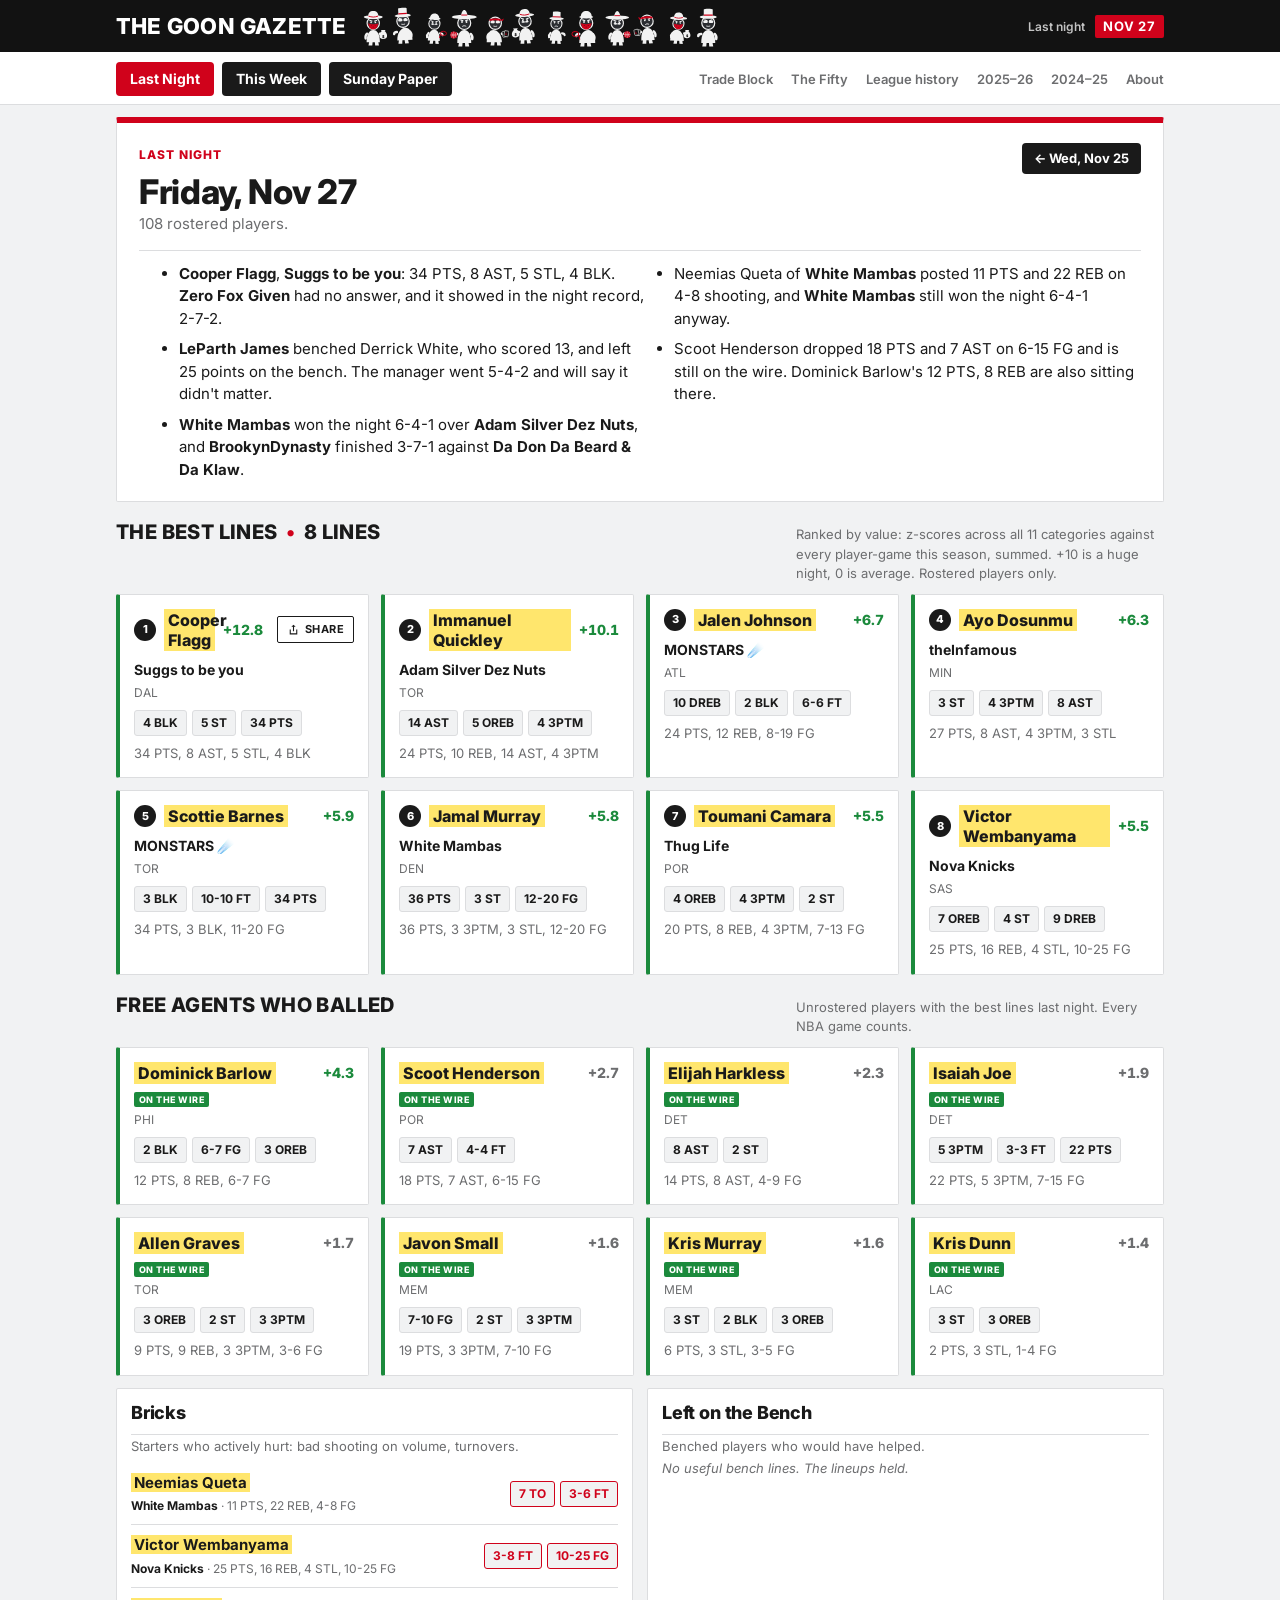
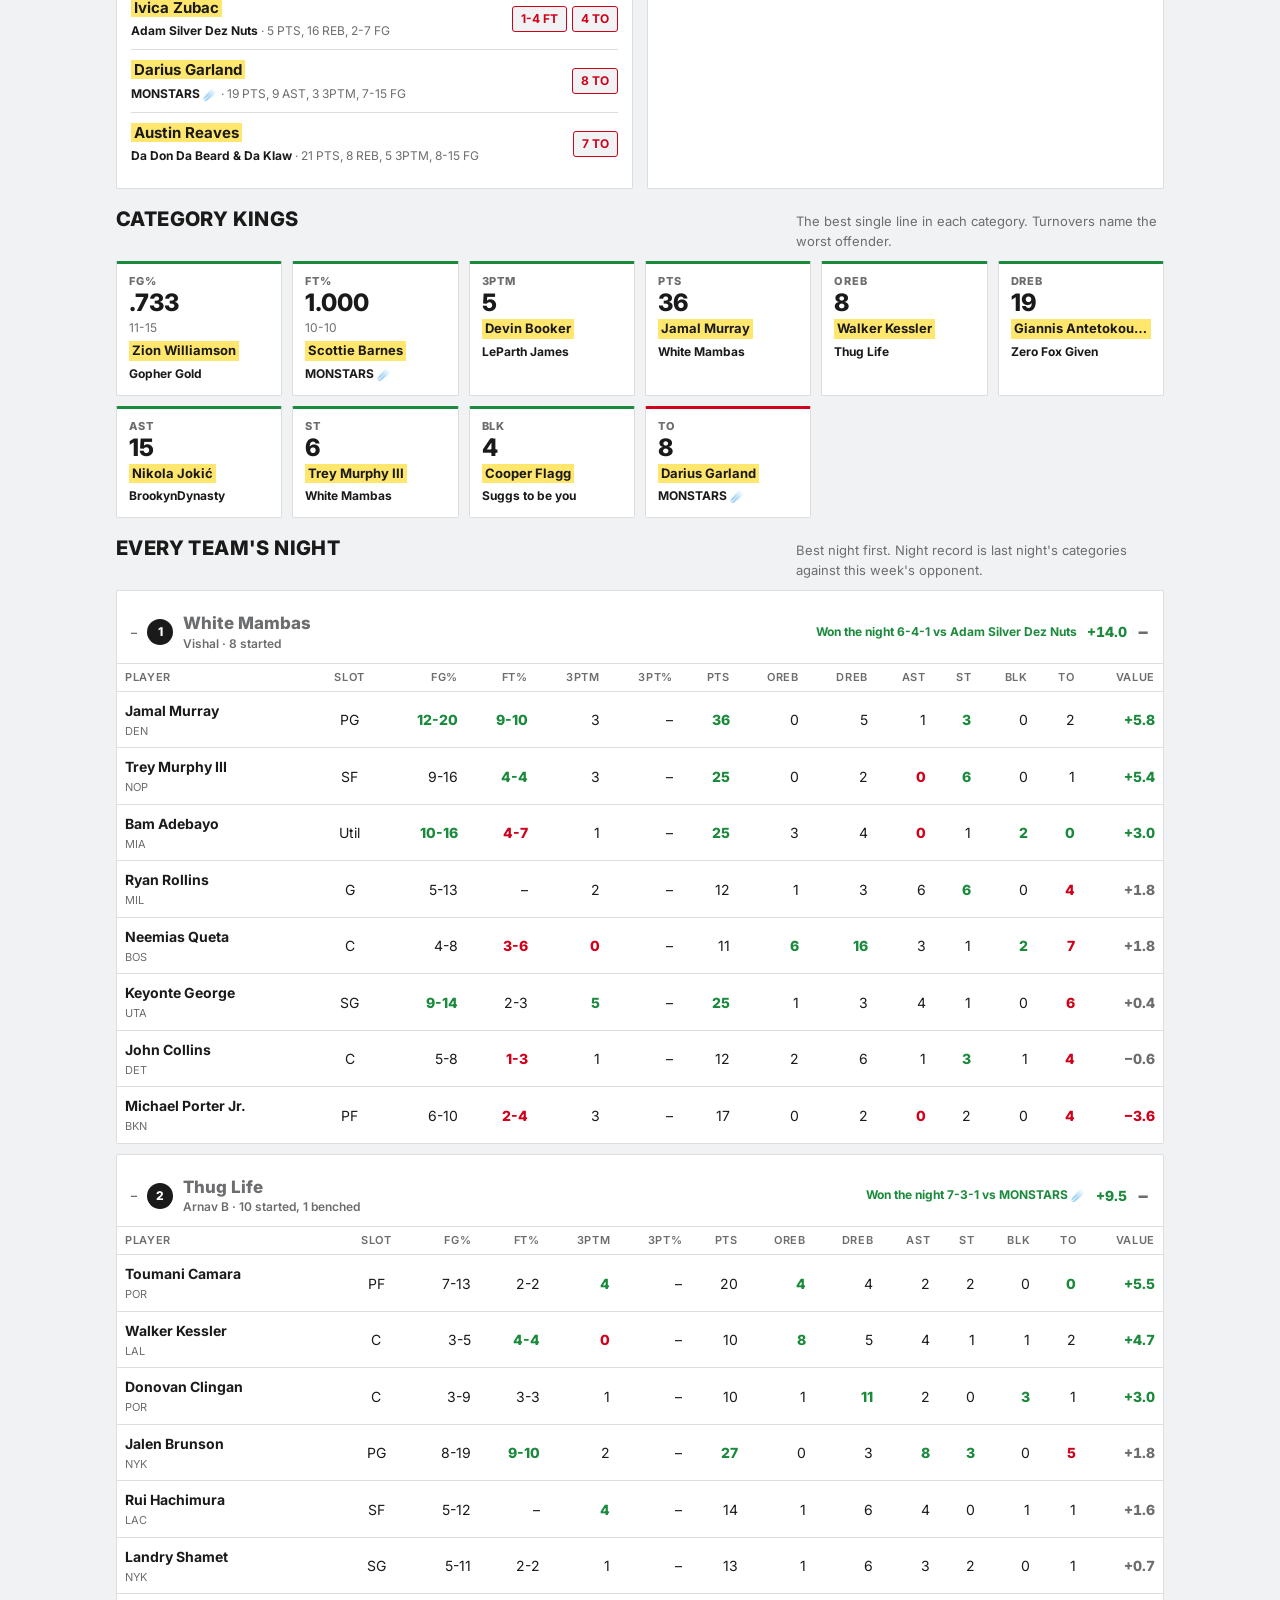
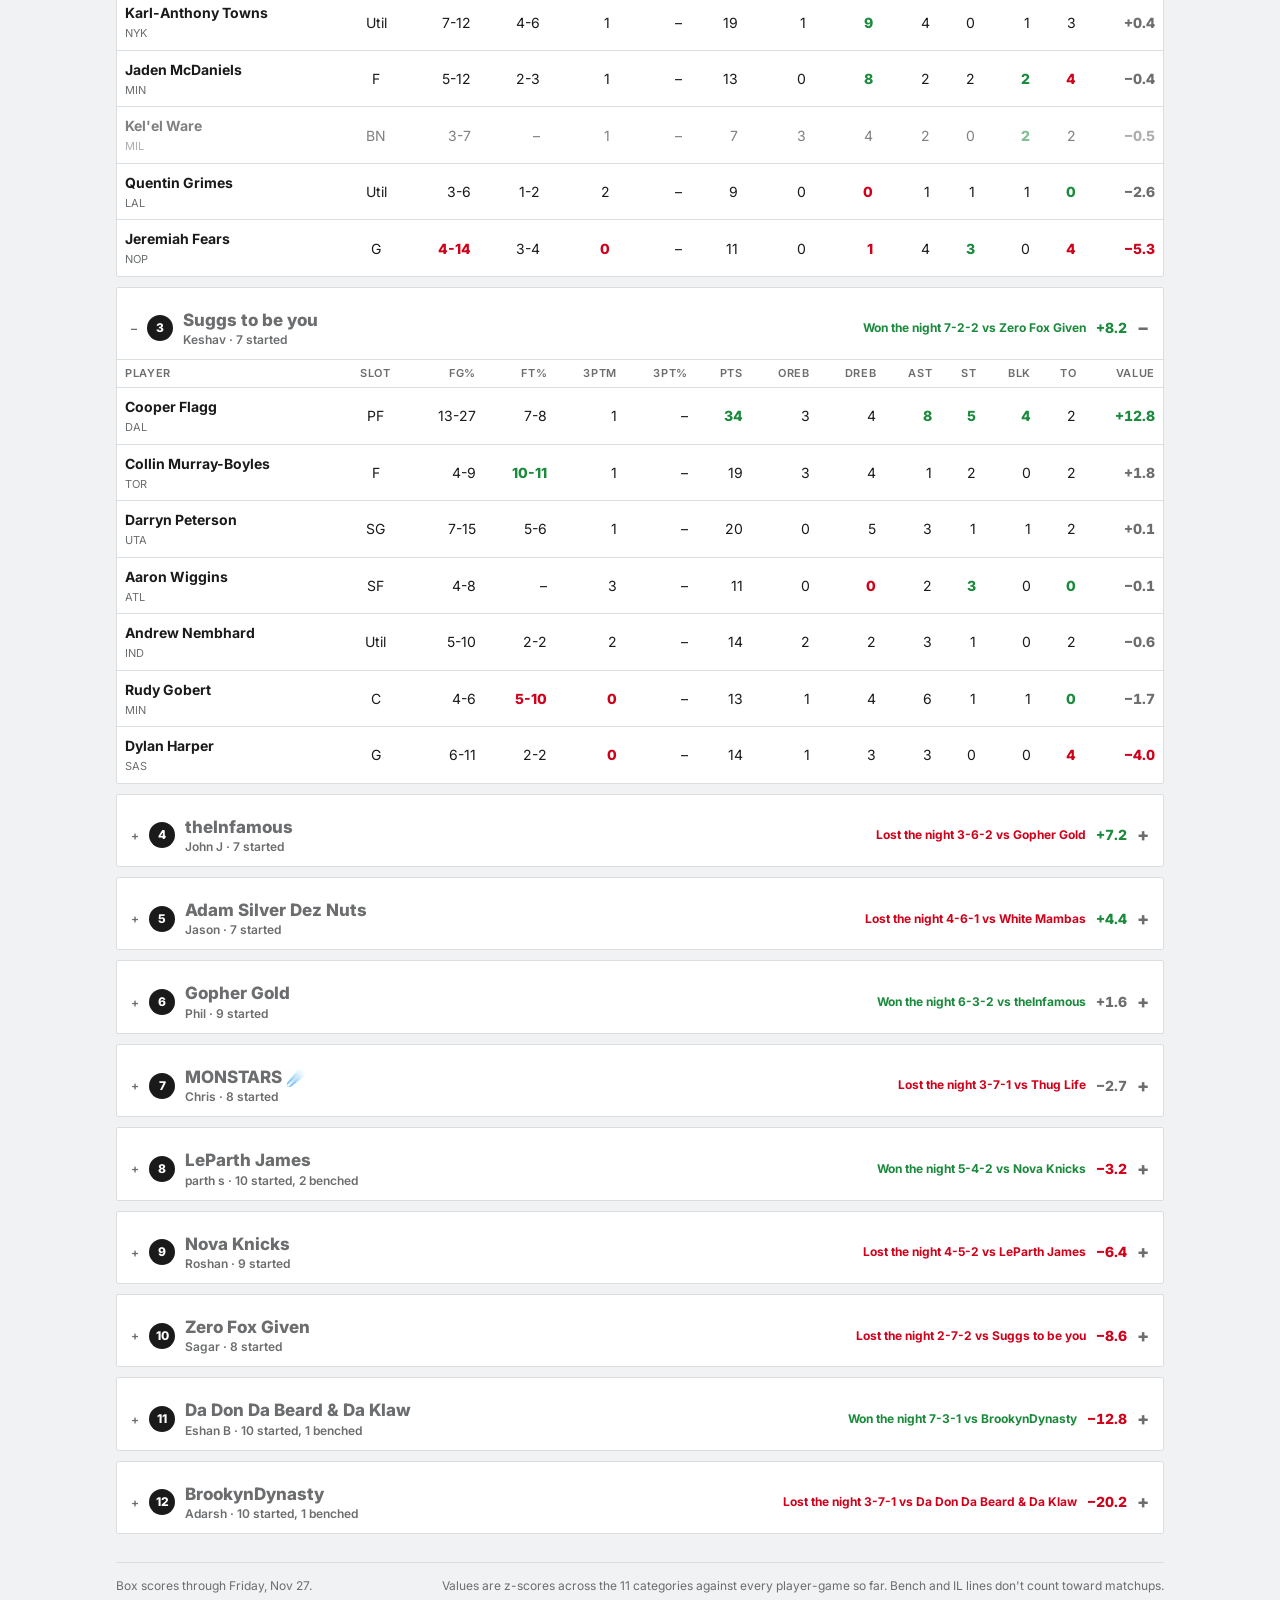
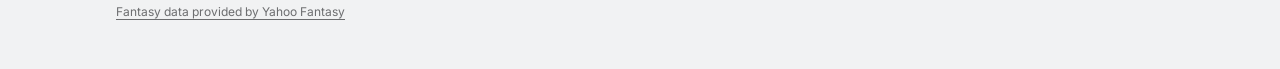
<file: docs/index.html>
<!doctype html>
<html lang="en"><meta charset="utf-8">
<script>/* Landing page is Last Night; the paper lives at index.html#current. ?preview stays here. */(function(){try{var q=location.search;if(!location.hash&&!/(^|[?&])preview(=|&|$)/.test(q)&&!sessionStorage.getItem("gg_preview"))location.replace("night.html"+q);}catch(e){}})();</script>
<title>The Goon Gazette</title>
<meta name="viewport" content="width=device-width, initial-scale=1, viewport-fit=cover">
<link rel="icon" type="image/svg+xml" href="favicon.svg">
<link rel="icon" type="image/png" sizes="32x32" href="favicon-32.png">
<link rel="shortcut icon" href="favicon.ico">
<link rel="apple-touch-icon" href="apple-touch-icon.png">
<meta name="theme-color" content="#121212">
<link rel="preconnect" href="https://fonts.googleapis.com">
<link rel="stylesheet" href="https://fonts.googleapis.com/css2?family=Inter:wght@400;500;600;700;800&display=swap">
<link rel="stylesheet" href="assets/gazette.css?v=ea175ef3">
<link rel="stylesheet" href="themes/fight.css?v=ecaa68de">

<div class="wrap">
  <header class="mast">
    <div class="nameplate"><h1>The Goon Gazette</h1><small id="lg">The daily paper of Ballinwithmygoons</small></div>
    <div class="dateline"><span class="label" id="dl1">Loading</span><span class="big" id="dl2">…</span></div>
  </header>
  <div class="scores" id="scores" aria-label="Scoreboard"></div>
  <nav class="site" id="sitenav" aria-label="Site"></nav>
  <nav class="tabs" aria-label="Sections">
    <a href="#current" data-tab="current" aria-current="true">This Week</a><a href="#gauntlet" data-tab="gauntlet">The Gauntlet</a><a href="#race" data-tab="race">Victory Road</a><a href="#waivers" data-tab="waivers">Waivers</a>
  </nav>

  <div class="banner" id="banner" hidden></div>
  <section id="current" class="panel">
    <div class="front">
      <div class="lead-card">
        <h3 class="card-h" id="sq-h">Squawk Box</h3>
        <div class="sq-lead" id="sq-lead" hidden><h2 id="sq-head"></h2><p id="sq-sub"></p></div>
        <div class="zingers" id="zings"></div>
      </div>
      <aside class="board" id="board" aria-label="Power rank and standings"></aside>
    </div>
    <section class="card lineup" id="lineup" hidden>
      <div class="lu-head"><h3 id="lu-title">The Lineup Card</h3><span class="lu-time" id="lu-time"></span></div>
      <div class="lu-body"><div class="zingers" id="lu-zings"></div><div class="lu-flags" id="lu-flags"></div></div>
    </section>
    <div class="sec-head"><h2 id="cw-title">The Fights</h2><p>Closest fights first. Red categories are clutch: close enough to flip tonight.</p></div>
    <div class="grid2" id="mu"></div>
    <div class="cols2 standouts">
      <div class="list-card"><h3>Managers Who Earned Their Keep</h3><p class="note">Pickups doing the job the draft picks were supposed to do: this week's score with the pickup's stats and without them.</p><div id="cw-plays"></div></div>
      <div class="list-card"><h3>Players Carrying Lazy Rosters</h3><p class="note">Top 10 this week by category value: z-scores across all 11 categories vs every rostered player, summed. +10 is a monster week, 0 is average.</p><div id="cw-players"></div></div>
    </div>
  </section>

  <section id="gauntlet" class="panel" hidden>
    <div class="sec-head"><h2 id="gt-title">The Gauntlet</h2><p id="gt-sub">Your schedule is luck. This is every team against every team, category by category.</p></div>
    <div class="gt-bar"><div class="chips gt-weeks" id="gt-weeks"></div></div>
    <div class="gt-pick"><span class="label">Pick a team</span><div class="chips" id="gt-teams"></div></div>
    <div class="gt-hero" id="gt-hero"></div>
    <p class="how"><b>How it works:</b> your week's category totals played against every other team's, same rules as a real matchup. <b>Legit</b> = winning and beating half the league or more. <b>Gift</b> = winning but beating fewer than half. <b>Robbed</b> = losing but beating more than half. <b>Exposed</b> = losing and beating half or fewer.</p>
    <div class="list-card gt-card"><h3 id="gt-board-h">Vs everyone</h3><p class="note">Every opponent, every category. Tap a row for the full head to head.</p><div class="gt-scroll"><table class="gt-tbl" id="gt-board"></table></div></div>
    <div class="gt-two">
      <div class="list-card gt-card gt-h2h" id="gt-h2h-card"><h3>Head to head <b class="dot">&bull;</b> Any two teams</h3>
        <div class="gt-sel"><select id="gt-a" aria-label="Team"></select><span>vs</span><select id="gt-b" aria-label="Opponent"></select></div>
        <div id="gt-h2h"></div></div>
      <div class="list-card gt-card"><h3>All-play standings</h3><p class="note">Record if you played all 11 teams this week. Gift: winning your real matchup but losing to most of the league. Robbed: the opposite.</p><div class="gt-scroll"><table class="gt-st" id="gt-stand"></table></div></div>
    </div>
  </section>

  <section id="race" class="panel" hidden>
    <div class="sec-head"><h2 id="race-title">Victory Road</h2><p id="race-sub">Who is in, who is praying, who is already planning next year.</p></div>
    <div class="race-strip" id="race-strip"></div>
    <div class="table-wrap"><table class="pr race"><thead><tr><th>#</th><th>Team</th><th class="r">Cat record</th><th class="r">Back</th><th class="r">Vs line</th><th>Playoff odds</th><th class="r">No. 1 seed</th><th class="r">Proj. wins</th></tr></thead><tbody id="rc"></tbody></table></div>
    <p class="how" id="race-how"></p>
  </section>

  <section id="waivers" class="panel" hidden>
    <div class="sec-head"><h2 id="ww-title">Waiver Wire Review</h2><p>Every add and drop from last week, graded on what the pickup actually did. The grades are not kind.</p></div>
    <div class="awards" id="ww-awards"></div>
    <p class="how"><b>How grades work:</b> the pickup's per-game value across all 11 categories since he was added, measured against every rostered player this week. A+ is +4 or better a game, B is break-even, F is below -3. Games played shown beside each add.</p>
    <div class="table-wrap" style="margin-top:14px"><table class="pr"><thead><tr><th>Date</th><th>Team</th><th>Added</th><th class="c">Grade</th><th>Dropped</th></tr></thead><tbody id="ww-moves"></tbody></table></div>
  </section>

  <footer><span id="gen"></span><span>Morning edition by 6am ET. Lineup Card 6:55pm ET. Tonight updates every 30 minutes, 7pm to 1:30am ET.</span><a class="yattr" href="https://basketball.fantasysports.yahoo.com/" target="_blank" rel="noopener">Fantasy data provided by Yahoo Fantasy</a></footer>
</div>

<script src="assets/common.js?v=0d4a5522"></script>
<script>
siteNav("paper");

// section tabs: one panel at a time; the hash remembers which
const TABS = ["current","gauntlet","race","waivers"];
let MYID = null;  // the reader's Yahoo team id (gg_who via polls.json rosters)
function showTab(id, push){
  if (!TABS.includes(id)) id = "current";
  TABS.forEach(t => { $(t).hidden = t !== id; });
  document.querySelectorAll("nav.tabs a").forEach(a => a.setAttribute("aria-current", a.dataset.tab === id ? "true" : "false"));
  if (push) { history.replaceState(null, "", "#" + id); document.querySelector("nav.tabs").scrollIntoView({block: "start"}); }
  else window.scrollTo({top: 0});
  gc.once("tab/" + id);
}
document.querySelectorAll("nav.tabs a").forEach(a => a.addEventListener("click", e => { e.preventDefault(); showTab(a.dataset.tab, true); }));
window.addEventListener("hashchange", () => showTab(location.hash.slice(1), false));
showTab(location.hash.slice(1), false);

let CARDS = null;  // docs/cards/index.json: which share PNGs exist
const tid = tk => String(tk).split(".t.").pop();
const thruDate = a => a.date ? new Date(a.date + "T12:00:00").toLocaleDateString("en-US", {weekday: "short", month: "short", day: "numeric"}) : "today";
function render(a){
  const T = a.teams, nm = tk => esc(T[tk]?.name || tk), mg = tk => esc(T[tk]?.manager || "");
  const cat = {}; a.cats.forEach(c => cat[c.id] = c);
  const fmt = (id, v) => fmtStat(v, cat[id]?.pct);
  const half = v => (Math.round(v * 2) / 2).toString().replace(/\.0$/, "");
  const pct = v => v >= .995 && v < 1 ? ">99%" : v > 0 && v < .005 ? "<1%" : Math.round(v * 100) + "%";
  // early in the season the sims can't tell 63% from 67%: round to the nearest 5 until week 8 (race.coarse)
  const pct5 = v => v >= .975 ? ">95%" : v > 0 && v < .025 ? "<5%" : "~" + Math.round(v * 20) * 5 + "%";

  $("lg").textContent = `The daily paper of ${a.league?.name || "the league"}, ${a.cats.length}-category head-to-head`;
  const d = a.date ? new Date(a.date + "T12:00:00") : new Date();
  $("dl1").textContent = d.toLocaleDateString("en-US", {weekday:"long", month:"short", day:"numeric"});
  $("dl2").textContent = a.preseason ? "Preseason" : `Wk ${a.league?.current_week ?? ""}`;
  if (a.preview){
    const b = $("banner"); b.hidden = false;
    b.innerHTML = `<b>Preview.</b> Your real league, read from Yahoo's pages through ${new Date(a.date + "T12:00:00").toLocaleDateString("en-US", {weekday: "short", month: "short", day: "numeric"})}. Only people with this link see it; everyone else still sees the chains.`;
  }
  if (a.sample){
    if (PREVIEW) { const b = $("banner"); b.hidden = false; b.innerHTML = `<b>Preview.</b> Sample league with made-up teams and numbers, so you can click around. Your real league replaces it the morning after the Yahoo API opens.`; }
    else lockdown();
  }

  const r = a.recap || {};
  if (r.headline && !/ Runs the Town$/.test(r.headline)) {  // the template fallback has no real headline
    $("sq-head").textContent = r.headline;
    $("sq-sub").textContent = r.subhead || "";
    $("sq-sub").hidden = !r.subhead;
    $("sq-lead").hidden = false;
  }
  if (a.live?.copy) $("sq-h").innerHTML = `Squawk Box <b class="dot">&bull;</b> <span class="live-tag">${a.live.final ? "Tonight final" : "Live " + esc(a.live.as_of)}</span>`;
  $("zings").innerHTML = (r.zingers || []).slice(0, 8).map(z => `<div class="zing"><b>${esc(z.team)}</b><span>${esc(z.line)}</span></div>`).join("");

  // rank board: the Gazette's power rank 1-12, with the Yahoo standing beside it
  const standBy = a.standings || {};
  const power = [...(a.power || [])].sort((x, y) => x.rank - y.rank);
  if (power.length){
    $("board").innerHTML = `<h3>Power rank and standings</h3><table>
      <thead><tr><th>Power</th><th>Team</th><th>Yahoo</th><th>Move</th></tr></thead><tbody>` +
      power.map(p => {
        const s = standBy[p.team] || {};
        const mv = p.move == null || p.move === 0 ? `<td class="d eq">&#8594;</td>` : `<td class="d ${p.move > 0 ? "up" : "dn"}">${p.move > 0 ? "&#8593;" : "&#8595;"}${Math.abs(p.move)}</td>`;
        return `<tr><td class="p num">${p.rank}</td><td class="n">${nm(p.team)}<small>${s.w ?? "–"}-${s.l ?? "–"}${s.t ? "-" + s.t : ""}</small></td><td class="y num">${s.rank ?? "–"}</td>${mv}</tr>`;
      }).join("") + `</tbody></table>
      <p class="how"><b>How it works:</b> power rank is 70% season category totals and 30% last week's, scored across all ${a.cats.length} categories. Yahoo is the real standings. Move is since the last paper. Games through ${thruDate(a)}.</p>`;
  }

  // 1. race to the championship
  const R = a.race;
  if (R && R.rows.length){
    const n = R.playoff_teams;
    $("race-title").innerHTML = `Victory Road <b class="dot">&bull;</b> ${R.weeks_left} week${R.weeks_left === 1 ? "" : "s"} left <b class="dot">&bull;</b> ${n} playoff spots`;
    const op = R.coarse ? pct5 : pct;
    $("race-sub").textContent = `Top ${n} make the playoffs. Games through ${R.through ? thruDate({date: R.through}) : thruDate(a)}${R.through ? `, re-run after ${R.after === "final" ? "the last game" : "the late games"}` : ""}.`;
    $("race-how").innerHTML = `<b>How it works:</b> ${R.sims.toLocaleString()} simulated seasons of the remaining schedule, each category decided by the two teams' all-play strength so far. Odds move is since the ${R.through ? "morning " : "last "}paper.${R.coarse ? ` Rounded to the nearest 5 until week 8: ${R.week ? R.week - 1 : "a few"} week${R.week === 2 ? "" : "s"} of games can't tell 63% from 67%.` : ""}`;
    const bubble = R.rows.filter(x => x.playoff_odds >= .2 && x.playoff_odds <= .8).length;
    const locks = R.rows.filter(x => x.playoff_odds >= .99).length;
    $("race-strip").innerHTML = [["Weeks left", R.weeks_left], ["Playoff spots", n], ["Near locks", locks], ["On the bubble", bubble]]
      .map(([k, v]) => `<div><span class="label">${k}</span><b class="num">${v}</b></div>`).join("");
    $("rc").innerHTML = R.rows.map((x, i) => {
      const line = x.vs_line <= 0 ? `<span class="delta up">${x.vs_line === 0 ? "on it" : "+" + half(-x.vs_line)}</span>` : `<span class="delta dn">−${half(x.vs_line)}</span>`;
      const mv = x.odds_move == null || Math.abs(x.odds_move) < .01 ? "" : `<span class="mv ${x.odds_move > 0 ? "up" : "dn"}">${x.odds_move > 0 ? "▲" : "▼"}${Math.round(Math.abs(x.odds_move) * 100)}</span>`;
      const sep = i === n ? `<tr class="po-line"><td colspan="8"><span>Playoff line</span></td></tr>` : "";
      return `${sep}<tr class="${i < n ? "in" : "out"}"><td class="rk">${x.rank}</td>
        <td class="tm"><b>${nm(x.team)}</b><small>${mg(x.team)}</small></td>
        <td class="num r">${x.w}-${x.l}-${x.t}</td><td class="num r">${x.back ? half(x.back) : "–"}</td><td class="num r">${line}</td>
        <td><div class="odds"><div class="bar"><i style="width:${Math.max(2, x.playoff_odds * 100)}%"></i></div><span class="num">${op(x.playoff_odds)}</span>${mv}</div></td>
        <td class="num r">${op(x.top_seed_odds)}</td><td class="num r">${x.proj_w}</td></tr>`;
    }).join("");
  } else {
    $("rc").innerHTML = `<tr><td colspan="8" class="empty">The race starts after week 1.</td></tr>`;
  }

  // 2. matchups, closest first
  const started = m => m.cats.some(c => c.a || c.b);
  const isMine = m => MYID != null && (m.a.endsWith(".t." + MYID) || m.b.endsWith(".t." + MYID));
  const tier = m => {
    if (!started(m)) return [2, "Not started"];
    const gap = Math.abs(m.score[0] - m.score[1]), sw = m.cats.filter(c => c.swing).length;
    if (gap <= 1 && sw >= 1) return [0, "Down to the wire"];
    if (gap <= 1) return [0, "Dead even"];
    if (gap <= 3 && sw >= 2) return [1, "Heating up"];
    if (gap <= 3) return [1, "Trading punches"];
    if (gap <= 5) return [3, "Slipping away"];
    return [4, "Getting embarrassed"];
  };
  const closeness = m => Math.abs(m.score[0] - m.score[1]) - 0.4 * m.cats.filter(c => c.swing).length;
  const ordered = [...a.matchups].sort((x, y) => (isMine(y) - isMine(x)) || closeness(x) - closeness(y));
  const short = tk => { const n = T[tk]?.name || tk; return n.length > 16 ? n.slice(0, 15).trim() + "…" : n; };
  $("scores").innerHTML = ordered.map((m, i) => {
    const [tl, tt] = tier(m), aw = m.score[0] > m.score[1], bw = m.score[1] > m.score[0];
    return `<a href="#current" data-mu="${i}" class="${isMine(m) ? "mine" : ""}"><span class="st ${tl <= 1 ? "live" : tl === 2 ? "off" : ""}">${isMine(m) ? "Your fight" : tt}</span>
      <span class="tm ${aw ? "w" : ""}">${esc(short(m.a))}</span><span class="sc ${bw ? "l" : ""} num">${m.score[0]}</span>
      <span class="tm ${bw ? "w" : ""}">${esc(short(m.b))}</span><span class="sc ${aw ? "l" : ""} num">${m.score[1]}</span></a>`;
  }).join("");
  document.querySelectorAll("#scores a").forEach(el => el.addEventListener("click", e => {
    e.preventDefault(); showTab("current", true);
    document.getElementById("mu-" + el.dataset.mu)?.scrollIntoView({behavior: "smooth", block: "start"});
  }));
  $("mu").innerHTML = ordered.length ? ordered.map((m, i) => {
    const [tl, tt] = tier(m), mine = isMine(m);
    const row = c => `<tr class="${c.swing?"sw":""}"><td class="v va ${c.lead==="a"?"lead":""}">${fmt(c.cat,c.a)}</td><td class="c">${esc(cat[c.cat]?.name)}</td><td class="v vb ${c.lead==="b"?"lead":""}">${fmt(c.cat,c.b)}</td></tr>`;
    const sw = m.cats.filter(c => c.swing), rest = m.cats.filter(c => !c.swing);
    return `<article class="mu${mine ? " mine" : ""}" id="mu-${i}">
      <div class="mu-tier"><span class="tier t${tl}">${mine ? `Your fight <b class="dot">&bull;</b> ${tt}` : tt}</span>${shareBtn(a.live?.matchups ? null : CARDS?.matchups?.[`${tid(m.a)}-${tid(m.b)}`], "matchup", `${T[m.a]?.name} ${m.score[0]}-${m.score[1]} ${T[m.b]?.name}, week ${a.league?.current_week}. goongazette.com`)}</div>
      <div class="mu-top"><div class="mu-team">${nm(m.a)}<small>${mg(m.a)}</small></div>
      <div class="mu-score">${m.score[0]}–${m.score[1]}${m.score[2]?`<span class="t">–${m.score[2]}</span>`:""}</div>
      <div class="mu-team b">${nm(m.b)}<small>${mg(m.b)}</small></div></div>
      <div class="hp" aria-hidden="true"><i class="a" style="flex:${m.score[0]||0.2}"></i><i class="t" style="flex:${m.score[2]||0.0001}"></i><i class="b" style="flex:${m.score[1]||0.2}"></i></div>
      <table class="cats">${sw.map(row).join("")}</table>
      <details><summary><span class="c-all">All ${m.cats.length} categories</span><span class="c-sw">Clutch categories</span></summary><table class="cats">${rest.map(row).join("")}</table></details>
    </article>`;
  }).join("") : `<p class="empty">No matchups yet.</p>`;

  // tonight's lineup card (evening edition)
  const TN = a.tonight;
  if (TN){
    $("lineup").hidden = false;
    if (!document.body.classList.contains("season-locked")) {  // sample card behind the chains: don't count it or label it
      gc.once("view/lineup-card");
      $("dl1").textContent += ", evening edition";
    }
    $("lu-title").innerHTML = `${esc(TN.headline || "The Lineup Card")} <b class="dot">&bull;</b> Tonight`;
    $("lu-time").textContent = `Lineups as of ${new Date(TN.generated_at).toLocaleTimeString("en-US", {hour: "numeric", minute: "2-digit"})}`;
    $("lu-zings").innerHTML = (TN.zingers || []).map(z => `<div class="zing"><b>${esc(z.team)}</b><span>${esc(z.line)}</span></div>`).join("") || `<p class="empty">Everyone set a clean lineup. Suspicious.</p>`;
    const flags = Object.entries(TN.lineups || {}).map(([tk, v]) => {
      const bits = [];
      v.benched_with_game.forEach(p => bits.push(`<span class="chip r">Benched: ${esc(p)}</span>`));
      v.starting_out.forEach(p => bits.push(`<span class="chip r">Starting ${esc(p.status)}: ${esc(p.player)}</span>`));
      if (v.empty_slots) bits.push(`<span class="chip r">${v.empty_slots} empty slot${v.empty_slots > 1 ? "s" : ""}</span>`);
      (TN.moves_today || []).filter(m => m.team === tk && m.kind === "add").forEach(m => bits.push(`<span class="chip g">Added ${esc(m.player)}</span>`));
      return bits.length ? `<div class="lu-row"><b>${nm(tk)}</b><div>${bits.join("")}</div></div>` : "";
    }).join("");
    $("lu-flags").innerHTML = flags || `<p class="empty">No lineup crimes detected tonight.</p>`;
  }

  // standouts: top players and waiver plays
  const PL = a.players || {};
  const catLabel = id => esc(cat[id]?.name);
  const statChip = (ln, id) => {
    const v = ln[id];
    if (v == null) return "";
    return `<span class="chip">${Array.isArray(v) ? fmtPct(v[0]) : Math.round(v)} ${catLabel(id)}</span>`;
  };
  const playerRows = list => list?.length ? list.map((x, i) => `<div class="prow"><span class="pr-rank">${i + 1}</span>
      <div class="pr-main"><b>${esc(x.name)}</b><small>${nm(x.team)} · ${x.games} game${x.games === 1 ? "" : "s"}</small>
      <div>${x.best.map(id => statChip(x.line, id)).join("")}</div></div>
      <span class="pr-val num">${x.value > 0 ? "+" : ""}${x.value.toFixed(1)}</span></div>`).join("")
    : `<p class="empty">No games yet.</p>`;
  const acqText = q => {
    const dt = new Date(q.date + "T12:00:00").toLocaleDateString("en-US", {month: "short", day: "numeric"});
    return `Added ${dt}${q.source === "waivers" ? " off waivers" : " as a free agent"}${q.faab ? ` for $${q.faab}` : ""}`;
  };
  const sc = s => `${s[0]}–${s[1]}${s[2] ? "–" + s[2] : ""}`;
  const playRows = (list, live) => list?.length ? list.map((x, i) => {
    const sw = x.flipped;
    return `<div class="play">
      <div class="play-top"><span class="play-rank">${i + 1}</span>
        <div class="play-who"><b>${nm(x.team)}</b><small>${mg(x.team)} picked up</small></div>
        <div class="play-player"><b>${esc(x.name)}</b><small>${acqText(x.acquired)}</small></div></div>
      <div class="ww"><div class="ww-cell"><span class="label">With him</span><b class="num">${sc(x.score)}</b></div>
        <div class="ww-cell"><span class="label">Without him</span><b class="num">${sc(x.without)}</b></div>
        <div class="ww-cell verdict ${sw ? "flip" : ""}"><span class="label">${live ? "Right now" : "Result"}</span><b>${sw ? (live ? "Swinging it" : "Swung it") : `+${x.net} cat${x.net > 1 ? "s" : ""}`}</b></div></div>
      <div class="play-cats"><span class="label">Impact</span>${x.swung.map(id => `<span class="chip g">${catLabel(id)}</span>`).join("")}<small class="muted">vs ${nm(x.opp)}</small></div>
    </div>`;
  }).join("") : `<p class="empty">No pickups have swung a matchup ${live ? "yet" : "this week"}.</p>`;
  $("cw-players").innerHTML = playerRows(PL.current?.top_players);
  $("cw-plays").innerHTML = playRows(PL.current?.top_plays, true);

  // waiver wire review
  const WW = PL.waiver;
  const grade = v => v == null ? "–" : v >= 4 ? "A+" : v >= 2 ? "A" : v >= 1 ? "B+" : v >= 0 ? "B" : v >= -1.5 ? "C" : v >= -3 ? "D" : "F";
  const gcls = v => v == null ? "" : v >= 1 ? "g-good" : v >= -1.5 ? "g-mid" : "g-bad";
  if (WW){
    $("ww-title").innerHTML = `Waiver Wire <b class="dot">&bull;</b> Week ${WW.week} <b class="dot">&bull;</b> ${WW.total_adds} add${WW.total_adds === 1 ? "" : "s"} this week`;
    const adds = WW.moves.flatMap(m => m.adds.map(x => ({...x, team: m.team, date: m.date})));
    const played = adds.filter(x => x.games > 0);
    const box = (label, player, team, g, extra, hot) => `<div class="award ${hot ? "hot" : ""}"><span class="label">${label}</span>
      <h3>${player ? `<mark>${esc(player)}</mark>` : "–"}</h3>
      <p>${team ? `<b>${nm(team)}</b>` : ""}${g != null ? ` <span class="gr">Grade <b class="${gcls(g)}">${grade(g)}</b></span>` : ""}${extra ? `<br>${extra}` : ""}</p></div>`;
    const gp = n => `${n} game${n === 1 ? "" : "s"}`;
    const aw = [];
    if (WW.best_pickup) aw.push(box("Pickup of the week", WW.best_pickup.player, WW.best_pickup.team, WW.best_pickup.pg, gp(WW.best_pickup.games), true));
    const worst = [...played].sort((x, y) => x.pg - y.pg)[0];
    if (worst && worst.pg < 0) aw.push(box("Waiver wire crime", worst.player, worst.team, worst.pg, gp(worst.games)));
    if (WW.splash) aw.push(box("Biggest FAAB splash", WW.splash.player, WW.splash.team, WW.splash.pg, `$${WW.splash.faab} of budget`));
    const bargain = [...played].filter(x => !x.faab).sort((x, y) => y.pg - x.pg)[0];
    if (bargain && bargain.pg > 0) aw.push(box("Bargain of the week", bargain.player, bargain.team, bargain.pg, `Free, ${gp(bargain.games)}`));
    if (WW.trash) aw.push(box("One man's trash", WW.trash.player, WW.trash.now, WW.trash.value, `Dropped by ${nm(WW.trash.dropped_by)}, ${gp(WW.trash.games)}`));
    if (WW.busiest) aw.push(`<div class="award"><span class="label">Busiest GM</span><h3>${nm(WW.busiest.team)}</h3><p><b>${WW.busiest.adds} adds</b> in one week</p></div>`);
    const workhorse = [...played].sort((x, y) => y.games - x.games || y.pg - x.pg)[0];
    if (workhorse && workhorse !== bargain) aw.push(box("Most games played", workhorse.player, workhorse.team, workhorse.pg, gp(workhorse.games)));
    const movers = new Set(WW.moves.map(m => m.team));
    const quiet = Object.keys(T).filter(tk => !movers.has(tk));
    if (quiet.length) aw.push(`<div class="award"><span class="label">Asleep at the wheel</span><h3>${quiet.length} team${quiet.length === 1 ? "" : "s"}</h3><p>Not one move: <b>${quiet.slice(0, 3).map(nm).join(", ")}</b>${quiet.length > 3 ? ` and ${quiet.length - 3} more` : ""}</p></div>`);
    const streamer = (() => { const c = {}; adds.filter(x => x.games <= 1).forEach(x => c[x.team] = (c[x.team] || 0) + 1); const t = Object.entries(c).sort((a, b) => b[1] - a[1])[0]; return t && t[1] >= 2 ? t : null; })();
    if (aw.length < 8 && streamer) aw.push(`<div class="award"><span class="label">Rental car GM</span><h3>${nm(streamer[0])}</h3><p><b>${streamer[1]} one-game rentals</b></p></div>`);
    $("ww-awards").innerHTML = aw.slice(0, 8).join("");
    $("ww-moves").innerHTML = WW.moves.length ? WW.moves.map(m => {
      const dt = new Date(m.date + "T12:00:00").toLocaleDateString("en-US", {weekday: "short", month: "short", day: "numeric"});
      const add = m.adds.map(x => `<b>${esc(x.player)}</b><small class="muted"> ${x.source === "waivers" ? "waivers" : "FA"}${x.faab ? " $" + x.faab : ""} · ${x.games} gp</small>`).join("<br>") || "–";
      const g = m.adds.map(x => `<span class="badge ${gcls(x.pg)}">${grade(x.pg)}</span>`).join(" ") || "–";
      const drop = m.drops.map(x => esc(x.player)).join(", ") || "–";
      return `<tr><td class="num">${dt}</td><td class="tm"><b>${nm(m.team)}</b></td><td>${add}</td><td class="c">${g}</td><td class="muted">${drop}</td></tr>`;
    }).join("") : `<tr><td colspan="5" class="empty">No waiver activity last week.</td></tr>`;
  } else {
    $("ww-awards").innerHTML = `<p class="empty">Waiver review starts after week 1.</p>`;
  }

  $("cw-title").innerHTML = `The Fights <b class="dot">&bull;</b> Week ${a.league?.current_week ?? ""}${a.live?.matchups ? ` <b class="dot">&bull;</b> <span class="live-tag">${a.live.final ? "Tonight final" : "Live " + esc(a.live.as_of)}</span>` : ""}`;

  gauntlet(a);

  $("gen").textContent = a.generated_at ? `Updated ${new Date(a.generated_at).toLocaleString("en-US",{month:"short",day:"numeric",hour:"numeric",minute:"2-digit"})}` : "";
}

// The Gauntlet: every team against every team, every category (data: a.gauntlet, from stats.gauntlet)
function gauntlet(a){
  const G = a.gauntlet, T = a.teams;
  if (!G || !G.weeks?.length){ $("gt-hero").innerHTML = `<p class="empty">The Gauntlet opens once the first games are in.</p>`; return; }
  const DISP = {};  // display names from polls.json (Yahoo nicknames like "parth s" otherwise)
  const nm = tk => esc(T[tk]?.name || tk), mg = tk => esc(DISP[tk] || T[tk]?.manager || "");
  const cats = a.cats, CAT = Object.fromEntries(cats.map(c => [c.id, c]));
  const cmp = (x, y, c) => x == null || y == null ? 0 : Math.abs(x - y) < (c.pct ? 1e-4 : 1e-9) ? 0 : (x > y ? 1 : -1) * (c.hb ? 1 : -1);
  const sc = s => `${s[0]}-${s[1]}${s[2] ? "-" + s[2] : ""}`;
  const store = { get: k => { try { return localStorage.getItem(k); } catch (e) { return null; } }, set: (k, v) => { try { localStorage.setItem(k, v); } catch (e) {} } };
  const S = { w: G.weeks.length - 1, me: null, b: null };

  function play(L){  // every pair, every category
    const teams = Object.keys(L), res = {};
    teams.forEach(t => {
      res[t] = { vs: {}, rec: [0, 0, 0], cat: [0, 0, 0], byCat: Object.fromEntries(cats.map(c => [c.id, [0, 0, 0]])) };
      teams.forEach(o => {
        if (o === t) return;
        const cells = cats.map(c => cmp(L[t][c.id], L[o][c.id], c)), s = [0, 0, 0];
        cells.forEach((r, i) => { const k = r > 0 ? 0 : r < 0 ? 1 : 2; s[k]++; res[t].cat[k]++; res[t].byCat[cats[i].id][k]++; });
        res[t].vs[o] = { cells, s };
        res[t].rec[s[0] > s[1] ? 0 : s[1] > s[0] ? 1 : 2]++;
      });
    });
    return res;
  }
  const apw = r => r.rec[0] + r.rec[2] / 2, catPct = r => (r.cat[0] + r.cat[2] / 2) / ((r.cat[0] + r.cat[1] + r.cat[2]) || 1);
  const verdict = (real, r, n) => {
    if (!real) return null;
    const won = real.s[0] > real.s[1], lost = real.s[1] > real.s[0], half = n / 2, w = apw(r);
    if (won) return w >= half ? ["Legit", "g-good"] : ["Gift", "g-mid"];
    if (lost) return w > half ? ["Robbed", "g-blue"] : ["Exposed", "g-bad"];
    return ["Even", ""];
  };

  // a manager's own team, from the name they signed on Picks or the Trade Block
  getJSON("data/polls.json").then(c => {
    const byId = Object.fromEntries((c.managers || []).map(m => [m.id, m.name])), keyOf = id => Object.keys(T).find(tk => tk.endsWith(".t." + id));
    Object.entries(c.rosters?.teams || {}).forEach(([mid, r]) => { const k = keyOf(r.team_id); if (k && byId[mid]) DISP[k] = byId[mid]; });
    const R = c.rosters?.teams?.[store.get("gg_who")];
    if (R && !store.get("gg_gt")) { const k = keyOf(R.team_id); if (k) S.me = k; }
    draw();
  }).catch(() => {});
  const saved = store.get("gg_gt");
  if (saved) S.me = Object.keys(T).find(tk => tk.endsWith(".t." + saved)) || null;

  function draw(){
    const W = G.weeks[S.w], L = W.lines, R = play(L), teams = Object.keys(L), n = teams.length - 1;
    const order = [...teams].sort((x, y) => apw(R[y]) - apw(R[x]) || catPct(R[y]) - catPct(R[x]) || (T[x]?.name || "").localeCompare(T[y]?.name || ""));
    if (!S.me || !L[S.me]) S.me = order[0];
    const me = S.me, my = R[me], opp = W.opp[me], real = opp ? my.vs[opp] : null;
    if (!S.b || S.b === me || !L[S.b]) S.b = opp && L[opp] ? opp : order.find(t => t !== me);
    const thru = W.through ? new Date(W.through + "T12:00:00").toLocaleDateString("en-US", {weekday: "short", month: "short", day: "numeric"}) : "";

    $("gt-title").innerHTML = `The Gauntlet <b class="dot">&bull;</b> Week ${W.week}${W.live ? ` <b class="dot">&bull;</b> Live` : ""}`;
    $("gt-sub").textContent = W.live ? `Your schedule is luck. This is every team against every team, category by category, with games through ${thru}${W.tonight ? " (live)" : ""}. Updates every 30 minutes on game nights.`
      : `Week ${W.week} is final. Every team against every team, category by category.`;
    $("gt-weeks").innerHTML = G.weeks.length > 1 ? G.weeks.map((w, i) => `<button class="chip${i === S.w ? " on" : ""}" data-w="${i}">Week ${w.week}${w.live ? " (live)" : ""}</button>`).reverse().join("") : "";
    $("gt-teams").innerHTML = order.map(t => `<button class="chip${t === me ? " on" : ""}" data-t="${t}">${mg(t) || nm(t)}</button>`).join("");

    // the verdict on the picked team
    const v = verdict(real, my, n), w = my.rec[0], l = my.rec[1], rank = order.indexOf(me) + 1;
    const bc = cats.map(c => ({ c, s: my.byCat[c.id] })), best = [...bc].sort((x, y) => (y.s[0] + y.s[2] / 2) - (x.s[0] + x.s[2] / 2))[0], worst = [...bc].sort((x, y) => (x.s[0] + x.s[2] / 2) - (y.s[0] + y.s[2] / 2))[0];
    const up = real && real.s[0] > real.s[1], down = real && real.s[1] > real.s[0];
    const realTxt = !real ? "" : W.live ? `${up ? "Up" : down ? "Down" : "Tied"} ${sc(real.s)} ${up ? "on" : down ? "to" : "with"} <b>${nm(opp)}</b>` : `${up ? "Beat" : down ? "Lost to" : "Tied"} <b>${nm(opp)}</b> ${sc(real.s)}`;
    const roast = !v ? "" : {
      Legit: `And beats ${w} of ${n}. No luck involved, unfortunately for everyone else.`,
      Gift: `But loses to ${l} of ${n}. The schedule is doing the heavy lifting.`,
      Robbed: `Yet beats ${w} of ${n}. Drew the wrong opponent at the wrong time.`,
      Exposed: `And loses to ${l} of ${n}. Not unlucky. Just bad.`,
      Even: `Beats ${w} of ${n}, loses to ${l}. Perfectly mediocre.`
    }[v[0]];
    $("gt-hero").innerHTML = `<div class="award hot gt-v">
      <div class="gt-vtop"><span class="label">${nm(me)} <small>${mg(me)}</small></span>${v ? `<span class="badge ${v[1]}">${v[0]}</span>` : ""}${shareBtn(!W.tonight && CARDS?.gauntlet_week === W.week ? CARDS?.gauntlet?.[tid(me)] : null, "gauntlet", `${T[me]?.name} beats ${w} of ${n} in The Gauntlet, week ${W.week}. goongazette.com/index.html#gauntlet`)}</div>
      <h3>Beats ${w} of ${n}${my.rec[2] ? `, ties ${my.rec[2]}` : ""}</h3>
      <p>${realTxt}${realTxt ? ". " : ""}${esc(roast)}</p>
      <div class="gt-facts"><span><i>All-play rank</i><b>${ordinal(rank)} of ${n + 1}</b></span><span><i>Category record</i><b>${sc(my.cat)}</b></span>
        <span><i>Owns</i><b>${esc(best.c.name)} ${sc(best.s)}</b></span><span><i>Bullied in</i><b>${esc(worst.c.name)} ${sc(worst.s)}</b></span></div></div>`;

    // vs everyone, every category
    $("gt-board-h").innerHTML = `${nm(me)} vs everyone <b class="dot">&bull;</b> Week ${W.week}`;
    const rows = teams.filter(t => t !== me).sort((x, y) => (t => t === opp ? -1 : 0)(x) - (t => t === opp ? -1 : 0)(y) || (my.vs[y].s[0] - my.vs[y].s[1]) - (my.vs[x].s[0] - my.vs[x].s[1]));
    const cell = r => r > 0 ? `<td class="cw">W</td>` : r < 0 ? `<td class="cl">L</td>` : `<td class="ct">T</td>`;
    const res = s => s[0] > s[1] ? "w" : s[1] > s[0] ? "l" : "t";
    $("gt-board").innerHTML = `<thead><tr><th class="tm">Opponent</th><th class="s">Score</th>${cats.map(c => `<th>${esc(c.name)}</th>`).join("")}</tr></thead><tbody>` +
      rows.map(o => { const x = my.vs[o]; return `<tr data-o="${o}" class="${o === opp ? "real" : ""}${o === S.b ? " pick" : ""}" tabindex="0"><td class="tm"><b>${nm(o)}</b><small>${mg(o)}${o === opp ? ` <i class="gt-real">Real matchup</i>` : ""}</small></td><td class="s ${res(x.s)}">${sc(x.s)}</td>${x.cells.map(cell).join("")}</tr>`; }).join("") +
      `</tbody><tfoot><tr><td class="tm">Won vs the field</td><td class="s">${sc(my.rec)}</td>${cats.map(c => { const s = my.byCat[c.id], p = (s[0] + s[2] / 2) / n; return `<td class="${p >= .67 ? "fw" : p <= .33 ? "fl" : "fm"}">${s[0]}</td>`; }).join("")}</tr></tfoot>`;

    // head to head
    const opt = sel => order.map(t => `<option value="${t}"${t === sel ? " selected" : ""}>${esc(T[t]?.name || t)} (${mg(t)})</option>`).join("");
    $("gt-a").innerHTML = opt(me); $("gt-b").innerHTML = opt(S.b);
    const h = R[me].vs[S.b] || { cells: [], s: [0, 0, 0] }, isReal = S.b === opp;
    $("gt-h2h").innerHTML = `<div class="mu-top gt-mt"><div class="mu-team">${nm(me)}<small>${mg(me)}</small></div>
        <div class="mu-score">${h.s[0]}–${h.s[1]}${h.s[2] ? `<span class="t">–${h.s[2]}</span>` : ""}</div>
        <div class="mu-team b">${nm(S.b)}<small>${mg(S.b)}</small></div></div>
      <p class="gt-hn">${isReal ? "This is the real matchup." : real ? `Real matchup: ${sc(real.s)} vs ${nm(opp)}. This one would be ${h.s[0] > h.s[1] ? "a win" : h.s[1] > h.s[0] ? "a loss" : "a tie"}.` : ""}</p>
      <table class="cats">${cats.map((c, i) => { const r = h.cells[i]; return `<tr><td class="v va ${r > 0 ? "lead" : ""}">${fmtStat(L[me][c.id], c.pct)}</td><td class="c">${esc(c.name)}</td><td class="v vb ${r < 0 ? "lead" : ""}">${fmtStat(L[S.b][c.id], c.pct)}</td></tr>`; }).join("")}</table>`;

    // all-play standings
    $("gt-stand").innerHTML = `<thead><tr><th>#</th><th class="tm">Team</th><th class="r">All-play</th><th class="r">Cat %</th><th class="r">Real</th><th></th></tr></thead><tbody>` +
      order.map((t, i) => { const r = R[t], o = W.opp[t], rl = o && R[t].vs[o], vv = verdict(rl, r, n);
        return `<tr data-t="${t}" class="${t === me ? "me" : ""}" tabindex="0"><td class="rk">${i + 1}</td><td class="tm"><b>${nm(t)}</b><small>${mg(t)}</small></td><td class="num r">${sc(r.rec)}</td><td class="num r">${fmtPct(catPct(r))}</td><td class="num r">${rl ? sc(rl.s) : "–"}</td><td>${vv && vv[0] !== "Even" ? `<span class="badge ${vv[1]}">${vv[0]}</span>` : ""}</td></tr>`; }).join("") + `</tbody>`;
  }

  const pickMe = t => { if (!t) return; S.me = t; store.set("gg_gt", t.split(".t.").pop()); gc.once("gauntlet/team"); draw(); };
  $("gt-teams").addEventListener("click", e => pickMe(e.target.closest("[data-t]")?.dataset.t));
  $("gt-stand").addEventListener("click", e => { const t = e.target.closest("[data-t]")?.dataset.t; if (t) { pickMe(t); $("gt-hero").scrollIntoView({behavior: "smooth", block: "start"}); } });
  $("gt-weeks").addEventListener("click", e => { const w = e.target.closest("[data-w]")?.dataset.w; if (w != null) { S.w = +w; draw(); } });
  const openH2H = o => { if (!o) return; S.b = o; gc.once("gauntlet/h2h"); draw(); $("gt-h2h-card").scrollIntoView({behavior: "smooth", block: "start"}); };
  $("gt-board").addEventListener("click", e => openH2H(e.target.closest("[data-o]")?.dataset.o));
  $("gt-board").addEventListener("keydown", e => { if (e.key === "Enter") openH2H(e.target.closest("[data-o]")?.dataset.o); });
  $("gt-a").addEventListener("change", e => { if (e.target.value === S.b) S.b = null; pickMe(e.target.value); });
  $("gt-b").addEventListener("change", e => { S.b = e.target.value; if (S.b === S.me) S.b = null; gc.once("gauntlet/h2h"); draw(); });
  draw();
}

Promise.all([
  getJSON("data/polls.json").then(c => { MYID = myTeamId(c); }).catch(() => {}),
  // preview tabs read the real-league preview (built from Yahoo's pages) when there is one
  (PREVIEW ? fetch("data/preview/league.json", {cache:"no-store"}).then(r => r.ok ? r.json() : Promise.reject()).catch(() => null) : Promise.resolve(null))
    .then(p => p || fetch("data/league.json", {cache:"no-store"}).then(r => { if (!r.ok) throw new Error(r.status); return r.json(); })),
  fetch("data/tonight.json", {cache:"no-store"}).then(r => r.ok ? r.json() : null).catch(() => null),
  fetch("data/today.json", {cache:"no-store"}).then(r => r.ok ? r.json() : null).catch(() => null),
  shareCards().then(c => { if (c && !c.sample) CARDS = c; })
]).then(([, a, t, td]) => {
    if (CARDS && CARDS.date !== a.date) CARDS = null;  // cards from another paper: don't offer them
    // the evening edition wins while it is newer than the morning paper
    if (t && t.generated_at && a.generated_at && t.generated_at >= a.generated_at && !t.sample === !a.sample){
      a.matchups = t.matchups || a.matchups;
      a.tonight = t;
    }
    liveOverlay(a, td);
    render(a);
  })
  .catch(e => { $("zings").innerHTML = `<div class="zing"><b>Presses jammed</b><span>Couldn't load today's data. The morning build may have failed; check the GitHub Actions log.</span></div>`; console.error(e); });

// Tonight's runs (every 30 minutes on game nights) carry the live scoreboard, the Gauntlet's live week and,
// once every game is final, re-run playoff odds. Until the 5am paper lands they replace the morning numbers.
function liveOverlay(a, td){
  if (!td || td.sample || a.sample || !td.date || !a.date || td.date <= a.date) return;
  if (td.week !== a.league?.current_week || !(td.generated_at >= (a.generated_at || ""))) return;
  a.live = {as_of: td.as_of, final: !!td.final, date: td.date};
  if (td.matchups?.length) { a.matchups = td.matchups; a.live.matchups = true; }
  const W = td.gauntlet;
  if (W && a.gauntlet?.weeks) {
    W.tonight = true;
    const i = a.gauntlet.weeks.findIndex(w => w.week === W.week);
    if (i >= 0) a.gauntlet.weeks[i] = W; else a.gauntlet.weeks.push(W);
  } else if (W) a.gauntlet = {weeks: [W]};
  if (td.race?.rows?.length) { a.race = td.race; a.live.race = true; }
  if (td.players_current && a.players) { a.players.current = td.players_current; a.live.players = true; }
  if (td.week_copy?.zingers?.length) { a.recap = {...(a.recap || {}), ...td.week_copy}; a.live.copy = true; }
}

// Season in chains: blur the sample paper behind a lock card until real data lands.
function lockdown() {
  if (document.body.classList.contains("season-locked")) return;
  document.body.classList.add("season-locked");
  $("dl1").textContent = new Date().toLocaleDateString("en-US", {weekday: "long", month: "short", day: "numeric"});
  $("dl2").textContent = "Tip-off";
  const cur = $("current"), stage = document.createElement("div");
  stage.className = "lock-stage";
  cur.parentNode.insertBefore(stage, cur);
  stage.appendChild(cur);
  cur.setAttribute("aria-hidden", "true");
  stage.insertAdjacentHTML("beforeend", `
    <i class="chain big c1" aria-hidden="true"></i><i class="chain big c2" aria-hidden="true"></i>
    <div class="lock-card" role="region" aria-label="Current season locked">
      <div class="lock-badge">${LOCK_SVG}</div>
      <span class="label">2026-27 season</span>
      <h2>The Paper Is in Chains Until Tip-Off</h2>
      <p>The new season tips off tonight. The first edition drops the morning after real box scores land, and the receipts start piling up the same day.</p>
      <p class="lock-kicker">Twelve managers. Eleven categories. Zero excuses. Put your picks in writing before Sunday night.</p>
      <div class="lock-cta"><a class="btn red" href="predict.html">File Your Picks</a><a class="btn" href="season.html#2025">Relive 2025-26</a><a class="btn" href="season.html#2024">Relive 2024-25</a><a class="btn" href="history.html">League history</a></div>
    </div>`);
}
</script>
</file>
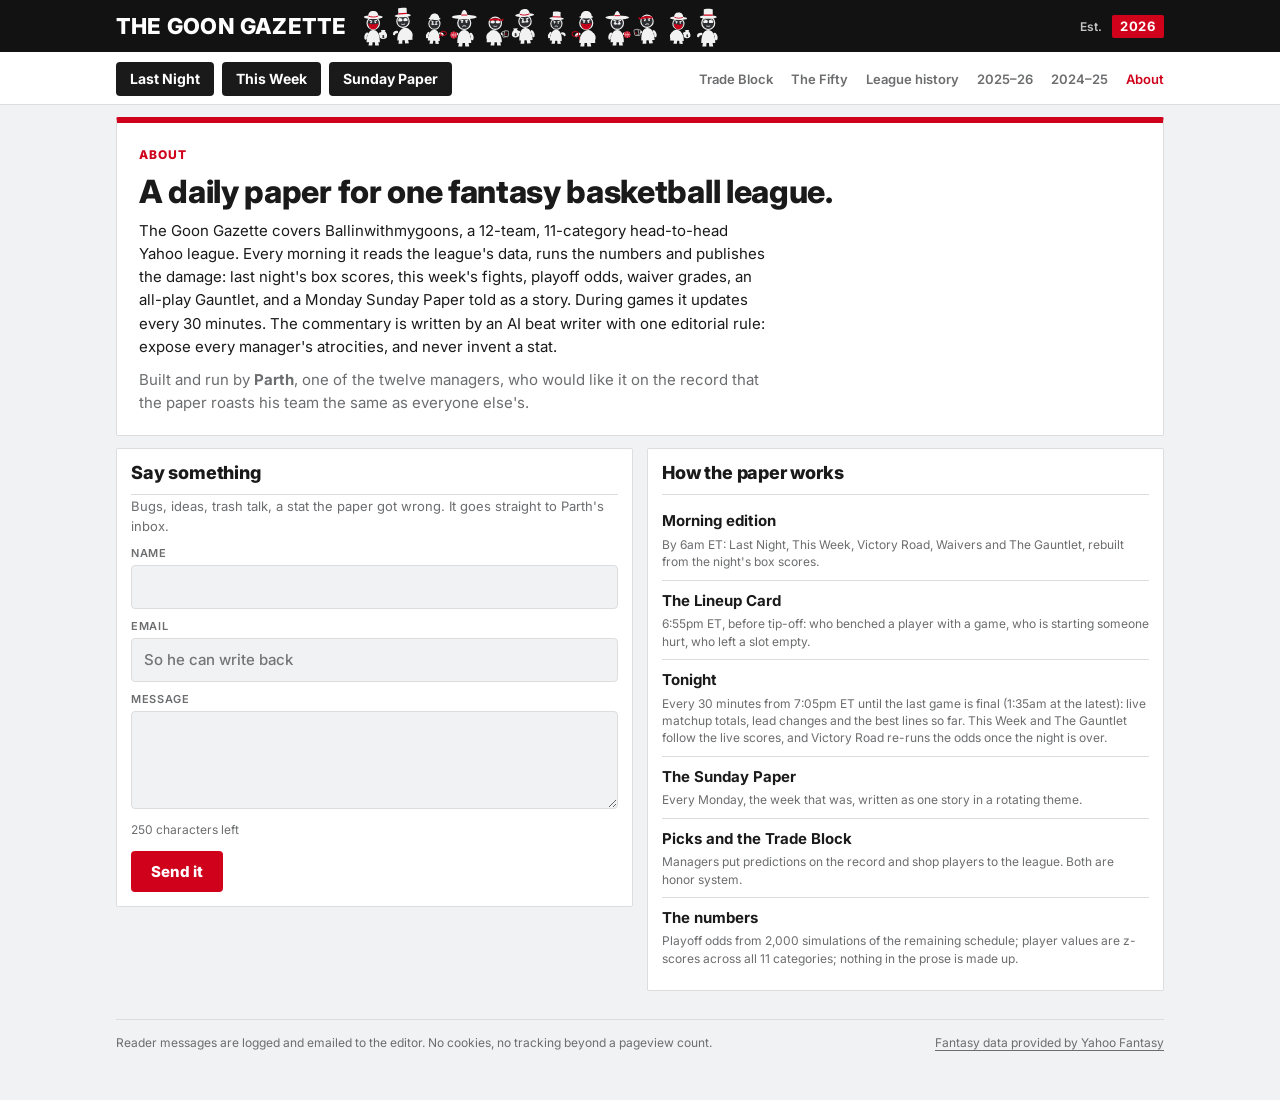
<file: docs/about.html>
<!doctype html>
<html lang="en"><meta charset="utf-8">
<title>About The Goon Gazette</title>
<meta name="viewport" content="width=device-width, initial-scale=1, viewport-fit=cover">
<link rel="icon" type="image/svg+xml" href="favicon.svg">
<link rel="icon" type="image/png" sizes="32x32" href="favicon-32.png">
<link rel="shortcut icon" href="favicon.ico">
<link rel="apple-touch-icon" href="apple-touch-icon.png">
<meta name="theme-color" content="#121212">
<link rel="preconnect" href="https://fonts.googleapis.com">
<link rel="stylesheet" href="https://fonts.googleapis.com/css2?family=Inter:wght@400;500;600;700;800&display=swap">
<link rel="stylesheet" href="assets/gazette.css?v=ea175ef3">
<link rel="stylesheet" href="themes/fight.css?v=ecaa68de">

<div class="wrap">
  <header class="mast">
    <div class="nameplate"><h1>The Goon Gazette</h1></div>
    <div class="dateline"><span class="label">Est.</span><span class="big">2026</span></div>
  </header>
  <nav class="site" id="sitenav" aria-label="Site"></nav>

  <section class="nt-hero ab-hero">
    <span class="label">About</span>
    <h2>A daily paper for one fantasy basketball league.</h2>
    <p>The Goon Gazette covers Ballinwithmygoons, a 12-team, 11-category head-to-head Yahoo league. Every morning it reads the league's data, runs the numbers and publishes the damage: last night's box scores, this week's fights, playoff odds, waiver grades, an all-play Gauntlet, and a Monday Sunday Paper told as a story. During games it updates every 30 minutes. The commentary is written by an AI beat writer with one editorial rule: expose every manager's atrocities, and never invent a stat.</p>
    <p>Built and run by <b>Parth</b>, one of the twelve managers, who would like it on the record that the paper roasts his team the same as everyone else's.</p>
  </section>

  <div class="cols2 ab-cols">
    <div class="list-card">
      <h3>Say something</h3>
      <p class="note">Bugs, ideas, trash talk, a stat the paper got wrong. It goes straight to Parth's inbox.</p>
      <form id="cf" class="ab-form" novalidate>
        <label><span class="label">Name</span><input class="pk-in" name="name" maxlength="80" autocomplete="name" required></label>
        <label><span class="label">Email</span><input class="pk-in" name="email" type="email" maxlength="120" autocomplete="email" placeholder="So he can write back"></label>
        <label><span class="label">Message</span><textarea class="pk-in" name="message" maxlength="250" rows="4" required></textarea><small class="pk-left" id="left">250 characters left</small></label>
        <label class="ab-hp" aria-hidden="true">Website<input name="website" tabindex="-1" autocomplete="off"></label>
        <div class="ab-row"><button type="submit" class="pk-submit" id="send">Send it</button><span class="ab-msg" id="msg"></span></div>
      </form>
    </div>
    <div class="list-card">
      <h3>How the paper works</h3>
      <div class="ab-list">
        <div class="nt-row"><div><b>Morning edition</b><small>By 6am ET: Last Night, This Week, Victory Road, Waivers and The Gauntlet, rebuilt from the night's box scores.</small></div></div>
        <div class="nt-row"><div><b>The Lineup Card</b><small>6:55pm ET, before tip-off: who benched a player with a game, who is starting someone hurt, who left a slot empty.</small></div></div>
        <div class="nt-row"><div><b>Tonight</b><small>Every 30 minutes from 7:05pm ET until the last game is final (1:35am at the latest): live matchup totals, lead changes and the best lines so far. This Week and The Gauntlet follow the live scores, and Victory Road re-runs the odds once the night is over.</small></div></div>
        <div class="nt-row"><div><b>The Sunday Paper</b><small>Every Monday, the week that was, written as one story in a rotating theme.</small></div></div>
        <div class="nt-row"><div><b>Picks and the Trade Block</b><small>Managers put predictions on the record and shop players to the league. Both are honor system.</small></div></div>
        <div class="nt-row"><div><b>The numbers</b><small>Playoff odds from 2,000 simulations of the remaining schedule; player values are z-scores across all 11 categories; nothing in the prose is made up.</small></div></div>
      </div>
    </div>
  </div>

  <footer><span>Reader messages are logged and emailed to the editor. No cookies, no tracking beyond a pageview count.</span><a class="yattr" href="https://basketball.fantasysports.yahoo.com/" target="_blank" rel="noopener">Fantasy data provided by Yahoo Fantasy</a></footer>
</div>

<script src="assets/common.js?v=0d4a5522"></script>
<script>
siteNav("about");
let ENDPOINT = null;
getJSON("data/polls.json").then(c => { ENDPOINT = c.endpoint || null; }).catch(() => {});

const form = $("cf"), msgEl = $("msg"), left = $("left"), ta = form.elements.message;
ta.addEventListener("input", () => { left.textContent = `${250 - ta.value.length} characters left`; });
form.addEventListener("submit", e => {
  e.preventDefault();
  const name = form.elements.name.value.trim(), email = form.elements.email.value.trim(), message = ta.value.trim();
  if (!name || !message) { say("Name and message, at least.", true); return; }
  if (email && !/^[^\s@]+@[^\s@]+\.[^\s@]+$/.test(email)) { say("That email doesn't look right.", true); return; }
  if (!ENDPOINT) { say("The mailbox isn't connected yet. Try again in a minute.", true); return; }
  let reader = ""; try { reader = localStorage.getItem("gg_reader") || localStorage.getItem("gg_who") || ""; } catch (x) {}
  $("send").disabled = true; say("Sending…");
  fetch(ENDPOINT, {method: "POST", headers: {"Content-Type": "text/plain;charset=utf-8"},
    body: JSON.stringify({action: "contact", name, email, message, website: form.elements.website.value, reader})})
    .then(r => r.json()).then(r => {
      if (!r.ok) throw new Error(r.error || "no");
      form.reset(); left.textContent = "250 characters left";
      say("Sent. Parth has it.");
      gc.event("about/sent");
    }).catch(err => say(err.message && err.message !== "no" ? err.message : "Didn't go through. Try again.", true))
    .finally(() => { $("send").disabled = false; });
});
function say(t, bad) { msgEl.textContent = t; msgEl.classList.toggle("bad", !!bad); }
</script>
</file>
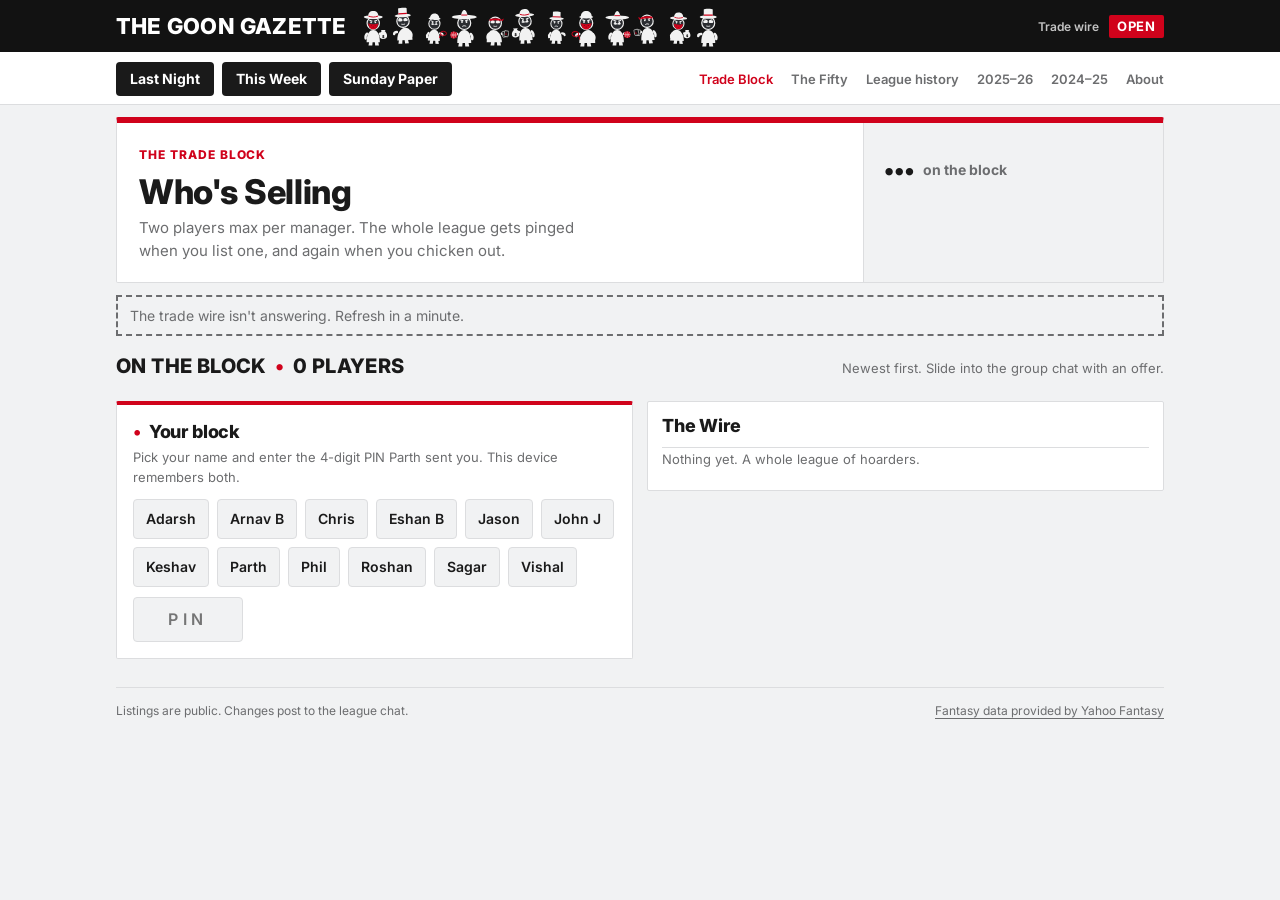
<file: docs/block.html>
<!doctype html>
<html lang="en"><meta charset="utf-8">
<title>The Goon Gazette Trade Block</title>
<meta name="viewport" content="width=device-width, initial-scale=1, viewport-fit=cover">
<link rel="icon" type="image/svg+xml" href="favicon.svg">
<link rel="icon" type="image/png" sizes="32x32" href="favicon-32.png">
<link rel="shortcut icon" href="favicon.ico">
<link rel="apple-touch-icon" href="apple-touch-icon.png">
<meta name="theme-color" content="#121212">
<link rel="preconnect" href="https://fonts.googleapis.com">
<link rel="stylesheet" href="https://fonts.googleapis.com/css2?family=Inter:wght@400;500;600;700;800&display=swap">
<link rel="stylesheet" href="assets/gazette.css?v=ea175ef3">
<link rel="stylesheet" href="themes/fight.css?v=ecaa68de">

<div class="wrap picks-page">
  <header class="mast">
    <div class="nameplate"><h1>The Goon Gazette</h1><small>Everything must go</small></div>
    <div class="dateline"><span class="label">Trade wire</span><span class="big" id="dl2">Open</span></div>
  </header>
  <nav class="site" id="sitenav" aria-label="Site"></nav>

  <section class="pk-hero">
    <div>
      <span class="label">The Trade Block</span>
      <h2>Who's Selling</h2>
      <p>Two players max per manager. The whole league gets pinged when you list one, and again when you chicken out.</p>
    </div>
    <div class="pk-status" id="bk-status"><div class="pk-count"><b class="num">…</b><span>on the block</span></div></div>
  </section>

  <div class="banner" id="banner" hidden></div>

  <div class="sec-head"><h2>On the Block <b class="dot">&bull;</b> <span id="bk-n">0</span> players</h2><p>Newest first. Slide into the group chat with an offer.</p></div>
  <div class="bk-board" id="board"></div>

  <div class="cols2 bk-low">
    <section class="pk-q bk-manage" id="manage">
      <h3><b class="dot">&bull;</b> Your block</h3>
      <p class="note">Pick your name and enter the 4-digit PIN Parth sent you. This device remembers both.</p>
      <div class="chips" id="who"></div>
      <div class="bk-pinrow"><input class="pk-in" id="pin" inputmode="numeric" pattern="[0-9]*" maxlength="4" placeholder="PIN" autocomplete="off"><span class="bk-pinmsg" id="pinmsg"></span></div>
      <div id="mine"></div>
      <div class="bk-add" id="add" hidden>
        <div id="roster" class="bk-roster"></div>
        <input class="pk-in" id="player" list="pl-list" maxlength="40" placeholder="Player from your roster">
        <input class="pk-in" id="note" maxlength="60" placeholder="Looking for (optional), e.g. boards, steals">
        <button type="button" class="pk-submit" id="list-btn">Put Him on the Block</button>
      </div>
      <datalist id="pl-list"></datalist>
    </section>
    <section class="list-card bk-wire">
      <h3>The Wire</h3>
      <div id="wire"><p class="note">Nothing yet. A whole league of hoarders.</p></div>
    </section>
  </div>

  <footer><span>Listings are public. Changes post to the league chat.</span><a class="yattr" href="https://basketball.fantasysports.yahoo.com/" target="_blank" rel="noopener">Fantasy data provided by Yahoo Fantasy</a></footer>
</div>

<script src="assets/common.js?v=0d4a5522"></script>
<script>
siteNav("block");

const LS = { get: k => { try { return localStorage.getItem(k); } catch (e) { return null; } },
             set: (k, v) => { try { localStorage.setItem(k, v); } catch (e) {} },
             del: k => { try { localStorage.removeItem(k); } catch (e) {} } };
const ago = iso => {
  const m = Math.round((Date.now() - new Date(iso)) / 60000);
  if (m < 1) return "just now"; if (m < 60) return m + "m ago";
  const h = Math.round(m / 60); if (h < 24) return h + "h ago";
  return new Date(iso).toLocaleDateString("en-US", {month: "short", day: "numeric", timeZone: "America/New_York"});
};
let CFG, MGR = {}, STATE = {listings: [], recent: [], max: 2}, who = LS.get("gg_who"), pin = LS.get("gg_pin") || "", pinGood = false;

getJSON("data/polls.json").then(cfg => {
  CFG = cfg;
  cfg.managers.forEach(m => MGR[m.id] = m.name);
  STATE.max = (cfg.block && cfg.block.max) || 2;
  $("pl-list").innerHTML = cfg.players.map(p => `<option value="${esc(p)}">`).join("");
  drawWho();
  $("pin").value = pin;
  if (!cfg.endpoint) { showBanner("The trade wire isn't connected yet."); return; }
  load();
  if (who && pin) checkPin();
}).catch(() => showBanner("Couldn't load the block. Refresh in a minute."));

function showBanner(t) { const b = $("banner"); b.textContent = t; b.hidden = !t; }
function api(body) {
  return fetch(CFG.endpoint, {method: "POST", headers: {"Content-Type": "text/plain;charset=utf-8"}, body: JSON.stringify(body)}).then(r => r.json());
}
function load() {
  getJSON(CFG.endpoint + "?block=1").then(s => { STATE = s; draw(); }).catch(() => showBanner("The trade wire isn't answering. Refresh in a minute."));
}

function draw() {
  const L = STATE.listings || [];
  $("bk-n").textContent = L.length;
  $("bk-status").innerHTML = `<div class="pk-count"><b class="num">${L.length}</b><span>on the block</span></div>` +
    `<p class="pk-filed"><span class="label">Sellers</span>${[...new Set(L.map(x => x.who))].map(id => `<b>${esc(MGR[id] || id)}</b>`).join(", ") || "Nobody. Cowards."}</p>`;
  $("board").innerHTML = L.length ? L.map(x => `<div class="bk-card">
      <div class="bk-top"><mark>${esc(x.player)}</mark><span class="bk-ago">${ago(x.since)}</span></div>
      <div class="bk-by">Shopped by <b>${esc(MGR[x.who] || x.who)}</b></div>
      ${x.note ? `<div class="bk-note"><span class="label">Wants</span>${esc(x.note)}</div>` : ""}
    </div>`).join("") : `<div class="bk-empty">Nothing for sale. Twelve managers, zero players anyone will admit to wanting gone.</div>`;
  const R = STATE.recent || [];
  $("wire").innerHTML = R.length ? R.map(r => `<div class="bk-ev ${r.action}"><span class="bk-tag">${r.action === "add" ? "On" : "Off"}</span><span><b>${esc(MGR[r.who] || r.who)}</b> ${r.action === "add" ? "listed" : "pulled"} <mark>${esc(r.player)}</mark></span><small>${ago(r.at)}</small></div>`).join("")
    : `<p class="note">Nothing yet. A whole league of hoarders.</p>`;
  drawMine();
}

function drawWho() {
  $("who").innerHTML = CFG.managers.map(m => `<button type="button" class="chip${m.id === who ? " on" : ""}" data-v="${m.id}" aria-pressed="${m.id === who}">${esc(m.name)}</button>`).join("");
}
$("who").addEventListener("click", e => {
  const b = e.target.closest(".chip"); if (!b) return;
  who = b.dataset.v; LS.set("gg_who", who); pinGood = false; drawWho(); drawMine();
  if (pin.length === 4) checkPin();
});
$("pin").addEventListener("input", e => {
  pin = e.target.value.replace(/\D/g, "").slice(0, 4); e.target.value = pin; pinGood = false;
  $("pinmsg").textContent = ""; drawMine();
  if (pin.length === 4 && who) checkPin();
});
function checkPin() {
  if (!CFG.endpoint) return;
  $("pinmsg").textContent = "Checking…"; $("pinmsg").className = "bk-pinmsg";
  api({action: "pin_check", who, pin}).then(r => {
    pinGood = !!r.ok;
    $("pinmsg").textContent = r.ok ? "You're in" : "Wrong PIN";
    $("pinmsg").className = "bk-pinmsg " + (r.ok ? "ok" : "no");
    if (r.ok) LS.set("gg_pin", pin); else LS.del("gg_pin");
    drawMine();
  }).catch(() => { $("pinmsg").textContent = "Couldn't check"; });
}

function drawMine() {
  const mine = (STATE.listings || []).filter(x => x.who === who);
  const room = STATE.max - mine.length;
  if (!who || !pinGood) { $("mine").innerHTML = ""; $("add").hidden = true; return; }
  $("mine").innerHTML = `<div class="bk-mine"><span class="label">${esc(MGR[who])}'s block, ${mine.length} of ${STATE.max}</span>` +
    (mine.map(x => `<div class="bk-row"><mark>${esc(x.player)}</mark><button type="button" class="pk-edit" data-pull="${esc(x.player)}">Pull him</button></div>`).join("") || `<p class="note">Empty. Somebody on that roster has to go.</p>`) + `</div>`;
  $("add").hidden = room <= 0;
  // this season's roster: tap a player instead of typing
  const R = CFG.rosters && CFG.rosters.teams && CFG.rosters.teams[who];
  const taken = new Set((STATE.listings || []).map(x => x.player.toLowerCase()));
  $("player").hidden = !!R;
  $("roster").innerHTML = R ? `<span class="label">Pick from ${esc(R.team)}</span><div class="chips">` +
    R.players.filter(n => !taken.has(n.toLowerCase())).map(n => `<button type="button" class="chip${$("player").value === n ? " on" : ""}" data-p="${esc(n)}">${esc(n)}${(R.il || []).includes(n) ? `<i class="tag">IL</i>` : ""}</button>`).join("") + `</div>` : "";
}

$("mine").addEventListener("click", e => {
  const b = e.target.closest("[data-pull]"); if (!b) return;
  b.disabled = true; b.textContent = "Pulling…";
  send({action: "block_remove", who, pin, player: b.dataset.pull, reader: LS.get("gg_reader") || ""});
});
$("roster").addEventListener("click", e => {
  const b = e.target.closest("[data-p]"); if (!b) return;
  $("player").value = b.dataset.p;
  $("roster").querySelectorAll(".chip").forEach(c => c.classList.toggle("on", c === b));
});
$("list-btn").addEventListener("click", () => {
  const player = $("player").value.trim(); if (!player) { $("player").focus(); return; }
  $("list-btn").disabled = true; $("list-btn").textContent = "Listing…";
  send({action: "block_add", who, pin, player, note: $("note").value.trim(), reader: LS.get("gg_reader") || ""});
});
function send(body) {
  api(body).then(r => {
    $("list-btn").disabled = false; $("list-btn").textContent = "Put Him on the Block";
    if (!r.ok) { showBanner("Not done: " + r.error + "."); drawMine(); return; }
    showBanner("");
    gc.event(body.action === "block_add" ? "block/add" : "block/remove");
    $("player").value = ""; $("note").value = "";
    STATE = r; draw();
  }).catch(() => { $("list-btn").disabled = false; $("list-btn").textContent = "Put Him on the Block"; showBanner("Not done: the trade wire didn't answer. Try again."); drawMine(); });
}
</script>
</file>
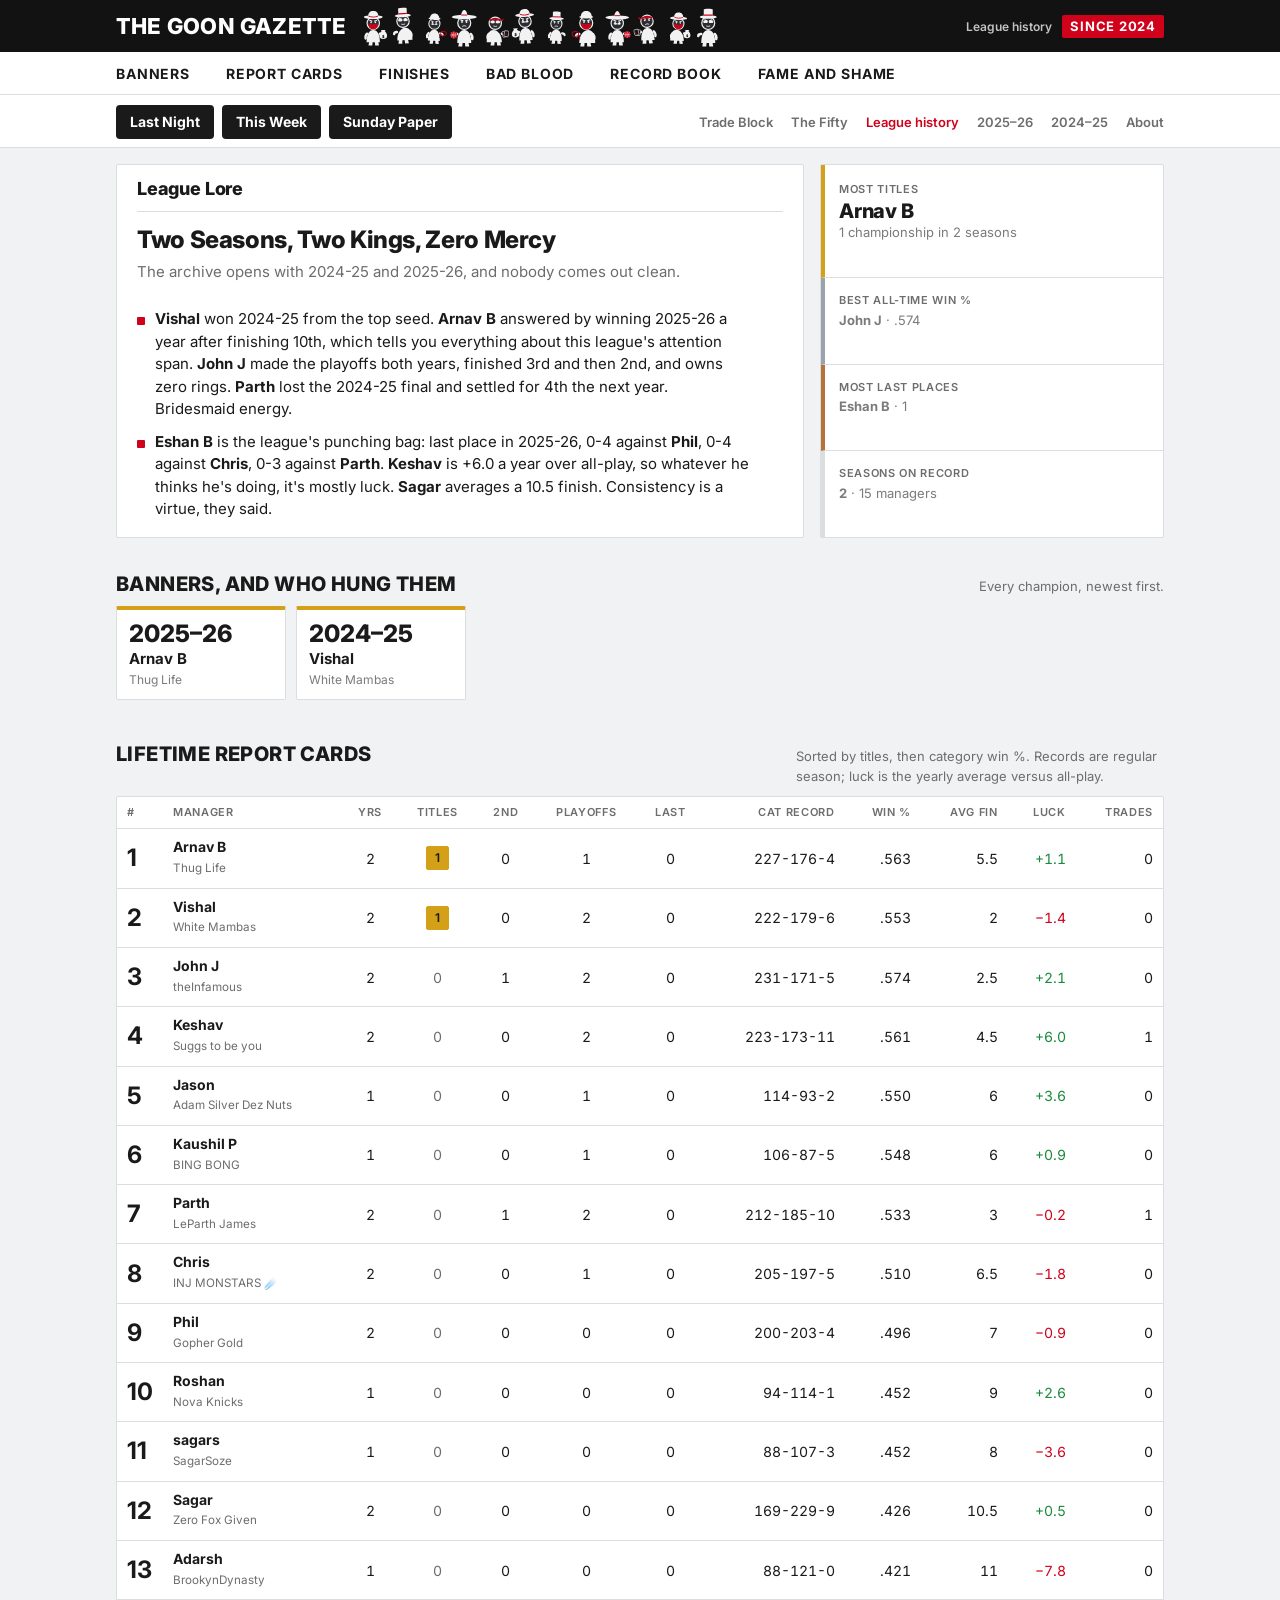
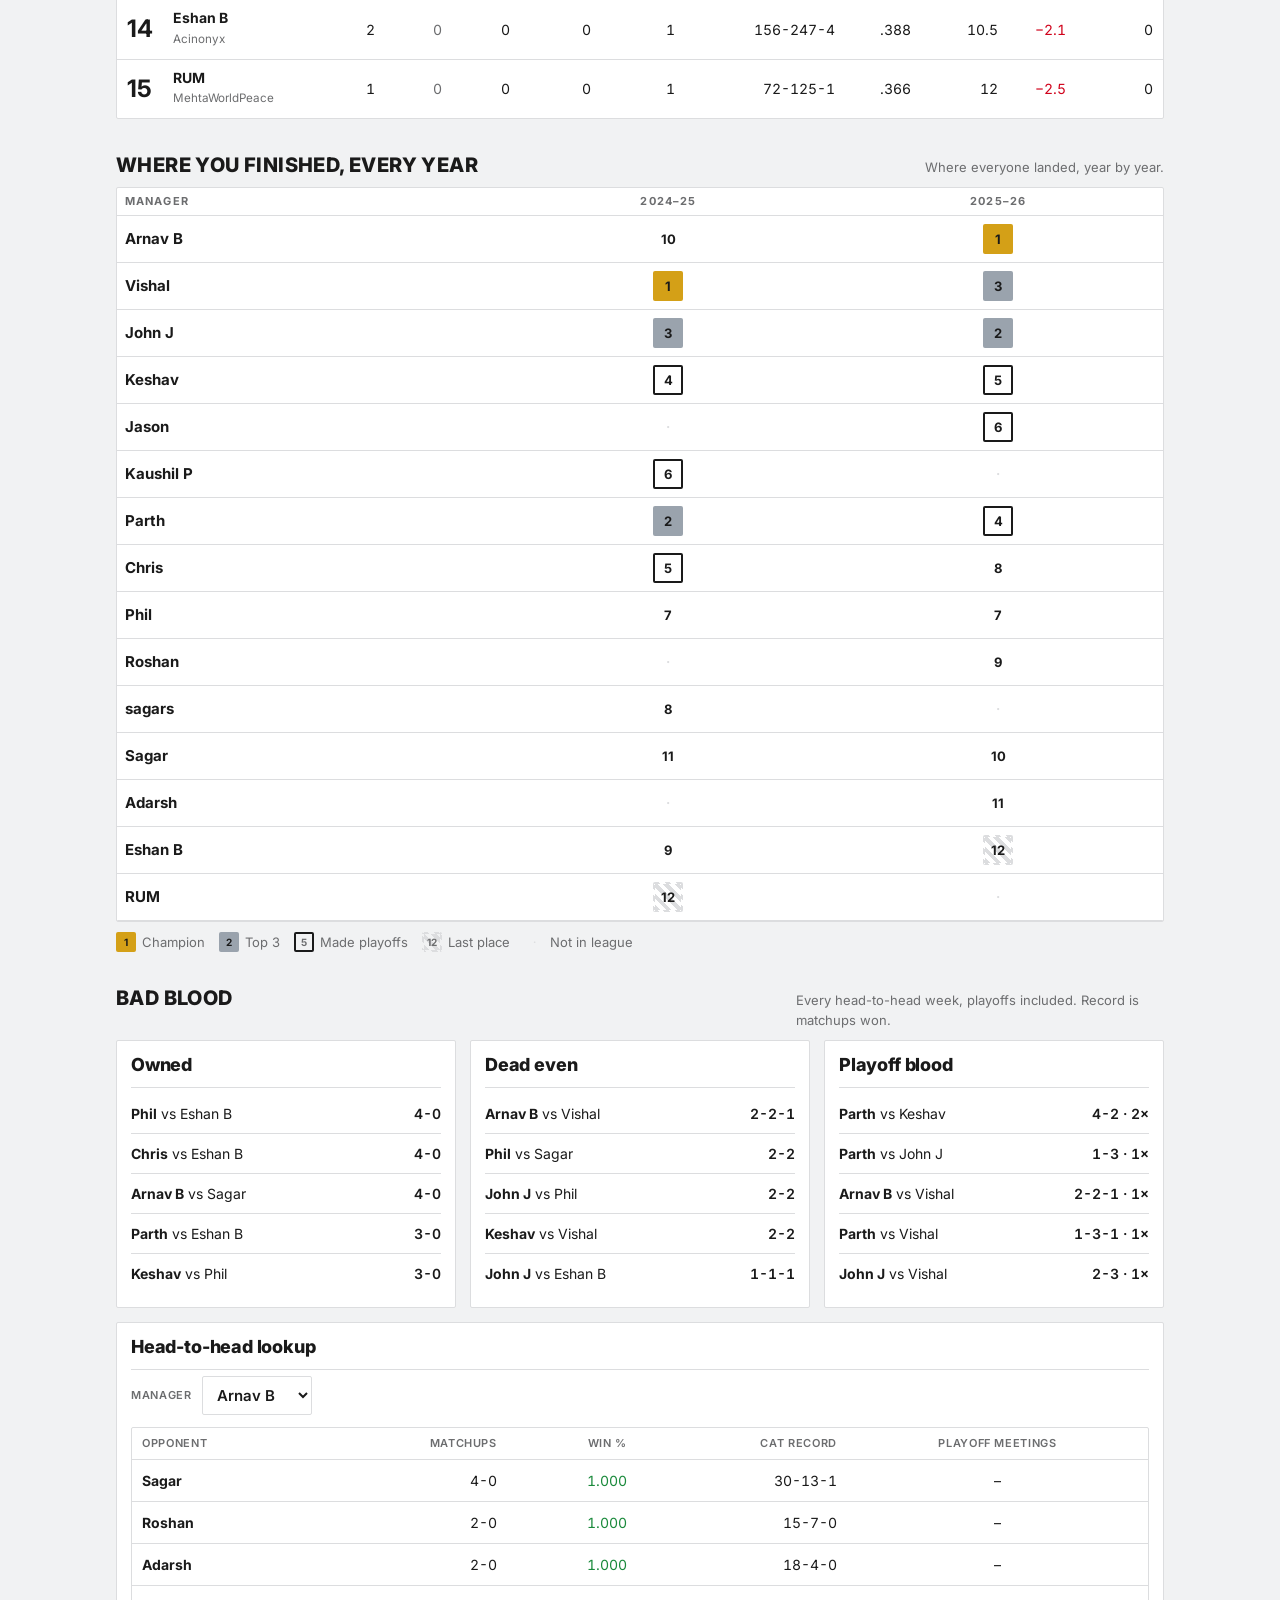
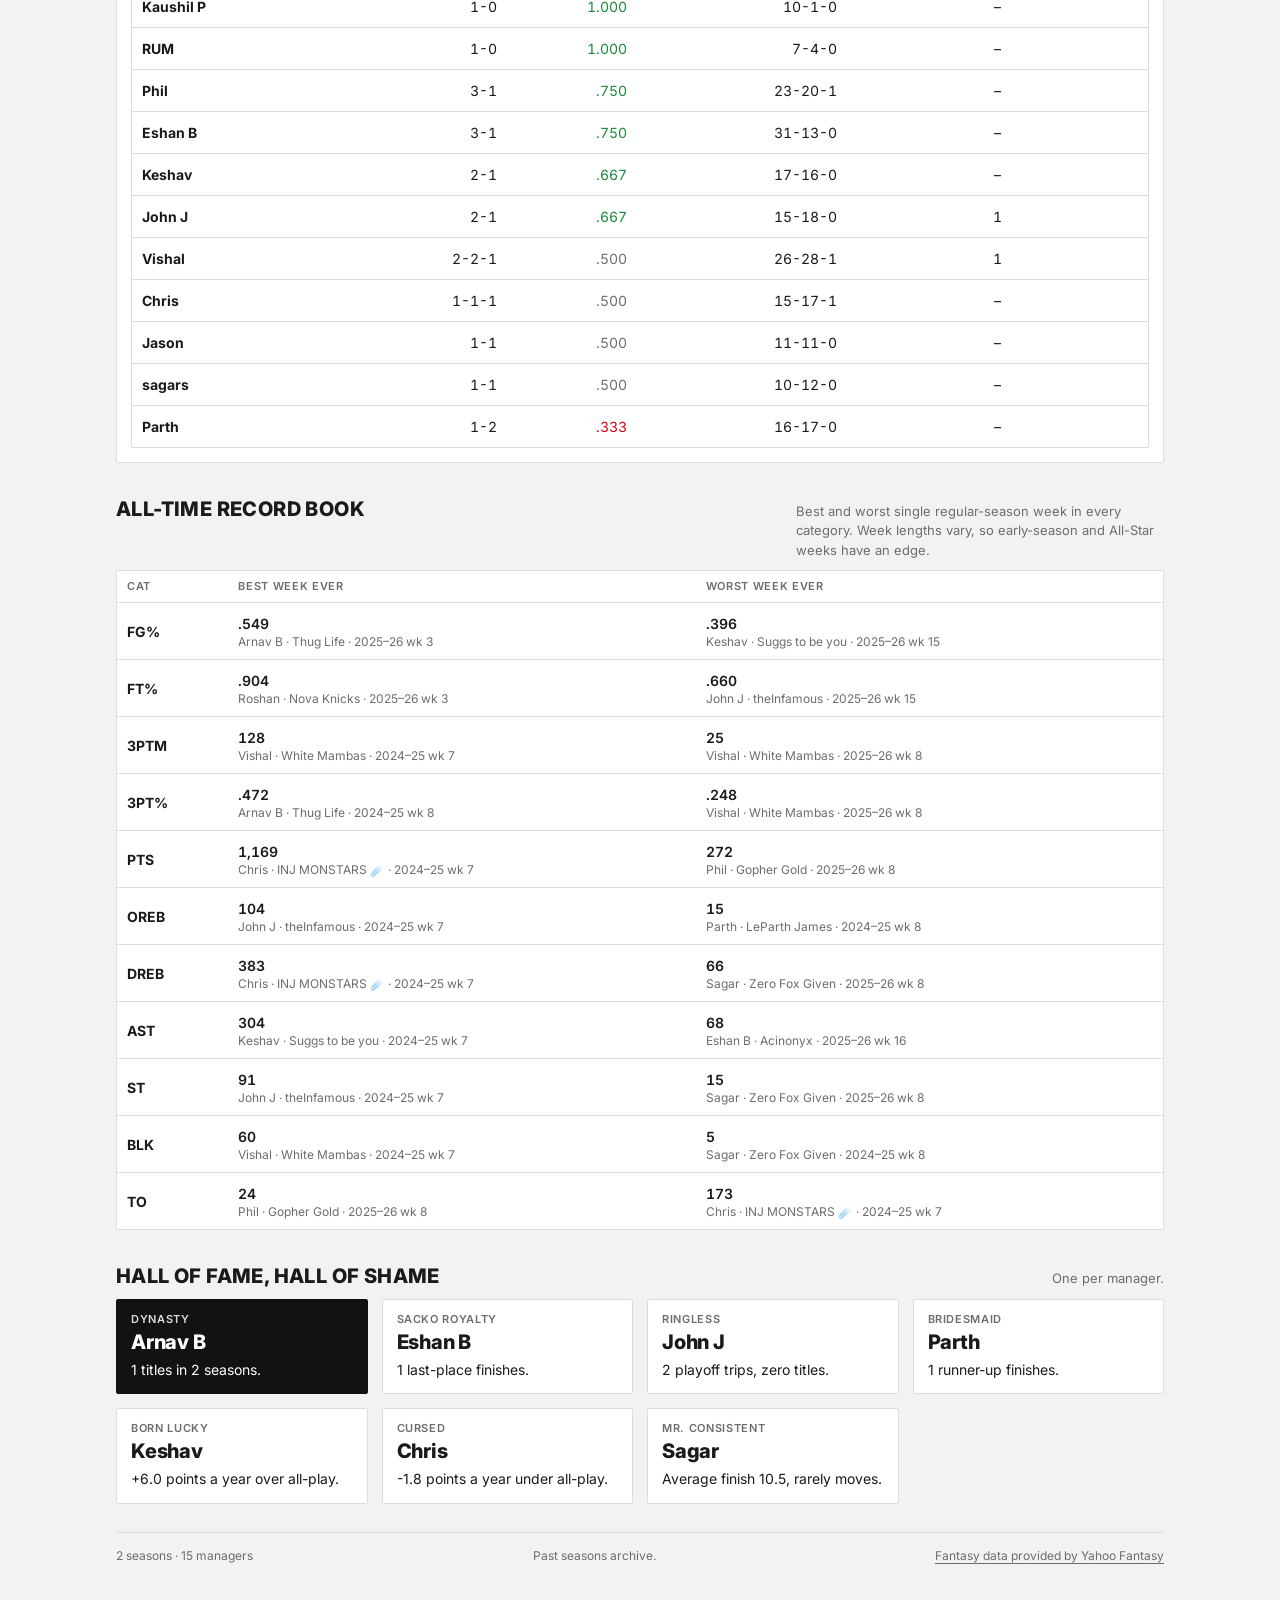
<file: docs/history.html>
<!doctype html>
<html lang="en"><meta charset="utf-8">
<title>The Goon Gazette History</title>
<meta name="viewport" content="width=device-width, initial-scale=1, viewport-fit=cover">
<link rel="icon" type="image/svg+xml" href="favicon.svg">
<link rel="icon" type="image/png" sizes="32x32" href="favicon-32.png">
<link rel="shortcut icon" href="favicon.ico">
<link rel="apple-touch-icon" href="apple-touch-icon.png">
<meta name="theme-color" content="#121212">
<link rel="preconnect" href="https://fonts.googleapis.com">
<link rel="stylesheet" href="https://fonts.googleapis.com/css2?family=Inter:wght@400;500;600;700;800&display=swap">
<link rel="stylesheet" href="assets/gazette.css?v=ea175ef3">
<link rel="stylesheet" href="themes/grandprix.css?v=298c172c">

<div class="wrap">
  <header class="mast">
    <div class="nameplate"><h1>The Goon Gazette</h1><small>Ballinwithmygoons archive</small></div>
    <div class="dateline"><span class="label">League history</span><span class="big" id="span">…</span></div>
  </header>
  <nav class="tabs" aria-label="Sections">
    <a href="#rafters">Banners</a><a href="#alltime">Report cards</a><a href="#finishes">Finishes</a>
    <a href="#rivals">Bad blood</a><a href="#records">Record book</a><a href="#awards">Fame and shame</a>
  </nav>
  <nav class="site" id="sitenav" aria-label="Site"></nav>
  <div class="banner" id="banner" hidden></div>

  <section class="front" id="lore-sec">
    <div class="lead-card"><h3 class="card-h">League Lore</h3><h1 class="headline" id="hl"></h1><p class="sub" id="sub"></p><div class="story" id="story"></div></div>
    <aside class="trophy-aside" id="dyn"></aside>
  </section>

  <section id="rafters">
    <div class="sec-head"><h2>Banners, and Who Hung Them</h2><p>Every champion, newest first.</p></div>
    <div class="rafters" id="raf"></div>
  </section>

  <section id="alltime">
    <div class="sec-head"><h2>Lifetime Report Cards</h2><p>Sorted by titles, then category win %. Records are regular season; luck is the yearly average versus all-play.</p></div>
    <div class="table-wrap"><table class="pr"><thead><tr><th>#</th><th>Manager</th><th class="c">Yrs</th><th class="c">Titles</th><th class="c">2nd</th><th class="c">Playoffs</th><th class="c">Last</th><th class="r">Cat record</th><th class="r">Win %</th><th class="r">Avg fin</th><th class="r">Luck</th><th class="r">Trades</th></tr></thead><tbody id="tbl"></tbody></table></div>
  </section>

  <section id="finishes">
    <div class="sec-head"><h2>Where You Finished, Every Year</h2><p>Where everyone landed, year by year.</p></div>
    <div class="grid-wrap"><table class="finish"><thead id="fh"></thead><tbody id="fb"></tbody></table></div>
    <div class="legend"><span><i class="cell c1">1</i>Champion</span><span><i class="cell top3">2</i>Top 3</span><span><i class="cell po">5</i>Made playoffs</span><span><i class="cell last">12</i>Last place</span><span><i class="cell none">·</i>Not in league</span></div>
  </section>

  <section id="rivals">
    <div class="sec-head"><h2>Bad Blood</h2><p>Every head-to-head week, playoffs included. Record is matchups won.</p></div>
    <div class="cols3" id="riv"></div>
    <div class="list-card" style="margin-top:14px">
      <h3>Head-to-head lookup</h3>
      <div class="h2h-pick"><label for="who" class="label">Manager</label><select id="who"></select></div>
      <div class="table-wrap" style="border-width:1px"><table class="pr"><thead><tr><th>Opponent</th><th class="r">Matchups</th><th class="r">Win %</th><th class="r">Cat record</th><th class="c">Playoff meetings</th></tr></thead><tbody id="h2h"></tbody></table></div>
    </div>
  </section>

  <section id="records">
    <div class="sec-head"><h2>All-Time Record Book</h2><p>Best and worst single regular-season week in every category. Week lengths vary, so early-season and All-Star weeks have an edge.</p></div>
    <div class="table-wrap"><table class="pr records"><thead><tr><th>Cat</th><th>Best week ever</th><th>Worst week ever</th></tr></thead><tbody id="rb"></tbody></table></div>
  </section>

  <section id="awards">
    <div class="sec-head"><h2>Hall of Fame, Hall of Shame</h2><p>One per manager.</p></div>
    <div class="awards" id="sup"></div>
  </section>

  <footer><span id="foot"></span><span>Past seasons archive.</span><a class="yattr" href="https://basketball.fantasysports.yahoo.com/" target="_blank" rel="noopener">Fantasy data provided by Yahoo Fantasy</a></footer>
</div>

<script src="assets/common.js?v=0d4a5522"></script>
<script>
siteNav("history");

function render(h) {
  const P = h.people, who = id => esc(P[id] || id);
  const seasons = [...h.seasons].sort((a, b) => a.season.localeCompare(b.season));
  $("span").textContent = seasons.length ? `Since ${seasons[0].label.slice(0, 4)}` : "";
  $("banner").hidden = !h.sample;
  $("banner").textContent = "Example data from a made-up league. Real history appears once the Yahoo backfill runs.";

  const L = h.lore || {};
  $("hl").textContent = titleCase(L.headline);
  $("sub").textContent = L.subhead || "";
  $("story").innerHTML = storyList(L.body, h.table.flatMap(r => [who(r.person)]).concat(h.trophies.map(t => t.champion.team)));

  const top = h.table[0];
  const sacko = [...h.table].sort((a, b) => b.sackos - a.sackos)[0];
  $("dyn").innerHTML = `
    <div><span class="label">Most titles</span><div class="t-name">${who(top.person)}</div><div class="t-sub">${top.titles} championship${top.titles !== 1 ? "s" : ""} in ${top.seasons} seasons</div></div>
    <div class="t-row"><span class="label">Best all-time win %</span><div class="t-sub">${(() => { const b = [...h.table].filter(r => r.seasons >= 2).sort((a, b) => b.pct - a.pct)[0]; return b ? `<b>${who(b.person)}</b> · ${fmtPct(b.pct)}` : "–"; })()}</div></div>
    <div class="t-row"><span class="label">Most last places</span><div class="t-sub">${sacko?.sackos ? `<b>${who(sacko.person)}</b> · ${sacko.sackos}` : "Nobody yet"}</div></div>
    <div class="t-row"><span class="label">Seasons on record</span><div class="t-sub"><b>${seasons.length}</b> · ${h.table.length} managers</div></div>`;

  $("raf").innerHTML = h.trophies.map(t => `<a class="pennant" href="season.html#${t.season}" style="text-decoration:none"><span class="yr">${esc(t.label)}</span><span class="who">${who(t.champion.person)}</span><span class="tm">${esc(t.champion.team)}</span></a>`).join("");

  $("tbl").innerHTML = h.table.map((r, i) => `<tr>
    <td class="rk" style="font-size:24px">${i + 1}</td>
    <td class="tm"><b>${who(r.person)}</b><small>${esc(r.history[r.history.length - 1]?.team || "")}</small></td>
    <td class="num c">${r.seasons}</td><td class="c">${r.titles ? `<span class="badge gold">${r.titles}</span>` : `<span class="num" style="color:var(--muted)">0</span>`}</td>
    <td class="num c">${r.runner_ups}</td><td class="num c">${r.playoffs}</td><td class="num c">${r.sackos}</td>
    <td class="num r">${r.w}-${r.l}-${r.t}</td><td class="num r">${fmtPct(r.pct)}</td><td class="num r">${r.avg_finish}</td>
    <td class="num r" style="color:var(${(r.luck ?? 0) >= 0 ? "--good" : "--bad"})">${fmtLuck(r.luck)}</td><td class="num r">${r.trades}</td></tr>`).join("");

  $("fh").innerHTML = `<tr><th>Manager</th>${seasons.map(s => `<th>${esc(s.label)}</th>`).join("")}</tr>`;
  $("fb").innerHTML = h.table.map(r => {
    const by = Object.fromEntries(r.history.map(x => [x.season, x]));
    return `<tr><td>${who(r.person)}</td>${seasons.map(s => {
      const x = by[s.season];
      if (!x) return `<td><i class="cell none">·</i></td>`;
      const cls = x.rank === 1 ? "c1" : x.rank <= 3 ? "top3" : x.rank === x.of ? "last" : x.made_playoffs ? "po" : "";
      return `<td><a href="season.html#${s.season}" class="cell ${cls}" style="text-decoration:none;color:inherit" title="${esc(x.team)}: ${ordinal(x.rank)}, ${x.record}">${x.rank}</a></td>`;
    }).join("")}</tr>`;
  }).join("");

  const feud = (r, note) => `<div class="feud"><span><b>${who(r.a)}</b> vs ${who(r.b)}</span><span class="num">${r.w}-${r.l}${r.t ? "-" + r.t : ""}${note ? " " + note(r) : ""}</span></div>`;
  $("riv").innerHTML = `
    <div class="list-card"><h3>Owned</h3>${h.rivalries.lopsided.map(r => feud(r)).join("") || '<p class="empty">Not enough games yet.</p>'}</div>
    <div class="list-card"><h3>Dead even</h3>${h.rivalries.closest.map(r => feud(r)).join("") || '<p class="empty">Not enough games yet.</p>'}</div>
    <div class="list-card"><h3>Playoff blood</h3>${h.rivalries.playoff.map(r => feud(r, x => `· ${x.playoff_meetings}×`)).join("") || '<p class="empty">No repeat playoff meetings.</p>'}</div>`;

  const sel = $("who");
  sel.innerHTML = h.table.map(r => `<option value="${esc(r.person)}">${who(r.person)}</option>`).join("");
  let saved = null;
  try { saved = localStorage.getItem("h2h-who"); } catch (e) {}
  if (saved && P[saved]) sel.value = saved;
  const drawH2H = () => {
    const me = sel.value;
    try { localStorage.setItem("h2h-who", me); } catch (e) {}
    const rows = Object.entries(h.h2h).filter(([k]) => k.startsWith(me + "|")).map(([k, v]) => ({opp: k.split("|")[1], ...v}))
      .map(v => ({...v, g: v.w + v.l + v.t, pct: (v.w + .5 * v.t) / Math.max(1, v.w + v.l + v.t)}))
      .sort((a, b) => b.pct - a.pct || b.g - a.g);
    $("h2h").innerHTML = rows.map(v => `<tr><td><b>${who(v.opp)}</b></td><td class="num r">${v.w}-${v.l}${v.t ? "-" + v.t : ""}</td>
      <td class="num r" style="color:var(${v.pct > .5 ? "--good" : v.pct < .5 ? "--bad" : "--muted"})">${fmtPct(v.pct)}</td>
      <td class="num r">${v.cw}-${v.cl}-${v.ct}</td><td class="num c">${v.playoff_meetings || "–"}</td></tr>`).join("");
  };
  sel.addEventListener("change", drawH2H);
  drawH2H();

  const worst = Object.fromEntries(h.records.worst.map(w => [w.cat, w]));
  $("rb").innerHTML = h.records.best.map(b => {
    const cell = x => x ? `<span class="num" style="font-weight:600">${fmtStat(x.value, x.pct)}</span><span class="who">${who(x.person)} · ${esc(x.team_name)} · ${esc(x.label)} wk ${x.week}</span>` : "–";
    return `<tr><td style="font-weight:700">${esc(b.cat)}</td><td>${cell(b)}</td><td>${cell(worst[b.cat])}</td></tr>`;
  }).join("");

  $("sup").innerHTML = h.superlatives.map((s, i) => `<div class="award ${i === 0 ? "hot" : ""}"><span class="label">${esc(s.title)}</span><h3>${who(s.person)}</h3><p>${esc(s.note)}</p></div>`).join("");
  $("foot").textContent = `${seasons.length} seasons · ${h.table.length} managers`;
}

getJSON("data/history.json").then(render)
  .catch(e => { $("hl").textContent = "NO ARCHIVE YET"; $("sub").textContent = "Run the history backfill to fill in past seasons."; console.error(e); });
</script>
</file>
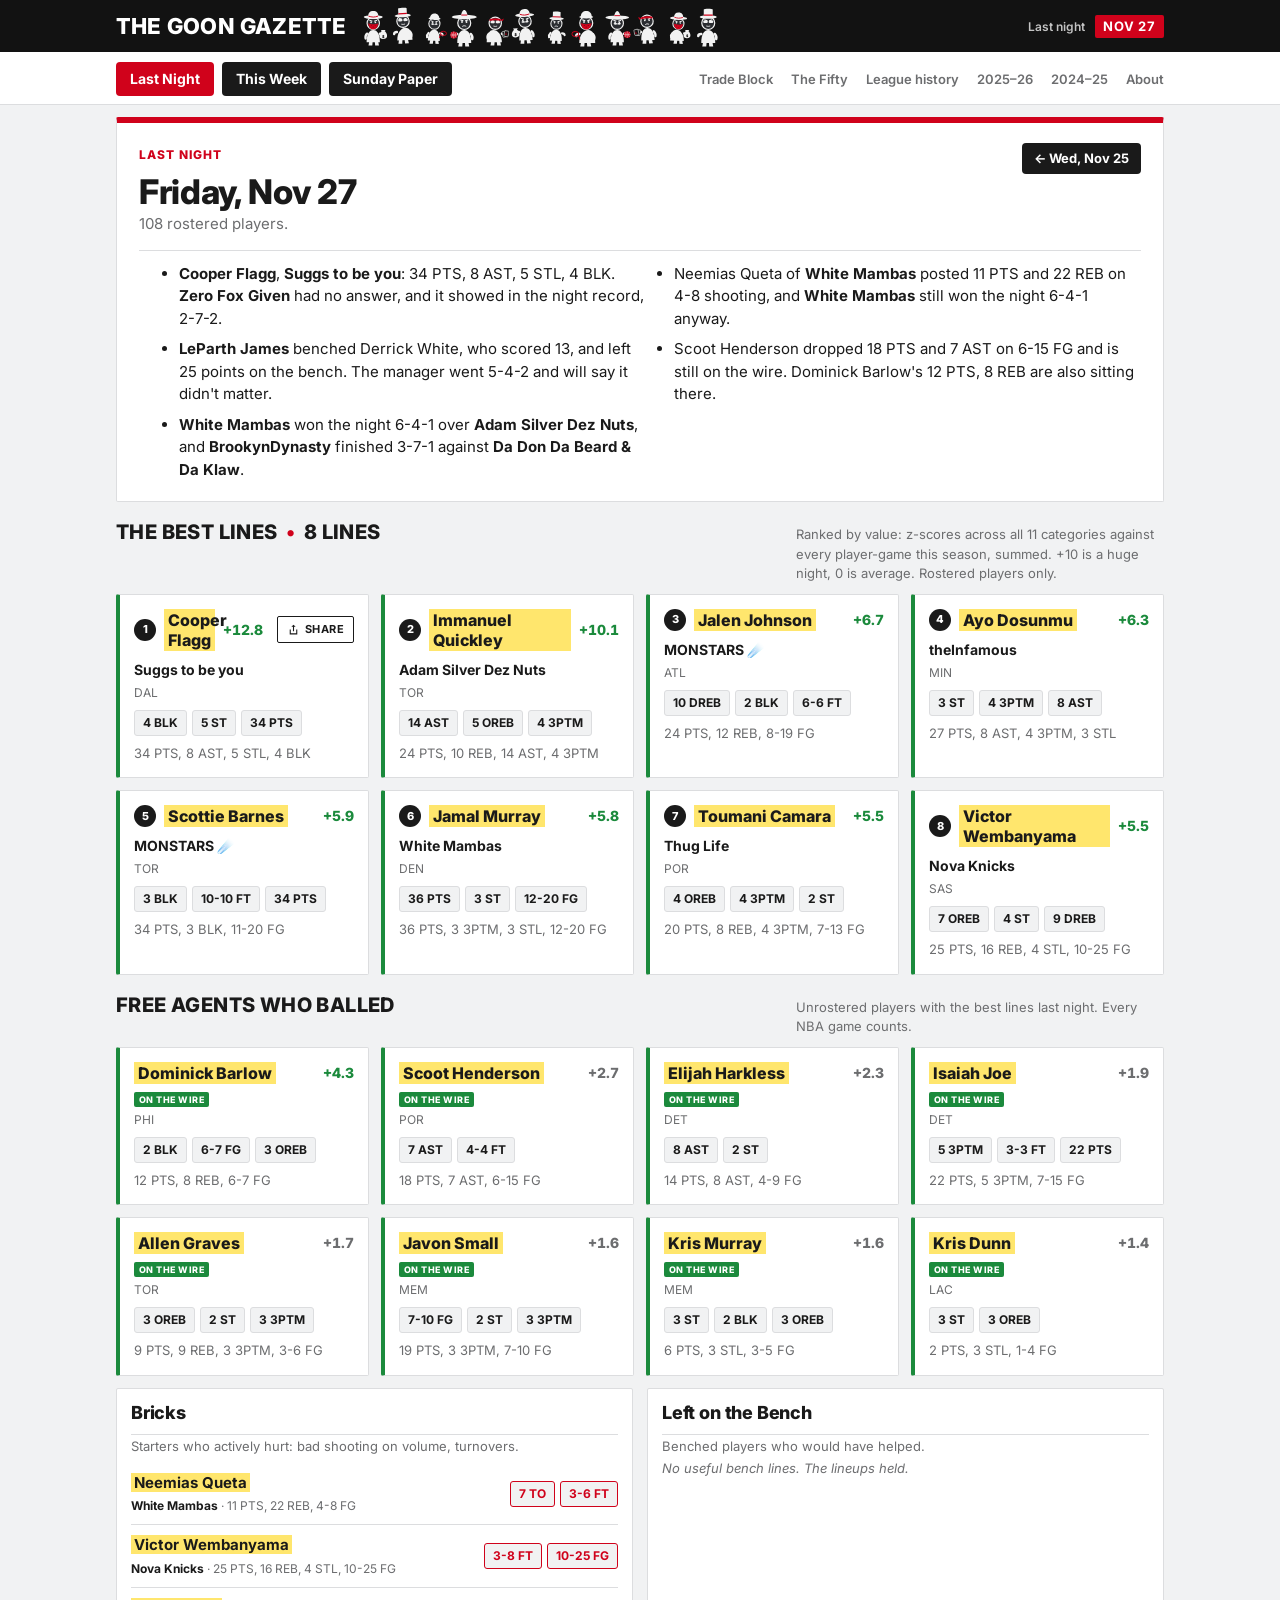
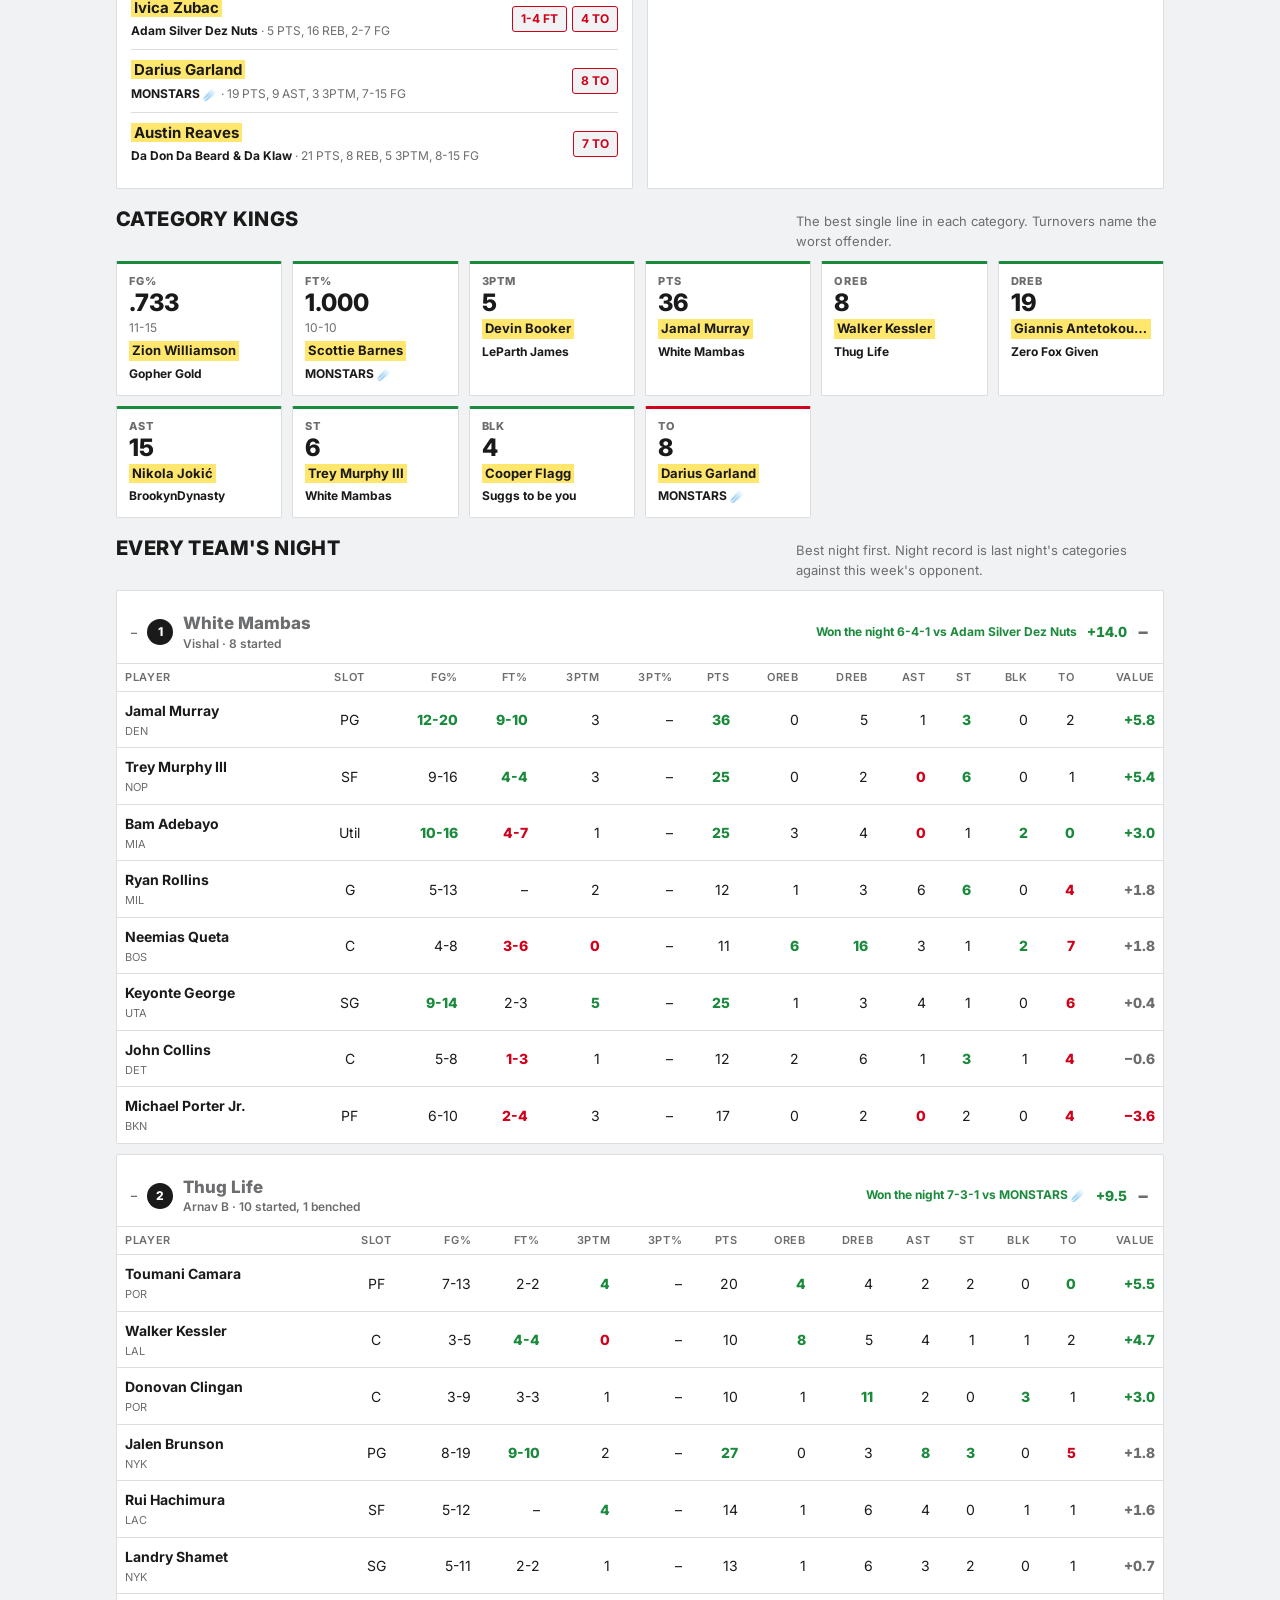
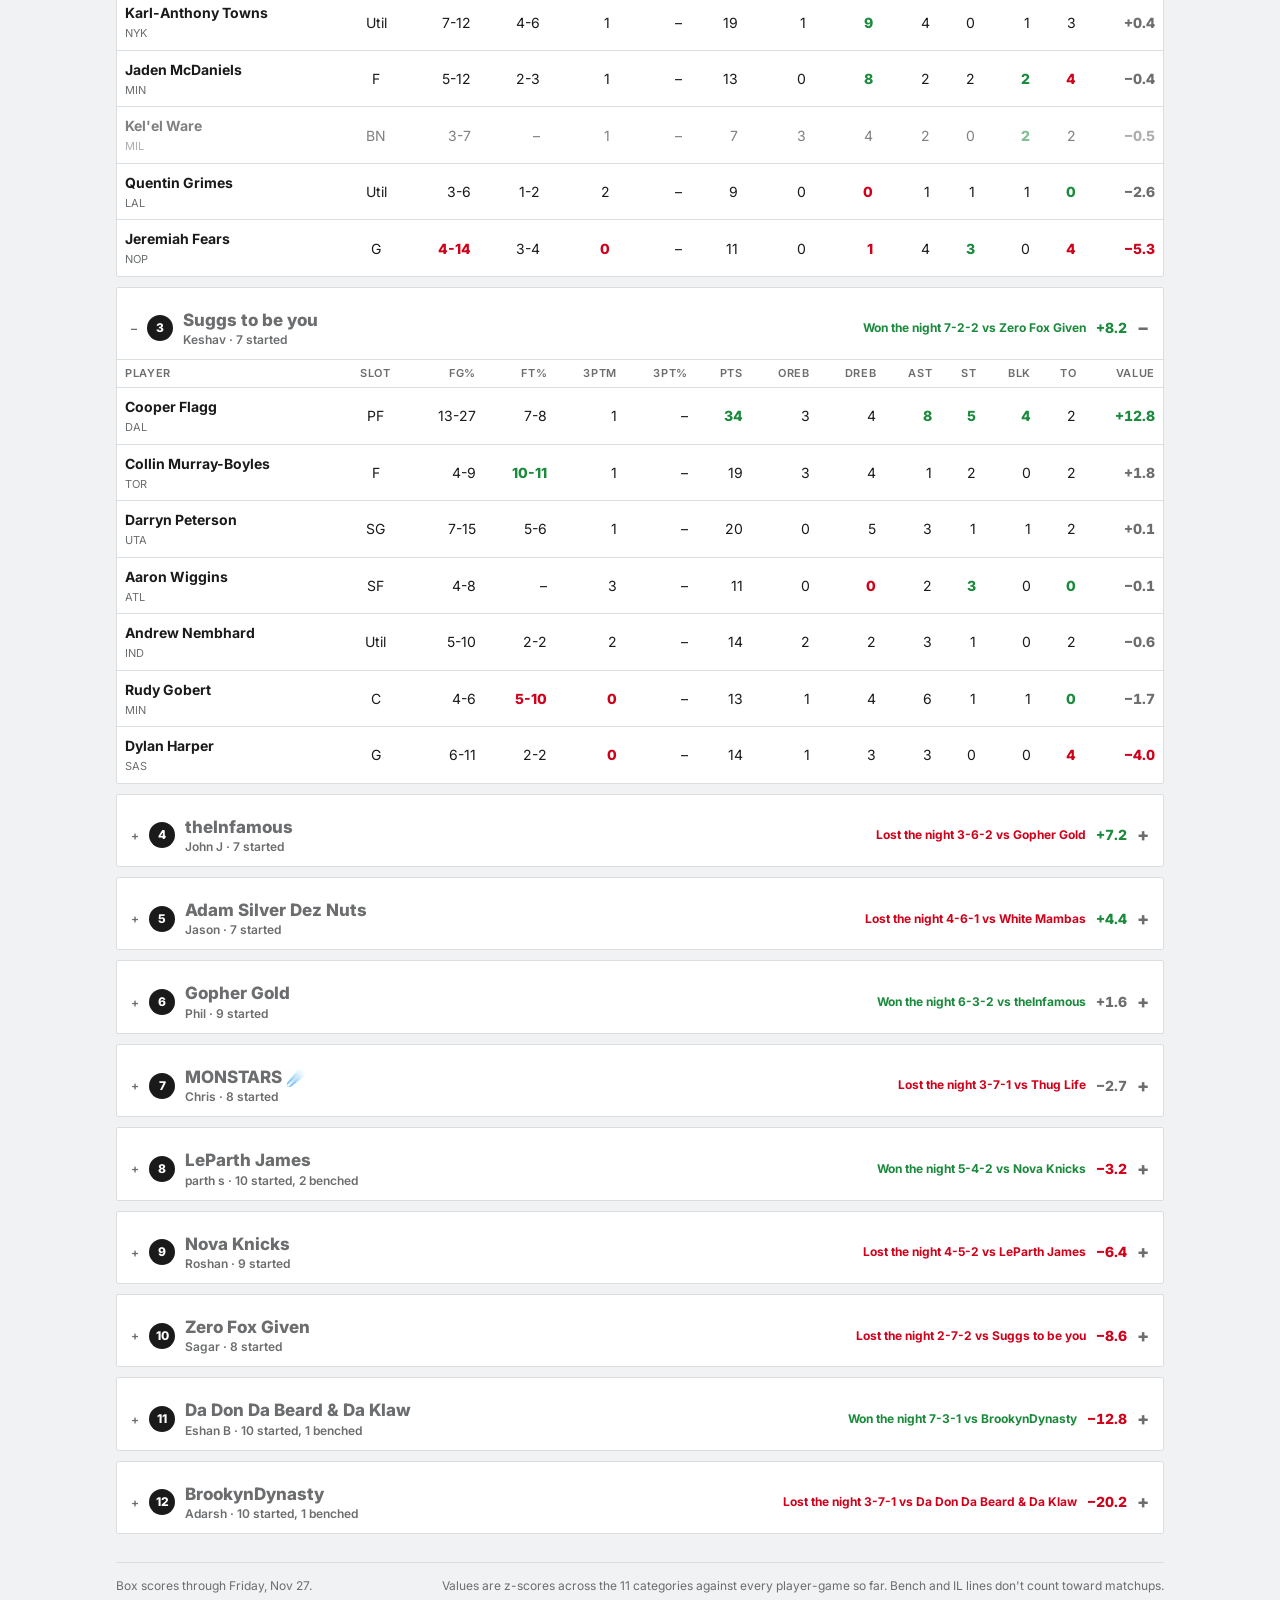
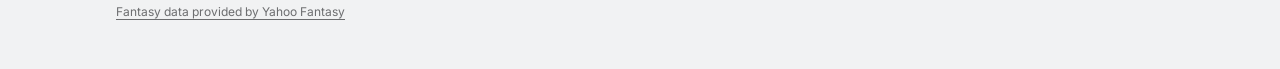
<file: docs/night.html>
<!doctype html>
<html lang="en"><meta charset="utf-8">
<title>The Goon Gazette Last Night</title>
<meta name="viewport" content="width=device-width, initial-scale=1, viewport-fit=cover">
<link rel="icon" type="image/svg+xml" href="favicon.svg">
<link rel="icon" type="image/png" sizes="32x32" href="favicon-32.png">
<link rel="shortcut icon" href="favicon.ico">
<link rel="apple-touch-icon" href="apple-touch-icon.png">
<meta name="theme-color" content="#121212">
<link rel="preconnect" href="https://fonts.googleapis.com">
<link rel="stylesheet" href="https://fonts.googleapis.com/css2?family=Inter:wght@400;500;600;700;800&display=swap">
<link rel="stylesheet" href="assets/gazette.css?v=ea175ef3">
<link rel="stylesheet" href="themes/fight.css?v=ecaa68de">

<div class="wrap">
  <header class="mast">
    <div class="nameplate"><h1>The Goon Gazette</h1></div>
    <div class="dateline"><span class="label" id="dl1">Last night</span><span class="big" id="dl2">…</span></div>
  </header>
  <nav class="site" id="sitenav" aria-label="Site"></nav>

  <div id="live"></div>
  <section class="nt-hero">
    <div class="nt-head">
      <div>
        <span class="label">Last Night</span>
        <h2 id="nt-date">Loading</h2>
        <p id="nt-sub"></p>
      </div>
      <div class="nt-nav"><a id="nt-prev" class="nt-arrow" hidden>&larr; <span></span></a><a id="nt-next" class="nt-arrow" hidden><span></span> &rarr;</a></div>
    </div>
    <div class="nt-notes" id="nt-notes"></div>
  </section>

  <div class="banner" id="banner" hidden></div>

  <div class="sec-head"><h2>The Best Lines <b class="dot">&bull;</b> <span id="nt-n"></span></h2><p>Ranked by value: z-scores across all 11 categories against every player-game this season, summed. +10 is a huge night, 0 is average. Rostered players only.</p></div>
  <div class="nt-stars" id="stars"></div>

  <div id="free-sec" hidden>
    <div class="sec-head"><h2>Free Agents Who Balled</h2><p>Unrostered players with the best lines last night. Every NBA game counts.</p></div>
    <div class="nt-stars nt-free" id="free"></div>
  </div>

  <div class="cols2 nt-pair">
    <div class="list-card"><h3>Bricks</h3><p class="note">Starters who actively hurt: bad shooting on volume, turnovers.</p><div id="bricks"></div></div>
    <div class="list-card"><h3>Left on the Bench</h3><p class="note">Benched players who would have helped.</p><div id="bench"></div></div>
  </div>

  <div class="sec-head"><h2>Category Kings</h2><p>The best single line in each category. Turnovers name the worst offender.</p></div>
  <div class="nt-kings" id="kings"></div>

  <div class="sec-head"><h2>Every Team's Night</h2><p>Best night first. Night record is last night's categories against this week's opponent.</p></div>
  <div class="nt-teams" id="teams"></div>

  <footer><span id="gen"></span><span>Values are z-scores across the 11 categories against every player-game so far. Bench and IL lines don't count toward matchups.</span><a class="yattr" href="https://basketball.fantasysports.yahoo.com/" target="_blank" rel="noopener">Fantasy data provided by Yahoo Fantasy</a></footer>
</div>

<script src="assets/common.js?v=0d4a5522"></script>
<script>
siteNav("night");
tonightLive().then(t => { if (t) $("live").innerHTML = `<a class="live-card" href="today.html"><span><b>${t.final ? "Tonight is final" : "Tonight is live"}: ${esc(t.headline || "see the damage so far")}</b><small>As of ${esc(t.as_of)}, update ${t.update} of ${t.updates}.</small></span><span class="go">Open Tonight</span></a>`; });

const SHOW = ["5", "8", "10", "11", "12", "13", "14", "16", "17", "18", "19"];
let N, CAT = {}, MY = null, NCARD = null;  // NCARD: the share PNG for this night, if one exists

function load(date) {
  const url = date ? `data/nights/${date}.json` : "data/night.json";
  return Promise.all([getJSON(url), shareCards()]).then(([n, c]) => { N = n; NCARD = c && c.night_date === n.date ? c.night : null; render(); }).catch(() => {
    if (!date) { location.replace("index.html#current"); return; } // no nights yet: fall back to the paper
    $("nt-date").textContent = "No games yet";
    $("nt-sub").textContent = "The first box scores land the morning after tip-off.";
  });
}

// the reader's own team, from the name they picked on Picks or the Trade Block
getJSON("data/polls.json").then(c => {
  try { const who = localStorage.getItem("gg_who"); const R = c.rosters && c.rosters.teams[who]; if (R) MY = R.team; } catch (e) {}
}).catch(() => {}).finally(() => load(location.hash.slice(1) || null));
window.addEventListener("hashchange", () => load(location.hash.slice(1) || null));

const nm = tk => esc(N.team_names[tk]?.name || tk);
const mgr = tk => esc(N.team_names[tk]?.manager || "");
const sign = v => (v > 0 ? "+" : v < 0 ? "−" : "") + Math.abs(v).toFixed(1);
const tone = v => v >= 3 ? "hi" : v <= -3 ? "lo" : "mid";
function val(cid, v) {
  if (v == null) return "–";
  if (Array.isArray(v)) return `${v[1]}-${v[2]}`;
  return v;
}
function chip(cid, v, bad) {
  const c = CAT[cid]; if (!c) return "";
  const txt = Array.isArray(v) ? `${v[1]}-${v[2]} ${c.name.replace("%", "")}` : `${v} ${c.name}`;
  return `<span class="nt-chip${bad ? " bad" : ""}">${esc(txt)}</span>`;
}
const fmtDay = d => new Date(d + "T12:00:00").toLocaleDateString("en-US", {weekday: "long", month: "short", day: "numeric"});

function render() {
  N.cats.forEach(c => CAT[c.id] = c);
  const names = Object.values(N.team_names).map(t => t.name);
  $("dl2").textContent = new Date(N.date + "T12:00:00").toLocaleDateString("en-US", {month: "short", day: "numeric"});
  $("nt-date").textContent = fmtDay(N.date);
  $("nt-sub").textContent = `${N.players} rostered players${N.games ? ` across ${N.games} game${N.games === 1 ? "" : "s"}` : ""}.`;
  $("nt-notes").innerHTML = storyList(N.notes, names.concat(N.stars.map(s => s.name)));
  $("nt-n").textContent = `${N.stars.length} lines`;

  $("stars").innerHTML = N.stars.map((s, i) => `<article class="nt-star ${tone(s.value)}">
      <div class="nt-st-top"><span class="nt-rank">${i + 1}</span><mark>${esc(s.name)}</mark><b class="nt-val ${tone(s.value)}">${sign(s.value)}</b>${i === 0 && NCARD ? shareBtn(NCARD, "night", `${s.name}: ${s.desc}. Last night's best line, goongazette.com`) : ""}</div>
      <div class="nt-by"><b>${nm(s.team)}</b>${s.benched ? ` <i class="nt-tag">Benched</i>` : ""}<small>${esc(s.nba)}${s.result ? ` · ${esc(s.result)}` : ""}</small></div>
      <div class="nt-chips">${s.best.map(c => chip(c, s.line[c])).join("")}</div>
      <p class="nt-desc">${esc(s.desc)}</p>
    </article>`).join("");

  const F = N.free || [];
  $("free-sec").hidden = !F.length;
  $("free").innerHTML = F.map(f => `<article class="nt-star ${tone(f.value)}">
      <div class="nt-st-top"><mark>${esc(f.name)}</mark><b class="nt-val ${tone(f.value)}">${sign(f.value)}</b></div>
      <div class="nt-by">${f.owned_by ? `<i class="nt-tag gone">Scooped by ${esc(f.owned_by)}</i>` : `<i class="nt-tag wire">On the wire</i>`}<small>${esc(f.nba)}${f.min ? ` · ${f.min} min` : ""}${f.result ? ` · ${esc(f.result)}` : ""}</small></div>
      <div class="nt-chips">${f.best.map(c => chip(c, f.line[c])).join("")}</div>
      <p class="nt-desc">${esc(f.desc)}</p>
    </article>`).join("");

  $("bricks").innerHTML = N.bricks.length ? N.bricks.map(b => `<div class="nt-row">
      <div><mark>${esc(b.name)}</mark><small><b>${nm(b.team)}</b> · ${esc(b.desc)}</small></div>
      <div class="nt-chips">${b.worst.map(c => chip(c, b.line[c], true)).join("")}</div></div>`).join("")
    : `<p class="note empty">Nobody shot their team out of anything. Rare.</p>`;
  $("bench").innerHTML = N.bench.length ? N.bench.map(b => `<div class="nt-row">
      <div><mark>${esc(b.name)}</mark><small><b>${nm(b.team)}</b> · ${esc(b.desc)}</small></div>
      <b class="nt-val ${tone(b.value)}">${sign(b.value)}</b></div>`).join("")
    : `<p class="note empty">No useful bench lines. The lineups held.</p>`;

  $("kings").innerHTML = N.kings.map(k => `<div class="nt-king${k.bad ? " bad" : ""}"><span class="label">${esc(k.name)}</span>
      <b class="num">${esc(Array.isArray(k.value) ? `${k.value[0].toFixed(3).replace(/^0/, "")}` : k.value)}</b>
      ${Array.isArray(k.value) ? `<small>${k.value[1]}-${k.value[2]}</small>` : ""}
      <mark>${esc(k.player)}</mark><small><b>${nm(k.team)}</b></small></div>`).join("");

  $("teams").innerHTML = N.teams.map((t, i) => {
    const [w, l, tie] = t.night;
    const rec = t.opp ? `<span class="nt-rec ${w > l ? "up" : w < l ? "dn" : ""}">${w > l ? "Won" : w < l ? "Lost" : "Split"} the night ${w}-${l}${tie ? "-" + tie : ""} vs ${nm(t.opp)}</span>` : "";
    const body = t.rows.length ? `<div class="table-wrap"><table class="pr nt-box"><thead><tr><th>Player</th><th class="c">Slot</th>${SHOW.map(c => `<th class="r">${esc(CAT[c]?.name || c)}</th>`).join("")}<th class="r">Value</th></tr></thead><tbody>` +
      t.rows.map(r => `<tr class="${r.benched ? "bn" : ""}"><td><b>${esc(r.name)}</b><small>${esc(r.nba)}${r.result ? " · " + esc(r.result) : ""}</small></td><td class="c">${esc(r.slot || "")}</td>${SHOW.map(c => {
        const z = r.z[c] || 0;
        return `<td class="r ${z >= 1 ? "g" : z <= -1 ? "b" : ""}">${val(c, r.line[c])}</td>`;
      }).join("")}<td class="r"><b class="nt-val ${tone(r.value)}">${sign(r.value)}</b></td></tr>`).join("") + `</tbody></table></div>`
      : `<p class="note empty">Nobody played. ${t.started === 0 ? "Not one game on the board." : ""}</p>`;
    const open = i < 3 || N.team_names[t.team]?.name === MY;
    return `<details class="nt-team"${open ? " open" : ""}><summary>
        <span class="nt-trank">${t.rank}</span>
        <span class="nt-tname"><b>${nm(t.team)}</b><small>${mgr(t.team)} · ${t.started} started${t.players - t.started ? `, ${t.players - t.started} benched` : ""}</small></span>
        ${rec}<b class="nt-val ${tone(t.value)}">${sign(t.value)}</b></summary>${body}</details>`;
  }).join("");

  // previous / next night
  getJSON("data/nights/index.json").then(ix => {
    const k = ix.indexOf(N.date);
    const set = (el, d) => { el.hidden = !d; if (d) { el.href = "#" + d; el.querySelector("span").textContent = new Date(d + "T12:00:00").toLocaleDateString("en-US", {weekday: "short", month: "short", day: "numeric"}); } };
    set($("nt-prev"), k > 0 ? ix[k - 1] : null);
    set($("nt-next"), k >= 0 && k < ix.length - 1 ? ix[k + 1] : null);
  }).catch(() => {});
  $("gen").textContent = `Box scores through ${fmtDay(N.date)}.`;
}
</script>
</file>
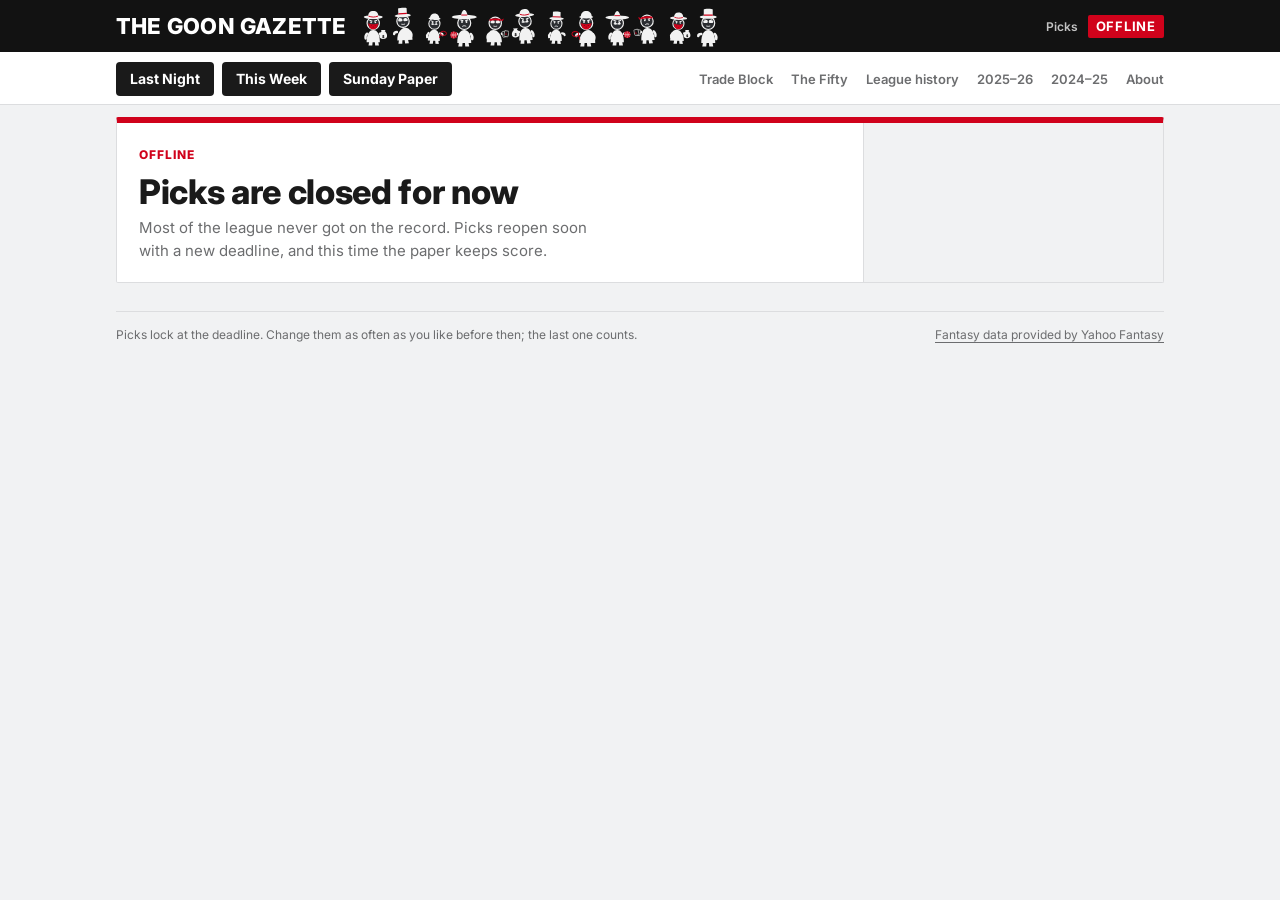
<file: docs/predict.html>
<!doctype html>
<html lang="en"><meta charset="utf-8">
<title>The Goon Gazette Picks</title>
<meta name="viewport" content="width=device-width, initial-scale=1, viewport-fit=cover">
<link rel="icon" type="image/svg+xml" href="favicon.svg">
<link rel="icon" type="image/png" sizes="32x32" href="favicon-32.png">
<link rel="shortcut icon" href="favicon.ico">
<link rel="apple-touch-icon" href="apple-touch-icon.png">
<meta name="theme-color" content="#121212">
<link rel="preconnect" href="https://fonts.googleapis.com">
<link rel="stylesheet" href="https://fonts.googleapis.com/css2?family=Inter:wght@400;500;600;700;800&display=swap">
<link rel="stylesheet" href="assets/gazette.css?v=ea175ef3">
<link rel="stylesheet" href="themes/fight.css?v=ecaa68de">

<div class="wrap picks-page">
  <header class="mast">
    <div class="nameplate"><h1>The Goon Gazette</h1><small>On the record</small></div>
    <div class="dateline"><span class="label" id="dl1">Picks</span><span class="big" id="dl2">…</span></div>
  </header>
  <nav class="site" id="sitenav" aria-label="Site"></nav>

  <section class="pk-hero" id="hero">
    <div>
      <span class="label" id="pk-label">Preseason</span>
      <h2 id="pk-title">Picks</h2>
      <p id="pk-kicker"></p>
    </div>
    <div class="pk-status" id="pk-status"></div>
  </section>

  <div class="banner" id="banner" hidden></div>

  <form id="pk-form" class="pk-form" autocomplete="off" hidden>
    <div class="pk-grid" id="qs"></div>
    <section class="pk-q pk-who">
      <h3><b class="dot">&bull;</b> Sign it</h3>
      <p class="note">Your name goes on every pick above. No take-backs after the lock.</p>
      <div class="chips" id="who"></div>
    </section>
    <div class="pk-bar">
      <span id="pk-progress">0 answered</span>
      <button type="submit" class="pk-submit" id="pk-submit" disabled>File My Picks</button>
    </div>
  </form>

  <section class="pk-done" id="pk-done" hidden></section>

  <section id="ledger" hidden>
    <div class="sec-head"><h2>The Ledger <b class="dot">&bull;</b> <span id="lg-count"></span></h2><p>Locked. Every pick below gets graded all season.</p></div>
    <div class="pk-cons" id="cons"></div>
    <div class="sec-head"><h2>Every Manager's Picks</h2><p>Signed, sealed, screenshotted.</p></div>
    <div class="table-wrap"><table class="pr" id="lg-table"></table></div>
    <div class="list-card pk-quotes" id="quotes" hidden><h3>Things They'll Regret Saying</h3><div id="quote-list"></div></div>
  </section>

  <footer><span>Picks lock at the deadline. Change them as often as you like before then; the last one counts.</span><a class="yattr" href="https://basketball.fantasysports.yahoo.com/" target="_blank" rel="noopener">Fantasy data provided by Yahoo Fantasy</a></footer>
</div>

<script src="assets/common.js?v=0d4a5522"></script>
<script>
siteNav("picks");

const LS = { get: k => { try { return localStorage.getItem(k); } catch (e) { return null; } },
             set: (k, v) => { try { localStorage.setItem(k, v); } catch (e) {} } };
const fmtLock = d => d.toLocaleString("en-US", {weekday: "short", month: "short", day: "numeric", hour: "numeric", minute: "2-digit", timeZone: "America/New_York"}) + " ET";

let CFG, POLL, MGR = {}, answers = {}, who = null, started = false;

getJSON("data/polls.json").then(cfg => {
  CFG = cfg;
  cfg.managers.forEach(m => MGR[m.id] = m.name);
  if (cfg.picks_offline) {  // taken down Nov 6: most of the league never filed; reopens with a new deadline
    $("pk-label").textContent = "Offline"; $("dl2").textContent = "Offline";
    $("pk-title").textContent = "Picks are closed for now";
    $("pk-kicker").textContent = "Most of the league never got on the record. Picks reopen soon with a new deadline, and this time the paper keeps score.";
    return;
  }
  POLL = pickPoll(cfg.polls || []);
  if (!POLL) { $("pk-title").textContent = "No picks open"; $("pk-kicker").textContent = "The next flash poll drops when somebody does something stupid."; return; }
  const locks = new Date(POLL.locks), locked = Date.now() >= locks;
  $("pk-label").textContent = locked ? "Locked" : "Open until " + fmtLock(locks);
  $("pk-title").textContent = POLL.title;
  $("pk-kicker").textContent = POLL.kicker || "";
  $("dl1").textContent = POLL.title;
  $("dl2").textContent = locked ? "Locked" : "Locks " + locks.toLocaleDateString("en-US", {weekday: "short", timeZone: "America/New_York"});
  if (!cfg.endpoint) {
    showBanner("The ballot box is still being bolted down. Picks open shortly; nothing you tap here is saved yet.");
  }
  if (locked) loadStatus(true);
  else { buildForm(); loadStatus(false); }
}).catch(e => showBanner("Couldn't load the picks. Refresh in a minute."));

// newest poll that is open; otherwise the most recently locked one
function pickPoll(polls) {
  const now = Date.now();
  const open = polls.filter(p => new Date(p.opens) <= now && now < new Date(p.locks));
  if (open.length) return open.sort((a, b) => new Date(b.opens) - new Date(a.opens))[0];
  const done = polls.filter(p => new Date(p.locks) <= now);
  return done.sort((a, b) => new Date(b.locks) - new Date(a.locks))[0] || null;
}

function showBanner(t) { const b = $("banner"); b.textContent = t; b.hidden = false; }

function loadStatus(locked) {
  if (!CFG.endpoint) { drawStatus({count: 0, filed: []}); return; }
  getJSON(CFG.endpoint + "?poll=" + encodeURIComponent(POLL.id)).then(s => {
    drawStatus(s);
    if (s.locked && s.picks) drawLedger(s.picks);
    else if (locked) showBanner("Picks are locked. The ledger shows up here once the ballot box reports in.");
  }).catch(() => drawStatus(null));
}

function drawStatus(s) {
  const n = CFG.managers.length;
  if (!s) { $("pk-status").innerHTML = `<b class="num">?</b><span>Ballot box not answering</span>`; return; }
  const filed = new Set(s.filed || []);
  const stall = CFG.managers.filter(m => !filed.has(m.id));
  $("pk-status").innerHTML = `<div class="pk-count"><b class="num">${s.count || 0}</b><span>of ${n} filed</span></div>` +
    (filed.size ? `<p class="pk-filed"><span class="label">On the record</span>${[...filed].map(id => `<b>${esc(MGR[id] || id)}</b>`).join(", ")}</p>` : "") +
    (stall.length ? `<p class="pk-stall"><span class="label">${s.locked ? "Ducked it" : "Still stalling"}</span>${stall.map(m => `<b>${esc(m.name)}</b>`).join(", ")}</p>` : "");
}

// multi-answer questions store their picks joined with "|"
const parts = v => String(v || "").split("|").filter(Boolean);
function chipRow(name, opts, cur, multi) {
  const on = new Set(multi ? parts(cur) : [String(cur)]);
  return `<div class="chips" data-q="${name}"${multi ? ` data-multi="${multi}"` : ""}>` + opts.map(([v, label, sub, tag]) =>
    `<button type="button" class="chip${sub ? " two" : ""}${on.has(String(v)) ? " on" : ""}" data-v="${esc(v)}" aria-pressed="${on.has(String(v))}"><span>${esc(label)}${tag ? `<i class="tag">${esc(tag)}</i>` : ""}</span>${sub ? `<small>${esc(sub)}</small>` : ""}</button>`).join("") + `</div>`;
}
function valid(q) {
  const v = answers[q.id];
  if (q.type === "managers") return parts(v).length === q.pick;
  if (q.type === "player" && q.pick > 1) { const p = parts(v); return p.length === q.pick && new Set(p.map(x => x.toLowerCase())).size === q.pick; }
  return !!v;
}

// last season's receipts, shown with each question (built by `python -m pipeline.polls --context`)
function tape(q) {
  const X = CFG.context; if (!X) return {opts: null, html: ""};
  const P = X.people || {}, nm = id => esc(MGR[id] || id || "");
  const fins = id => (P[id]?.fin || []).map(f => ordinal(f[1])).join(", ");
  const mgr = (sub, tags) => CFG.managers.map(m => [m.id, m.name, sub(m.id), tags && tags(m.id)]);
  const crown = id => id === X.champ ? "Champ" : id === X.sacko ? "Last" : "";
  const seasons = esc((P[X.champ]?.fin || []).map(f => f[0]).join(" and ") || "last two seasons");
  if (q.id === "champ")
    return {opts: mgr(id => fins(id) ? "Finished " + fins(id) : "New blood", crown), html: `<p class="note">Final finishes, ${seasons}.</p>`};
  if (q.id === "missing") {
    const out = id => { const po = P[id]?.po || []; return po.length && !po[po.length - 1] ? "Missed" : ""; };
    return {opts: mgr(id => fins(id) ? "Finished " + fins(id) : "New blood", out), html: `<p class="note">Final finishes, ${seasons}. Tagged: missed the playoffs last season.</p>`};
  }
  if (q.id === "trade") {
    const tr = CFG.managers.filter(m => P[m.id]?.trades).map(m => `<b>${esc(m.name)}</b> ${P[m.id].trades}`);
    return {opts: null, html: `<p class="note">Trades accepted over the last two seasons: ${tr.length ? tr.join(", ") + ". Everyone else: 0" : "zero, league-wide"}. The bad offers never get accepted, so this one runs on reputation.</p>`};
  }
  if (q.type === "rank") {
    const me = LS.get("gg_who"), mine = me && fins(me);
    return {opts: null, html: `<p class="note">${mine ? `You finished <b>${mine}</b>. ` : ""}Everyone's last two finishes are under the names in question 1.</p>`};
  }
  if (q.type === "cat" && X.cats) {
    const key = q.id === "punt" ? "worst" : "best", lbl = q.id === "punt" ? "Worst" : "Best";
    return {opts: CFG.cats.map(c => [c, c, X.cats[c] ? MGR[X.cats[c][key]] || "" : ""]), html: `<p class="note">Under each category: the ${q.id === "punt" ? "team that finished last in it" : "team that won it"} in ${esc(X.season)}.</p>`};
  }
  if (q.id === "bust" && X.pricey)
    return {opts: null, html: `<div class="pk-tape"><span class="label">${esc(X.season)}: the 10 priciest picks</span>${X.pricey.map(d => `<div class="tr"><mark>${esc(d.player)}</mark><span>$${d.cost} <b>${nm(d.by)}</b></span>${d.rank ? `<em class="ok">#${d.rank}</em>` : `<em class="no">Missed top 12</em>`}</div>`).join("")}</div>`};
  if (q.id === "breakout" && X.top)
    return {opts: null, html: `<div class="pk-tape"><span class="label">${esc(X.season)}: the final top 12</span>${X.top.map(d => `<div class="tr"><mark>${esc(d.player)}</mark><span>${d.cost == null ? "Undrafted" : "$" + d.cost}</span>${d.cost == null || d.cost <= 15 ? `<em class="ok">Steal</em>` : `<em>#${d.rank}</em>`}</div>`).join("")}</div>`};
  return {opts: null, html: ""};
}

function buildForm() {
  const saved = JSON.parse(LS.get("gg_picks_" + POLL.id) || "null");
  who = (saved && saved.who) || LS.get("gg_who") || null;
  answers = (saved && saved.answers) || {};
  const mgrs = CFG.managers.map(m => [m.id, m.name]);
  $("who").outerHTML = chipRow("__who", mgrs, who);

  $("qs").innerHTML = POLL.questions.map((q, i) => {
    const cur = answers[q.id], T = tape(q);
    let body;
    if (q.type === "manager") body = chipRow(q.id, T.opts || mgrs, cur);
    else if (q.type === "managers") body = chipRow(q.id, T.opts || mgrs, cur, q.pick) + `<small class="pk-left" data-for="${q.id}"></small>`;
    else if (q.type === "rank") body = chipRow(q.id, CFG.managers.map((_, k) => [k + 1, ordinal(k + 1)]), cur);
    else if (q.type === "cat") body = chipRow(q.id, T.opts || CFG.cats.map(c => [c, c]), cur);
    else if (q.type === "player") { const cp = parts(cur); body = `<div class="pk-pair">` + Array.from({length: q.pick || 1}, (_, k) => `<input class="pk-in" list="pl-list" data-q="${q.id}" data-i="${k}" placeholder="${q.pick > 1 ? ["First", "Second", "Third"][k] + " player" : "Type a player"}" maxlength="40" value="${esc(cp[k] || "")}">`).join("") + `</div>`; }
    else body = `<input class="pk-in" name="${q.id}" data-q="${q.id}" maxlength="${q.max || 140}" placeholder="Make it count" value="${esc(cur || "")}"><small class="pk-left" data-for="${q.id}"></small>`;
    return `<section class="pk-q" data-type="${q.type}"><h3><span class="pk-n">${i + 1}</span>${esc(q.q)}${q.optional ? ` <em>Optional</em>` : ""}</h3>${q.hint ? `<p class="note">${esc(q.hint)}</p>` : ""}${q.type === "player" ? body + T.html : T.html + body}</section>`;
  }).join("") + `<datalist id="pl-list">${CFG.players.map(p => `<option value="${esc(p)}">`).join("")}</datalist>`;
  $("pk-form").hidden = false;

  $("pk-form").addEventListener("click", e => {
    const b = e.target.closest(".chip"); if (!b) return;
    const row = b.parentNode, q = row.dataset.q, multi = +row.dataset.multi || 0;
    if (multi) {
      const isOn = b.classList.contains("on");
      if (!isOn && row.querySelectorAll(".chip.on").length >= multi) { row.classList.remove("full"); void row.offsetWidth; row.classList.add("full"); return; }
      b.classList.toggle("on", !isOn); b.setAttribute("aria-pressed", !isOn);
      answers[q] = [...row.querySelectorAll(".chip.on")].map(c => c.dataset.v).join("|");
      touched(); return;
    }
    row.querySelectorAll(".chip").forEach(c => { c.classList.toggle("on", c === b); c.setAttribute("aria-pressed", c === b); });
    if (q === "__who") { who = b.dataset.v; LS.set("gg_who", who); } else answers[q] = b.dataset.v;
    touched();
  });
  $("pk-form").addEventListener("input", e => {
    const q = e.target.dataset.q; if (!q) return;
    if (e.target.dataset.i != null) answers[q] = [...document.querySelectorAll(`input[data-q="${q}"]`)].map(x => x.value.trim().replace(/\|/g, "")).filter(Boolean).join("|");
    else answers[q] = e.target.value.trim();
    touched();
  });
  $("pk-form").addEventListener("submit", submit);
  touched(true);
  if (saved && saved.who) done();
}

function touched(init) {
  if (!init && !started) { started = true; gc.once("picks/start"); }
  const req = POLL.questions.filter(q => !q.optional);
  const done = req.filter(valid).length;
  const ready = who && done === req.length;
  $("pk-progress").innerHTML = done < req.length ? `<b>${done}</b> of ${req.length} answered` : !who ? "Now sign it at the bottom" : "Ready to file";
  $("pk-submit").disabled = !ready;
  document.querySelectorAll(".pk-left").forEach(s => { const q = POLL.questions.find(x => x.id === s.dataset.for);
    s.textContent = q.type === "managers" ? `${parts(answers[q.id]).length} of ${q.pick} picked` : `${(q.max || 140) - (answers[q.id] || "").length} left`; });
}

function submit(e) {
  e.preventDefault();
  if (!CFG.endpoint) { showBanner("Not saved: the ballot box isn't wired up yet. Try again shortly."); return; }
  const btn = $("pk-submit");
  btn.disabled = true; btn.textContent = "Filing…";
  const body = {poll: POLL.id, who, reader: LS.get("gg_reader") || "", answers};
  fetch(CFG.endpoint, {method: "POST", headers: {"Content-Type": "text/plain;charset=utf-8"}, body: JSON.stringify(body)})
    .then(r => r.json())
    .then(r => {
      if (!r.ok) throw new Error(r.error || "rejected");
      LS.set("gg_picks_" + POLL.id, JSON.stringify({who, answers, at: new Date().toISOString()}));
      gc.event("picks/submit");
      done();
      loadStatus(false);
    })
    .catch(err => { btn.disabled = false; btn.textContent = "File My Picks"; showBanner("Not saved: " + err.message + ". Try again."); });
}

function label(q, v) {
  if (v == null || v === "") return "–";
  if (q.type === "manager") return MGR[v] || v;
  if (q.type === "managers") return parts(v).map(x => MGR[x] || x).join(", ");
  if (q.pick > 1) return parts(v).join(" and ");
  if (q.type === "rank") return ordinal(+v);
  return v;
}

function done() {
  $("pk-form").hidden = true;
  const el = $("pk-done");
  el.hidden = false;
  el.innerHTML = `<div class="pk-signed"><span class="label">On the record</span><h2>Signed by <b>${esc(MGR[who])}</b></h2>
    <p>Picks are hidden from everyone until ${fmtLock(new Date(POLL.locks))}. Then the receipts start.</p>
    <dl>${POLL.questions.map(q => `<div><dt>${esc(q.q)}</dt><dd>${esc(label(q, answers[q.id]))}</dd></div>`).join("")}</dl>
    <button type="button" class="pk-edit" id="pk-edit">Change my picks</button></div>`;
  $("pk-edit").onclick = () => { el.hidden = true; $("pk-form").hidden = false; const b = $("pk-submit"); b.textContent = "Refile My Picks"; touched(true); window.scrollTo({top: 0}); };
  window.scrollTo({top: 0});
}

function drawLedger(picks) {
  $("ledger").hidden = false;
  $("lg-count").textContent = `${picks.length} of ${CFG.managers.length} filed`;
  const qs = POLL.questions.filter(q => q.type !== "text");
  // consensus: top three answers per question
  $("cons").innerHTML = qs.map(q => {
    const tally = {};
    const one = {type: q.type === "managers" ? "manager" : q.type};
    picks.forEach(p => { (q.pick > 1 ? parts(p.answers[q.id]) : [p.answers[q.id]]).filter(Boolean).forEach(v => { const k = q.type === "player" ? v.toLowerCase() : v; tally[k] = tally[k] || {v, n: 0}; tally[k].n++; }); });
    const top = Object.values(tally).sort((a, b) => b.n - a.n).slice(0, q.type === "managers" ? q.pick : 3);
    return `<div class="pk-c"><h3>${esc(q.q)}</h3>${top.map((t, i) => `<div class="pk-bar-row${i ? "" : " lead"}"><span>${q.type === "player" ? `<mark>${esc(label(one, t.v))}</mark>` : `<b>${esc(label(one, t.v))}</b>`}</span><i style="--w:${Math.round(t.n / picks.length * 100)}%"></i><b class="num">${t.n}</b></div>`).join("") || `<p class="note">No picks.</p>`}</div>`;
  }).join("");
  const cols = POLL.questions.filter(q => q.type !== "text");
  $("lg-table").innerHTML = `<thead><tr><th>Manager</th>${cols.map(q => `<th>${esc(q.id === "finish" ? "Self" : shortQ(q))}</th>`).join("")}</tr></thead><tbody>` +
    picks.sort((a, b) => (MGR[a.who] || "").localeCompare(MGR[b.who] || "")).map(p => `<tr><td><b>${esc(MGR[p.who] || p.who)}</b></td>${cols.map(q => `<td>${q.type === "player" ? `<mark>${esc(label(q, p.answers[q.id]))}</mark>` : esc(label(q, p.answers[q.id]))}</td>`).join("")}</tr>`).join("") + `</tbody>`;
  const said = picks.filter(p => p.answers.talk);
  if (said.length) {
    $("quotes").hidden = false;
    $("quote-list").innerHTML = said.map(p => `<blockquote>"${esc(p.answers.talk)}"<cite>${esc(MGR[p.who] || p.who)}</cite></blockquote>`).join("");
  }
}
function shortQ(q) { return ({champ: "Champ", missing: "Miss playoffs", bust: "Busts", breakout: "Breakouts", trade: "Worst offers"})[q.id] || q.id; }
</script>
</file>
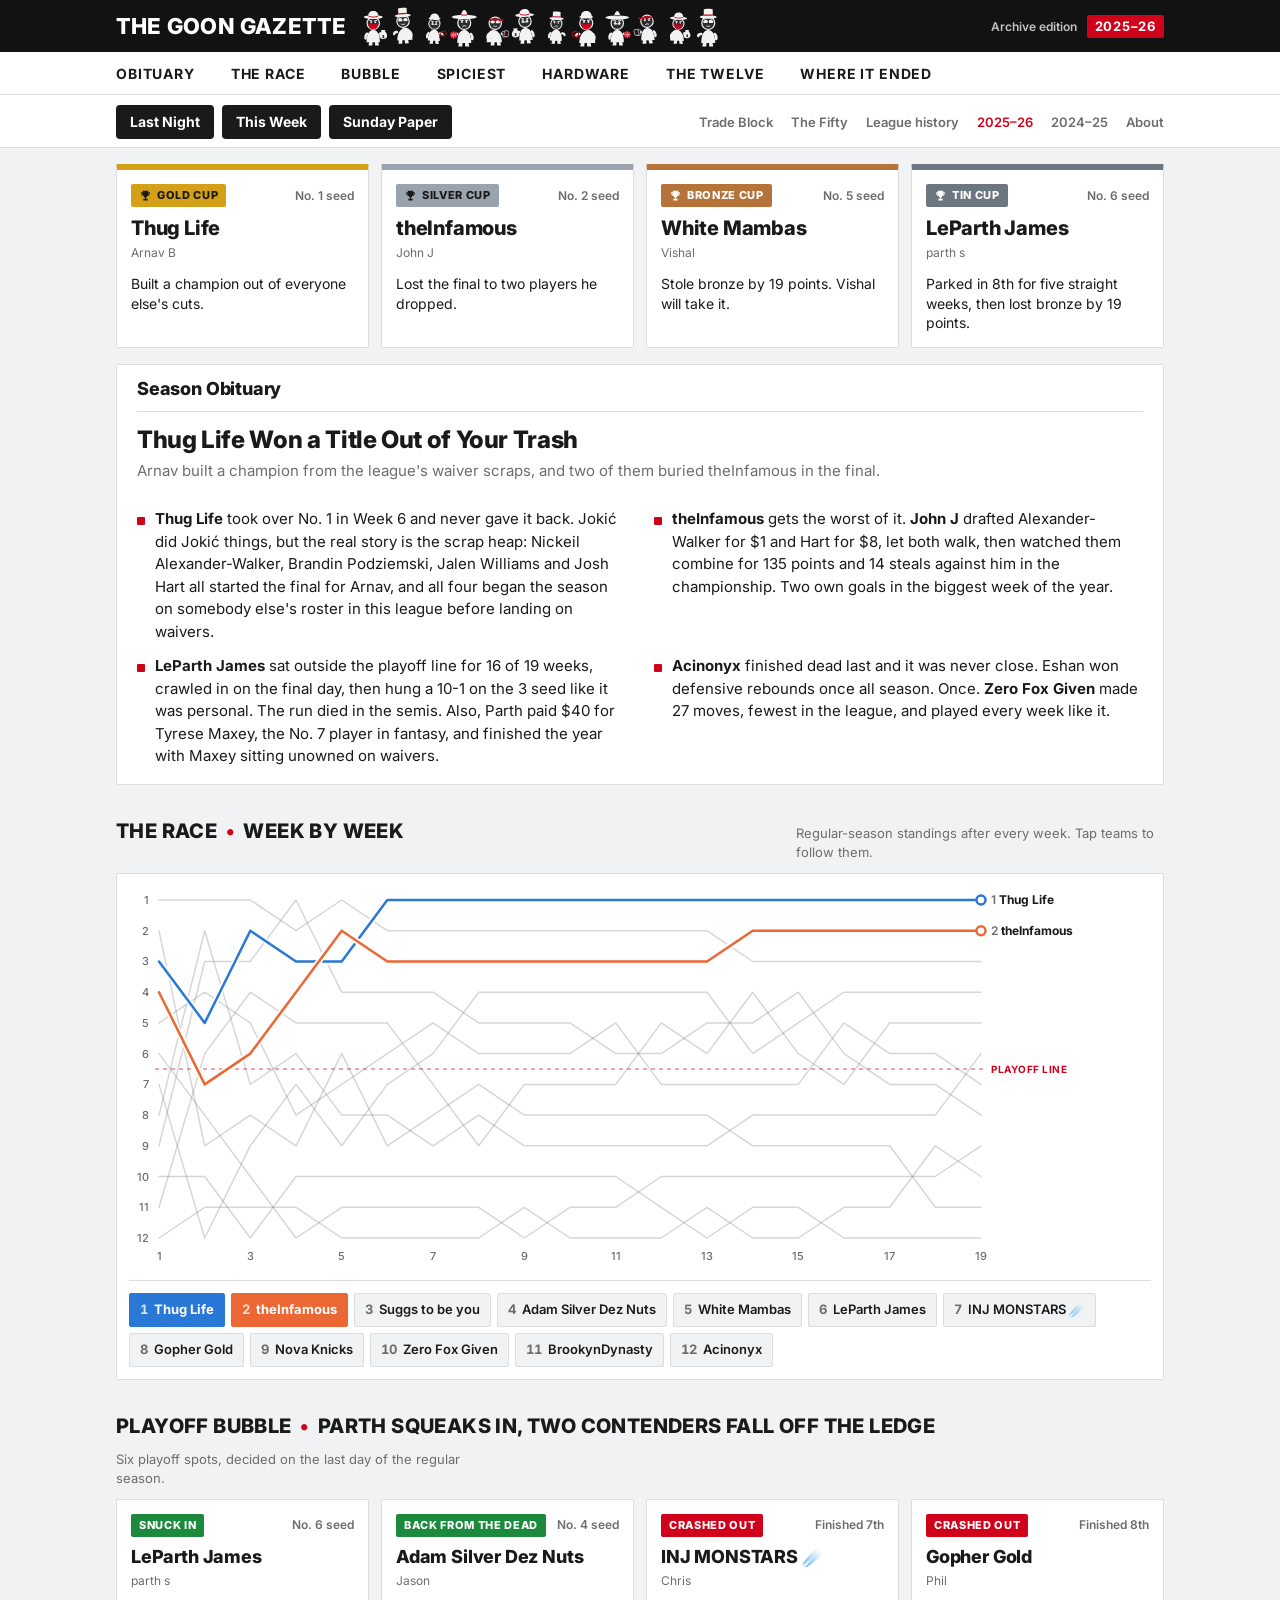
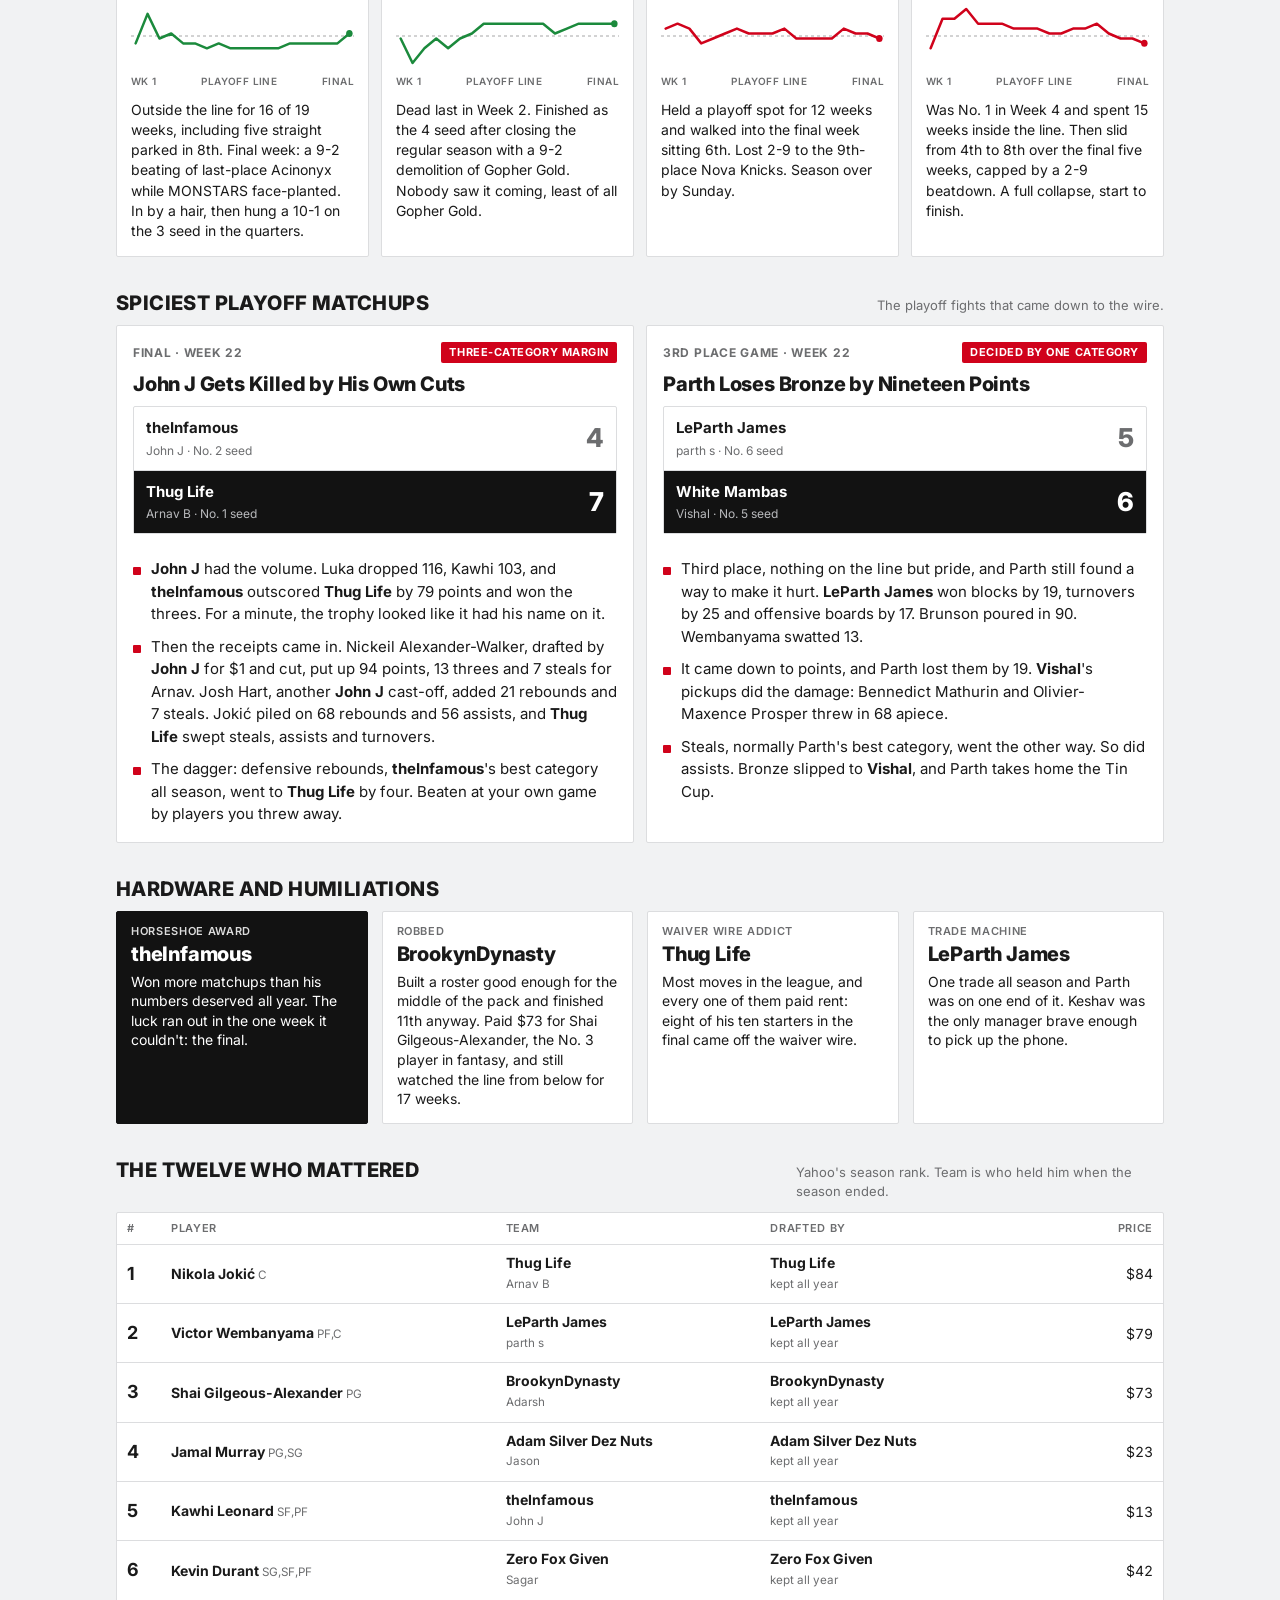
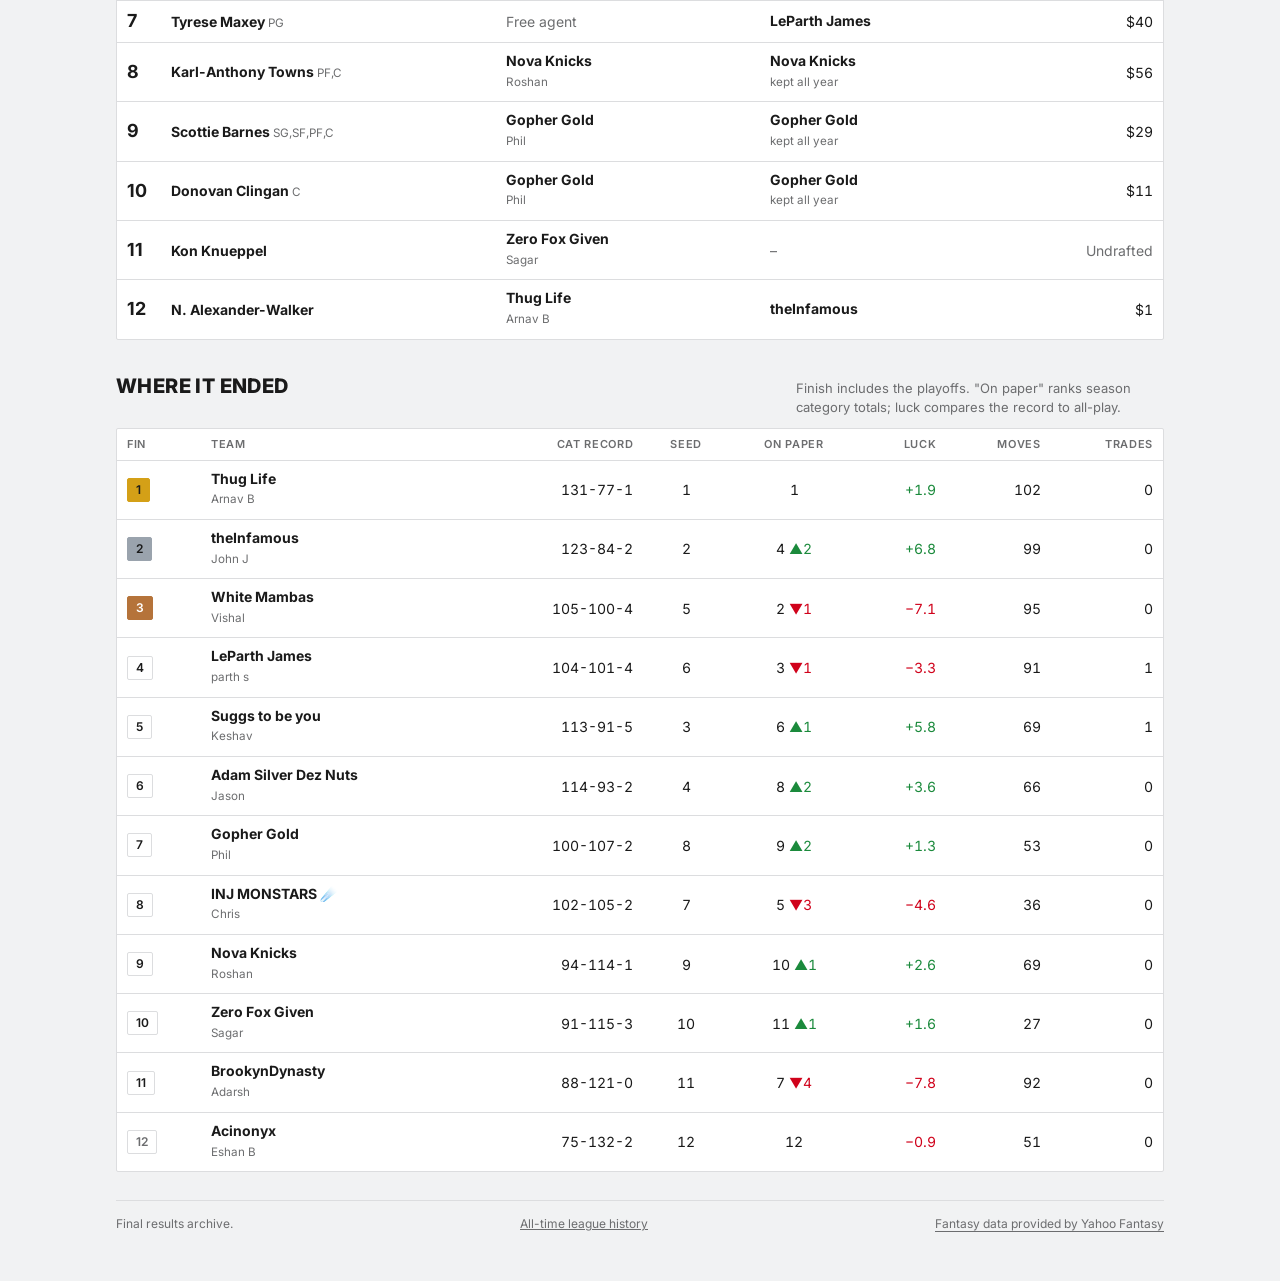
<file: docs/season.html>
<!doctype html>
<html lang="en"><meta charset="utf-8">
<title>The Goon Gazette Seasons</title>
<meta name="viewport" content="width=device-width, initial-scale=1, viewport-fit=cover">
<link rel="icon" type="image/svg+xml" href="favicon.svg">
<link rel="icon" type="image/png" sizes="32x32" href="favicon-32.png">
<link rel="shortcut icon" href="favicon.ico">
<link rel="apple-touch-icon" href="apple-touch-icon.png">
<meta name="theme-color" content="#121212">
<link rel="preconnect" href="https://fonts.googleapis.com">
<link rel="stylesheet" href="https://fonts.googleapis.com/css2?family=Inter:wght@400;500;600;700;800&display=swap">
<link rel="stylesheet" href="assets/gazette.css?v=ea175ef3">
<link rel="stylesheet" href="themes/grandprix.css?v=298c172c">

<div class="wrap">
  <header class="mast">
    <div class="nameplate"><h1>The Goon Gazette</h1><small>Ballinwithmygoons archive</small></div>
    <div class="dateline"><span class="label">Archive edition</span><span class="big" id="yr">…</span></div>
  </header>
  <nav class="tabs" aria-label="Sections">
    <a href="#top" data-jump="top">Obituary</a><a href="#" data-jump="climb">The race</a><a href="#" data-jump="bubble">Bubble</a>
    <a href="#" data-jump="spicy">Spiciest</a><a href="#" data-jump="awards">Hardware</a><a href="#" data-jump="draft">The twelve</a><a href="#" data-jump="standings">Where it ended</a>
  </nav>
  <nav class="site" id="sitenav" aria-label="Site"></nav>
  <div class="banner" id="banner" hidden></div>

  <section id="cups" class="cups" aria-label="Final top four"></section>

  <section id="top" class="front solo">
    <div class="lead-card"><h3 class="card-h">Season Obituary</h3><h1 class="headline" id="hl"></h1><p class="sub" id="sub"></p><div class="story" id="story"></div></div>
  </section>

  <section id="climb">
    <div class="sec-head"><h2>The Race <span class="dot">•</span> Week by Week</h2><p>Regular-season standings after every week. Tap teams to follow them.</p></div>
    <div class="rk-card">
      <div class="rk-plot" id="rk-plot"></div>
      <div class="rk-tip" id="rk-tip" hidden></div>
      <div class="rk-chips" id="rk-chips" role="group" aria-label="Teams to highlight"></div>
    </div>
  </section>

  <section id="bubble">
    <div class="sec-head"><h2>Playoff Bubble <span class="dot">•</span> <span id="bb-hl"></span></h2><p id="bb-sub"></p></div>
    <div class="bubble" id="bb"></div>
  </section>

  <section id="spicy">
    <div class="sec-head"><h2>Spiciest Playoff Matchups</h2><p>The playoff fights that came down to the wire.</p></div>
    <div class="spicy" id="sp"></div>
  </section>

  <section id="awards">
    <div class="sec-head"><h2>Hardware and Humiliations</h2></div>
    <div class="awards" id="aw"></div>
  </section>

  <section id="draft">
    <div class="sec-head"><h2>The Twelve Who Mattered</h2><p id="dr-sub">Yahoo's season rank. Team is who held him when the season ended.</p></div>
    <div class="table-wrap"><table class="pr"><thead><tr><th>#</th><th>Player</th><th>Team</th><th>Drafted by</th><th class="r" id="dr-cost">Draft</th></tr></thead><tbody id="dr"></tbody></table></div>
  </section>

  <section id="standings">
    <div class="sec-head"><h2>Where It Ended</h2><p>Finish includes the playoffs. "On paper" ranks season category totals; luck compares the record to all-play.</p></div>
    <div class="table-wrap"><table class="pr"><thead><tr><th>Fin</th><th>Team</th><th class="r">Cat record</th><th class="c">Seed</th><th class="c">On paper</th><th class="r">Luck</th><th class="r">Moves</th><th class="r">Trades</th></tr></thead><tbody id="st"></tbody></table></div>
  </section>

  <footer><span>Final results archive.</span><a href="history.html" style="color:inherit">All-time league history</a><a class="yattr" href="https://basketball.fantasysports.yahoo.com/" target="_blank" rel="noopener">Fantasy data provided by Yahoo Fantasy</a></footer>
</div>

<script src="assets/common.js?v=0d4a5522"></script>
<script>
let current = null, S = null, picked = [];
const SLOTS = 4;
document.querySelectorAll("[data-jump]").forEach(a => a.addEventListener("click", e => {
  e.preventDefault();
  document.getElementById(a.dataset.jump).scrollIntoView({behavior: matchMedia("(prefers-reduced-motion: reduce)").matches ? "auto" : "smooth"});
}));

const WORDS = ["zero", "one", "two", "three"];
const CUPS = [["gold", "Gold Cup"], ["silver", "Silver Cup"], ["bronze", "Bronze Cup"], ["tin", "Tin Cup"]];
const cupIcon = `<svg class="cup-ic" viewBox="0 0 24 24" aria-hidden="true"><path d="M7 3h10v3h3v2a5 5 0 0 1-4.6 5A5 5 0 0 1 13 15.9V18h3v3H8v-3h3v-2.1A5 5 0 0 1 8.6 13 5 5 0 0 1 4 8V6h3V3zm10 5v2.8A3 3 0 0 0 18 8zM6 8a3 3 0 0 0 1 2.8V8z"/></svg>`;

function cupsRow(s) {
  const T = s.teams, ed = (s.editorial || {}).cups || {};
  return s.standings.filter(r => r.rank <= 4).sort((a, b) => a.rank - b.rank).map(r => {
    const [cls, label] = CUPS[r.rank - 1];
    return `<article class="cup ${cls}"><div class="cup-top"><span class="cup-pill">${cupIcon}${label}</span><span class="cup-seed">No. ${r.seed ?? "–"} seed</span></div>
      <h3>${esc(T[r.team].name)}</h3><small>${esc(T[r.team].manager || "")}</small>
      ${ed[r.team] ? `<p>${esc(ed[r.team])}</p>` : ""}</article>`;
  }).join("");
}

function miniPath(s, tk, cls) {
  const R = s.race; if (!R || !R.ranks[tk]) return "";
  const rk = R.ranks[tk], N = Object.keys(R.ranks).length, W = 240, H = 64, pad = 5;
  const x = i => pad + i * (W - 2 * pad) / Math.max(1, rk.length - 1), y = r => pad + (r - 1) * (H - 2 * pad) / (N - 1);
  const npo = s.num_playoff_teams || 0, yc = (y(npo) + y(npo + 1)) / 2;
  const d = rk.map((r, i) => `${i ? "L" : "M"}${x(i).toFixed(1)},${y(r).toFixed(1)}`).join("");
  return `<svg class="bb-path ${cls}" viewBox="0 0 ${W} ${H}" preserveAspectRatio="none" role="img" aria-label="Weekly rank, from ${rk[0]} to ${rk.at(-1)}">
    ${npo ? `<line x1="0" x2="${W}" y1="${yc}" y2="${yc}" class="bb-cut"/>` : ""}<path d="${d}" vector-effect="non-scaling-stroke"/>
    <circle cx="${x(rk.length - 1)}" cy="${y(rk.at(-1))}" r="3.5"/></svg>`;
}

function bubbleCards(s) {
  const T = s.teams, b = (s.editorial || {}).bubble, seed = Object.fromEntries(s.standings.map(r => [r.team, r.seed]));
  if (!b) return `<p class="empty">Bubble story lands with the next backfill.</p>`;
  return b.cards.map(c => {
    const good = !/crash|late|fell|choke/i.test(c.tag), cls = good ? "up" : "down";
    const rk = s.race?.ranks?.[c.team] || [];
    return `<article class="bb-card ${cls}"><div class="bb-top"><span class="bb-tag">${esc(c.tag)}</span><span class="bb-seed">${seed[c.team] <= (s.num_playoff_teams || 0) ? `No. ${seed[c.team]} seed` : `Finished ${seed[c.team]}th`}</span></div>
      <h3>${esc(T[c.team].name)}</h3><small>${esc(T[c.team].manager || "")}</small>
      ${miniPath(s, c.team, cls)}<div class="bb-axis"><span>Wk 1</span><span>Playoff line</span><span>Final</span></div>
      <p>${esc(c.body)}</p></article>`;
  }).join("");
}

function spicyCard(g, s) {
  const T = s.teams, nm = tk => esc(T[tk]?.name), mg = tk => esc(T[tk]?.manager);
  const seed = Object.fromEntries(s.standings.map(r => [r.team, r.seed]));
  const [sa, sb, st] = g.score, margin = Math.abs(sa - sb);
  const ed = ((s.editorial || {}).spicy || {})[`${g.week}-${g.a.split(".").pop()}-${g.b.split(".").pop()}`];
  const tag = margin === 1 ? "Decided by one category" : `${WORDS[margin][0].toUpperCase() + WORDS[margin].slice(1)}-category margin`;
  const side = (tk, sc) => `<div class="sp-team ${g.winner === tk ? "w" : ""}"><div><b>${nm(tk)}</b><small>${mg(tk)}${seed[tk] ? ` · No. ${seed[tk]} seed` : ""}</small></div><span class="sp-sc num">${sc}</span></div>`;
  let story;
  if (ed) story = `<h3 class="sp-hl">${esc(ed.headline)}</h3>`, story = { hl: story, body: storyList(ed.body, Object.values(T).flatMap(t => [t.name, t.manager])) };
  else {
    const n = g.narrowest, elim = !/place game/.test(g.round);
    const knife = n ? `<p class="sp-knife"><b>${nm(g.loser)}</b> lost ${esc(n.cat)} by ${n.pct ? fmtStat(n.margin, true) : fmtStat(n.margin)}${elim ? " and went home" : ""}.</p>` : "";
    story = { hl: `<h3 class="sp-hl">${nm(g.winner)} ${elim ? "survives" : "edges"} ${nm(g.loser)}</h3>`, body: knife };
  }
  return `<article class="sp-card">
    <div class="sp-top"><span class="label">${esc(g.round)} · Week ${g.week}</span><span class="sp-tag">${tag}${st ? `, ${st} tied` : ""}</span></div>
    ${story.hl}
    <div class="sp-board">${side(g.a, sa)}${side(g.b, sb)}</div>
    <div class="sp-story">${story.body}</div>
  </article>`;
}

// ---------- the race (bump chart, drawn at real pixel size so text stays readable) ----------
function drawRace() {
  const s = S, R = s.race, box = $("rk-plot");
  if (!R || !R.weeks.length) { box.innerHTML = `<p class="empty">No weekly data.</p>`; return; }
  const T = s.teams, teams = Object.keys(R.ranks), N = teams.length, W = box.clientWidth || 700;
  const narrow = W < 560, H = narrow ? 300 : 380;
  const m = {l: 30, r: narrow ? 118 : 170, t: 12, b: 30};
  const wks = R.weeks, x = i => m.l + (wks.length === 1 ? 0 : i * (W - m.l - m.r) / (wks.length - 1));
  const y = r => m.t + (r - 1) * (H - m.t - m.b) / (N - 1);
  const npo = s.num_playoff_teams || 0, slot = tk => picked.indexOf(tk);
  const path = tk => R.ranks[tk].map((r, i) => `${i ? "L" : "M"}${x(i).toFixed(1)},${y(r).toFixed(1)}`).join("");
  const short = t => t.length > (narrow ? 13 : 20) ? t.slice(0, narrow ? 12 : 19) + "…" : t;
  let g = "";
  for (let r = 1; r <= N; r++) g += `<text class="rk-ax" x="${m.l - 10}" y="${y(r) + 4}" text-anchor="end">${r}</text>`;
  const step = wks.length > 12 ? (narrow ? 4 : 2) : 1;
  wks.forEach((w, i) => {
    const lastI = wks.length - 1, show = i === lastI || (i % step === 0 && lastI - i >= Math.max(2, step / 2 + 1) - (step === 1 ? 1 : 0));
    if (show) g += `<text class="rk-ax" x="${x(i)}" y="${H - 8}" text-anchor="middle">${w}</text>`;
  });
  if (npo && npo < N) {
    const yc = (y(npo) + y(npo + 1)) / 2;
    g += `<line class="rk-cut" x1="${m.l - 4}" x2="${x(wks.length - 1) + 6}" y1="${yc}" y2="${yc}"/><text class="rk-cutl" x="${x(wks.length - 1) + 10}" y="${yc + 4}">Playoff line</text>`;
  }
  const rest = teams.filter(tk => slot(tk) < 0), on = picked.filter(tk => R.ranks[tk]);
  rest.forEach(tk => g += `<path class="rk-line" d="${path(tk)}" data-tk="${tk}"/>`);
  on.forEach(tk => {
    const k = slot(tk) + 1, last = R.ranks[tk].length - 1, rk = R.ranks[tk][last];
    g += `<path class="rk-halo" d="${path(tk)}"/><path class="rk-line on s${k}" d="${path(tk)}" data-tk="${tk}"/>
      <circle class="rk-end s${k}" cx="${x(last)}" cy="${y(rk)}" r="4.5"/>
      <text class="rk-lab" x="${x(last) + 10}" y="${y(rk) + 4}"><tspan class="rk-labn">${rk}</tspan> ${esc(short(T[tk].name))}</text>`;
  });
  g += `<line class="rk-x" id="rk-x" x1="0" x2="0" y1="${m.t - 6}" y2="${H - m.b + 6}" style="display:none"/>`;
  box.innerHTML = `<svg width="${W}" height="${H}" viewBox="0 0 ${W} ${H}" role="img" aria-label="Standings rank by week for every team; table of final standings below">${g}</svg>`;

  const svg = box.querySelector("svg"), tip = $("rk-tip"), cross = $("rk-x");
  const hide = () => { tip.hidden = true; cross.style.display = "none"; };
  svg.addEventListener("pointerleave", hide);
  svg.addEventListener("pointermove", e => {
    const bx = svg.getBoundingClientRect(), px = e.clientX - bx.left;
    if (px < m.l - 10 || px > W - m.r + 10) return hide();
    const i = Math.max(0, Math.min(wks.length - 1, Math.round((px - m.l) / ((W - m.l - m.r) / Math.max(1, wks.length - 1)))));
    cross.setAttribute("x1", x(i)); cross.setAttribute("x2", x(i)); cross.style.display = "";
    const order = teams.slice().sort((a, b) => R.ranks[a][i] - R.ranks[b][i]);
    tip.innerHTML = `<div class="label">After week ${wks[i]}</div><ol>${order.map(tk => {
      const k = slot(tk);
      return `<li class="${k >= 0 ? "on" : ""}">${k >= 0 ? `<i class="sw s${k + 1}"></i>` : ""}<span>${R.ranks[tk][i]}</span> ${esc(T[tk].name)}</li>`;
    }).join("")}</ol>`;
    tip.hidden = false;
    const tw = tip.offsetWidth, left = x(i) + 14 + tw > W ? x(i) - 14 - tw : x(i) + 14;
    tip.style.left = Math.max(0, left) + "px";
  });
}

function drawChips() {
  const s = S, R = s.race, T = s.teams;
  if (!R) return;
  const last = tk => R.ranks[tk].at(-1);
  const order = Object.keys(R.ranks).sort((a, b) => last(a) - last(b));
  $("rk-chips").innerHTML = order.map(tk => {
    const k = picked.indexOf(tk);
    return `<button type="button" class="rk-chip ${k >= 0 ? "on s" + (k + 1) : ""}" data-tk="${tk}" aria-pressed="${k >= 0}"><span class="rk-chipn">${last(tk)}</span>${esc(T[tk].name)}</button>`;
  }).join("");
  $("rk-chips").querySelectorAll("button").forEach(b => b.addEventListener("click", () => {
    const tk = b.dataset.tk, k = picked.indexOf(tk);
    if (k >= 0) picked[k] = null;
    else { const free = picked.indexOf(null); if (free >= 0) picked[free] = tk; else if (picked.length < SLOTS) picked.push(tk); else picked[0] = tk; }
    while (picked.length && picked.at(-1) === null) picked.pop();
    drawChips(); drawRace();
  }));
}

function render(s) {
  current = s.season; S = s;
  siteNav("s" + s.season);
  const T = s.teams, nm = tk => esc(T[tk]?.name), mg = tk => esc(T[tk]?.manager);
  const row = Object.fromEntries(s.standings.map(r => [r.team, r]));
  const n = s.standings.length;
  document.title = `The Goon Gazette ${s.label}`;
  $("yr").textContent = s.label;
  $("banner").hidden = !s.sample;
  $("banner").textContent = "Example data from a made-up league. Real seasons appear once the Yahoo backfill runs.";

  const r = s.recap || {};
  $("hl").textContent = titleCase(r.headline);
  $("sub").textContent = r.subhead && !/season in review/i.test(r.subhead) ? r.subhead : "";
  $("story").innerHTML = storyList(r.body, Object.values(T).flatMap(t => [t.name, t.manager]));
  $("cups").innerHTML = cupsRow(s);
  const bb = (s.editorial || {}).bubble;
  $("bb-hl").textContent = bb ? bb.headline : "Who Got In";
  $("bb-sub").textContent = bb ? bb.sub : "";
  $("bb").innerHTML = bubbleCards(s);

  $("aw").innerHTML = s.awards.map((a, i) => `<div class="award ${i === 0 ? "hot" : ""}"><span class="label">${esc(a.title)}</span><h3>${nm(a.team)}</h3><p>${esc(((s.editorial || {}).awards || {})[a.title] || a.note)}</p></div>`).join("");

  const sp = s.spicy || [];
  $("sp").innerHTML = sp.length ? sp.map(g => spicyCard(g, s)).join("")
    : `<p class="empty">No playoff game came within three categories. Blowouts all the way down.</p>`;

  picked = [s.champion, s.runner_up].filter(Boolean);
  drawChips(); drawRace();

  const tp = s.top_players || [];
  $("dr-cost").textContent = s.auction ? "Price" : "Pick";
  $("dr").innerHTML = tp.length ? tp.map(x => {
    const draftCell = x.drafted_by == null ? `<span class="muted">Undrafted</span>`
      : s.auction ? (x.cost != null ? `$${x.cost}` : "–")
      : (x.round ? `Rd ${x.round}, #${x.pick}` : `#${x.pick}`);
    const kept = x.team && x.drafted_by && x.team === x.drafted_by;
    return `<tr><td class="rk" style="font-size:18px">${x.rank}</td>
      <td><b>${esc(x.player)}</b>${x.pos ? `<small class="muted"> ${esc(x.pos)}</small>` : ""}</td>
      <td class="tm">${x.team ? `<b>${nm(x.team)}</b><small>${mg(x.team)}</small>` : `<span class="muted">Free agent</span>`}</td>
      <td class="tm">${x.drafted_by ? `<b>${nm(x.drafted_by)}</b>${kept ? `<small>kept all year</small>` : ""}` : `<span class="muted">–</span>`}</td>
      <td class="r num">${draftCell}</td></tr>`;
  }).join("") : `<tr><td colspan="5" class="empty">Top players load with the next history backfill.</td></tr>`;

  $("st").innerHTML = s.standings.map(x => {
    const diff = x.paper_rank - x.rank;
    const d = diff > 0 ? `<span class="delta up"> ▲${diff}</span>` : diff < 0 ? `<span class="delta dn"> ▼${-diff}</span>` : "";
    const badge = x.rank === 1 ? "gold" : x.rank === n ? "dim" : "";
    return `<tr><td><span class="badge ${badge}">${x.rank}</span></td>
      <td class="tm"><b>${nm(x.team)}</b><small>${mg(x.team)}</small></td>
      <td class="num r">${x.w}-${x.l}-${x.t}</td><td class="num c">${x.seed ?? "–"}</td>
      <td class="num c">${x.paper_rank}${d}</td>
      <td class="num r" style="color:var(${(x.luck ?? 0) >= 0 ? "--good" : "--bad"})">${fmtLuck(x.luck)}</td>
      <td class="num r">${x.moves}</td><td class="num r">${x.trades}</td></tr>`;
  }).join("");
}

let rsz;
window.addEventListener("resize", () => { clearTimeout(rsz); rsz = setTimeout(() => S && drawRace(), 120); });

function load() {
  getJSON("data/history.json").then(h => {
    const want = location.hash.replace("#", "");
    const season = (h.seasons.find(s => s.season === want) || h.seasons[0] || {}).season;
    if (!season) throw new Error("no seasons");
    if (season === current) return;
    return getJSON(`data/seasons/${season}.json`).then(render).then(() => window.scrollTo(0, 0));
  }).catch(e => { $("hl").textContent = "NO ARCHIVE YET"; $("sub").textContent = "Run the history backfill to fill in past seasons."; console.error(e); });
}
window.addEventListener("hashchange", load);
load();
</script>
</file>
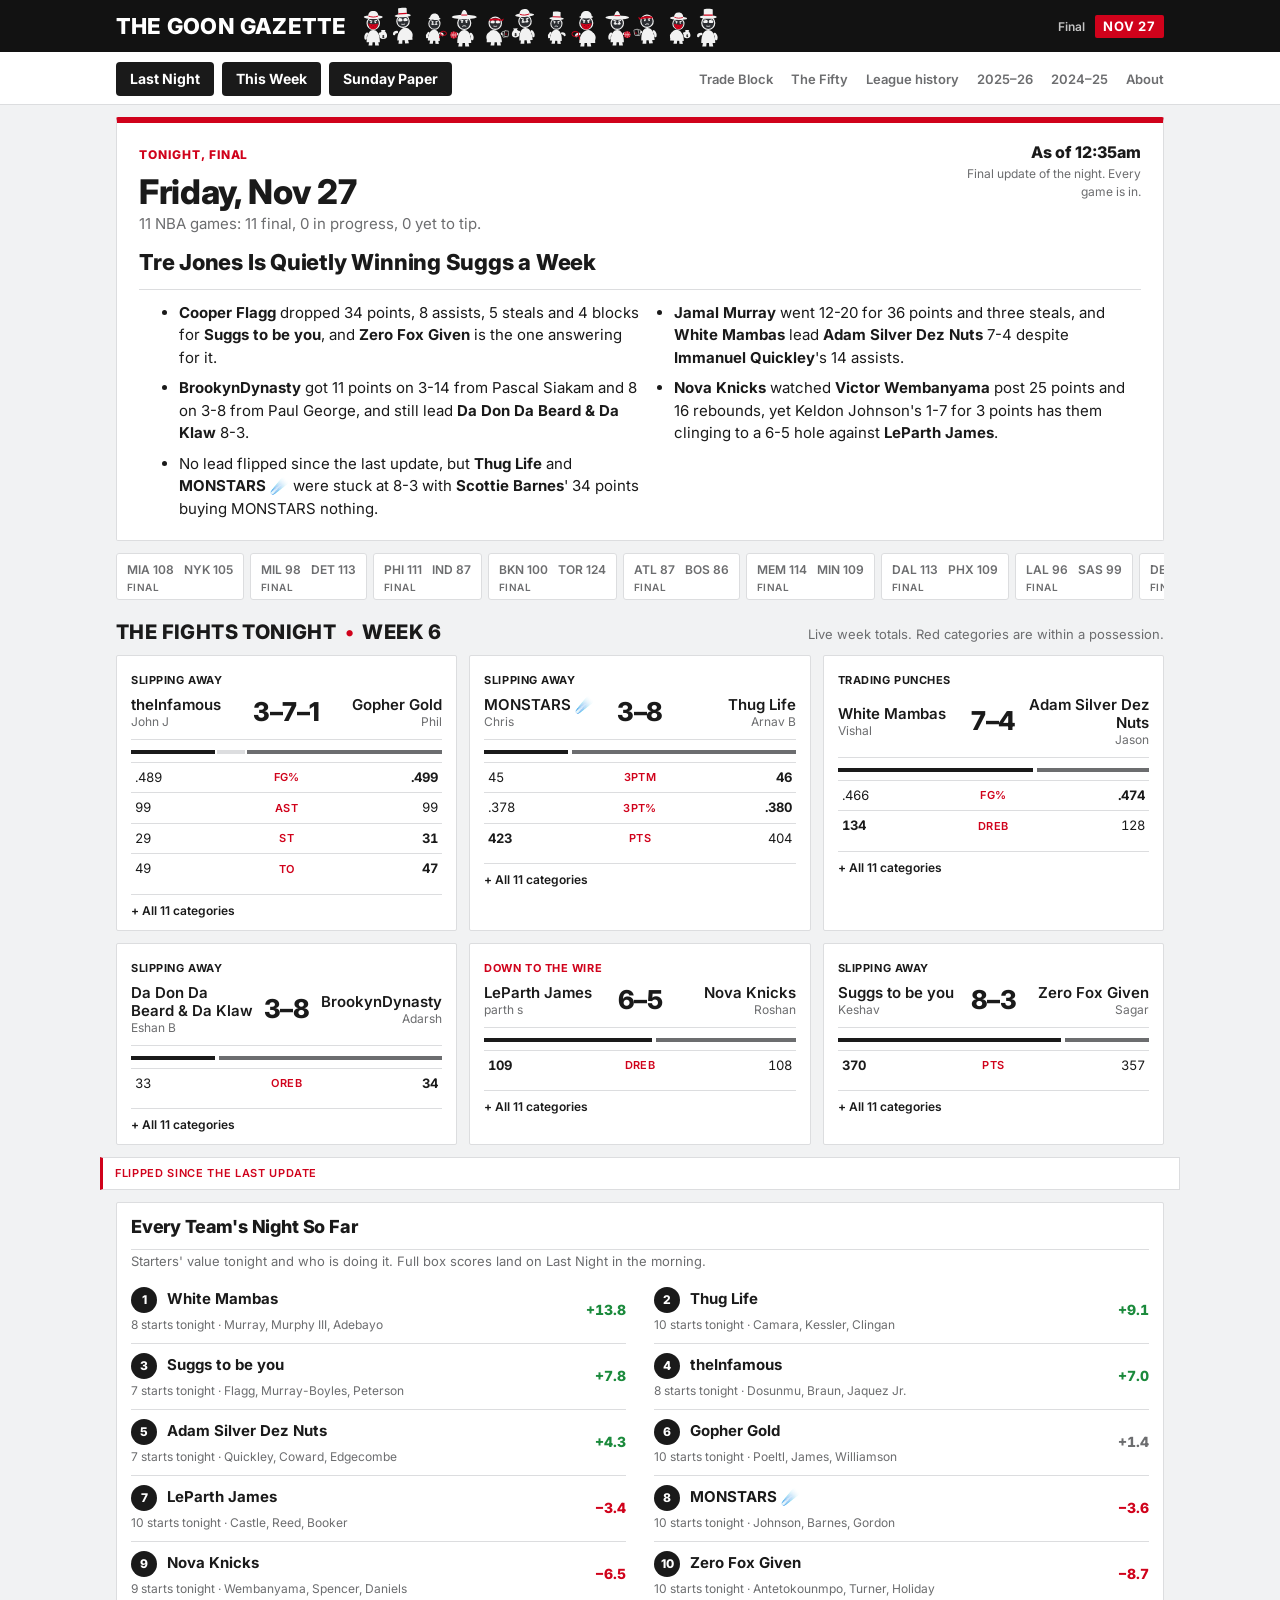
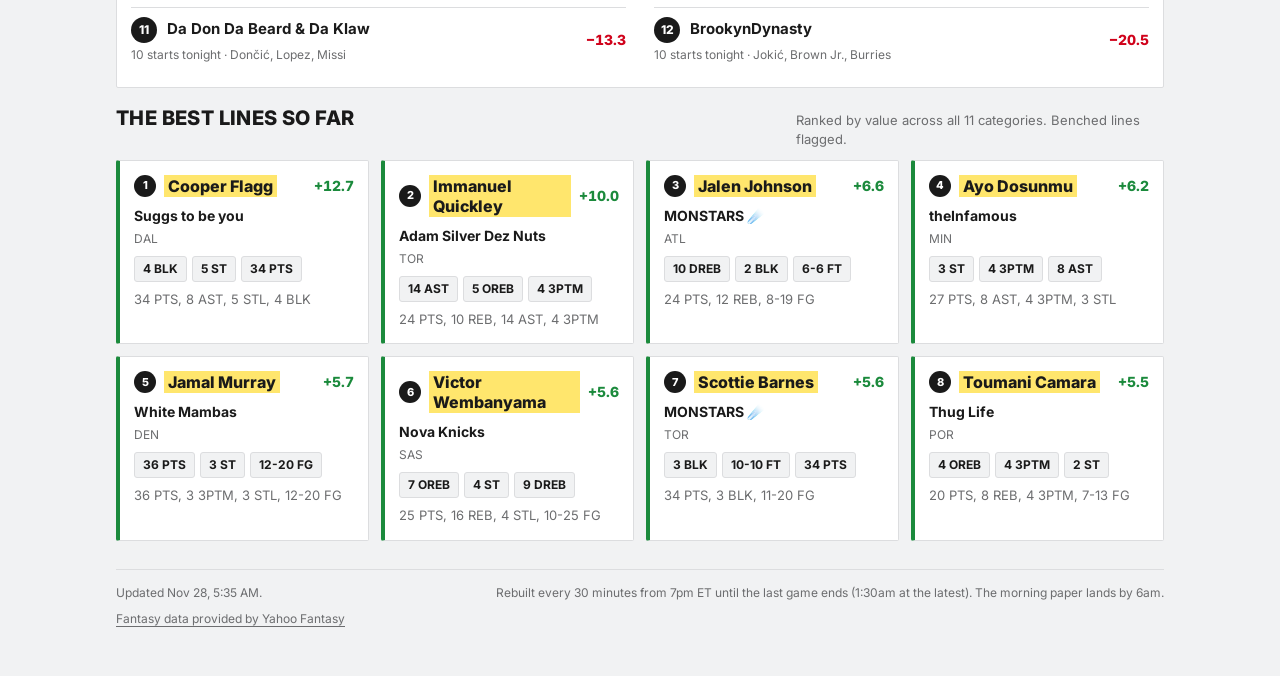
<file: docs/today.html>
<!doctype html>
<html lang="en"><meta charset="utf-8">
<title>The Goon Gazette Tonight</title>
<meta name="viewport" content="width=device-width, initial-scale=1, viewport-fit=cover">
<link rel="icon" type="image/svg+xml" href="favicon.svg">
<link rel="icon" type="image/png" sizes="32x32" href="favicon-32.png">
<link rel="shortcut icon" href="favicon.ico">
<link rel="apple-touch-icon" href="apple-touch-icon.png">
<meta name="theme-color" content="#121212">
<link rel="preconnect" href="https://fonts.googleapis.com">
<link rel="stylesheet" href="https://fonts.googleapis.com/css2?family=Inter:wght@400;500;600;700;800&display=swap">
<link rel="stylesheet" href="assets/gazette.css?v=ea175ef3">
<link rel="stylesheet" href="themes/fight.css?v=ecaa68de">

<div class="wrap">
  <header class="mast">
    <div class="nameplate"><h1>The Goon Gazette</h1></div>
    <div class="dateline"><span class="label" id="dl1">Tonight</span><span class="big" id="dl2">…</span></div>
  </header>
  <nav class="site" id="sitenav" aria-label="Site"></nav>

  <section class="nt-hero td-hero">
    <div class="nt-head">
      <div>
        <span class="label"><i class="live-dot" id="live-dot" aria-hidden="true"></i><span id="td-state">Tonight</span></span>
        <h2 id="td-date">Loading</h2>
        <p id="td-sub"></p>
      </div>
      <div class="td-asof" id="td-asof"></div>
    </div>
    <h3 class="td-head" id="td-headline"></h3>
    <div class="nt-notes" id="td-notes"></div>
  </section>

  <div class="nba-strip" id="nba" hidden></div>

  <div class="sec-head"><h2 id="mu-title">The Fights Tonight</h2><p>Live week totals. Red categories are within a possession.</p></div>
  <div class="grid2" id="mu"></div>

  <div class="td-flips" id="flips-wrap" hidden><span class="label">Flipped since the last update</span><div class="td-fl" id="flips"></div></div>

  <div class="list-card td-tn"><h3>Every Team's Night So Far</h3><p class="note">Starters' value tonight and who is doing it. Full box scores land on Last Night in the morning.</p><div id="tn"></div></div>

  <div class="sec-head"><h2>The Best Lines So Far</h2><p>Ranked by value across all 11 categories. Benched lines flagged.</p></div>
  <div class="nt-stars" id="stars"></div>

  <footer><span id="gen"></span><span>Rebuilt every 30 minutes from 7pm ET until the last game ends (1:30am at the latest). The morning paper lands by 6am.</span><a class="yattr" href="https://basketball.fantasysports.yahoo.com/" target="_blank" rel="noopener">Fantasy data provided by Yahoo Fantasy</a></footer>
</div>

<script src="assets/common.js?v=0d4a5522"></script>
<script>
siteNav("today");
let T, CAT = {}, MYID = null;

getJSON("data/polls.json").then(c => { MYID = myTeamId(c); }).catch(() => {})
  .finally(() => getJSON("data/today.json").then(t => { if (t.sample && !PREVIEW) { location.replace("night.html"); return; } T = t; render(); }).catch(() => { location.replace("night.html"); }));

const nm = tk => esc(T.team_names[tk]?.name || tk);
const mgr = tk => esc(T.team_names[tk]?.manager || "");
const sign = v => (v > 0 ? "+" : v < 0 ? "−" : "") + Math.abs(v).toFixed(1);
const tone = v => v >= 3 ? "hi" : v <= -3 ? "lo" : "mid";
const fmt = (id, v) => fmtStat(v, CAT[id]?.pct);
const chip = (cid, v) => { const c = CAT[cid]; if (!c) return ""; const txt = Array.isArray(v) ? `${v[1]}-${v[2]} ${c.name.replace("%", "")}` : `${v} ${c.name}`; return `<span class="nt-chip">${esc(txt)}</span>`; };
const sc = s => `${s[0]}–${s[1]}${s[2] ? "–" + s[2] : ""}`;
// "Giannis Antetokounmpo" -> "Antetokounmpo", "Jaren Jackson Jr." -> "Jackson Jr.": three names fit one phone line
const last = n => { const w = String(n).split(" "); return w.length < 2 ? n : /^(jr\.?|sr\.?|ii|iii|iv)$/i.test(w[w.length - 1]) && w.length > 2 ? w.slice(-2).join(" ") : w.slice(1).join(" "); };

function render() {
  T.cats.forEach(c => CAT[c.id] = c);
  const live = !T.final;
  const d = new Date(T.date + "T12:00:00");
  $("dl2").textContent = d.toLocaleDateString("en-US", {month: "short", day: "numeric"});
  $("dl1").textContent = live ? "Live" : "Final";
  $("td-state").textContent = live ? "Tonight, live" : "Tonight, final";
  $("live-dot").hidden = !live;
  $("td-date").textContent = d.toLocaleDateString("en-US", {weekday: "long", month: "short", day: "numeric"});
  const g = T.games || [], fin = g.filter(x => x.state === "post").length, ip = g.filter(x => x.state === "in").length, pre = g.length - fin - ip;
  $("td-sub").textContent = g.length ? `${g.length} NBA game${g.length === 1 ? "" : "s"}: ${fin} final, ${ip} in progress, ${pre} yet to tip.` : `${T.lines.length} lines in so far.`;
  const nxt = live && T.update < T.updates ? ` Next update about ${nextSlot(T.generated_at)}.` : "";
  $("td-asof").innerHTML = `<b>As of ${esc(T.as_of)}</b><small>${live ? `Update ${T.update} of the night.${nxt}` : "Final update of the night. Every game is in."}</small>`;
  $("td-headline").textContent = T.headline || "";
  const names = Object.values(T.team_names).map(t => t.name).concat(T.lines.map(r => r.name));
  $("td-notes").innerHTML = storyList(T.notes, names);

  // NBA scoreboard strip
  $("nba").hidden = !g.length;
  $("nba").innerHTML = g.map(x => `<span class="nba-g ${x.state}"><b>${esc(x.teams[0])} ${x.score[0]}</b><b>${esc(x.teams[1])} ${x.score[1]}</b><small>${esc(x.state === "pre" ? x.detail.replace(/ E[DS]T$/, "") : x.state === "post" ? "Final" : x.detail)}</small></span>`).join("");

  // the fights, yours first
  const isMine = m => MYID != null && (m.a.endsWith(".t." + MYID) || m.b.endsWith(".t." + MYID));
  const ordered = [...T.matchups].sort((x, y) => (isMine(y) - isMine(x)) || (y.swings - x.swings));
  $("mu-title").innerHTML = `The Fights Tonight <b class="dot">&bull;</b> Week ${T.week}`;
  $("mu").innerHTML = ordered.map((m, i) => {
    const mine = isMine(m), gap = Math.abs(m.score[0] - m.score[1]);
    const tier = mine ? "Your fight" : gap <= 1 ? "Down to the wire" : gap <= 3 ? "Trading punches" : "Slipping away";
    const prev = m.prev_score && (m.prev_score[0] !== m.score[0] || m.prev_score[1] !== m.score[1]) ? `<span class="chip td-was">Was ${sc(m.prev_score)}</span>` : "";
    const row = c => `<tr class="${c.swing ? "sw" : ""}"><td class="v va ${c.lead === "a" ? "lead" : ""}">${fmt(c.cat, c.a)}</td><td class="c">${esc(CAT[c.cat]?.name)}${c.flip ? ` <i class="td-flip">flipped</i>` : ""}</td><td class="v vb ${c.lead === "b" ? "lead" : ""}">${fmt(c.cat, c.b)}</td></tr>`;
    const sw = m.cats.filter(c => c.swing || c.flip), rest = m.cats.filter(c => !(c.swing || c.flip));
    return `<article class="mu${mine ? " mine" : ""}">
      <span class="tier ${mine || gap <= 1 ? "t0" : "t1"}">${tier}</span>
      <div class="mu-top"><div class="mu-team">${nm(m.a)}<small>${mgr(m.a)}</small></div>
      <div class="mu-score">${sc(m.score)}</div>
      <div class="mu-team b">${nm(m.b)}<small>${mgr(m.b)}</small></div></div>
      ${prev ? `<div class="td-prev">${prev}</div>` : ""}
      <div class="hp" aria-hidden="true"><i class="a" style="flex:${m.score[0] || 0.2}"></i><i class="t" style="flex:${m.score[2] || 0.0001}"></i><i class="b" style="flex:${m.score[1] || 0.2}"></i></div>
      <table class="cats">${sw.map(row).join("")}</table>
      <details><summary><span class="c-all">All ${m.cats.length} categories</span><span class="c-sw">Clutch categories</span></summary><table class="cats">${rest.map(row).join("")}</table></details>
    </article>`;
  }).join("");

  // flips: a slim strip under the fights, only when a lead actually changed hands
  const F = (T.flips || []).filter(f => f.now !== "tie");
  $("flips-wrap").hidden = !F.length;
  $("flips").innerHTML = F.map(f => {
    const who = f.now === "a" ? f.a : f.b, from = f.was === "a" ? f.a : f.b;
    return `<span class="td-fchip"><b>${nm(who)}</b> took <b>${esc(CAT[f.cat]?.name)}</b> from ${nm(from)}</span>`;
  }).join("");

  // team nights
  $("tn").innerHTML = T.team_nights.map(t => `<div class="nt-row ${MYID != null && t.team.endsWith(".t." + MYID) ? "me" : ""}">
      <div><span class="nt-trank">${t.rank}</span> <b>${nm(t.team)}</b><small class="td-one">${t.with_game != null ? `${t.with_game} start${t.with_game === 1 ? "" : "s"} tonight` : `${t.played} in so far`}${t.top.length ? ` · ${esc(t.top.map(last).join(", "))}` : ""}</small></div>
      <b class="nt-val ${tone(t.value)}">${sign(t.value)}</b></div>`).join("");

  // best lines so far
  // early in the night every partial line scores below zero against full-game references; wait for a real one
  const good = T.lines.filter(s => s.value > 0);
  $("stars").innerHTML = (good.length ? T.lines.slice(0, 8) : []).map((s, i) => `<article class="nt-star ${tone(s.value)}">
      <div class="nt-st-top"><span class="nt-rank">${i + 1}</span><mark>${esc(s.name)}</mark><b class="nt-val ${tone(s.value)}">${sign(s.value)}</b></div>
      <div class="nt-by"><b>${nm(s.team)}</b>${s.benched ? ` <i class="nt-tag">Benched</i>` : ""}<small>${esc(s.nba || "")}</small></div>
      <div class="nt-chips">${s.best.map(c => chip(c, s.line[c])).join("")}</div>
      <p class="nt-desc">${esc(s.desc)}</p>
    </article>`).join("") || `<p class="empty">${T.lines.length ? "Too early. Nobody has a line worth printing yet; check back after the first quarter." : "No lines in yet. Tip-off is coming."}</p>`;

  $("gen").textContent = `Updated ${new Date(T.generated_at).toLocaleString("en-US", {month: "short", day: "numeric", hour: "numeric", minute: "2-digit"})}.`;
  gc.once("view/tonight");
}
function nextSlot(iso) {
  // runs are dispatched at :05 and :35 ET; the next one after this update
  const d = new Date(iso); d.setSeconds(0, 0);
  const m = d.getMinutes();
  if (m < 5) d.setMinutes(5); else if (m < 35) d.setMinutes(35); else { d.setHours(d.getHours() + 1); d.setMinutes(5); }
  return d.toLocaleTimeString("en-US", {hour: "numeric", minute: "2-digit"}).toLowerCase().replace(" ", "");
}
</script>
</file>
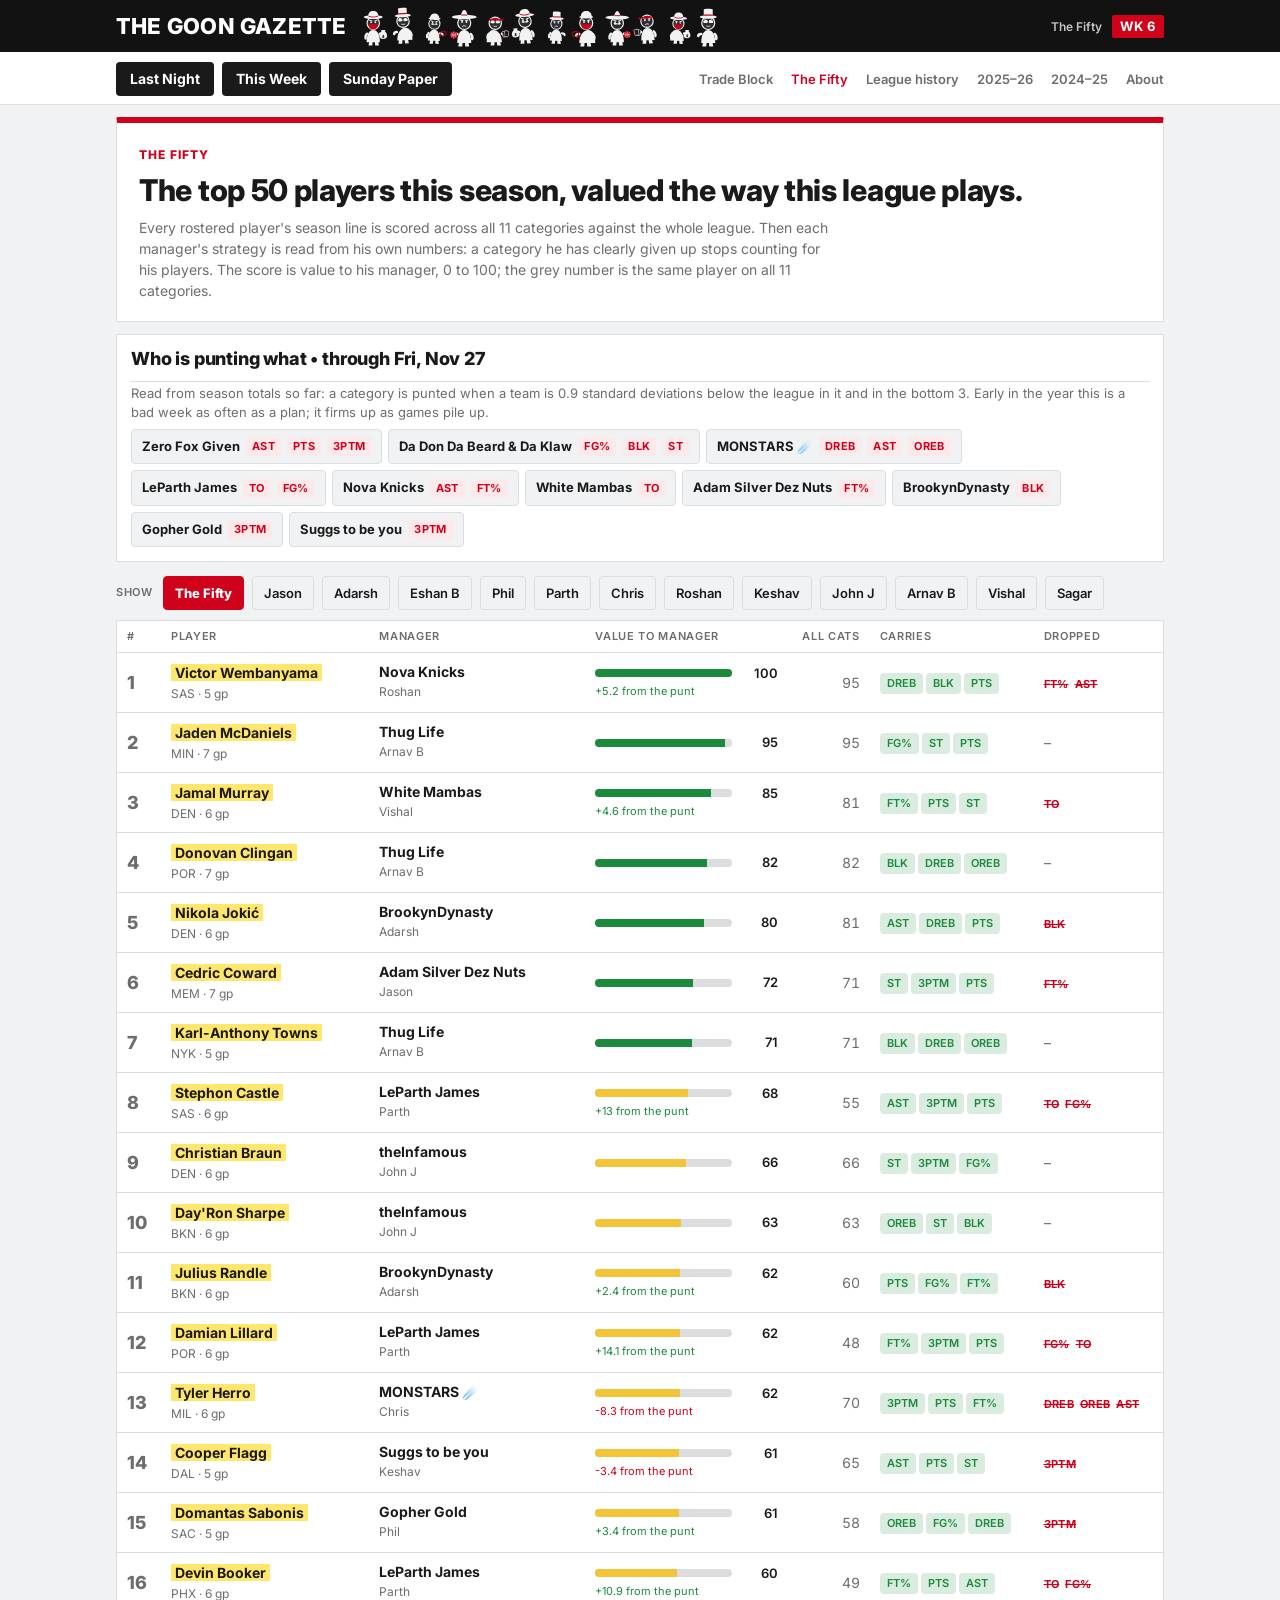
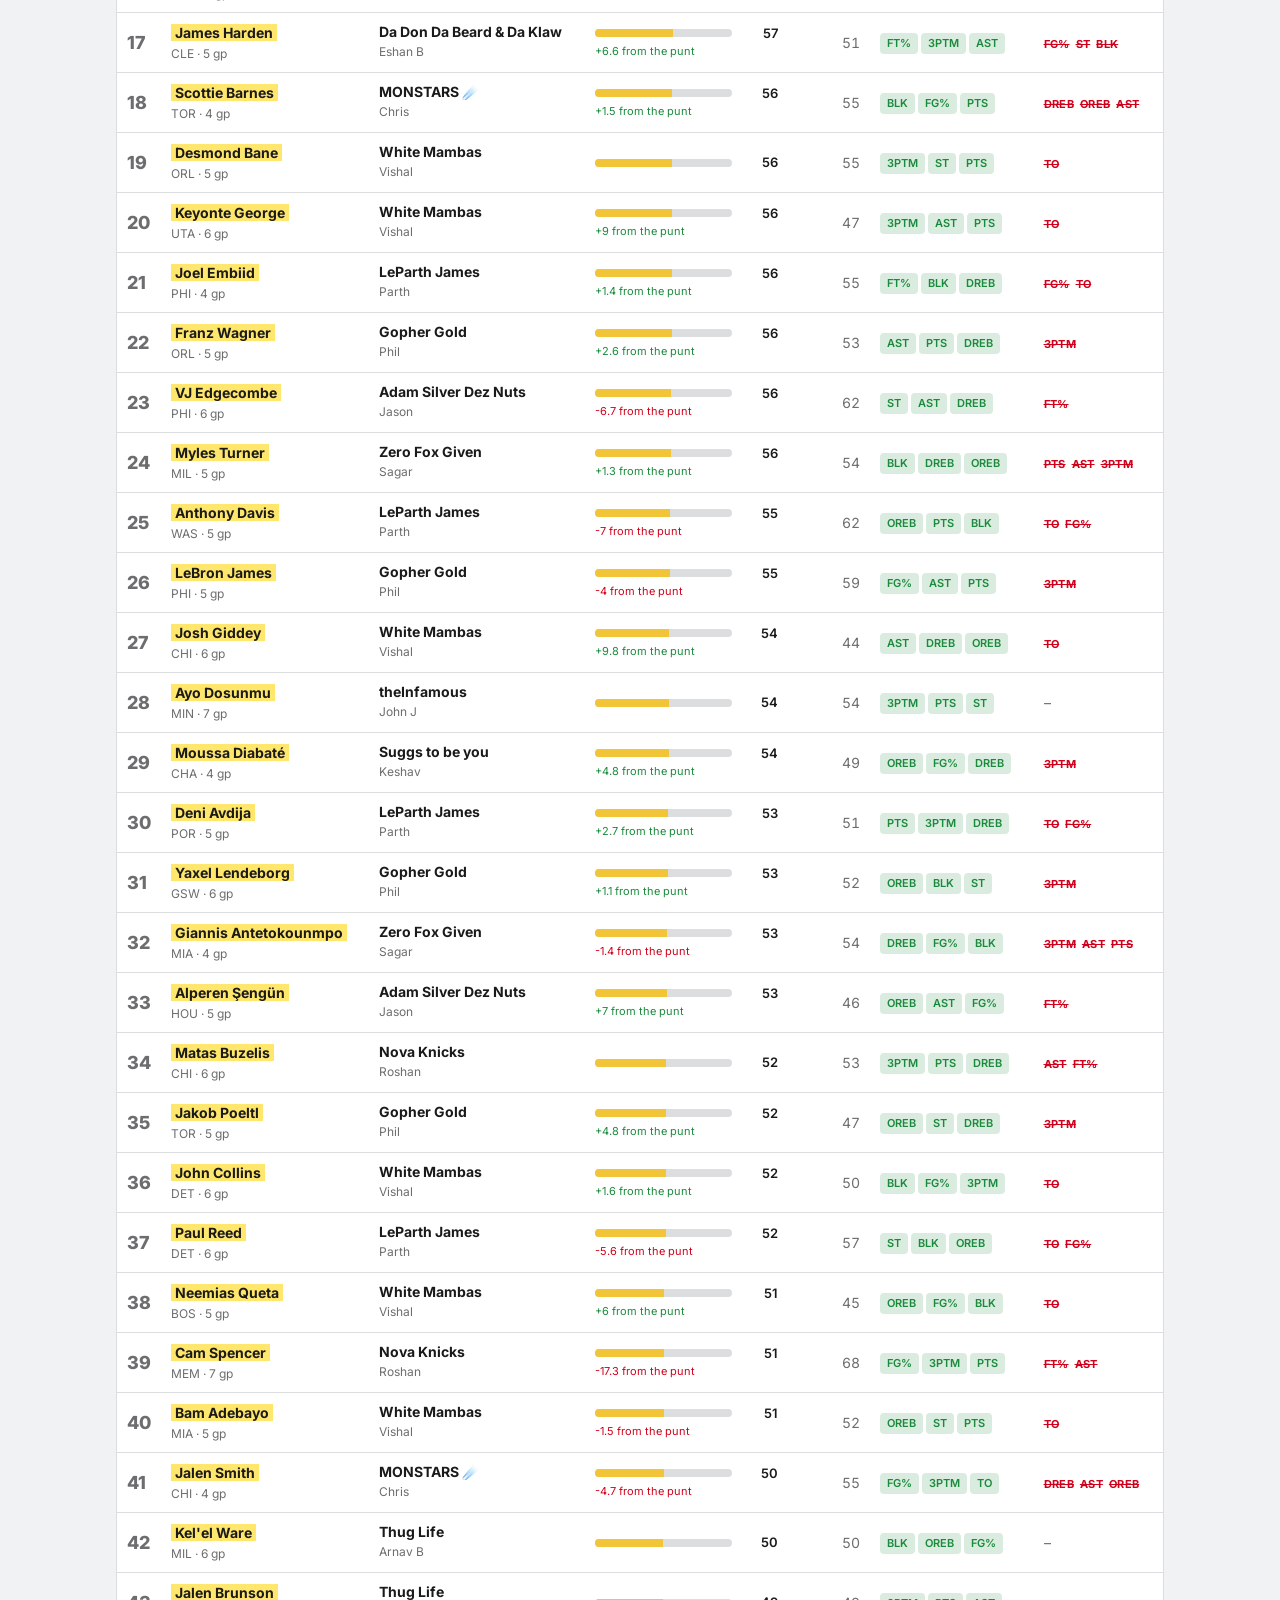
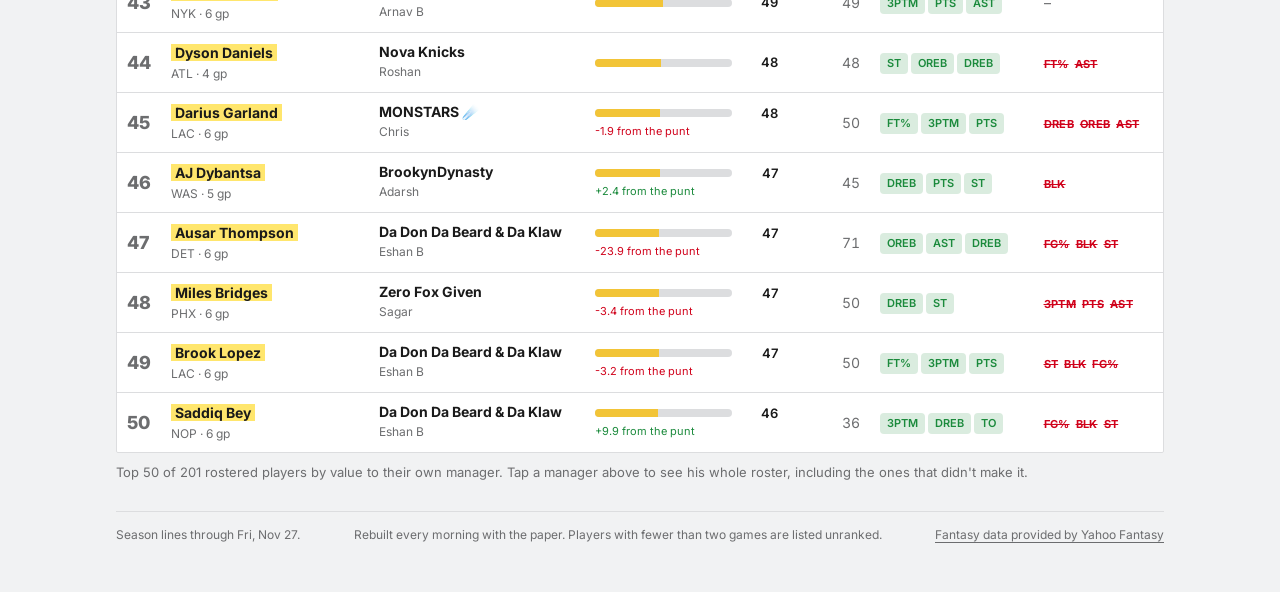
<file: docs/top.html>
<!doctype html>
<html lang="en"><meta charset="utf-8">
<title>The Goon Gazette The Fifty</title>
<meta name="viewport" content="width=device-width, initial-scale=1, viewport-fit=cover">
<link rel="icon" type="image/svg+xml" href="favicon.svg">
<link rel="icon" type="image/png" sizes="32x32" href="favicon-32.png">
<link rel="shortcut icon" href="favicon.ico">
<link rel="apple-touch-icon" href="apple-touch-icon.png">
<meta name="theme-color" content="#121212">
<link rel="preconnect" href="https://fonts.googleapis.com">
<link rel="stylesheet" href="https://fonts.googleapis.com/css2?family=Inter:wght@400;500;600;700;800&display=swap">
<link rel="stylesheet" href="assets/gazette.css?v=ea175ef3">
<link rel="stylesheet" href="themes/fight.css?v=ecaa68de">

<div class="wrap">
  <header class="mast">
    <div class="nameplate"><h1>The Goon Gazette</h1></div>
    <div class="dateline"><span class="label" id="dl1">The Fifty</span><span class="big" id="dl2">…</span></div>
  </header>
  <nav class="site" id="sitenav" aria-label="Site"></nav>

  <section class="nt-hero tp-hero">
    <span class="label">The Fifty</span>
    <h2 id="tp-title">The top 50 players this season, valued the way this league plays.</h2>
    <p id="tp-sub">Every rostered player's season line is scored across all 11 categories against the whole league. Then each manager's strategy is read from his own numbers: a category he has clearly given up stops counting for his players. The score is value to his manager, 0 to 100; the grey number is the same player on all 11 categories.</p>
  </section>

  <div class="list-card tp-strat"><h3>Who is punting what <b class="dot">&bull;</b> <span id="tp-asof"></span></h3><p class="note" id="tp-rule"></p><div class="tp-chips" id="strat"></div></div>

  <div class="tp-filter"><span class="label">Show</span><div class="chips" id="who"></div></div>

  <div class="list-card tp-card"><div class="table-wrap"><table class="pr tp-tbl" id="tbl"><thead><tr><th>#</th><th>Player</th><th>Manager</th><th class="tp-vh">Value to manager</th><th class="r">All cats</th><th>Carries</th><th>Dropped</th></tr></thead><tbody id="rows"></tbody></table></div></div>
  <p class="note tp-foot" id="tp-foot"></p>

  <footer><span id="gen"></span><span>Rebuilt every morning with the paper. Players with fewer than two games are listed unranked.</span><a class="yattr" href="https://basketball.fantasysports.yahoo.com/" target="_blank" rel="noopener">Fantasy data provided by Yahoo Fantasy</a></footer>
</div>

<script src="assets/common.js?v=0d4a5522"></script>
<script>
siteNav("top");
let T, CAT = {}, MYID = null, WHO = "all", DISP = {};
const store = { get: k => { try { return localStorage.getItem(k); } catch (e) { return null; } } };

getJSON("data/polls.json").then(c => {
    MYID = myTeamId(c);
    const byId = Object.fromEntries((c.managers || []).map(m => [m.id, m.name]));
    Object.entries(c.rosters?.teams || {}).forEach(([mid, r]) => { if (byId[mid]) DISP[r.team_id] = byId[mid]; });
  }).catch(() => {})
  .finally(() => getJSON("data/top50.json").then(t => { T = t; render(); }).catch(() => { $("rows").innerHTML = `<tr><td colspan="7" class="empty">The Fifty opens once the first games are in.</td></tr>`; }));

const nm = tk => esc(T.team_names[tk]?.name || tk);
const mgr = tk => esc(DISP[tk.split(".t.").pop()] || T.team_names[tk]?.manager || "");
const cn = id => esc(CAT[id]?.name || id);
const tone = v => v >= 70 ? "hi" : v >= 40 ? "mid" : "lo";

function render() {
  T.cats.forEach(c => CAT[c.id] = c);
  const thru = new Date(T.date + "T12:00:00").toLocaleDateString("en-US", {weekday: "short", month: "short", day: "numeric"});
  $("dl2").textContent = `Wk ${T.week ?? ""}`;
  $("tp-asof").textContent = `through ${thru}`;
  $("tp-rule").textContent = `Read from season totals so far: ${T.rule}. Early in the year this is a bad week as often as a plan; it firms up as games pile up.`;
  const punters = Object.entries(T.strategies).filter(([, s]) => s.punts.length).sort((a, b) => b[1].punts.length - a[1].punts.length);
  $("strat").innerHTML = punters.length ? punters.map(([tk, s]) => `<span class="tp-pchip"><b>${nm(tk)}</b> ${s.punts.map(c => `<i>${cn(c)}</i>`).join("")}</span>`).join("")
    : `<span class="note">Nobody has given up a category yet. Everyone counts on all 11.</span>`;
  const teams = Object.keys(T.team_names).sort((a, b) => (T.team_names[a].name || "").localeCompare(T.team_names[b].name || ""));
  if (MYID != null) { const mine = teams.find(tk => tk.endsWith(".t." + MYID)); if (mine) teams.unshift(...teams.splice(teams.indexOf(mine), 1)); }
  $("who").innerHTML = `<button class="chip${WHO === "all" ? " on" : ""}" data-w="all">The Fifty</button>` + teams.map(tk => `<button class="chip${WHO === tk ? " on" : ""}" data-w="${tk}">${mgr(tk) || nm(tk)}</button>`).join("");
  drawRows();
  $("gen").textContent = `Season lines through ${thru}.`;
}

function drawRows() {
  const all = T.players.concat(T.rest || []);
  const list = WHO === "all" ? T.players : all.filter(r => r.team === WHO);
  const own = WHO !== "all";
  $("rows").innerHTML = list.map(r => {
    const dropped = r.dropped.map(c => `<s>${cn(c)}</s>`).join("");
    const best = r.best.map(c => `<span class="chip g">${cn(c)}</span>`).join("");
    const gain = r.gain >= 1 ? `<small class="tp-gain up">+${r.gain} from the punt</small>` : r.gain <= -1 ? `<small class="tp-gain dn">${r.gain} from the punt</small>` : "";
    return `<tr class="${MYID != null && r.team.endsWith(".t." + MYID) ? "me" : ""}">
      <td class="rk num">${r.rank ?? "–"}</td>
      <td class="tm"><mark>${esc(r.name)}</mark><small>${esc(r.nba || "")}${r.nba ? " · " : ""}${r.games} gp</small></td>
      <td class="tm"><b>${nm(r.team)}</b><small>${mgr(r.team)}</small></td>
      <td class="tp-v"><div class="odds"><div class="bar"><i class="${tone(r.score)}" style="width:${Math.max(2, r.score)}%"></i></div><b class="num">${r.score.toFixed(0)}</b></div>${gain}</td>
      <td class="num r muted">${r.full.toFixed(0)}</td>
      <td class="tp-cats">${best || "<span class='muted'>–</span>"}</td>
      <td class="tp-drop">${dropped || "<span class='muted'>–</span>"}</td></tr>`;
  }).join("") || `<tr><td colspan="7" class="empty">No lines yet.</td></tr>`;
  $("tp-foot").textContent = own ? `${list.length} players on this roster, ranked where they fall among ${T.pool} rostered players league-wide. Dropped categories do not count toward this manager's value.`
    : `Top 50 of ${T.pool} rostered players by value to their own manager. Tap a manager above to see his whole roster, including the ones that didn't make it.`;
}
$("who").addEventListener("click", e => { const b = e.target.closest("[data-w]"); if (!b) return; WHO = b.dataset.w; document.querySelectorAll("#who .chip").forEach(c => c.classList.toggle("on", c.dataset.w === WHO)); gc.once("top/manager"); drawRows(); });
</script>
</file>
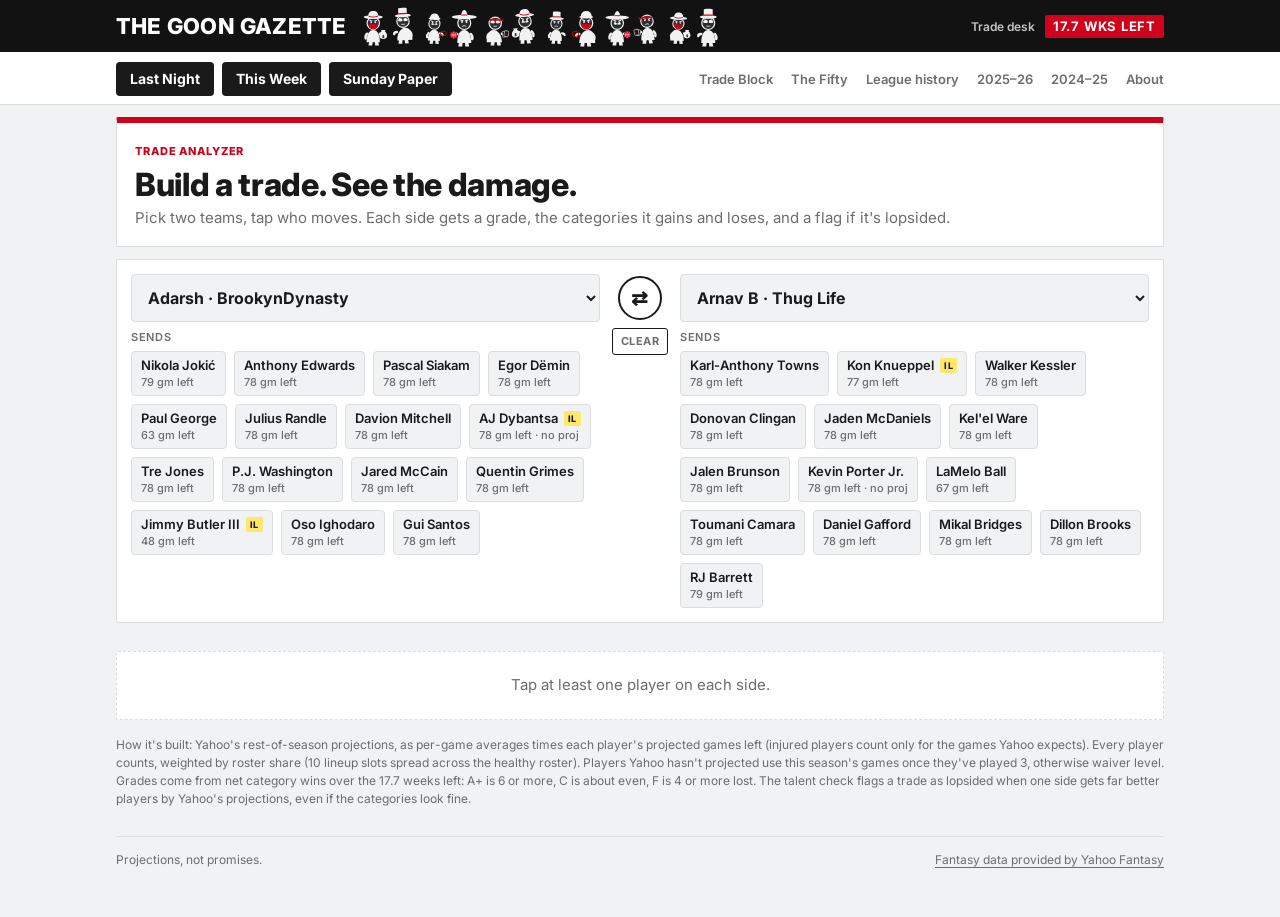
<file: docs/trade.html>
<!doctype html>
<html lang="en"><meta charset="utf-8">
<title>The Goon Gazette Trade Analyzer</title>
<meta name="viewport" content="width=device-width, initial-scale=1, viewport-fit=cover">
<link rel="icon" type="image/svg+xml" href="favicon.svg">
<link rel="icon" type="image/png" sizes="32x32" href="favicon-32.png">
<link rel="shortcut icon" href="favicon.ico">
<link rel="apple-touch-icon" href="apple-touch-icon.png">
<meta name="theme-color" content="#121212">
<link rel="preconnect" href="https://fonts.googleapis.com">
<link rel="stylesheet" href="https://fonts.googleapis.com/css2?family=Inter:wght@400;500;600;700;800&display=swap">
<link rel="stylesheet" href="assets/gazette.css?v=ea175ef3">
<link rel="stylesheet" href="themes/fight.css?v=57c63e3c">

<div class="wrap picks-page tl-page">
  <header class="mast">
    <div class="nameplate"><h1>The Goon Gazette</h1><small>Somebody pick up the phone</small></div>
    <div class="dateline"><span class="label">Trade desk</span><span class="big" id="dl2">Open</span></div>
  </header>
  <nav class="site" id="sitenav" aria-label="Site"></nav>

  <section class="ta-hero">
    <span class="label">Trade Analyzer</span>
    <h2>Build a trade. See the damage.</h2>
    <p>Pick two teams, tap who moves. Each side gets a grade, the categories it gains and loses, and a flag if it's lopsided.</p>
  </section>

  <div class="banner" id="banner" hidden></div>

  <section class="ta-build" id="az">
    <div class="ta-side">
      <select class="pk-in" id="az-a" aria-label="First team"></select>
      <span class="label">Sends</span>
      <div class="chips" id="az-ra"></div>
    </div>
    <div class="ta-mid">
      <button type="button" class="ta-tool" id="swap" title="Swap sides" aria-label="Swap sides">⇄</button>
      <button type="button" class="ta-tool sm" id="clear">Clear</button>
    </div>
    <div class="ta-side">
      <select class="pk-in" id="az-b" aria-label="Second team"></select>
      <span class="label">Sends</span>
      <div class="chips" id="az-rb"></div>
    </div>
  </section>

  <section class="ta-out" id="az-out"><p class="ta-empty">Tap at least one player on each side.</p></section>

  <p class="ta-how" id="how"></p>
  <footer><span>Projections, not promises.</span><a class="yattr" href="https://basketball.fantasysports.yahoo.com/" target="_blank" rel="noopener">Fantasy data provided by Yahoo Fantasy</a></footer>
</div>

<script src="assets/common.js?v=1d3ea527"></script>
<script>
siteNav("trade");

const LS = { get: k => { try { return localStorage.getItem(k); } catch (e) { return null; } } };
let T, CAT = {}, CATS = [], ROST = {}, WK = 0;
const who = LS.get("gg_who");
const mgr = tk => T.teams[tk] ? T.teams[tk].manager : tk;
const pl = n => `<mark>${esc(n)}</mark>`;
const tkOf = mid => Object.keys(T.teams).find(k => T.teams[k].mid === mid);

getJSON("data/trades.json").then(t => {
  T = t; WK = t.model.weeks_left || 0; if (t.model.tv_gap) TV_GAP = t.model.tv_gap;
  T.cats.forEach(c => CAT[c.id] = c);
  CATS = T.cats.map(c => c.id);
  Object.entries(T.players).forEach(([n, p]) => (ROST[p.team] = ROST[p.team] || []).push(n));
  Object.values(ROST).forEach(r => r.sort((a, b) => T.players[b].tv - T.players[a].tv));
  $("dl2").textContent = WK.toFixed(1) + " wks left";
  $("how").textContent = `How it's built: Yahoo's rest-of-season projections, as per-game averages times each player's projected games left (injured players count only for the games Yahoo expects). ` +
    `Every player counts, weighted by roster share (${t.model.active} lineup slots spread across the healthy roster). Players Yahoo hasn't projected use this season's games once they've played 3, otherwise waiver level. ` +
    `Grades come from net category wins over the ${WK.toFixed(1)} weeks left: A+ is 6 or more, C is about even, F is 4 or more lost. The talent check flags a trade as lopsided when one side gets far better players by Yahoo's projections, even if the categories look fine.`;
  init();
}).catch(() => { const b = $("banner"); b.textContent = "The trade desk is closed. Refresh in a minute."; b.hidden = false; });

// ---------- model: same math as pipeline/trades.py ----------
const F = ["fgm","fga","ftm","fta","tpm","tpa","pts","oreb","dreb","ast","st","blk","to"];
const CNT = {"10":"tpm","12":"pts","13":"oreb","14":"dreb","16":"ast","17":"st","18":"blk","19":"to"};
const PCTS = {"5":["fgm","fga"],"8":["ftm","fta"],"11":["tpm","tpa"]};
const LOWER = new Set(["19"]);
function teamWeek(ps) {
  const t = {}; F.forEach(f => t[f] = 0);
  if (T.model.ros) {   // every player counts, weighted by roster share (same as pipeline/trades.py)
    const share = Math.min(1, T.model.active / (ps.filter(p => !p.il).length || 1));
    ps.forEach(p => F.forEach(f => t[f] += p.line[f] * share));
  } else {
    ps.filter(p => !p.il).sort((a, b) => b.value - a.value).slice(0, T.model.active).forEach(p => F.forEach(f => t[f] += p.line[f] * T.model.gpw));
  }
  const out = {};
  Object.entries(CNT).forEach(([c, f]) => out[c] = t[f]);
  Object.entries(PCTS).forEach(([c, [m, a]]) => out[c] = t[a] ? t[m] / t[a] : 0);
  return out;
}
function beats(a, b, c) { if (Math.abs(a - b) < 1e-9) return .5; return (LOWER.has(c) ? a < b : a > b) ? 1 : 0; }
function allplay(W, tk) {
  const o = Object.keys(W).filter(k => k !== tk);
  let s = 0; o.forEach(k => CATS.forEach(c => s += beats(W[tk][c], W[k][c], c)));
  return s / o.length;
}
function rankAll(W) {
  const r = {}; Object.keys(W).forEach(k => r[k] = {});
  CATS.forEach(c => Object.keys(W).sort((x, y) => LOWER.has(c) ? W[x][c] - W[y][c] : W[y][c] - W[x][c]).forEach((k, i) => r[k][c] = i + 1));
  return r;
}
const roster = tk => (ROST[tk] || []).map(n => ({name: n, ...T.players[n]}));
const REP = () => ({name: "Waiver add", il: false, value: T.replacement.value, line: T.replacement.line});
let BASE;  // league weeks before any trade (computed once)

// ---------- builder ----------
const SEL = {a: new Set(), b: new Set()};
function init() {
  BASE = {}; Object.keys(T.teams).forEach(k => BASE[k] = teamWeek(roster(k)));
  const keys = Object.keys(T.teams).sort((x, y) => mgr(x).localeCompare(mgr(y)));
  const opts = keys.map(tk => `<option value="${tk}">${esc(mgr(tk))} · ${esc(T.teams[tk].name)}</option>`).join("");
  $("az-a").innerHTML = opts; $("az-b").innerHTML = opts;
  if (!readHash()) { $("az-a").value = tkOf(who) || keys[0]; $("az-b").value = keys.find(k => k !== $("az-a").value); }
  draw();
}
function readHash() {
  const m = location.hash.match(/^#t=(.+)$/); if (!m) return false;
  try {
    const [a, ga, b, gb] = decodeURIComponent(m[1]).split("~");
    if (!T.teams[a] || !T.teams[b] || a === b) return false;
    $("az-a").value = a; $("az-b").value = b;
    (ga || "").split("|").filter(n => T.players[n] && T.players[n].team === a).forEach(n => SEL.a.add(n));
    (gb || "").split("|").filter(n => T.players[n] && T.players[n].team === b).forEach(n => SEL.b.add(n));
    gc.once("trade/link-open");
    return true;
  } catch (e) { return false; }
}
function chips(side) {
  const tk = $("az-" + side).value;
  $("az-r" + side).innerHTML = roster(tk).map(p => `<button type="button" class="chip two${SEL[side].has(p.name) ? " on" : ""}" data-s="${side}" data-p="${esc(p.name)}"${p.il && !T.model.ros ? " disabled" : ""}><span>${esc(p.name)}${p.il ? `<i class="tag">IL</i>` : ""}</span><small>${p.gp ? Math.round(p.gp) + " gm left" : (p.cost ? "$" + p.cost : "Undrafted")}${p.src !== "yahoo" && T.model.ros ? " · no proj" : ""}</small></button>`).join("");
}
function draw() { chips("a"); chips("b"); run(); }
["a", "b"].forEach(side => $("az-" + side).addEventListener("change", () => {
  SEL.a.clear(); SEL.b.clear();
  const other = side === "a" ? "b" : "a";
  if ($("az-a").value === $("az-b").value) $("az-" + other).value = Object.keys(T.teams).find(k => k !== $("az-" + side).value);
  draw();
}));
$("az").addEventListener("click", e => {
  const b = e.target.closest("[data-p]"); if (!b) return;
  const s = SEL[b.dataset.s];
  s.has(b.dataset.p) ? s.delete(b.dataset.p) : s.add(b.dataset.p);
  b.classList.toggle("on"); run(); gc.once("trade/analyze");
});
$("swap").addEventListener("click", () => {
  const a = $("az-a").value, b = $("az-b").value, sa = [...SEL.a], sb = [...SEL.b];
  $("az-a").value = b; $("az-b").value = a;
  SEL.a = new Set(sb); SEL.b = new Set(sa); draw();
});
$("clear").addEventListener("click", () => { SEL.a.clear(); SEL.b.clear(); draw(); });

// ---------- grading ----------
function hashStr(s) { let h = 0; for (const c of s) h = (h * 31 + c.charCodeAt(0)) | 0; return Math.abs(h); }
const pick = (arr, seed) => arr[seed % arr.length];
const MIN_CAT = 0.5;
// talent check: a trade is lopsided on talent when the player value gap is 3+ (about one league-wide spread)
// or the auction price gap is $20+ and at least half the bigger side. Catches star-for-scrub deals the category math undersells.
let TV_GAP = 3; const PRICE_GAP = 20;   // TV_GAP is reset from the data: one spread of projected player value
function talent(pa, pb) {
  const tv = xs => xs.reduce((s, p) => s + p.tv, 0), $$ = xs => xs.reduce((s, p) => s + (p.cost || 1), 0);
  const gap = tv(pb) - tv(pa), pg = $$(pb) - $$(pa), big = Math.max($$(pa), $$(pb));
  const priceFlag = !T.model.ros && Math.abs(pg) >= PRICE_GAP && Math.abs(pg) >= 0.5 * big;   // draft price only when there's no projection
  const flag = Math.abs(gap) >= TV_GAP || priceFlag;
  const dir = Math.abs(gap) >= TV_GAP ? Math.sign(gap) : Math.sign(pg);  // + means team A gets the better players
  return {flag, dir, gap, pg};
}   // a category counts as gained or lost when it swings at least half a win over the rest of the season
// expected wins in one category against every other team, per matchup
function catWins(W, tk, c) { const o = Object.keys(W).filter(k => k !== tk); return o.reduce((s, k) => s + beats(W[tk][c], W[k][c], c), 0) / o.length; }
const GRADES = [[6, "A+"], [4, "A"], [2.5, "A-"], [1.5, "B+"], [0.5, "B"], [-0.5, "C"], [-1.5, "C-"], [-2.5, "D"], [-4, "D-"]];
const grade = v => (GRADES.find(([t]) => v >= t) || [0, "F"])[1];
const gcls = g => g[0] === "A" || g[0] === "B" ? "up" : g[0] === "C" ? "" : "dn";
const ROAST = {
  fair: ["Both sides get better on paper. Somebody frame it.", "A trade where nobody gets robbed. In this league, that's news."],
  lop: ["{L} is getting fleeced on paper. Speak now, {L}.", "On paper this is a mugging. {W} should send it before {L} reads this."],
  lose: ["On paper both teams get worse. You'd better know something.", "Mutually assured destruction, at least on paper."],
  even: ["Close on paper. This one comes down to who you believe in.", "No clear winner on paper. Trust your read."],
};

// ---------- results ----------
function run() {
  const a = $("az-a").value, b = $("az-b").value, ga = [...SEL.a], gb = [...SEL.b];
  writeHash(a, b, ga, gb);
  if (!ga.length || !gb.length) { $("az-out").innerHTML = `<p class="ta-empty">Tap at least one player on each side.</p>`; return; }
  const pa = ga.map(n => ({name: n, ...T.players[n]})), pb = gb.map(n => ({name: n, ...T.players[n]}));
  const ra = roster(a).filter(p => !ga.includes(p.name)).concat(pb);
  const rb = roster(b).filter(p => !gb.includes(p.name)).concat(pa);
  for (let i = gb.length; i < ga.length; i++) ra.push(REP());
  for (let i = ga.length; i < gb.length; i++) rb.push(REP());
  const W2 = {...BASE, [a]: teamWeek(ra), [b]: teamWeek(rb)};
  const side = tk => {
    const cats = CATS.map(c => ({cat: c, v: (catWins(W2, tk, c) - catWins(BASE, tk, c)) * WK}));
    const total = cats.reduce((s, x) => s + x.v, 0);
    return { tk, total, g: grade(total),
      gained: cats.filter(x => x.v >= MIN_CAT).sort((x, y) => y.v - x.v),
      lost: cats.filter(x => x.v <= -MIN_CAT).sort((x, y) => x.v - y.v) };
  };
  const A = side(a), B = side(b);
  const TC = talent(pa, pb);
  let win = A.total >= B.total ? A : B, lose = win === A ? B : A;
  let kind = A.total >= 0.5 && B.total >= 0.5 ? "fair" : (win.total >= 1.5 && lose.total <= -1.5) || win.total - lose.total >= 4 ? "lop" : A.total <= -0.5 && B.total <= -0.5 ? "lose" : "even";
  // talent override: a big talent gap makes it lopsided toward whoever gets the better players
  let talentNote = "";
  if (TC.flag) {
    const rich = TC.dir > 0 ? A : B, poor = rich === A ? B : A;
    if (kind === "lop" && win === poor) talentNote = `Categories favor <b>${esc(mgr(poor.tk))}</b>, but he's giving up far better players. Make sure the fit is worth it.`;
    else { kind = "lop"; win = rich; lose = poor; talentNote = `Talent check: <b>${esc(mgr(rich.tk))}</b> gets far better players by Yahoo's projections.`; }
  }
  const seed = hashStr([a, b, ...ga.slice().sort(), "|", ...gb.slice().sort()].join(","));
  const roast = pick(ROAST[kind], seed).replace(/\{W\}/g, `<b>${esc(mgr(win.tk))}</b>`).replace(/\{L\}/g, `<b>${esc(mgr(lose.tk))}</b>`);
  const badge = {
    fair: `<span class="ta-badge ok">✓ Fair trade</span><b>Both sides improve.</b>`,
    lop: `<span class="ta-badge bad">⚠ Lopsided</span><b>Tilts hard to ${esc(mgr(win.tk))}.</b>`,
    lose: `<span class="ta-badge bad">✗ Bad for both</span><b>Neither side improves.</b>`,
    even: `<span class="ta-badge">≈ Close</span><b>No clear winner.</b>`,
  }[kind];
  const wins = v => `${v >= 0 ? "+" : "−"}${Math.abs(v).toFixed(1)}`;
  const list = (xs, cls) => xs.map(x => `<li class="${cls}"><span>${esc(CAT[x.cat].name)}</span><b>${wins(x.v)}</b></li>`).join("");
  const tline = S => { const gets = (S === A ? 1 : -1) * TC.dir; return TC.flag ? (gets > 0 ? `<span class="up">Gets far better players</span>` : `<span class="dn">Gives up far better players</span>`) : `<span>Talent about even</span>`; };
  const card = S => `<div class="ta-card ${gcls(S.g)}">
      <div class="ta-top"><span class="label">${esc(mgr(S.tk))}</span><b class="ta-grade ${gcls(S.g)}">${S.g}</b></div>
      <div class="ta-lists">
        <div><span class="ta-k">Gains</span><ul>${list(S.gained, "up") || `<li class="none">Nothing</li>`}</ul></div>
        <div><span class="ta-k">Loses</span><ul>${list(S.lost, "dn") || `<li class="none">Nothing</li>`}</ul></div>
      </div>
      <div class="ta-net">Net <b class="${S.total >= 0.5 ? "up" : S.total <= -0.5 ? "dn" : ""}">${wins(S.total)}</b> category wins, rest of season<span class="ta-tl">${tline(S)}</span></div>
    </div>`;
  $("az-out").innerHTML = `
    <div class="ta-verdict ${kind}"><div class="ta-vtop">${badge}</div><p>${roast}</p>${talentNote ? `<p class="ta-talent">${talentNote}</p>` : ""}</div>
    <div class="ta-cards">${card(A)}${card(B)}</div>
    <div class="ta-foot"><span>Each number is the extra category wins that category should produce over the ${WK.toFixed(1)} weeks left. Only swings of ${MIN_CAT}+ shown.${ga.length !== gb.length ? " The side giving more players gets a waiver add for the open spot." : ""}</span>
      <button type="button" class="tl-copy" id="share">Send to the group chat</button></div>
    <p class="ta-grain"><b>Grain of salt:</b> built on Yahoo's rest-of-season projections${T.model.proj_as_of ? ` (pulled ${new Date(T.model.proj_as_of + "T12:00:00").toLocaleDateString("en-US", {month: "short", day: "numeric"})}, refreshed Mondays)` : ""}. Projections miss role changes and fresh injuries. You know your players; use this to check the math, not to make the call.</p>`;
  $("share").onclick = () => {
    const sum = S => `${mgr(S.tk)} ${S.g}${S.gained.length ? " (gains " + S.gained.map(x => CAT[x.cat].name).join(", ") + ")" : ""}`;
    const tag = {fair: "Fair trade", lop: "Lopsided", lose: "Bad for both", even: "Close"}[kind];
    const txt = `TRADE DESK [${tag}]: ${mgr(a)} sends ${ga.join(" + ")} for ${gb.join(" + ")}. ${sum(A)}. ${sum(B)}. Judge it: ${location.href}`;
    const done = () => { $("share").textContent = "Copied. Start the fight."; $("share").classList.add("ok"); gc.event("trade/share"); };
    (navigator.clipboard ? navigator.clipboard.writeText(txt) : Promise.reject()).then(done).catch(() => { window.prompt("Copy this:", txt); done(); });
  };
}
function writeHash(a, b, ga, gb) {
  const h = ga.length || gb.length ? "#t=" + encodeURIComponent([a, ga.join("|"), b, gb.join("|")].join("~")) : "";
  try { history.replaceState(null, "", location.pathname + location.search + h); } catch (e) {}
}
</script>
</file>
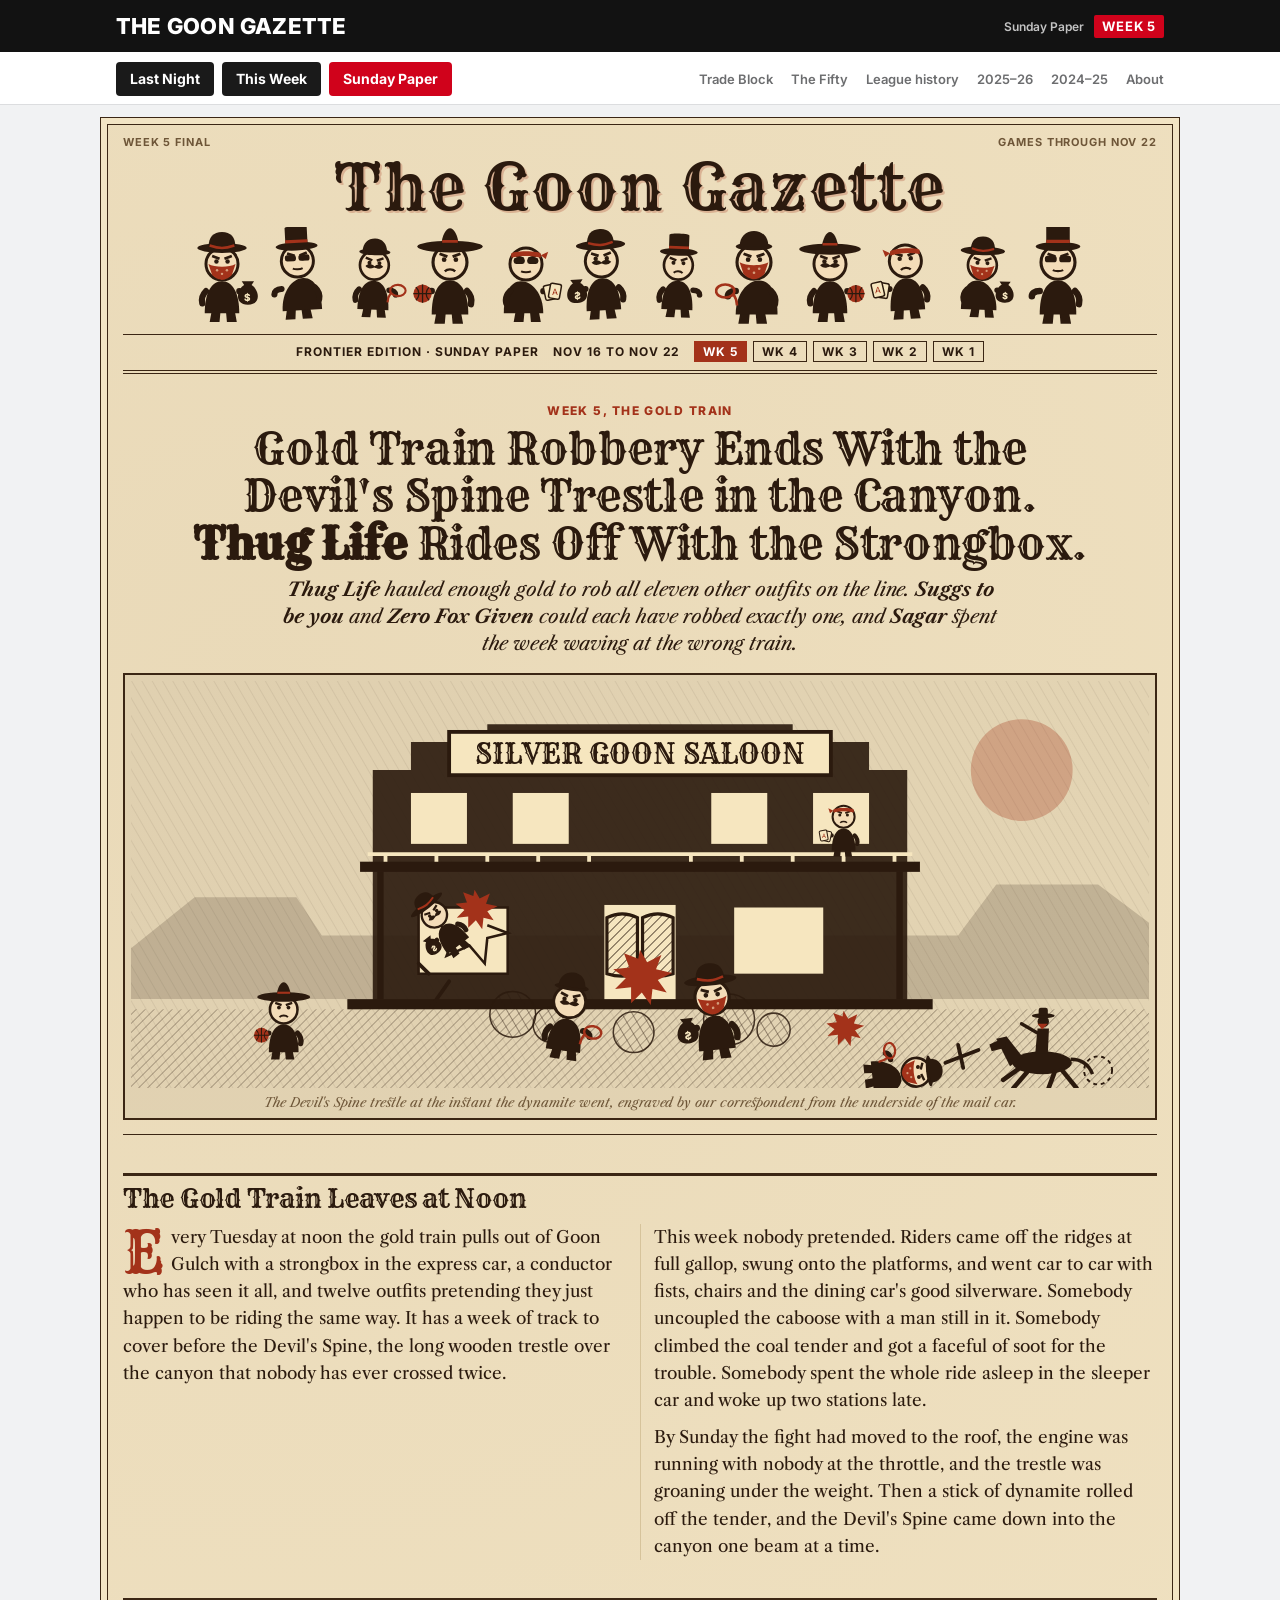
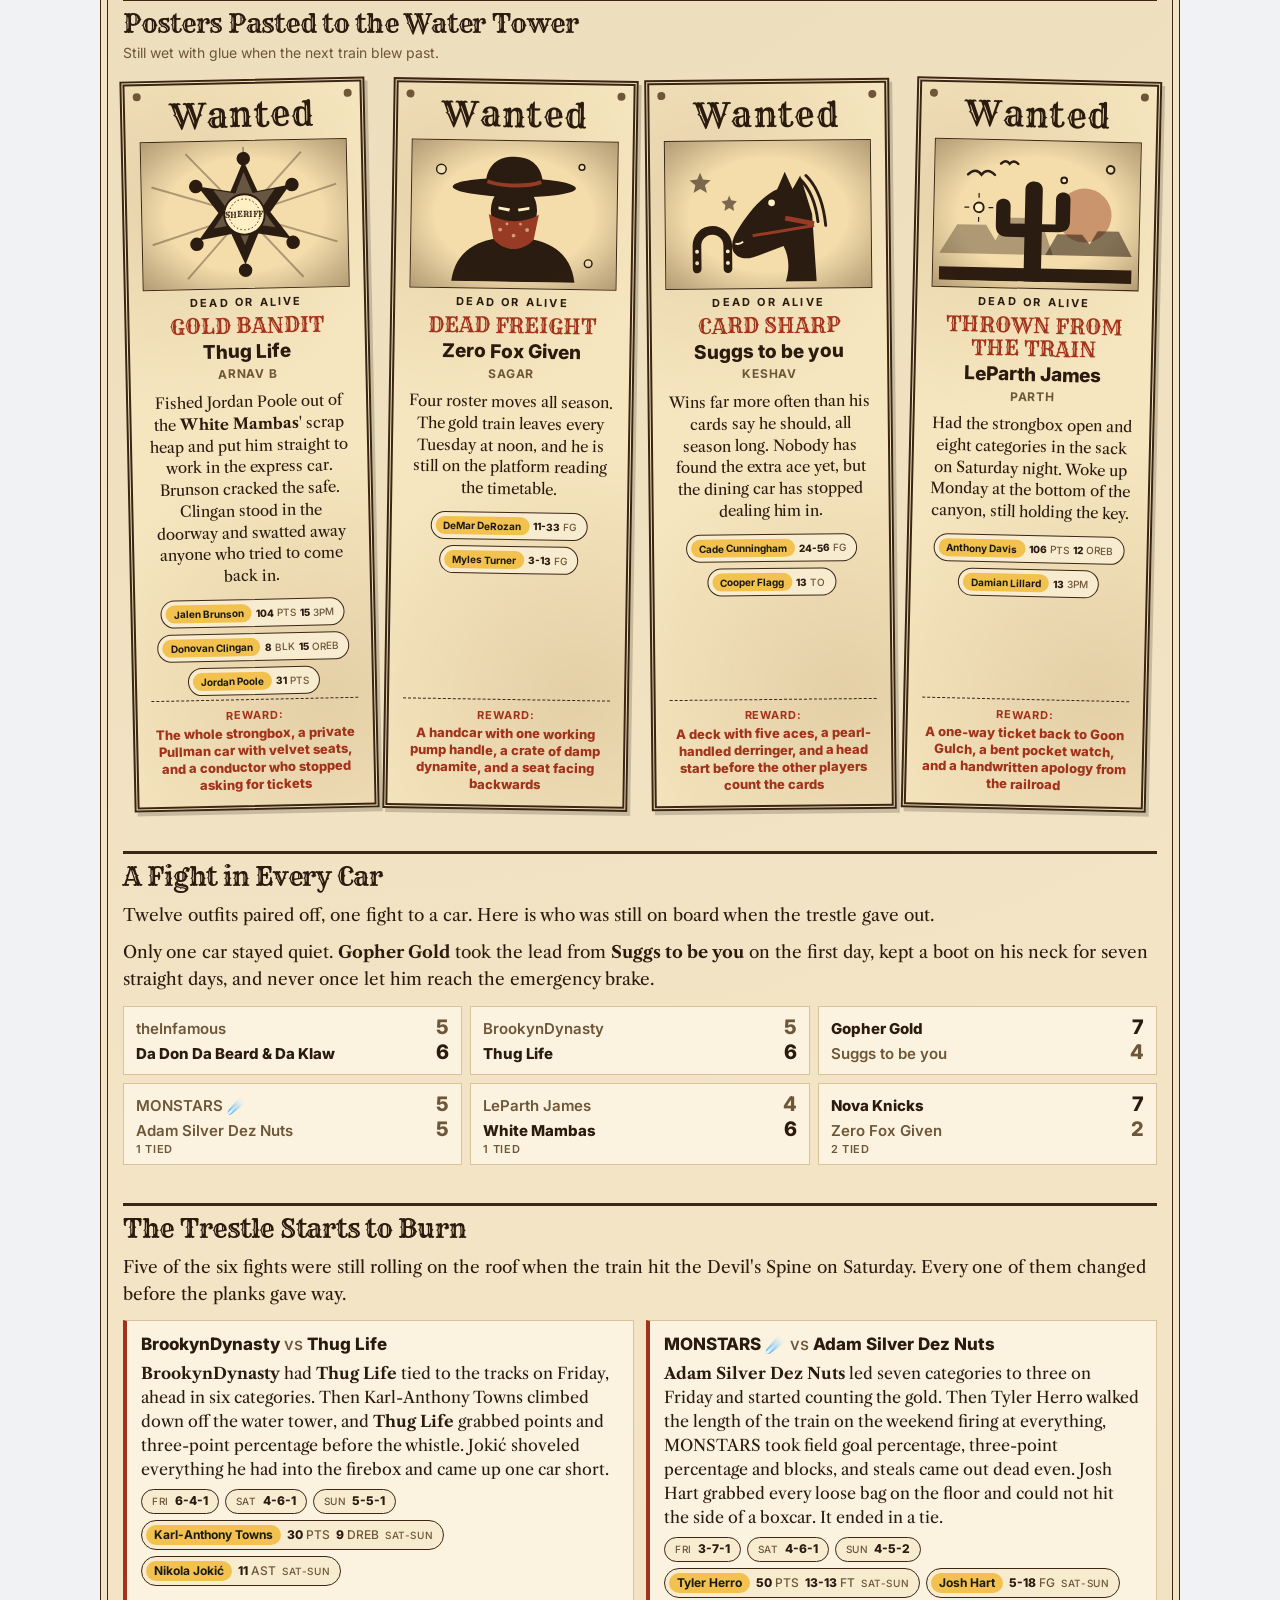
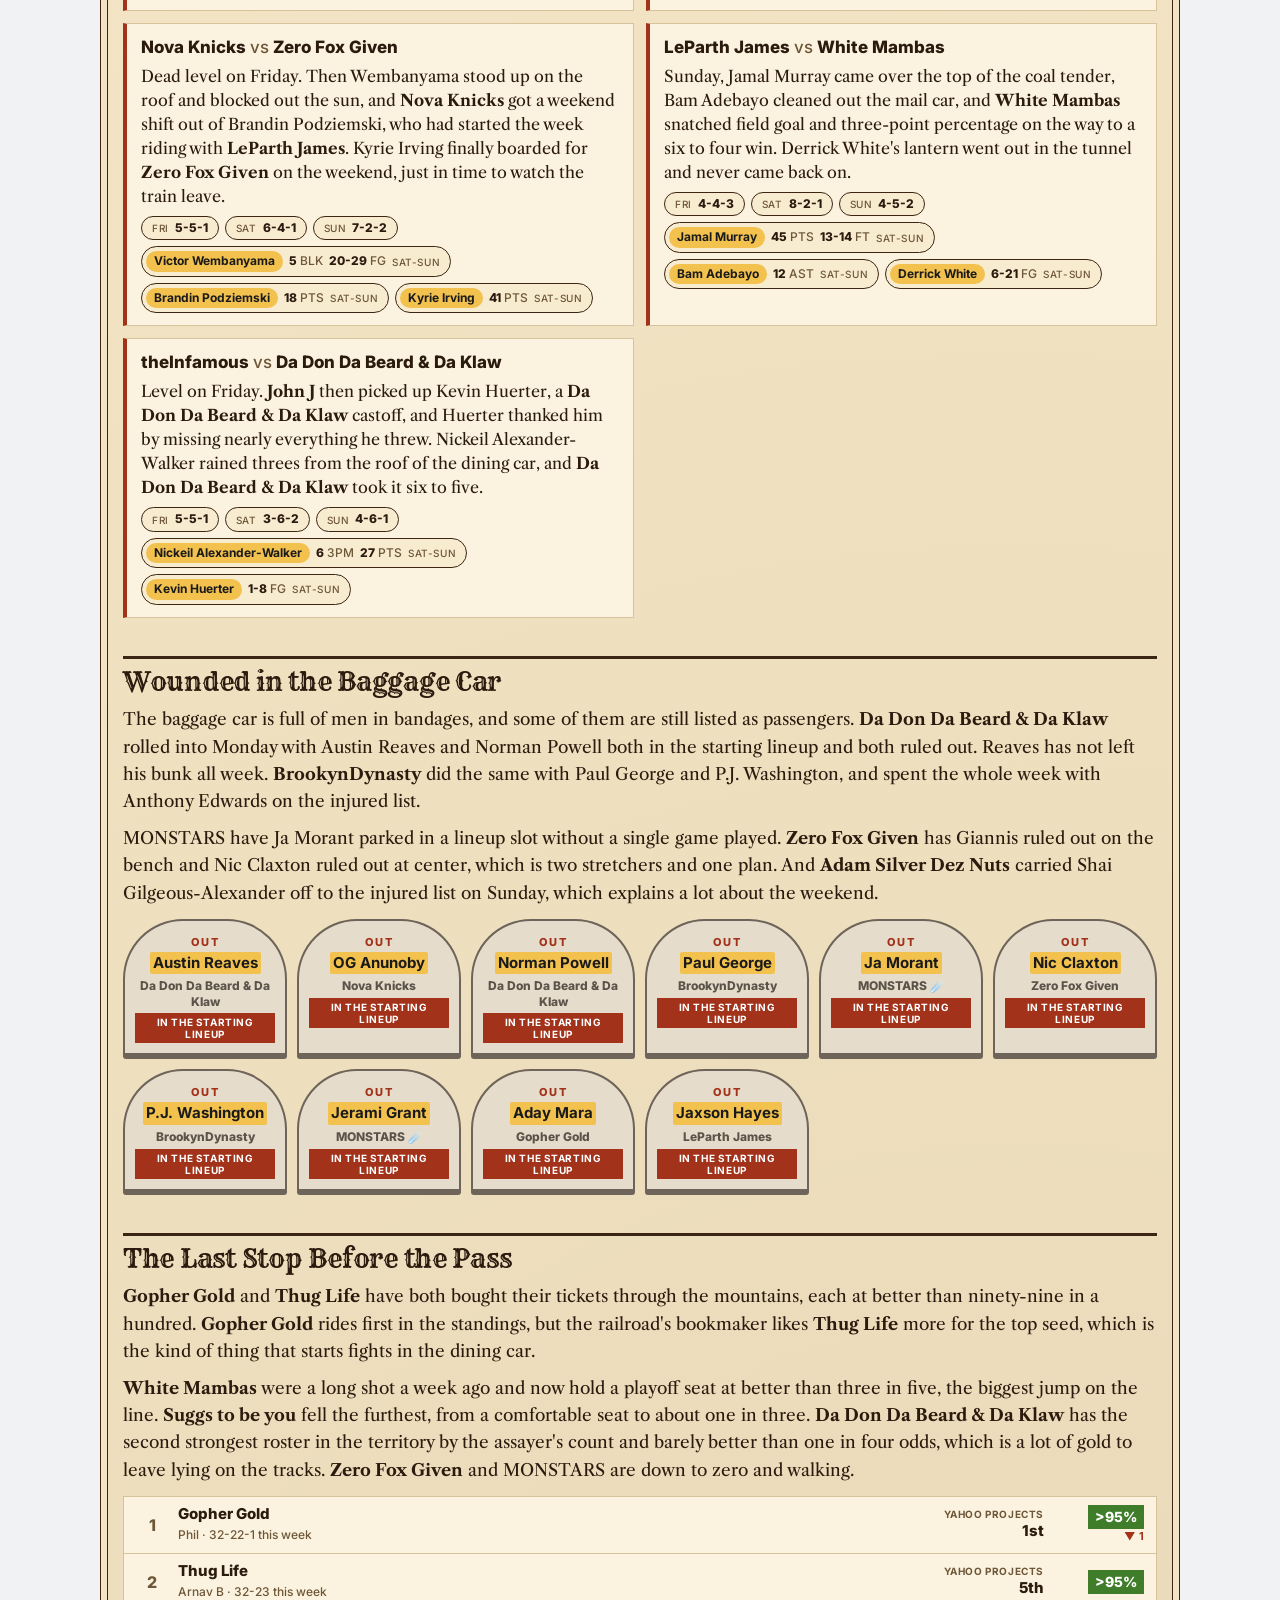
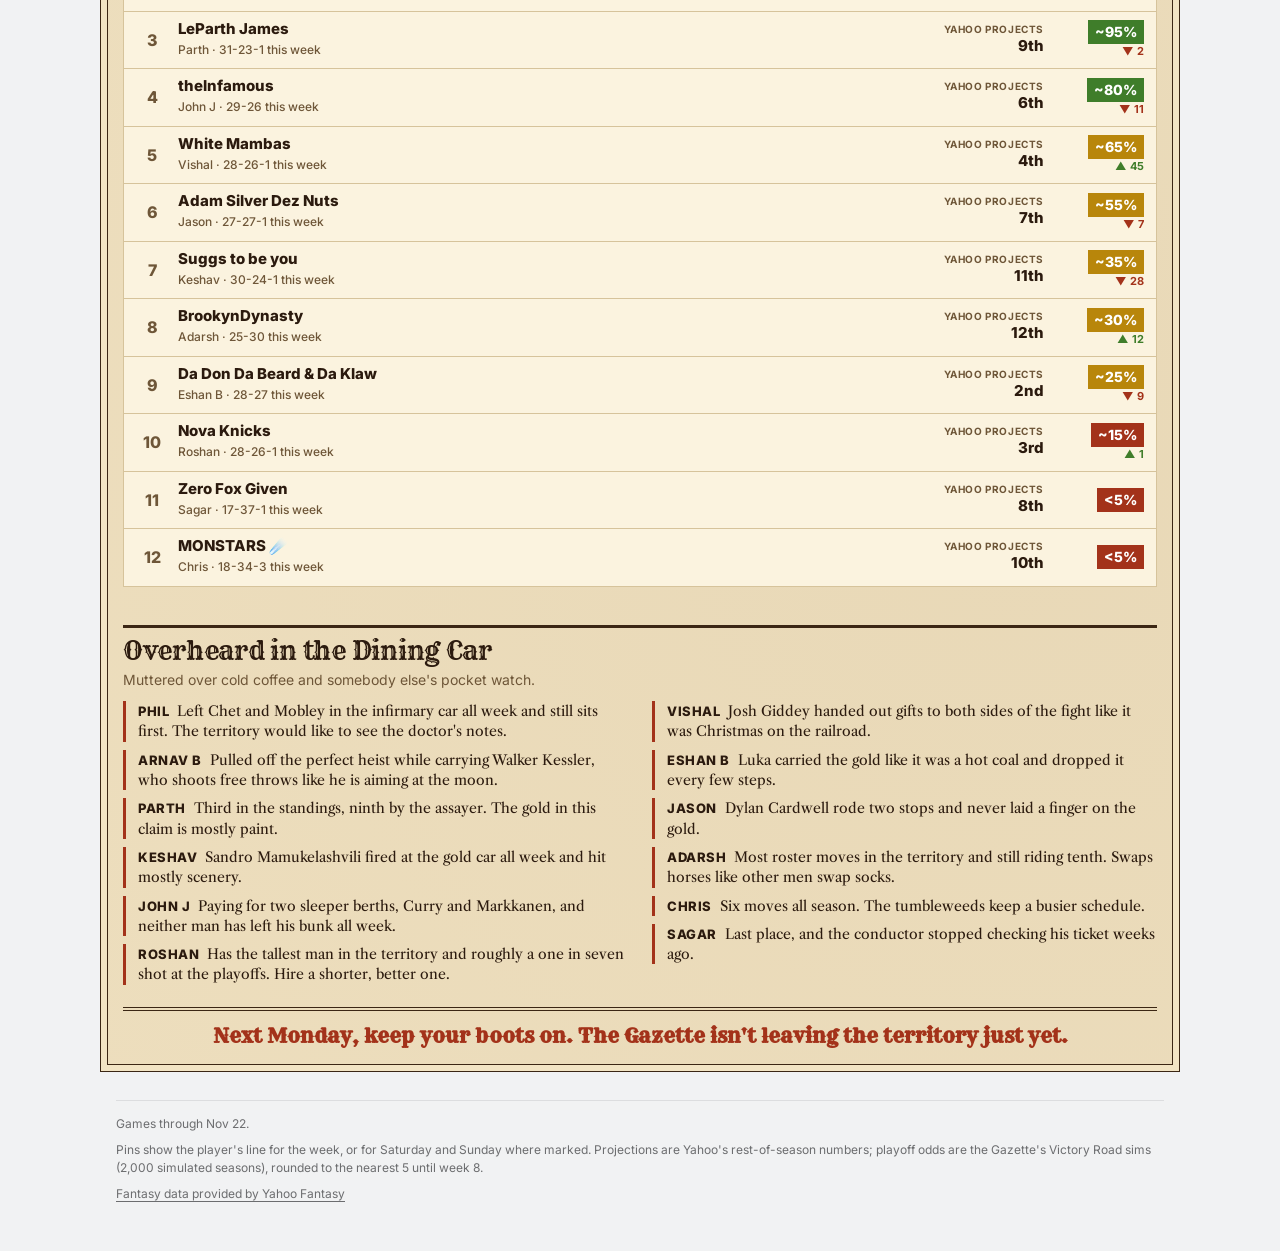
<file: docs/wrap.html>
<!doctype html>
<html lang="en"><meta charset="utf-8">
<title>The Goon Gazette: The Sunday Paper</title>
<meta name="viewport" content="width=device-width, initial-scale=1, viewport-fit=cover">
<link rel="icon" type="image/svg+xml" href="favicon.svg">
<link rel="icon" type="image/png" sizes="32x32" href="favicon-32.png">
<link rel="shortcut icon" href="favicon.ico">
<link rel="apple-touch-icon" href="apple-touch-icon.png">
<meta name="theme-color" content="#121212">
<link rel="preconnect" href="https://fonts.googleapis.com">
<link rel="stylesheet" href="https://fonts.googleapis.com/css2?family=Inter:wght@400;500;600;700;800&family=Rye&family=Racing+Sans+One&family=Barlow:ital,wght@0,400;0,700;1,400&family=Share+Tech+Mono&family=Libre+Caslon+Text:ital,wght@0,400;0,700;1,400&display=swap">
<link rel="stylesheet" href="assets/gazette.css?v=ea175ef3">
<link rel="stylesheet" href="themes/fight.css?v=ecaa68de">
<link rel="stylesheet" href="themes/wrap.css?v=fb0d0346">

<div class="wrap">
  <header class="mast">
    <div class="nameplate"><h1>The Goon Gazette</h1></div>
    <div class="dateline"><span class="label">Sunday Paper</span><span class="big" id="dl2">…</span></div>
  </header>
  <nav class="site" id="sitenav" aria-label="Site"></nav>

  <article class="wx" id="wx" data-wt="western">
    <header class="wx-plate">
      <div class="wx-ears"><span id="wx-ear1"></span><span id="wx-ear2"></span></div>
      <h1 class="wx-name">The Goon Gazette</h1>
      <div class="wx-goons" id="wx-goons" aria-hidden="true"></div>
      <div class="wx-strip"><span id="wx-edition">Sunday Paper</span><span id="wx-dates"></span><span class="wx-weeks" id="wx-weeks"></span></div>
    </header>

    <svg class="wx-defs" width="0" height="0" aria-hidden="true"><defs>
      <pattern id="wxh" width="5" height="5" patternUnits="userSpaceOnUse" patternTransform="rotate(45)"><line x1="0" y1="0" x2="0" y2="5" stroke="currentColor" stroke-width="1.1"/></pattern>
      <pattern id="wxh2" width="7" height="7" patternUnits="userSpaceOnUse" patternTransform="rotate(-30)"><line x1="0" y1="0" x2="0" y2="7" stroke="currentColor" stroke-width=".7"/></pattern>
      <pattern id="wxck" width="12" height="12" patternUnits="userSpaceOnUse"><rect width="12" height="12" fill="var(--wx-poster)"/><rect width="6" height="6" fill="currentColor"/><rect x="6" y="6" width="6" height="6" fill="currentColor"/></pattern>
    </defs></svg>

    <section class="wx-front">
      <p class="wx-kicker" id="wx-kicker"></p>
      <h2 class="wx-head" id="wx-head">Loading the wire</h2>
      <p class="wx-deck" id="wx-deck"></p>
      <figure class="wx-hero" id="wx-hero"></figure>
    </section>

    <div id="chapters"></div>

    <p class="wx-sign" id="wx-sign"></p>
  </article>

  <footer><span id="gen"></span><span>Pins show the player's line for the week, or for Saturday and Sunday where marked. Projections are Yahoo's rest-of-season numbers; playoff odds are the Gazette's Victory Road sims (2,000 simulated seasons), rounded to the nearest 5 until week 8.</span><a class="yattr" href="https://basketball.fantasysports.yahoo.com/" target="_blank" rel="noopener">Fantasy data provided by Yahoo Fantasy</a></footer>
</div>

<script src="assets/common.js?v=0d4a5522"></script>
<script>
siteNav("wrap");

// Section titles per theme, used when the week's copy doesn't set its own.
const THEME = {
  western: {edition: "Frontier Edition", results: "Showdown at High Noon", late: "Dead Man's Hand", wanted: "Wanted",
    boot: "Boot Hill", roy: "Rest of Year: The Long Ride", saloon: "Saloon Talk",
    mvp: "Sheriff", dud: "Dead Weight", luckiest: "Horse Thief", robbed: "Bushwhacked", reward: "Reward", posted: "Wanted", sub: "Dead or alive",
    status: {O: "Out", INJ: "Out", D: "Doubtful", Q: "Questionable", P: "Probable", GTD: "Game time", DTD: "Day to day", IL: "On the IL"}},
  karts: {edition: "Mahesh's Rickshaw Race", results: "The Heats", late: "Final Lap", wanted: "The Podium",
    boot: "Pit Lane", roy: "Rest of Year: The Championship", saloon: "Pit Radio",
    mvp: "Race Winner", dud: "Lapped", luckiest: "Slipstream Special", robbed: "Spun Out", reward: "Prize", posted: "Race Card", sub: "Official results",
    status: {O: "Out", INJ: "Out", D: "Doubtful", Q: "Questionable", P: "Probable", GTD: "Game time", DTD: "Day to day", IL: "In the pits"}},
  spy: {edition: "Undercover Edition", results: "The Tables", late: "The Chase", wanted: "The Dossiers",
    boot: "The Safe House", roy: "Rest of Year: The Extraction", saloon: "The Wiretap",
    mvp: "Agent of the Week", dud: "Double Agent", luckiest: "Lucky Charm", robbed: "Burned", reward: "Payout", posted: "Classified", sub: "Eyes only",
    status: {O: "Out", INJ: "Out", D: "Doubtful", Q: "Questionable", P: "Probable", GTD: "Game time", DTD: "Day to day", IL: "In the safe house"}},
  sim: {edition: "The Simulation", results: "The Readout", late: "System Crash", wanted: "The Watchlist",
    boot: "Disconnected", roy: "Rest of Year: The Source Code", saloon: "Intercepted Transmissions",
    mvp: "The Anomaly", dud: "Corrupted File", luckiest: "Lucky Glitch", robbed: "Hacked", reward: "Bounty", posted: "Flagged", sub: "Threat level: high",
    status: {O: "Offline", INJ: "Offline", D: "Doubtful", Q: "Questionable", P: "Probable", GTD: "Game time", DTD: "Day to day", IL: "Unplugged"}},
  _: {edition: "Sunday Paper", results: "The Results", late: "Late Drama", wanted: "The Awards",
    boot: "Injury Report", roy: "Rest of Year Outlook", saloon: "Every Manager",
    mvp: "MVP", dud: "Dud", luckiest: "Luckiest", robbed: "Robbed", reward: "Prize", posted: "Award", sub: "",
    status: {O: "Out", INJ: "Out", D: "Doubtful", Q: "Questionable", P: "Probable", GTD: "Game time", DTD: "Day to day", IL: "On the IL"}}
};

// Poster art per theme and award (original drawings, no real characters or marks)
const ART = {
  western: {
    mvp: `<svg viewBox="0 0 200 140" aria-hidden="true"><g stroke="currentColor" stroke-width="2" opacity=".35">
      <path d="M100 70L100 0M100 70L160 6M100 70L196 40M100 70L196 100M100 70L160 136M100 70L40 136M100 70L4 100M100 70L4 40M100 70L40 6"/></g>
      <path fill="currentColor" d="M100 14l14 32 34-6-21 28 21 28-34-6-14 32-14-32-34 6 21-28-21-28 34 6z"/>
      <path fill="var(--wx-poster)" opacity=".28" d="M100 26l9 22 23-4-14 20 14 20-23-4-9 22-9-22-23 4 14-20-14-20 23 4z"/>
      <g fill="currentColor"><circle cx="100" cy="12" r="7"/><circle cx="150" cy="40" r="7"/><circle cx="150" cy="100" r="7"/><circle cx="100" cy="128" r="7"/><circle cx="50" cy="100" r="7"/><circle cx="50" cy="40" r="7"/></g>
      <circle cx="100" cy="70" r="21" fill="var(--wx-poster)" stroke="currentColor" stroke-width="2"/>
      <circle cx="100" cy="70" r="16" fill="none" stroke="currentColor" stroke-width="1" stroke-dasharray="1.5 2.5"/>
      <text x="100" y="73" text-anchor="middle" font-family="Rye,Georgia,serif" font-size="8.5" fill="currentColor">SHERIFF</text></svg>`,
    dud: `<svg viewBox="0 0 200 140" aria-hidden="true"><g fill="currentColor">
      <path d="M36 140c4-32 28-46 64-46s60 14 64 46z"/>
      <path d="M86 92h28l-4 10H90z"/>
      <ellipse cx="100" cy="66" rx="24" ry="28"/>
      <path d="M74 70c8 5 17 7 26 7s18-2 26-7l-5 26c-6 7-14 10-21 10s-15-3-21-10z" fill="var(--wx-accent)"/>
      <g fill="var(--wx-poster)" opacity=".55"><circle cx="86" cy="86" r="2"/><circle cx="100" cy="92" r="2"/><circle cx="114" cy="86" r="2"/><circle cx="93" cy="80" r="1.5"/><circle cx="107" cy="80" r="1.5"/></g>
      <ellipse cx="100" cy="42" rx="64" ry="10"/>
      <path d="M70 42c0-22 12-32 30-32s30 10 30 32c-8 3-19 5-30 5s-22-2-30-5z"/>
      <path d="M72 36c8 3 18 4 28 4s20-1 28-4" stroke="var(--wx-accent)" stroke-width="4" fill="none"/></g>
      <g fill="var(--wx-poster)"><path d="M84 62l12 2-1 3-11-2z"/><path d="M116 62l-12 2 1 3 11-2z"/></g>
      <g fill="var(--wx-poster)" stroke="currentColor" stroke-width="1.5"><circle cx="24" cy="24" r="5"/><circle cx="178" cy="120" r="4"/><circle cx="170" cy="20" r="3"/></g></svg>`,
    luckiest: `<svg viewBox="0 0 200 140" aria-hidden="true"><g fill="currentColor">
      <path d="M150 140l-4-70-12-40-8 14-8-18-8 18c-14 6-30 22-44 46-6 12-4 20 4 24 6 3 14 1 24-3l22-8c6 12 6 24 2 37z"/></g>
      <circle cx="104" cy="58" r="3.5" fill="var(--wx-poster)"/>
      <path d="M66 100c3 1 6 0 8-2" stroke="var(--wx-poster)" stroke-width="2" fill="none"/>
      <g stroke="currentColor" stroke-width="3" fill="none" stroke-linecap="round"><path d="M134 34c10 10 16 26 18 44M140 30c12 12 18 30 20 52M128 44c8 8 12 20 14 34"/></g>
      <path d="M118 74l30 6" stroke="var(--wx-accent)" stroke-width="5"/><path d="M84 92l64-10" stroke="var(--wx-accent)" stroke-width="3"/>
      <path fill="none" stroke="currentColor" stroke-width="9" stroke-linecap="round" d="M26 126V102a16 16 0 0 1 32 0v24"/>
      <g fill="var(--wx-poster)"><circle cx="26" cy="120" r="2"/><circle cx="26" cy="108" r="2"/><circle cx="58" cy="120" r="2"/><circle cx="58" cy="108" r="2"/></g>
      <g fill="currentColor" opacity=".6"><path d="M30 26l3 7 8 1-6 5 2 8-7-4-7 4 2-8-6-5 8-1z"/><path d="M60 50l2 5 6 1-4 4 1 6-5-3-5 3 1-6-4-4 6-1z"/></g></svg>`,
    robbed: `<svg viewBox="0 0 200 140" aria-hidden="true"><circle cx="150" cy="70" r="28" fill="var(--wx-accent)" opacity=".45"/>
      <path fill="currentColor" opacity=".35" d="M0 112l18-30h30l10 16 12-24h34l14 38z"/>
      <path fill="currentColor" opacity=".55" d="M110 112l12-22h26l8 10 8-14h22l14 26z"/>
      <path fill="currentColor" d="M88 140V44c0-11 18-11 18 0v96zM88 94H70c-8 0-12-4-12-12V62c0-10 15-10 15 0v18h15zM106 80h14V54c0-10 15-10 15 0v22c0 8-4 12-12 12h-17z"/>
      <path d="M0 126h200v14H0z" fill="currentColor"/>
      <g stroke="currentColor" stroke-width="2.5" fill="none" stroke-linecap="round"><path d="M28 30q8-8 14 0q6-8 14 0"/><path d="M62 18q5-5 9 0q4-5 9 0"/></g>
      <g fill="var(--wx-poster)" stroke="currentColor" stroke-width="2"><circle cx="40" cy="64" r="5"/><circle cx="176" cy="22" r="4"/><circle cx="128" cy="34" r="3"/></g>
      <g stroke="currentColor" stroke-width="1.3"><path d="M40 54v-5M40 74v5M30 64h-5M50 64h5"/></g></svg>`
  }
};

// Karts edition ("Mahesh's Rickshaw Race"): original auto-rickshaw race art, no real racing games, characters, items or marks
const HELMETS = {
  cowboy: `<path d="M15 31a15 15 0 0 1 30 0v3H15z"/><path d="M17 28h26" stroke="var(--wx-accent)" stroke-width="3"/><path d="M19 30h22v4H19z" fill="var(--wx-poster)" opacity=".5"/>`,
  tall: `<path d="M15 31a15 15 0 0 1 30 0v3H15z"/><path d="M30 16v15" stroke="var(--wx-accent)" stroke-width="4"/><path d="M19 30h22v4H19z" fill="var(--wx-poster)" opacity=".5"/>`,
  bowler: `<path d="M15 31a15 15 0 0 1 30 0v3H15z" fill="var(--wx-accent)"/><path d="M19 30h22v4H19z" fill="var(--wx-poster)" opacity=".6"/>`,
  sombrero: `<path d="M15 31a15 15 0 0 1 30 0v3H15z"/><g fill="var(--wx-poster)"><rect x="20" y="19" width="4" height="4"/><rect x="28" y="19" width="4" height="4"/><rect x="36" y="19" width="4" height="4"/><rect x="24" y="23" width="4" height="4"/><rect x="32" y="23" width="4" height="4"/></g>`,
  band: `<path d="M15 31a15 15 0 0 1 30 0v3H15z"/><path d="M20 22c6-5 14-5 20 0" stroke="var(--wx-accent)" stroke-width="3" fill="none"/><path d="M19 30h22v4H19z" fill="var(--wx-poster)" opacity=".5"/>`
};
function helmetGoon(i) {  // the common.js goon with a racing helmet instead of a hat
  const saved = GOON.hats;
  GOON.hats = HELMETS;
  try { return goon(i); } finally { GOON.hats = saved; }
}
function kart(x, y, s, i, num, rot = 0) {  // an auto-rickshaw: canopy roof, open sides, one front wheel, a goon at the bars
  const w = 38, h = w * 80 / 60;
  const driver = helmetGoon(i).replace(/<svg viewBox="0 0 60 80" class="g\d">/, `<svg x="${-w / 2 + 2}" y="${10 - h}" width="${w}" height="${h}" viewBox="0 0 60 80" overflow="visible">`);
  return `<g transform="translate(${x} ${y}) rotate(${rot}) scale(${s})">
    <path d="M-48-2V-54q0-12 12-12h58q16 0 22 18l6 46z" fill="currentColor" opacity=".18"/>
    ${driver}
    <path d="M-50-56q0-14 14-14h58q18 0 24 20" fill="none" stroke="var(--wx-accent)" stroke-width="8" stroke-linecap="round"/>
    <path d="M-48-58V0" stroke="currentColor" stroke-width="5"/><path d="M40-48l8 46" stroke="currentColor" stroke-width="4"/>
    <path d="M16-14l14-6" stroke="currentColor" stroke-width="3" stroke-linecap="round"/>
    <path d="M-54-2h96q16 0 22 14v8h-118z" fill="currentColor"/>
    <path d="M-50 4h84" stroke="var(--wx-hi, var(--wx-accent))" stroke-width="3"/>
    <circle cx="-14" cy="10" r="7" fill="var(--wx-poster)" stroke="currentColor" stroke-width="1.5"/>
    <text x="-14" y="13.5" text-anchor="middle" font-family="Inter,sans-serif" font-weight="800" font-size="9" fill="currentColor">${num}</text>
    <g fill="currentColor"><circle cx="-34" cy="22" r="12"/><circle cx="50" cy="24" r="10"/></g>
    <g fill="var(--wx-poster)"><circle cx="-34" cy="22" r="4.5"/><circle cx="50" cy="24" r="4"/></g></g>`;
}
const peel = (x, y, r = 0) => `<g transform="translate(${x} ${y}) rotate(${r})"><path d="M0 0q-14-4-18-16q10 4 16 10q-2-14 4-22q4 12 2 22q8-8 18-8q-6 12-18 14z" fill="var(--wx-hi, #ffd60a)" stroke="currentColor" stroke-width="1.5"/></g>`;
const rocket = (x, y, r = 0) => `<g transform="translate(${x} ${y}) rotate(${r})">
    <path d="M-40 0c-14-8-28-6-40 0c12 6 26 8 40 0z" fill="url(#wxh2)" stroke="currentColor" stroke-width="1" opacity=".7"/>
    <path d="M-36-7h44l14 7-14 7h-44z" fill="currentColor"/><path d="M-36-7l-10-8v30l10-8z" fill="var(--wx-accent)"/>
    <path d="M-14-7v14" stroke="var(--wx-poster)" stroke-width="3"/></g>`;
ART.karts = {
  mvp: `<svg viewBox="0 0 200 140" aria-hidden="true">
    <g transform="rotate(-24 60 70)"><path d="M58 128V18" stroke="currentColor" stroke-width="3"/><rect x="60" y="18" width="48" height="32" fill="url(#wxck)" stroke="currentColor" stroke-width="1.5"/></g>
    <g transform="rotate(24 140 70)"><path d="M142 128V18" stroke="currentColor" stroke-width="3"/><rect x="92" y="18" width="48" height="32" fill="url(#wxck)" stroke="currentColor" stroke-width="1.5"/></g>
    <path fill="currentColor" d="M72 30h56v14c0 22-12 36-28 38-16-2-28-16-28-38z"/>
    <path fill="none" stroke="currentColor" stroke-width="6" d="M72 38H60c0 16 8 22 16 24M128 38h12c0 16-8 22-16 24"/>
    <path fill="currentColor" d="M94 82h12v16H94zM80 98h40v10H80zM74 108h52v10H74z"/>
    <path d="M80 112h40" stroke="var(--wx-accent)" stroke-width="3"/>
    <path fill="var(--wx-poster)" opacity=".35" d="M84 36h10v24c-6-4-10-12-10-24z"/>
    <text x="100" y="62" text-anchor="middle" font-family="Inter,sans-serif" font-weight="800" font-size="16" fill="var(--wx-accent)">1</text></svg>`,
  dud: `<svg viewBox="0 0 200 140" aria-hidden="true">
    <g fill="currentColor" opacity=".35"><circle cx="70" cy="40" r="14"/><circle cx="88" cy="30" r="18"/><circle cx="110" cy="36" r="13"/><circle cx="126" cy="24" r="10"/></g>
    <g transform="translate(100 96) rotate(180)">
      <path d="M-50 0h80q12 0 20 8l8 6v4h-108z" fill="currentColor"/>
      <path d="M-58-16h20v6h-20z" fill="var(--wx-accent)"/>
      <g fill="currentColor"><circle cx="-32" cy="20" r="12"/><circle cx="38" cy="20" r="12"/></g>
      <g fill="var(--wx-poster)"><circle cx="-32" cy="20" r="4.5"/><circle cx="38" cy="20" r="4.5"/></g></g>
    <path d="M128 66l10-6M136 72l12-2M60 66l-10-6" stroke="currentColor" stroke-width="2.5" stroke-linecap="round"/>
    <path d="M0 122h200v18H0z" fill="currentColor"/><path d="M10 130h30M60 130h30M110 130h30M160 130h30" stroke="var(--wx-poster)" stroke-width="3"/>
    <path transform="translate(150 106)" d="M0-10l7 20H-7z" fill="var(--wx-accent)"/><path d="M146 104h8" stroke="var(--wx-poster)" stroke-width="2"/></svg>`,
  luckiest: `<svg viewBox="0 0 200 140" aria-hidden="true">
    <circle cx="100" cy="70" r="52" fill="currentColor"/>
    <circle cx="100" cy="70" r="40" fill="none" stroke="var(--wx-poster)" stroke-width="2" stroke-dasharray="4 5" opacity=".6"/>
    <circle cx="100" cy="70" r="30" fill="var(--wx-poster)"/>
    <g fill="var(--wx-good)" transform="translate(100 70)">
      <circle cx="0" cy="-11" r="9"/><circle cx="11" cy="0" r="9"/><circle cx="0" cy="11" r="9"/><circle cx="-11" cy="0" r="9"/>
      <path d="M0 0q6 14 2 24" stroke="var(--wx-good)" stroke-width="3" fill="none"/></g>
    <g fill="currentColor" opacity=".55"><path d="M26 24l3 7 8 1-6 5 2 8-7-4-7 4 2-8-6-5 8-1z"/><path d="M172 104l2 5 6 1-4 4 1 6-5-3-5 3 1-6-4-4 6-1z"/></g>
    <path d="M150 30h36M156 40h30M162 50h24" stroke="var(--wx-accent)" stroke-width="3" stroke-linecap="round"/></svg>`,
  robbed: `<svg viewBox="0 0 200 140" aria-hidden="true">
    <path d="M10 120c30-10 50-40 80-46s50 20 40 34-40 6-36-14 30-30 50-24" fill="none" stroke="currentColor" stroke-width="5" opacity=".35" stroke-linecap="round"/>
    <ellipse cx="96" cy="106" rx="44" ry="12" fill="currentColor" opacity=".8"/>
    <ellipse cx="86" cy="103" rx="14" ry="3" fill="var(--wx-poster)" opacity=".35"/>
    <g transform="translate(120 70) rotate(-150) scale(.7)">
      <path d="M-50 0h80q12 0 20 8l8 6v4h-108z" fill="currentColor"/><path d="M-58-16h20v6h-20z" fill="var(--wx-accent)"/>
      <g fill="currentColor"><circle cx="-32" cy="20" r="12"/><circle cx="38" cy="20" r="12"/></g>
      <g fill="var(--wx-poster)"><circle cx="-32" cy="20" r="4.5"/><circle cx="38" cy="20" r="4.5"/></g></g>
    <g transform="translate(34 40) rotate(70)"><path d="M0-14l9 28H-9z" fill="var(--wx-accent)"/><path d="M-5 2h10" stroke="var(--wx-poster)" stroke-width="3"/></g>
    <path d="M150 24q8-8 14 0M162 14q5-5 9 0" stroke="currentColor" stroke-width="2.5" fill="none" stroke-linecap="round"/></svg>`,
  hero() {
    const g = (i, x, y, w, rot = 0, flip = false) => {
      const h = w * 80 / 60;
      return `<g transform="translate(${x} ${y}) rotate(${rot}) ${flip ? "scale(-1 1)" : ""}">` +
        helmetGoon(i).replace(/<svg viewBox="0 0 60 80" class="g\d">/, `<svg x="${-w / 2}" y="${-h}" width="${w}" height="${h}" viewBox="0 0 60 80" overflow="visible">`) + `</g>`;
    };
    const cone = (x, y, r = 0) => `<g transform="translate(${x} ${y}) rotate(${r})"><path d="M0-18l9 18H-9z" fill="var(--wx-accent)"/><path d="M-12 0h24v3h-24z" fill="currentColor"/><path d="M-4-9h8" stroke="var(--wx-poster)" stroke-width="3"/></g>`;
    const tires = (x, y) => [0, 1, 2].map(k => `<ellipse cx="${x}" cy="${y - k * 11}" rx="17" ry="6" fill="currentColor"/><ellipse cx="${x}" cy="${y - k * 11 - 1}" rx="7" ry="2.4" fill="var(--wx-poster)" opacity=".5"/>`).join("");
    const smoke = [[176, 214, 16], [150, 206, 12], [204, 222, 11], [130, 214, 9]]
      .map(([x, y, r]) => `<circle cx="${x}" cy="${y}" r="${r}" fill="url(#wxh2)" stroke="currentColor" stroke-width="1.1" opacity=".8"/>`).join("");
    const crowd = Array.from({length: 46}, (_, k) => `<circle cx="${14 + k * 17}" cy="${66 + (k % 3) * 9}" r="4.5"/>`).join("");
    return `<svg viewBox="0 0 800 320" role="img" aria-label="Auto-rickshaws racing through a corner: one spins out on a banana peel, a rocket closes in on the leader">
      <rect width="800" height="320" fill="url(#wxh2)" opacity=".12"/>
      <path d="M0 46h800v58H0z" fill="currentColor" opacity=".14"/>
      <g fill="currentColor" opacity=".3">${crowd}</g>
      <path d="M0 104h800v8H0z" fill="currentColor" opacity=".6"/>
      <path d="M0 320V196C160 150 330 136 470 150S700 196 800 188V320z" fill="currentColor" opacity=".12"/>
      <path d="M0 196C160 150 330 136 470 150S700 196 800 188" fill="none" stroke="var(--wx-accent)" stroke-width="9" stroke-dasharray="26 26"/>
      <path d="M0 196C160 150 330 136 470 150S700 196 800 188" fill="none" stroke="var(--wx-poster)" stroke-width="9" stroke-dasharray="26 26" stroke-dashoffset="26"/>
      <path d="M0 304C200 282 380 270 560 280S760 300 800 298" fill="none" stroke="var(--wx-accent)" stroke-width="7" stroke-dasharray="22 22"/>
      <path d="M0 304C200 282 380 270 560 280S760 300 800 298" fill="none" stroke="var(--wx-poster)" stroke-width="7" stroke-dasharray="22 22" stroke-dashoffset="22"/>
      <g stroke="currentColor" stroke-width="5" fill="none"><path d="M598 112V36M782 112V36"/></g>
      <rect x="598" y="18" width="184" height="30" fill="url(#wxck)" stroke="currentColor" stroke-width="2"/>
      <rect x="626" y="22" width="128" height="22" fill="var(--wx-poster)" stroke="currentColor" stroke-width="1.5"/>
      <text x="690" y="38" text-anchor="middle" font-family="'Racing Sans One','Arial Black',Impact,sans-serif" font-size="14" textLength="116" lengthAdjust="spacingAndGlyphs" fill="currentColor">GOON GRAND PRIX</text>
      ${tires(40, 192)}${tires(76, 196)}
      ${cone(250, 166, -8)}${cone(520, 162)}${cone(300, 300, 64)}
      <path d="M150 244c-30-14-50-6-62 8M170 252c-26-20-60-18-80 0" stroke="currentColor" stroke-width="4" fill="none" opacity=".45"/>
      ${smoke}
      ${kart(176, 236, .9, 4, 7, 155)}${peel(222, 262, 20)}${peel(410, 292, -30)}${rocket(640, 196, -6)}
      <g stroke="currentColor" stroke-width="3" opacity=".45" stroke-linecap="round"><path d="M600 226h-90M610 240h-110M596 254h-80"/></g>
      ${kart(690, 236, 1.08, 0, 1)}
      ${kart(470, 226, 1, 1, 3)}
      ${kart(330, 256, 1, 2, 5, -4)}
      ${kart(560, 286, .95, 3, 9)}
      ${g(5, 744, 150, 40)}
      <path d="M758 128l22-38" stroke="currentColor" stroke-width="3"/><rect x="764" y="62" width="34" height="24" fill="url(#wxck)" stroke="currentColor" stroke-width="1.5" transform="rotate(-14 780 74)"/>
    </svg>`;
  }
};

// Engraving-style story art for the western edition (original drawings; hatch patterns #wxh/#wxh2 live in the page's <defs>)
function rider(x, y, s = 1, flip = false) {
  return `<g transform="translate(${x} ${y}) scale(${flip ? -s : s} ${s})" fill="currentColor" stroke="currentColor">
    <ellipse cx="0" cy="0" rx="26" ry="10" stroke="none"/>
    <path d="M17-5L31-23 40-21 28 3z" stroke="none"/><path d="M31-23L46-16 44-10 32-13z" stroke="none"/>
    <path d="M-17 6L-30 22M-11 8L-5 24M13 8L25 22M20 5L34 15" stroke-width="4" stroke-linecap="round" fill="none"/>
    <path d="M-25-3q-14 0-19 13" stroke-width="3" fill="none"/>
    <path d="M-5-8L6-8 4-30-6-30z" stroke="none"/><circle cx="-1" cy="-36" r="5" stroke="none"/>
    <path d="M-5-34l9 0-4 5z" fill="var(--wx-accent)" stroke="none"/>
    <ellipse cx="-1" cy="-41" rx="10" ry="2.2" stroke="none"/><rect x="-5" y="-48" width="8" height="7" rx="2" stroke="none"/>
    <path d="M4-26l14-8" stroke-width="3" stroke-linecap="round" fill="none"/></g>`;
}
Object.assign(ART.western, {
  hero() {
    // a goon from common.js, placed and posed inside the scene
    const g = (i, x, y, w, rot = 0, flip = false) => {
      const h = w * 80 / 60;
      return `<g transform="translate(${x} ${y}) rotate(${rot}) ${flip ? "scale(-1 1)" : ""}">` +
        goon(i).replace(/<svg viewBox="0 0 60 80" class="g\d">/, `<svg x="${-w / 2}" y="${-h}" width="${w}" height="${h}" viewBox="0 0 60 80" overflow="visible">`) + `</g>`;
    };
    const boom = (x, y, r) => `<path transform="translate(${x} ${y}) scale(${r})" d="M0-12l4 7 8-4-3 8 9 2-8 4 5 7-8-2-1 9-5-7-6 6 0-9-9 1 6-6-7-5 9-1-3-8 8 3z" fill="var(--wx-accent)"/>`;
    const dust = [[300, 262, 18], [330, 270, 14], [470, 266, 20], [505, 274, 13], [395, 276, 16]]
      .map(([x, y, r]) => `<circle cx="${x}" cy="${y}" r="${r}" fill="url(#wxh2)" stroke="currentColor" stroke-width="1.2" opacity=".85"/>`).join("");
    return `<svg viewBox="0 0 800 320" role="img" aria-label="A brawl in the street outside a frontier saloon">
      <rect width="800" height="320" fill="url(#wxh2)" opacity=".16"/>
      <circle cx="700" cy="70" r="40" fill="var(--wx-accent)" opacity=".3"/>
      <path d="M0 210L50 170H130L150 200H650L680 160H760L800 190V250H0z" fill="currentColor" opacity=".18"/>
      <g fill="currentColor">
        <path d="M190 252V70h30V48h60V34h240v14h60v22h30v182z" opacity=".9"/>
        <rect x="250" y="40" width="300" height="34" fill="var(--wx-poster)" stroke="currentColor" stroke-width="3"/>
        <text x="400" y="65" text-anchor="middle" font-family="Rye,Georgia,serif" font-size="22" fill="currentColor">SILVER GOON SALOON</text>
        <rect x="180" y="142" width="440" height="8"/>
        <g fill="var(--wx-poster)"><rect x="220" y="88" width="44" height="40"/><rect x="300" y="88" width="44" height="40"/><rect x="456" y="88" width="44" height="40"/><rect x="536" y="88" width="44" height="40"/></g>
        <g stroke="var(--wx-poster)" stroke-width="3"><path d="M186 136h428"/><path d="M200 136v6M240 136v6M280 136v6M320 136v6M360 136v6M440 136v6M480 136v6M520 136v6M560 136v6M600 136v6"/></g>
        <rect x="372" y="176" width="56" height="76" fill="var(--wx-poster)"/>
        <path d="M374 186q12-6 24 0v44q-12 4-24 0zM402 186q12-6 24 0v44q-12 4-24 0z" fill="url(#wxh)" stroke="currentColor" stroke-width="2.5"/>
        <rect x="474" y="178" width="70" height="52" fill="var(--wx-poster)"/>
        <path d="M226 178h70v52h-70z" fill="var(--wx-poster)"/>
        <path d="M226 178h70v52h-70zM240 190l14 10-6 16 18-8 12 14 2-20 16-4-16-6" fill="none" stroke="currentColor" stroke-width="2"/>
        <rect x="170" y="250" width="460" height="8"/>
        <path d="M196 150v100M604 150v100" stroke="currentColor" stroke-width="5"/>
      </g>
      <rect x="0" y="258" width="800" height="62" fill="url(#wxh)" opacity=".45"/>
      <g stroke="currentColor" stroke-width="3" stroke-linecap="round"><path d="M250 236l-14 20M226 222l8 8"/><path d="M640 300l26-10M650 286l4 18"/></g>
      ${dust}
      ${g(5, 262, 214, 46, -38)}
      ${g(2, 338, 300, 58, 8)}
      ${g(0, 462, 300, 62, -6, true)}
      ${g(7, 574, 312, 52, 84)}
      ${g(9, 560, 140, 40, 0)}
      ${g(3, 120, 300, 50, 0)}
      ${boom(400, 228, 1.4)}${boom(270, 176, 1)}${boom(560, 270, .9)}
      ${rider(716, 300, .9, true)}
      <circle cx="760" cy="306" r="11" fill="none" stroke="currentColor" stroke-width="1.5" stroke-dasharray="3 3"/>
    </svg>`;
  },
  strongbox: `<svg viewBox="0 0 200 140" aria-hidden="true"><path d="M30 60l20-26h100l20 26z" fill="url(#wxh)" stroke="currentColor" stroke-width="2.5"/>
    <rect x="30" y="60" width="140" height="64" fill="currentColor"/><g stroke="var(--wx-poster)" stroke-width="3"><path d="M30 76h140M30 108h140"/><path d="M60 60v64M140 60v64"/></g>
    <rect x="88" y="74" width="24" height="26" rx="3" fill="var(--wx-accent)"/><path d="M93 74v-8a7 7 0 0 1 14 0v8" stroke="var(--wx-accent)" stroke-width="4" fill="none"/>
    <g fill="var(--wx-poster)" stroke="currentColor" stroke-width="2"><ellipse cx="184" cy="128" rx="9" ry="4"/><ellipse cx="18" cy="130" rx="9" ry="4"/><ellipse cx="190" cy="120" rx="8" ry="3.5"/></g>
    <g fill="var(--wx-accent)"><path d="M158 26l4 9 10 1-8 6 3 10-9-6-9 6 3-10-8-6 10-1z"/></g></svg>`,
  cars: `<svg viewBox="0 0 200 140" aria-hidden="true"><path d="M0 112h200" stroke="currentColor" stroke-width="5"/>
    <g fill="currentColor"><rect x="6" y="56" width="88" height="50" rx="4"/><rect x="106" y="56" width="88" height="50" rx="4"/><rect x="0" y="50" width="100" height="8" rx="3"/><rect x="100" y="50" width="100" height="8" rx="3"/>
    <circle cx="24" cy="110" r="7"/><circle cx="76" cy="110" r="7"/><circle cx="124" cy="110" r="7"/><circle cx="176" cy="110" r="7"/></g>
    <g fill="var(--wx-poster)"><rect x="16" y="66" width="16" height="14"/><rect x="42" y="66" width="16" height="14"/><rect x="68" y="66" width="16" height="14"/><rect x="116" y="66" width="16" height="14"/><rect x="142" y="66" width="16" height="14"/><rect x="168" y="66" width="16" height="14"/></g>
    <g fill="var(--wx-accent)"><path d="M96 40l7-14 2 14 13-6-9 12 14 3-14 3 6 12-11-8-5 13-2-14-13 5 9-11-12-6z"/><path d="M40 30l4-8 1 8 8-3-5 7 8 2-8 2 3 7-6-5-3 7-1-8-8 3 5-6-7-4z"/></g>
    ${rider(160, 36, .55, true).replace("translate(160 36)", "translate(160 30)")}</svg>`,
  piano: `<svg viewBox="0 0 200 140" aria-hidden="true"><rect x="34" y="18" width="132" height="104" rx="4" fill="currentColor"/>
    <rect x="56" y="30" width="88" height="34" fill="var(--wx-poster)" stroke="currentColor" stroke-width="2"/>
    <g stroke="currentColor" stroke-width="1.5"><path d="M64 34v26M70 38v18M78 34v26M90 42v12M100 34v26M110 38v18M122 34v26M132 42v12"/></g>
    <rect x="40" y="76" width="120" height="16" fill="var(--wx-poster)"/>
    <g fill="currentColor"><rect x="46" y="76" width="5" height="9"/><rect x="58" y="76" width="5" height="9"/><rect x="76" y="76" width="5" height="9"/><rect x="88" y="76" width="5" height="9"/><rect x="100" y="76" width="5" height="9"/><rect x="118" y="76" width="5" height="9"/><rect x="130" y="76" width="5" height="9"/><rect x="148" y="76" width="5" height="9"/></g>
    <path d="M44 122v14M156 122v14" stroke="currentColor" stroke-width="6"/>
    <g fill="none" stroke="var(--wx-accent)" stroke-width="2.5"><path d="M174 26c6-6 12 2 6 8M176 50c8-4 12 6 4 10"/><path d="M20 30c-6-4-10 4-4 8"/></g>
    <circle cx="184" cy="38" r="3" fill="var(--wx-accent)"/><circle cx="12" cy="44" r="3" fill="var(--wx-accent)"/></svg>`,
  coffin: `<svg viewBox="0 0 200 140" aria-hidden="true"><path d="M70 10l60 0 18 30-14 92H66L52 40z" fill="url(#wxh)" stroke="currentColor" stroke-width="3"/>
    <rect x="80" y="54" width="40" height="18" fill="var(--wx-poster)" stroke="currentColor" stroke-width="2"/>
    <text x="100" y="67" text-anchor="middle" font-family="Rye,Georgia,serif" font-size="11" fill="currentColor">R.I.P.</text>
    <path d="M162 20l-10 104" stroke="currentColor" stroke-width="4"/><path d="M146 116l20 4-4 18-18-4z" fill="currentColor"/>
    <path d="M0 134h200" stroke="currentColor" stroke-width="3"/><g fill="currentColor" opacity=".5"><ellipse cx="30" cy="130" rx="22" ry="6"/></g></svg>`,
  posse() {
    return `<svg viewBox="0 0 200 140" aria-hidden="true"><circle cx="160" cy="44" r="22" fill="var(--wx-accent)" opacity=".35"/>
      <path d="M0 96l30-26h40l20 18h40l24-22h46v30H0z" fill="currentColor" opacity=".2"/><path d="M0 124h200" stroke="currentColor" stroke-width="2"/>
      ${rider(46, 108, .75)}${rider(104, 112, .85)}${rider(160, 106, .7)}</svg>`;
  },
  doors: `<svg viewBox="0 0 200 140" aria-hidden="true"><rect x="20" y="8" width="160" height="22" fill="currentColor"/>
    <text x="100" y="25" text-anchor="middle" font-family="Rye,Georgia,serif" font-size="15" fill="var(--wx-poster)">SALOON</text>
    <path d="M30 30v110M170 30v110" stroke="currentColor" stroke-width="6"/>
    <g fill="url(#wxh)" stroke="currentColor" stroke-width="3"><path d="M40 52q30-10 58 0v62q-28 8-58 0z"/><path d="M102 52q28-10 58 0v62q-30 8-58 0z"/></g>
    <g stroke="currentColor" stroke-width="2"><path d="M48 66h42M48 80h42M48 94h42M110 66h42M110 80h42M110 94h42"/></g></svg>`
});

// Simulation edition: original falling-code hacker art (binary and stat glyphs, no film titles, characters, symbols or marks)
const SLICK = {  // slicked-back hair for the sim goons, in place of the common.js hats
  a: `<path d="M17 25c0-10 6-15 13-15s13 5 13 15c-3-5-8-8-13-8s-10 3-13 8z"/>`,
  b: `<path d="M17 26c-1-10 5-16 13-16 7 0 12 4 13 10-6-3-14-3-21 1z"/>`,
  c: `<path d="M18 23c1-8 6-12 12-12s11 4 12 12c-4-2-8-3-12-3s-8 1-12 3z"/><path d="M40 16l4-3" stroke="currentColor" stroke-width="2"/>`,
  d: `<path d="M17 25c0-9 5-14 13-14s13 5 13 14l-4-4-4 3-5-4-5 4-4-3z"/>`,
  e: `<path d="M18 24c0-8 5-13 12-13s12 5 12 13c-7-4-17-4-24 0z"/>`
};
function simGoon(i) {  // the common.js goon in a black coat and dark shades
  const sh = GOON.hats, sf = GOON.face;
  GOON.hats = {cowboy: SLICK.a, tall: SLICK.b, bowler: SLICK.c, sombrero: SLICK.d, band: SLICK.e};
  GOON.face = {bandana: sf.shades, shades: sf.shades, stache: sf.shades, scowl: sf.shades};
  try { return goon(i); } finally { GOON.hats = sh; GOON.face = sf; }
}
function rnd(seed) { let x = seed; return () => (x = (x * 9301 + 49297) % 233280) / 233280; }
function rain(w, h, cols, seed, size = 13) {  // columns of falling 0s, 1s and stat letters, brightest at the head
  const r = rnd(seed), G = "0101100110FGPTSASTBLKREB3PM%";
  return Array.from({length: cols}, (_, k) => {
    const x = Math.round((k + .5) * w / cols), len = 4 + Math.floor(r() * 10), y0 = Math.floor(r() * h * .9) - 40;
    return Array.from({length: len}, (_, j) => {
      const y = y0 + j * size, ch = G[Math.floor(r() * G.length)], head = j === len - 1;
      return y < 0 || y > h ? "" : `<text x="${x}" y="${y}" fill="${head ? "var(--wx-hi)" : "var(--wx-accent)"}" opacity="${head ? 1 : (.15 + .6 * j / len).toFixed(2)}">${ch}</text>`;
    }).join("");
  }).join("");
}
const term = (x, y, w, lines) => `<g transform="translate(${x} ${y})"><rect width="${w}" height="${16 + lines.length * 13}" fill="var(--wx-poster)" stroke="var(--wx-accent)" stroke-width="1.5"/>
  <path d="M0 10h${w}" stroke="var(--wx-accent)" stroke-width="1" opacity=".6"/><g fill="var(--wx-accent)"><circle cx="6" cy="5" r="2"/><circle cx="13" cy="5" r="2"/><circle cx="20" cy="5" r="2"/></g>
  ${lines.map((l, i) => `<text x="6" y="${24 + i * 13}" font-family="'Share Tech Mono',monospace" font-size="10" fill="var(--wx-accent)">${l}</text>`).join("")}</g>`;
ART.sim = {
  mvp: `<svg viewBox="0 0 200 140" aria-hidden="true"><g font-family="'Share Tech Mono',monospace" font-size="11">${rain(200, 140, 14, 7, 11)}</g>
    <circle cx="100" cy="70" r="40" fill="var(--wx-poster)" opacity=".85"/>
    <circle cx="100" cy="70" r="40" fill="none" stroke="var(--wx-hi)" stroke-width="2"/><circle cx="100" cy="70" r="48" fill="none" stroke="var(--wx-accent)" stroke-width="1" stroke-dasharray="3 5"/>
    <path d="M78 82l-6-28 16 12 12-20 12 20 16-12-6 28z" fill="var(--wx-hi)"/><path d="M78 88h44" stroke="var(--wx-hi)" stroke-width="4"/>
    <text x="100" y="80" text-anchor="middle" font-family="'Share Tech Mono',monospace" font-size="12" fill="var(--wx-poster)">01</text></svg>`,
  dud: `<svg viewBox="0 0 200 140" aria-hidden="true">
    <path d="M66 14h50l22 22v90H66z" fill="var(--wx-poster)" stroke="var(--wx-accent)" stroke-width="2.5"/><path d="M116 14v22h22" fill="none" stroke="var(--wx-accent)" stroke-width="2.5"/>
    <path d="M96 14l-10 30 14 12-12 22 16 16-8 32" fill="none" stroke="var(--wx-bad)" stroke-width="3"/>
    <g fill="var(--wx-accent)" opacity=".8"><rect x="58" y="56" width="40" height="6"/><rect x="104" y="70" width="44" height="5"/><rect x="62" y="96" width="30" height="4"/></g>
    <text x="100" y="124" text-anchor="middle" font-family="'Share Tech Mono',monospace" font-size="14" fill="var(--wx-bad)">ERR 404</text>
    <g fill="var(--wx-accent)" opacity=".5"><rect x="20" y="30" width="18" height="3"/><rect x="160" y="100" width="22" height="3"/><rect x="150" y="24" width="12" height="3"/></g></svg>`,
  luckiest: `<svg viewBox="0 0 200 140" aria-hidden="true"><g fill="var(--wx-accent)">
    ${[[0,0],[1,0],[0,1],[1,1],[3,0],[4,0],[3,1],[4,1],[0,3],[1,3],[0,4],[1,4],[3,3],[4,3],[3,4],[4,4],[2,2],[2,5],[2,6],[1,7]].map(([c, r]) => `<rect x="${70 + c * 12}" y="${22 + r * 12}" width="11" height="11"/>`).join("")}</g>
    <rect x="128" y="76" width="44" height="44" rx="6" fill="var(--wx-poster)" stroke="var(--wx-hi)" stroke-width="2.5" transform="rotate(14 150 98)"/>
    <g fill="var(--wx-hi)" transform="rotate(14 150 98)"><circle cx="138" cy="86" r="4"/><circle cx="150" cy="98" r="4"/><circle cx="162" cy="110" r="4"/></g>
    <g fill="var(--wx-accent)" opacity=".5"><rect x="24" y="40" width="6" height="6"/><rect x="36" y="56" width="6" height="6"/><rect x="18" y="100" width="6" height="6"/><rect x="176" y="30" width="6" height="6"/></g></svg>`,
  robbed: `<svg viewBox="0 0 200 140" aria-hidden="true"><g font-family="'Share Tech Mono',monospace" font-size="10" opacity=".55">${rain(200, 140, 12, 21, 10)}</g>
    <path d="M78 58V42a22 22 0 0 1 40-12" fill="none" stroke="var(--wx-accent)" stroke-width="8" stroke-linecap="round"/>
    <rect x="66" y="58" width="68" height="56" rx="6" fill="var(--wx-poster)" stroke="var(--wx-accent)" stroke-width="3"/>
    <path d="M100 58l-8 18 12 8-10 30" fill="none" stroke="var(--wx-bad)" stroke-width="3"/>
    <text x="100" y="134" text-anchor="middle" font-family="'Share Tech Mono',monospace" font-size="12" fill="var(--wx-bad)">ACCESS DENIED</text></svg>`,
  hero() {
    const g = (i, x, y, w, rot = 0, flip = false) => {
      const h = w * 80 / 60;
      return `<g transform="translate(${x} ${y}) rotate(${rot}) ${flip ? "scale(-1 1)" : ""}">` +
        simGoon(i).replace(/<svg viewBox="0 0 60 80" class="g\d">/, `<svg x="${-w / 2}" y="${-h}" width="${w}" height="${h}" viewBox="0 0 60 80" overflow="visible">`) + `</g>`;
    };
    const ball = (x, y, r = 9) => `<g transform="translate(${x} ${y})"><circle r="${r}" fill="var(--wx-hi)"/><path d="M-${r} 0h${2 * r}M0-${r}v${2 * r}" stroke="var(--wx-poster)" stroke-width="1.4"/></g>`;
    const trail = (x1, y1, x2, y2) => `<path d="M${x1} ${y1}L${x2} ${y2}" stroke="var(--wx-hi)" stroke-width="2" stroke-dasharray="2 6" opacity=".8"/>`;
    const floor = Array.from({length: 17}, (_, k) => `<path d="M400 236L${-400 + k * 100} 320"/>`).join("") + [244, 256, 272, 294].map(y => `<path d="M0 ${y}H800"/>`).join("");
    const city = [[0, 120, 60], [64, 90, 44], [112, 140, 50], [168, 70, 36], [210, 110, 58], [560, 100, 50], [616, 60, 40], [662, 130, 56], [724, 84, 76]]
      .map(([x, h, w]) => `<rect x="${x}" y="${236 - h}" width="${w}" height="${h}" fill="var(--wx-poster)" stroke="var(--wx-accent)" stroke-width="1" opacity=".9"/>` +
        Array.from({length: Math.floor(h / 18)}, (_, j) => `<path d="M${x + 6} ${236 - h + 10 + j * 18}h${w - 12}" stroke="var(--wx-accent)" stroke-width="2" stroke-dasharray="4 5" opacity=".35"/>`).join("")).join("");
    return `<svg viewBox="0 0 800 320" role="img" aria-label="Falling green code over a wireframe city: a goon bends back in slow motion as basketballs streak past, while suited goons in shades close in">
      <rect width="800" height="320" fill="var(--wx-poster)"/>
      <g font-family="'Share Tech Mono',monospace" font-size="13">${rain(800, 236, 46, 3)}</g>
      ${city}
      <g stroke="var(--wx-accent)" stroke-width="1" opacity=".5" fill="none">${floor}</g>
      <path d="M0 236H800" stroke="var(--wx-accent)" stroke-width="2"/>
      ${trail(40, 150, 330, 176)}${trail(60, 196, 340, 204)}${trail(760, 140, 470, 168)}
      ${ball(330, 176)}${ball(340, 204, 8)}${ball(470, 168, 8)}
      <g stroke="var(--wx-hi)" stroke-width="1.5" fill="none" opacity=".7"><ellipse cx="400" cy="214" rx="70" ry="10"/><ellipse cx="400" cy="214" rx="96" ry="15" stroke-dasharray="4 6"/></g>
      ${g(0, 400, 236, 74, -38)}
      ${g(1, 132, 300, 60)}${g(3, 196, 304, 56, 0, true)}${g(5, 612, 304, 56)}${g(7, 676, 300, 60, 0, true)}
      ${term(14, 14, 166, ["> jack_in --league goons", "> lineup.exe: 2 ERRORS"])}
      ${term(620, 14, 166, ["> WARNING: anomaly found", "> trace: in progress..."])}
      <g fill="var(--wx-accent)" opacity=".7"><rect x="250" y="40" width="70" height="4"/><rect x="480" y="92" width="54" height="3"/><rect x="300" y="120" width="30" height="3"/></g>
    </svg>`;
  }
};

const DAYS = ["Sun", "Mon", "Tue", "Wed", "Thu", "Fri", "Sat"];
const CN = {"5": "FG", "8": "FT", "10": "3PM", "11": "3P", "12": "PTS", "13": "OREB", "14": "DREB", "16": "AST", "17": "STL", "18": "BLK", "19": "TO"};
let X, C, T;

const nm = tk => esc(X.teams[tk]?.name || tk);
const mg = tk => esc(X.teams[tk]?.manager || "");
const md = d => new Date(d + "T12:00:00").toLocaleDateString("en-US", {month: "short", day: "numeric"});
const pct = v => v == null ? "–" : Math.round(v * 100) + "%";
// Victory Road odds are rounded to the nearest 5 until week 8 (X.week < 8): two weeks of sims can't tell 63% from 67%
const pctOdds = v => v == null ? "–" : X.week >= 8 ? pct(v) : v >= .975 ? ">95%" : v < .025 ? "<5%" : "~" + Math.round(v * 20) * 5 + "%";
const score = s => `${s[0]}-${s[1]}${s[2] ? "-" + s[2] : ""}`;
const txt = v => typeof v === "string" ? v : (v && v.text) || "";
const pinsOf = v => (v && typeof v === "object" && v.pins) || [];

// teams and managers bolded in any copy we print; players get highlighted in their pins, not the prose
function ink(t) {
  let h = esc(t || "");
  const keys = Object.values(X.teams).flatMap(t => [t.name, t.manager]).filter(Boolean).sort((a, b) => b.length - a.length);
  keys.forEach(k => {
    const e = esc(k).replace(/[.*+?^${}()|[\]\\]/g, "\\$&");
    h = h.replace(new RegExp(`(^|[^\\w>])(${e})(?![\\w<])`, "g"), "$1<b>$2</b>");
  });
  return h;
}

// a stat pin: player name plus 1 to 3 numbers from the week (or the weekend), straight from the data
function pin(p) {
  if (typeof p === "string") p = {p};
  if (p.label) return `<span class="wx-pin plain">${esc(p.label)}</span>`;
  const e = (p.t && X.pins[`${p.p}|${p.t}`]) || X.pins[p.p];
  if (!e) return "";
  const l = p.w ? e.weekend : e.line;
  if (!l) return "";
  const cats = (p.c && p.c.length ? p.c : e.best).filter(c => l[c] != null).slice(0, 3);
  const vals = cats.map(c => Array.isArray(l[c]) ? `<i><b>${l[c][1]}-${l[c][2]}</b> ${CN[c]}</i>` : `<i><b>${l[c]}</b> ${CN[c]}</i>`).join("");
  const who = p.t && p.t !== e.team ? ` <small>for ${nm(p.t)}</small>` : "";
  return `<span class="wx-pin"><mark>${esc(p.p)}</mark>${who}${vals}<em>${p.w ? "Sat-Sun" : (e.games + (e.games === 1 ? " game" : " games"))}</em></span>`;
}
const pins = list => (list || []).map(pin).join("");

const ROMAN = ["I", "II", "III", "IV", "V", "VI", "VII", "VIII", "IX", "X"];
const DEFAULT_CHAPTERS = ["intro", "wanted", "results", "late", "boot", "roy", "saloon"];
const BLOCK = {
  // Wanted posters
  wanted() {
    const W = C.wanted || {}, art = ART[X.theme || "western"] || {};
    return `<div class="wx-posters">${["mvp", "dud", "luckiest", "robbed"].filter(k => X.awards[k]).map((k, i) => {
      const tk = X.awards[k], w = W[k] || {};
      return `<figure class="wx-poster ${k}" style="--tilt:${[-1.2, 0.9, -0.6, 1.3][i]}deg">
        <span class="wx-pk">${esc(T.posted)}</span>
        <div class="wx-art">${art[k] || ""}</div>
        ${T.sub ? `<span class="wx-ps">${esc(T.sub)}</span>` : ""}
        <span class="wx-pt">${esc(w.title || T[k])}</span>
        <b class="wx-pn">${nm(tk)}</b><span class="wx-pm">${mg(tk)}</span>
        <p>${ink(w.line || "")}</p>
        <div class="wx-pins">${pins(w.pins)}</div>
        <span class="wx-reward">${esc(T.reward)}: <b>${esc(w.reward || "bragging rights")}</b></span></figure>`;
    }).join("")}</div>`;
  },
  // Results: just who was standing
  results() {
    return `<div class="wx-board">${X.games.slice().sort((a, b) => a.a.localeCompare(b.a, undefined, {numeric: true})).map(g => {
      const [a, b] = g.final;
      const side = (tk, sc, other) => `<div class="wx-bs${sc > other ? " won" : ""}"><b>${nm(tk)}</b><span>${sc}</span></div>`;
      return `<div class="wx-bout">${side(g.a, a, b)}${side(g.b, b, a)}${g.final[2] ? `<small>${g.final[2]} tied</small>` : ""}</div>`;
    }).join("")}</div>`;
  },
  // Late drama: stories, with the score trail and player lines as pins
  late() {
    const L = C.late || {};
    const lates = X.games.filter(g => L[`${g.a}|${g.b}`] || (!X.copy && g.swing >= 1));
    return lates.length ? `<div class="wx-late">${lates.map(g => {
      const c = L[`${g.a}|${g.b}`], n = g.trail.length;
      const trail = g.trail.slice(Math.max(0, n - 3)).map((s, i) => `<span class="wx-pin plain"><i>${DAYS[new Date(X.days[n - 3 + i] + "T12:00:00").getDay()]}</i> <b>${score(s)}</b></span>`).join("");
      return `<div class="wx-card"><h4>${nm(g.a)} <span>vs</span> ${nm(g.b)}</h4>
        <p>${ink(txt(c) || autoLate(g))}</p><div class="wx-pins">${trail}${pins(pinsOf(c))}</div></div>`;
    }).join("")}</div>` : "";
  },
  // Injuries: tombstones
  boot() {
    const I = X.injuries.filter(i => i.still_out).slice(0, 10);
    return `<div class="wx-stones">${I.map(i => `<div class="wx-stone${i.started_hurt ? " hurt" : ""}">
      <span class="wx-rip">${esc((T.status || {})[i.status] || i.status)}</span>
      <mark>${esc(i.name)}</mark><small><b>${nm(i.team)}</b></small>
      ${i.started_hurt ? `<em>In the starting lineup</em>` : i.last_game && X.days.slice(-2).includes(i.last_game) ? `<em>Went down this weekend</em>` : ""}</div>`).join("")}</div>`;
  },
  // Rest of year: one compact board, best odds first
  roy() {
    return `<div class="wx-roy">${X.outlook.map((o, i) => {
      const mv = o.odds_move, arrow = mv == null || Math.abs(mv) < .005 ? "" : `<i class="${mv > 0 ? "up" : "dn"}">${mv > 0 ? "▲" : "▼"} ${Math.round(Math.abs(mv) * 100)}</i>`;
      const tier = o.odds >= .75 ? "good" : o.odds <= .25 ? "bad" : "mid";
      return `<div class="wx-row"><span class="wx-rk">${i + 1}</span>
        <div class="wx-tm"><b>${nm(o.team)}</b><small>${mg(o.team)} · ${o.w}-${o.l}${o.t ? "-" + o.t : ""} this week</small></div>
        <div class="wx-proj"><small>Yahoo projects</small><b>${ordinal(o.proj_rank)}</b></div>
        <div class="wx-od"><span class="wx-odds ${tier}">${pctOdds(o.odds)}</span>${arrow}</div></div>`;
    }).join("")}</div>`;
  },
  // Overheard: one short line per manager, small type, no pins
  saloon() {
    const Z = C.zingers || {};
    return `<ul class="wx-heard">${Object.keys(X.teams).map(tk => `<li><b>${mg(tk)}</b> ${ink(txt(Z[tk]) || autoZing(tk))}</li>`).join("")}</ul>`;
  }
};

function load(w) {
  const url = w ? `data/wraps/week-${w}.json` : "data/wrap.json";
  return getJSON(url).then(x => { X = x; X.pins = X.pins || {}; render(); }).catch(() => {
    $("wx-head").textContent = "No wrap yet";
    $("wx-deck").textContent = "The first Sunday Paper prints the Monday after Week 1 ends.";
  });
}

function posse() {
  const draw = (X && X.theme === "karts") ? helmetGoon : (X && X.theme === "sim") ? simGoon : goon;
  $("wx-goons").innerHTML = Array.from({length: 12}, (_, i) => draw(i)).join("");  // goon() lives in common.js
}

function render() {
  C = X.copy || {};
  const th = X.theme || "western";
  T = Object.assign({}, THEME._, THEME[th] || {});
  const S = Object.assign({}, T, C.sections || {});
  $("wx").dataset.wt = th;
  posse();

  $("dl2").textContent = `Week ${X.week}`;
  $("wx-ear1").textContent = `Week ${X.week} Final`;
  $("wx-ear2").textContent = `Games through ${md(X.end)}`;
  $("wx-edition").textContent = `${C.edition || T.edition} · Sunday Paper`;
  $("wx-dates").textContent = `${md(X.start)} to ${md(X.end)}`;
  $("wx-kicker").textContent = C.kicker || `Week ${X.week} is final`;
  $("wx-head").innerHTML = ink(C.headline || autoHead());
  $("wx-deck").innerHTML = ink(C.deck || "");
  const hero = (ART[th] || {}).hero;
  $("wx-hero").innerHTML = hero ? `${typeof hero === "function" ? hero() : hero}<figcaption>${esc(C.hero_caption || "")}</figcaption>` : "";
  $("wx-hero").hidden = !hero;

  const chapters = C.chapters || DEFAULT_CHAPTERS.map(b => ({block: b, head: S[b] || "", text: b === "intro" ? autoLead() : []}));
  $("chapters").innerHTML = chapters.map((ch, i) => {
    const art = null;  // Parth, Oct 26: no spot art in chapters (it broke the rows); the hero engraving and the posters carry the imagery
    const fig = art ? `<figure class="wx-spot">${typeof art === "function" ? art() : art}${ch.caption ? `<figcaption>${esc(ch.caption)}</figcaption>` : ""}</figure>` : "";
    const paras = (ch.text || []).map(x => `<p>${ink(x)}</p>`).join("");
    return `<section class="wx-ch wx-ch-${esc(ch.block)}">
      <h3 class="wx-h">${esc(ch.head || "")}</h3>
      ${ch.sub ? `<p class="wx-sub">${esc(ch.sub)}</p>` : ""}
      ${fig || paras ? `<div class="wx-body${ch.block === "intro" ? " wx-lead" : ""}${fig && paras ? " has-fig" : ""}">${paras ? `<div class="wx-txt">${paras}</div>` : ""}${fig}</div>` : ""}
      ${(BLOCK[ch.block] || (() => ""))()}</section>`;
  }).join("");

  $("wx-sign").textContent = C.sign_off || "";
  $("gen").textContent = X.date ? `Games through ${md(X.date)}.` : "";
  weeks();
}

// Template fallbacks (only computed facts) for weeks without written copy
function autoHead() {
  const a = X.awards;
  return `${X.teams[a.mvp]?.name || "Someone"} Runs the Table. ${X.teams[a.dud]?.name || "Someone"} Runs Away.`;
}
function autoLead() {
  return X.games.slice(0, 3).map(g => `${X.teams[g.a].name} ${g.final[0]}, ${X.teams[g.b].name} ${g.final[1]}${g.final[2] ? ` (${g.final[2]} tied)` : ""}.`);
}
function autoLate(g) {
  return `${X.teams[g.a].name} and ${X.teams[g.b].name} went from ${score(g.before)} to ${score(g.final)} over the last two days.`;
}
function autoZing(tk) {
  const o = X.outlook.find(o => o.team === tk) || {};
  return `${o.w}-${o.l} this week, projected ${ordinal(o.proj_rank)} the rest of the way, ${X.moves[tk] || 0} moves made.`;
}

function weeks() {
  getJSON("data/wraps/index.json").then(ws => {
    $("wx-weeks").innerHTML = ws.length > 1 ? ws.slice().reverse().map(w => `<a href="#${w}"${w === X.week ? ' aria-current="page"' : ""}>Wk ${w}</a>`).join("") : "";
  }).catch(() => {});
}

load(parseInt(location.hash.slice(1)) || null);
window.addEventListener("hashchange", () => load(parseInt(location.hash.slice(1)) || null));
</script>
</file>
<file: docs/assets/gazette.css>
/* Layout: NY tabloid front page on top, then a stack of "back pages" (matchups, rankings, luck, shame), one column on phones, two on desktop */
:root{
  --paper:#eceef1; --card:#ffffff; --ink:#15171c; --muted:#5b616d; --rule:#cfd3da;
  --red:#d3241c; --red-ink:#ffffff; --blue:#1f3fa6; --blue-soft:#dde4fb; --red-soft:#fbe0de;
  --good:#167a43; --bad:#c2261d; --swing:#f0a10a;
  --display:"Big Shoulders Display","Impact","Arial Narrow",sans-serif;
  --body:"Barlow","Helvetica Neue",Arial,sans-serif;
  --mono:"IBM Plex Mono",ui-monospace,Menlo,monospace;
}
@media (prefers-color-scheme:dark){:root:not([data-theme="light"]){
  --paper:#111318; --card:#1a1d24; --ink:#eef0f3; --muted:#9aa1ad; --rule:#2c313b;
  --red:#ff4136; --red-ink:#140303; --blue:#8aa2ff; --blue-soft:#1f2747; --red-soft:#3a1715;
  --good:#3fcf7f; --bad:#ff6a5f; --swing:#ffbd3d; color-scheme:dark}}
:root[data-theme="dark"]{
  --paper:#111318; --card:#1a1d24; --ink:#eef0f3; --muted:#9aa1ad; --rule:#2c313b;
  --red:#ff4136; --red-ink:#140303; --blue:#8aa2ff; --blue-soft:#1f2747; --red-soft:#3a1715;
  --good:#3fcf7f; --bad:#ff6a5f; --swing:#ffbd3d; color-scheme:dark}

*{box-sizing:border-box}
body{background:var(--paper);color:var(--ink);font:16px/1.5 var(--body);margin:0}
.wrap{max-width:1080px;margin:0 auto;padding-inline:16px;padding-block:0 48px}
h1,h2,h3{font-family:var(--display);text-wrap:balance;margin:0;line-height:.95}
.mono,.num{font-family:var(--mono);font-variant-numeric:tabular-nums}
.label{font:600 11px/1 var(--body);letter-spacing:.12em;text-transform:uppercase;color:var(--muted)}

/* masthead */
.mast{display:flex;flex-wrap:wrap;align-items:stretch;gap:0;margin-top:16px;border:3px solid var(--ink)}
.nameplate{background:var(--red);color:var(--red-ink);padding:10px 14px 8px;flex:1 1 300px}
.nameplate h1{font-size:clamp(44px,9vw,84px);font-weight:900;letter-spacing:-.01em;text-transform:uppercase}
.nameplate small{display:block;font:700 12px/1 var(--body);letter-spacing:.2em;text-transform:uppercase;margin-top:6px;opacity:.9}
.dateline{flex:0 1 220px;padding:12px 14px;display:flex;flex-direction:column;justify-content:space-between;gap:8px;border-left:3px solid var(--ink);background:var(--card)}
.dateline .big{font:900 34px/1 var(--display);text-transform:uppercase}
@media (max-width:560px){.dateline{border-left:0;border-top:3px solid var(--ink);flex-basis:100%;flex-direction:row;align-items:end}}
.banner{margin-top:10px;padding:8px 12px;border:2px dashed var(--muted);color:var(--muted);font-size:14px}

nav{position:sticky;top:env(safe-area-inset-top,0px);z-index:5;background:var(--paper);display:flex;gap:6px;overflow-x:auto;padding-block:10px;margin-top:6px;border-bottom:3px solid var(--ink);scrollbar-width:none}
nav a{flex:none;font:700 13px/1 var(--body);letter-spacing:.06em;text-transform:uppercase;color:var(--ink);text-decoration:none;padding:8px 12px;border:2px solid var(--ink);border-radius:999px}
nav a:hover,nav a:focus-visible{background:var(--ink);color:var(--paper);outline:none}

/* front page */
.front{display:grid;grid-template-columns:minmax(0,1.6fr) minmax(0,1fr);gap:28px;padding-block:22px 10px}
@media (max-width:820px){.front{grid-template-columns:1fr}}
.headline{font-size:clamp(54px,11vw,128px);font-weight:900;text-transform:uppercase;letter-spacing:-.015em}
.sub{font:600 clamp(18px,2.4vw,22px)/1.3 var(--body);margin:14px 0 0;max-width:40ch}
.story{margin-top:16px;max-width:62ch}
.story p{margin:0 0 12px}
.story p:first-child::first-letter{font:900 3.2em/.8 var(--display);float:left;padding:4px 8px 0 0;color:var(--red)}
.overheard{background:var(--ink);color:var(--paper);padding:16px;align-self:start}
.overheard h3{font-size:28px;text-transform:uppercase;color:var(--paper)}
.zing{padding-block:12px;border-top:1px solid color-mix(in srgb,var(--paper) 25%,transparent)}
.zing:first-of-type{border-top:0}
.zing b{display:block;font:700 12px/1.2 var(--body);letter-spacing:.1em;text-transform:uppercase;color:var(--swing)}
.zing span{font-size:17px;line-height:1.35}

section{padding-block:30px 6px;scroll-margin-top:70px}
.sec-head{display:flex;align-items:end;justify-content:space-between;gap:12px;flex-wrap:wrap;border-bottom:3px solid var(--ink);padding-bottom:6px;margin-bottom:16px}
.sec-head h2{font-size:clamp(36px,6vw,54px);font-weight:900;text-transform:uppercase}
.sec-head p{margin:0;color:var(--muted);font-size:14px;max-width:46ch}

/* matchups */
.grid2{display:grid;grid-template-columns:repeat(auto-fill,minmax(min(100%,330px),1fr));gap:14px}
.mu{background:var(--card);border:2px solid var(--ink);padding:14px;min-width:0}
.mu-top{display:grid;grid-template-columns:1fr auto 1fr;gap:8px;align-items:center}
.mu-team{font:700 16px/1.15 var(--body);min-width:0;overflow-wrap:anywhere}
.mu-team.b{text-align:right}
.mu-team small{display:block;font:500 12px var(--body);color:var(--muted)}
.mu-score{font:900 38px/1 var(--display);white-space:nowrap}
.mu-score .t{color:var(--muted);font-size:24px}
.pill{display:inline-block;font:700 10px/1 var(--body);letter-spacing:.1em;text-transform:uppercase;padding:4px 7px;border-radius:999px}
.pill.swing{background:var(--swing);color:#1a1200}
.cats{width:100%;border-collapse:collapse;margin-top:12px;font-size:14px}
.cats td{padding:5px 4px;border-top:1px solid var(--rule)}
.cats td.v{font-family:var(--mono);font-variant-numeric:tabular-nums;width:38%}
.cats td.va{text-align:left}.cats td.vb{text-align:right}
.cats td.c{text-align:center;font:700 12px/1 var(--body);letter-spacing:.06em;color:var(--muted);white-space:nowrap}
.cats td.lead{font-weight:600;color:var(--ink)}
.cats td.va.lead{box-shadow:inset 4px 0 0 var(--red)}
.cats td.vb.lead{box-shadow:inset -4px 0 0 var(--blue)}
.cats tr.sw td.c{color:var(--swing)}
details summary{cursor:pointer;margin-top:10px;font:600 13px var(--body);color:var(--muted);list-style:none}
details summary::-webkit-details-marker{display:none}
details summary::before{content:"+ "}
details[open] summary::before{content:"– "}
details summary:focus-visible{outline:2px solid var(--ink)}

/* power */
.table-wrap{overflow-x:auto;background:var(--card);border:2px solid var(--ink)}
table.pr{width:100%;border-collapse:collapse;min-width:560px}
.pr th{font:700 11px/1 var(--body);letter-spacing:.1em;text-transform:uppercase;color:var(--muted);text-align:left;padding:10px 10px;border-bottom:2px solid var(--ink)}
.pr td{padding:10px;border-bottom:1px solid var(--rule);vertical-align:middle}
.pr tr:last-child td{border-bottom:0}
.rk{font:900 30px/1 var(--display);width:44px}
.mv{font:600 12px var(--mono);white-space:nowrap}
.mv.up{color:var(--good)}.mv.dn{color:var(--bad)}.mv.eq{color:var(--muted)}
.tm b{display:block;font-weight:700;line-height:1.2}
.tm small{color:var(--muted)}
.bar{height:10px;background:var(--rule);position:relative;min-width:90px}
.bar i{position:absolute;inset:0 auto 0 0;background:var(--ink)}
.chip{display:inline-block;font:600 11px/1 var(--mono);padding:4px 6px;margin:2px 2px 0 0;border:1px solid var(--rule)}
.chip.g{background:color-mix(in srgb,var(--good) 16%,transparent);border-color:transparent}
.chip.r{background:color-mix(in srgb,var(--bad) 16%,transparent);border-color:transparent}

/* luck */
.luck{background:var(--card);border:2px solid var(--ink);padding:14px}
.lrow{display:grid;grid-template-columns:minmax(0,160px) 1fr 64px;gap:10px;align-items:center;padding-block:5px}
.lrow .n{font-weight:600;font-size:14px;line-height:1.2;overflow-wrap:anywhere}
.ltrack{position:relative;height:18px}
.ltrack::before{content:"";position:absolute;left:50%;top:-5px;bottom:-5px;border-left:2px solid var(--ink)}
.ltrack i{position:absolute;top:2px;bottom:2px}
.ltrack i.pos{left:50%;background:var(--good)}
.ltrack i.neg{right:50%;background:var(--bad)}
.lrow .num{text-align:right;font-size:13px;font-weight:600}
.laxis{display:grid;grid-template-columns:minmax(0,160px) 1fr 64px;gap:10px;margin-top:6px}
.laxis div{display:flex;justify-content:space-between}
@media (max-width:480px){.lrow,.laxis{grid-template-columns:minmax(0,108px) 1fr 54px}}

/* shame + punts */
.awards{display:grid;grid-template-columns:repeat(auto-fill,minmax(min(100%,240px),1fr));gap:14px}
.award{background:var(--card);border:2px solid var(--ink);padding:14px;display:flex;flex-direction:column;gap:6px;min-width:0}
.award h3{font-size:30px;text-transform:uppercase;overflow-wrap:anywhere}
.award.hot{background:var(--red);color:var(--red-ink);border-color:var(--red)}
.award.hot .label{color:inherit;opacity:.85}
.award p{margin:0;font-size:15px}
.leaders{display:grid;grid-template-columns:repeat(auto-fill,minmax(min(100%,150px),1fr));gap:8px;margin-top:14px}
.ldr{background:var(--card);border:1px solid var(--rule);padding:10px;min-width:0}
.ldr .num{font-size:20px;font-weight:600;display:block}
.ldr small{font-size:13px;color:var(--muted);overflow-wrap:anywhere}
.punts{display:grid;gap:10px}
.punt{display:flex;flex-wrap:wrap;align-items:baseline;gap:8px;background:var(--card);border:2px solid var(--ink);padding:12px 14px}
.punt b{font:900 24px/1 var(--display);text-transform:uppercase;margin-right:4px}
.punt .chip{border:2px solid var(--bad);color:var(--bad);font-size:13px}
.empty{color:var(--muted);font-style:italic}
footer{margin-top:40px;padding-top:12px;border-top:3px solid var(--ink);color:var(--muted);font-size:13px;display:flex;justify-content:space-between;flex-wrap:wrap;gap:8px}
@media (prefers-reduced-motion:no-preference){.ltrack i,.bar i{transition:width .6s ease}}

/* ---------- site nav (all pages) ---------- */
nav.site{display:flex;gap:0;overflow-x:auto;border:3px solid var(--ink);border-top:0;background:var(--card);scrollbar-width:none}
nav.site a{flex:none;padding:9px 14px;font:700 13px/1 var(--body);letter-spacing:.06em;text-transform:uppercase;color:var(--ink);text-decoration:none;border-right:1px solid var(--rule)}
nav.site a:last-child{border-right:0;margin-left:auto}
nav.site a[aria-current="page"]{background:var(--ink);color:var(--paper)}
nav.site a:hover,nav.site a:focus-visible{background:var(--red);color:var(--red-ink);outline:none}

/* ---------- shared table pieces ---------- */
table.pr td.c,table.pr th.c{text-align:center}
table.pr td.r,table.pr th.r{text-align:right}
.badge{display:inline-block;min-width:22px;padding:3px 6px;font:700 12px/1 var(--mono);text-align:center;border:2px solid var(--ink)}
.badge.gold{background:var(--red);color:var(--red-ink);border-color:var(--red)}
.badge.dim{border-color:var(--rule);color:var(--muted)}
.delta.up{color:var(--good)}.delta.dn{color:var(--bad)}
.trophy-aside{background:var(--red);color:var(--red-ink);padding:16px;align-self:start;display:grid;gap:14px}
.trophy-aside h3{font-size:28px;text-transform:uppercase}
.trophy-aside .label{color:inherit;opacity:.85}
.trophy-aside .t-name{font:900 30px/1 var(--display);text-transform:uppercase;overflow-wrap:anywhere}
.trophy-aside .t-sub{font-size:14px;opacity:.9}
.trophy-aside .t-row{border-top:1px solid color-mix(in srgb,var(--red-ink) 30%,transparent);padding-top:10px}

/* ---------- bracket ---------- */
.bracket{display:grid;grid-auto-flow:column;grid-auto-columns:minmax(220px,1fr);gap:14px;overflow-x:auto;padding-bottom:6px}
.round{display:flex;flex-direction:column;gap:10px;justify-content:space-around;min-width:0}
.round h3{font-size:22px;text-transform:uppercase}
.game{background:var(--card);border:2px solid var(--ink)}
.game div{display:flex;justify-content:space-between;gap:8px;padding:8px 10px;font-size:14px}
.game div+div{border-top:1px solid var(--rule)}
.game .w{font-weight:700}
.game .w span:last-child{color:var(--red)}
.game .num{flex:none}
.round.final .game{border-color:var(--red);box-shadow:4px 4px 0 var(--red)}

/* ---------- record book ---------- */
.records td .who{display:block;font-size:12px;color:var(--muted);line-height:1.25}

/* ---------- history ---------- */
.rafters{display:flex;gap:10px;overflow-x:auto;padding-bottom:8px}
.pennant{flex:0 0 150px;background:var(--red);color:var(--red-ink);padding:14px 12px 34px;clip-path:polygon(0 0,100% 0,100% 82%,50% 100%,0 82%);display:flex;flex-direction:column;gap:6px;min-height:200px}
.pennant .yr{font:900 30px/1 var(--display)}
.pennant .who{font:900 22px/1 var(--display);text-transform:uppercase;overflow-wrap:anywhere}
.pennant .tm{font-size:12px;opacity:.9;line-height:1.25}
.pennant:nth-child(even){background:var(--ink);color:var(--paper)}
.grid-wrap{overflow-x:auto;background:var(--card);border:2px solid var(--ink)}
table.finish{border-collapse:collapse;width:100%;min-width:480px}
.finish th,.finish td{padding:8px;border-bottom:1px solid var(--rule);text-align:center}
.finish th{font:700 11px/1 var(--body);letter-spacing:.1em;text-transform:uppercase;color:var(--muted)}
.finish th:first-child,.finish td:first-child{text-align:left;font-weight:700;white-space:nowrap}
.cell{display:inline-grid;place-items:center;width:30px;height:30px;font:700 13px/1 var(--mono);border:2px solid transparent}
.cell.c1{background:var(--red);color:var(--red-ink)}
.cell.top3{background:var(--ink);color:var(--paper)}
.cell.po{border-color:var(--ink)}
.cell.last{background:repeating-linear-gradient(45deg,var(--rule) 0 4px,transparent 4px 8px);color:var(--muted)}
.cell.none{color:var(--rule)}
.legend{display:flex;flex-wrap:wrap;gap:14px;margin-top:10px;font-size:13px;color:var(--muted);align-items:center}
.legend span{display:inline-flex;align-items:center;gap:6px}
.legend .cell{width:20px;height:20px;font-size:10px}
.cols3{display:grid;grid-template-columns:repeat(auto-fit,minmax(min(100%,260px),1fr));gap:14px}
.list-card{background:var(--card);border:2px solid var(--ink);padding:14px;min-width:0}
.list-card h3{font-size:24px;text-transform:uppercase;margin-bottom:8px}
.feud{display:flex;justify-content:space-between;gap:10px;padding-block:7px;border-top:1px solid var(--rule);font-size:14px}
.feud:first-of-type{border-top:0}
.feud .num{flex:none;font-weight:600}
.h2h-pick{display:flex;flex-wrap:wrap;gap:10px;align-items:center;margin-bottom:12px}
.h2h-pick select{font:600 15px var(--body);padding:8px 10px;border:2px solid var(--ink);background:var(--card);color:var(--ink)}
.h2h-pick select:focus-visible{outline:3px solid var(--red)}

.hp{display:none}

/* ---------- race to the championship ---------- */
.race-strip{display:grid;grid-template-columns:repeat(auto-fit,minmax(min(100%,130px),1fr));gap:10px;margin-bottom:12px}
.race-strip div{background:var(--card);border:2px solid var(--ink);padding:10px 12px;display:flex;flex-direction:column;gap:4px}
.race-strip b{font-size:26px;line-height:1}
table.race tr.out td{color:var(--muted)}
table.race tr.out .tm b{color:var(--muted)}
table.race tr.po-line td{padding:0;border-bottom:0;position:relative;height:22px}
table.race tr.po-line td::before{content:"";position:absolute;left:0;right:0;top:50%;border-top:3px dashed var(--red)}
table.race tr.po-line span{position:relative;background:var(--card);color:var(--red);font:700 11px/1 var(--body);letter-spacing:.12em;text-transform:uppercase;padding:0 8px;margin-left:12px}
.odds{display:flex;align-items:center;gap:8px;min-width:150px}
.odds .bar{flex:1;min-width:60px}
.odds .num{font-weight:600;font-size:13px;min-width:38px;text-align:right}

/* ---------- last week ---------- */
.results{display:grid;grid-template-columns:repeat(auto-fill,minmax(min(100%,230px),1fr));gap:10px}

/* ---------- trends ---------- */
.bump-wrap{overflow-x:auto}
svg.bump{width:100%;min-width:560px;height:auto;display:block}
svg.bump .grid{stroke:var(--rule);stroke-width:1}
svg.bump .ax{fill:var(--muted);font:600 11px var(--mono)}
svg.bump .off polyline{stroke:var(--rule);stroke-width:2}
svg.bump .off .lab{fill:var(--muted);font:500 12px var(--body)}
svg.bump .on polyline{stroke:var(--red);stroke-width:4;stroke-linejoin:round}
svg.bump .on circle{fill:var(--red);stroke:var(--card);stroke-width:2}
svg.bump .on .lab{fill:var(--ink);font:700 13px var(--body)}
svg.spark{width:120px;height:28px;display:block}
svg.spark polyline{stroke:var(--ink);stroke-width:2}
svg.spark circle{fill:var(--red)}
svg.spark .mid{stroke:var(--rule);stroke-dasharray:3 3}

/* ---------- standouts: top players + waiver plays ---------- */
.cols2{display:grid;grid-template-columns:repeat(auto-fit,minmax(min(100%,340px),1fr));gap:14px;margin-top:14px}
.note{margin:-4px 0 6px;font-size:13px;color:var(--muted)}
.prow{display:grid;grid-template-columns:28px minmax(0,1fr) auto;gap:10px;align-items:start;padding-block:10px;border-top:1px solid var(--rule)}
.prow:first-of-type{border-top:0}
.pr-rank{font:900 24px/1 var(--display);color:var(--red)}
.pr-main{min-width:0;display:flex;flex-direction:column;gap:3px}
.pr-main b{font-size:16px;line-height:1.2}
.pr-main small{color:var(--muted);font-size:12.5px;line-height:1.3}
.pr-main .verdict{color:var(--ink);font-weight:500}
.pr-val{font-weight:700;font-size:15px}
.muted{color:var(--muted)}

footer .yattr{color:inherit;text-decoration:underline;text-underline-offset:3px;white-space:nowrap}
</file>
<file: docs/themes/fight.css>
/* Current season theme: sports-network front page. Black masthead, white tab bar with a red
   active underline, scoreboard strip, light grey page, white cards. Loaded after gazette.css. */
:root{
  --paper:#f1f2f3; --card:#ffffff; --ink:#1a1a1a; --muted:#6c6d6f; --rule:#dcdddf;
  --bar:#121212; --accent:#d0021b; --accent-soft:#fde8ea;
  --home:#1a1a1a; --away:#1a1a1a;
  --red:var(--accent); --red-ink:#ffffff; --blue:#0a66c2; --red-soft:var(--accent-soft); --blue-soft:#e3eefb;
  --good:#1b8a3c; --bad:#d0021b; --swing:#d0021b;
  --display:"Inter","Helvetica Neue",Arial,sans-serif;
  --body:"Inter","Helvetica Neue",Arial,sans-serif;
  --mono:"Inter","Helvetica Neue",Arial,sans-serif;
}
@media (prefers-color-scheme:dark){:root:not([data-theme="light"]){
  --paper:#101112; --card:#1b1c1e; --ink:#f2f2f2; --muted:#a0a2a6; --rule:#2e3034; --bar:#000;
  --accent:#ff3b4a; --accent-soft:#3a1519; --good:#3fcf7f; --bad:#ff3b4a; --swing:#ff3b4a; --blue:#4d9bff; --blue-soft:#17283d; color-scheme:dark}}
:root[data-theme="dark"]{
  --paper:#101112; --card:#1b1c1e; --ink:#f2f2f2; --muted:#a0a2a6; --rule:#2e3034; --bar:#000;
  --accent:#ff3b4a; --accent-soft:#3a1519; --good:#3fcf7f; --bad:#ff3b4a; --swing:#ff3b4a; --blue:#4d9bff; --blue-soft:#17283d; color-scheme:dark}

body{background:var(--paper);font-size:15px}
.num,.mono{font-variant-numeric:tabular-nums lining-nums}
h1,h2,h3{font-weight:700;letter-spacing:-.01em;line-height:1.1}
.label{font:600 11px/1 var(--body);letter-spacing:.06em;text-transform:uppercase;color:var(--muted)}
.wrap{padding-inline:0}
.wrap > *{margin-inline:16px}

/* black masthead bar, full width */
.mast{border:0;margin:0;background:var(--bar);color:#fff;padding:0 16px;min-height:52px;align-items:center;gap:12px;flex-wrap:nowrap}
.nameplate{background:transparent;color:#fff;padding:0;flex:1 1 auto;display:flex;align-items:baseline;gap:12px}
.nameplate h1{font:800 22px/1 var(--display);text-transform:uppercase;letter-spacing:.01em;color:#fff}
.nameplate small{display:inline;font:500 12px/1 var(--body);letter-spacing:0;text-transform:none;opacity:.75;margin:0}
.dateline{background:transparent;border:0;padding:0;flex:0 0 auto;flex-direction:row;align-items:baseline;gap:10px;color:#fff;text-align:right}
.dateline .label{color:#fff;opacity:.75;letter-spacing:0;text-transform:none;font-size:12px}
.dateline .big{font:700 13px/1 var(--body);text-transform:uppercase;letter-spacing:.06em;background:var(--accent);color:#fff;padding:5px 8px;border-radius:2px}
@media (max-width:560px){.nameplate small{display:none}.dateline{border:0;text-align:right;align-items:baseline;flex-basis:auto}}


/* scoreboard strip */
.scores{display:flex;gap:8px;overflow-x:auto;padding:10px 16px;margin:0;background:var(--card);border-bottom:1px solid var(--rule);scrollbar-width:none}
.scores a{flex:0 0 150px;display:grid;grid-template-columns:1fr auto;gap:2px 8px;padding:8px 10px;border:1px solid var(--rule);border-radius:2px;text-decoration:none;color:var(--ink);font-size:12px;line-height:1.3;background:var(--card)}
.scores a .st{grid-column:1/-1;font:600 10px/1 var(--body);letter-spacing:.04em;text-transform:uppercase;color:var(--muted);margin-bottom:3px}
.scores a .st.live{color:var(--accent)}
.scores a .tm{white-space:nowrap;overflow:hidden;text-overflow:ellipsis;font-weight:500}
.scores a .tm.w{font-weight:700}
.scores a .sc{font-weight:700;text-align:right}
.scores a .sc.l{color:var(--muted);font-weight:500}
.scores a:hover,.scores a:focus-visible{border-color:var(--ink);outline:none}

/* tab bar */
nav.tabs{margin:0;border:0;border-bottom:1px solid var(--rule);background:var(--card);gap:0;padding:0 16px;top:0}
nav.tabs a{border:0;border-radius:0;font:700 12px/1 var(--body);letter-spacing:.06em;text-transform:uppercase;color:var(--ink);padding:14px 14px 12px;position:relative;transform:none;background:transparent}
nav.tabs a:first-child{padding-left:0}
nav.tabs a:hover,nav.tabs a:focus-visible{background:transparent;color:var(--accent)}
nav.tabs a[aria-current="true"]{color:var(--ink)}
nav.tabs a[aria-current="true"]::after{content:"";position:absolute;left:14px;right:14px;bottom:0;height:3px;background:var(--accent)}
nav.tabs a:first-child[aria-current="true"]::after{left:0}
section.panel[hidden]{display:none}
.banner{margin-top:12px}

/* lead story + board */
.front{grid-template-columns:minmax(0,2fr) minmax(0,1fr);gap:16px;padding-block:16px 0;align-items:start}
.lead-card{background:var(--card);border:1px solid var(--rule);border-radius:2px;padding:18px 20px 16px}
.headline{font:800 clamp(24px,3.4vw,34px)/1.12 var(--display);text-transform:none;letter-spacing:-.02em;text-shadow:none;color:var(--ink)}
.sub{font:400 16px/1.45 var(--body);color:var(--muted);margin-top:8px;max-width:64ch}
.sq-lead{margin-top:10px}
.sq-lead h2{font:800 22px/1.15 var(--body);letter-spacing:-.01em;color:var(--ink);margin:0}
.sq-lead p{font-size:14px;line-height:1.4;color:var(--muted);margin:6px 0 0}
@media(max-width:560px){.sq-lead h2{font-size:20px}}
.zingers{margin-top:14px;display:grid;gap:0;border-top:1px solid var(--rule)}
.zing{padding:12px 0;border-bottom:1px solid var(--rule);display:grid;grid-template-columns:4px 1fr;gap:12px}
.zing::before{content:"";background:var(--accent);border-radius:1px}
.zing b{font:700 12px/1.3 var(--body);text-transform:uppercase;letter-spacing:.04em;color:var(--ink)}
.zing span{display:block;font-size:15px;line-height:1.45;color:var(--ink);margin-top:2px}
.overheard{display:none}
.board{background:var(--card);border:1px solid var(--rule);border-radius:2px;align-self:start}
.board h3{font:700 13px/1 var(--body);text-transform:uppercase;letter-spacing:.06em;padding:12px 14px;border-bottom:1px solid var(--rule)}
.board table{width:100%;border-collapse:collapse}
.board th{font:600 11px/1 var(--body);color:var(--muted);text-align:right;padding:8px 10px 6px;border-bottom:1px solid var(--rule)}
.board th:first-child,.board th:nth-child(2){text-align:left}
.board td{padding:6px 10px;border-bottom:1px solid var(--rule);font-size:13px;text-align:right;white-space:nowrap}
.board tr:last-child td{border-bottom:0}
.board td.n{text-align:left;font-weight:600;white-space:normal;line-height:1.2}
.board td.n small{font-weight:400;color:var(--muted);margin-left:6px;font-size:12px}
.board td.y{text-align:left;color:var(--muted);width:30px}
.board td.p{font-weight:800;width:34px;text-align:left}
.board td.d{width:44px;font-size:12px}
.board .d.up{color:var(--good)}.board .d.dn{color:var(--bad)}.board .d.eq{color:var(--muted)}
.board tr.line td{border-bottom:2px dashed var(--accent)}

section{padding-block:16px 0}
.sec-head{border-bottom:0;padding-bottom:0;margin-bottom:10px;align-items:baseline}
.sec-head h2{font:800 18px/1.2 var(--display);text-transform:uppercase;letter-spacing:.02em}
.sec-head p{font-size:13px}

/* matchup cards: game-card style */
.grid2{gap:12px}
.mu{background:var(--card);border:1px solid var(--rule);border-radius:2px;padding:12px 14px}
.mu::before,.mu::after{display:none}
.mu .tier{display:inline-block;font:700 11px/1 var(--body);letter-spacing:.05em;text-transform:uppercase;margin-bottom:10px;color:var(--muted)}
.mu .tier.t0{color:var(--accent)}
.mu .tier.t1{color:var(--ink)}
.mu-top{grid-template-columns:1fr auto 1fr;gap:10px;padding-bottom:10px;border-bottom:1px solid var(--rule)}
.mu-team{font:600 15px/1.2 var(--body);color:var(--ink)}
.mu-team:first-child,.mu-team.b{color:var(--ink)}
.mu-team small{font:400 12px var(--body);color:var(--muted)}
.mu-score{font:800 26px/1 var(--display);letter-spacing:-.02em;color:var(--ink)}
.mu-score::before{display:none}
.mu-score .t{font-size:16px;color:var(--muted)}
.hp{display:flex !important;gap:2px;margin-top:10px}
.hp i{height:4px;border:0;transform:none;border-radius:0}
.hp i.a{background:var(--ink)}
.hp i.b{background:var(--muted)}
.hp i.t{background:var(--rule)}
.pill{border-radius:2px;transform:none;font:600 11px/1 var(--body);letter-spacing:0;text-transform:none;padding:4px 7px}
.pill.swing{background:var(--accent-soft);color:var(--accent)}
.cats{margin-top:8px;font-size:13px}
.cats td.c{font:600 11px/1 var(--body);letter-spacing:.04em;text-transform:uppercase;color:var(--muted)}
.cats td.va.lead{box-shadow:none;font-weight:700;color:var(--ink)}
.cats td.vb.lead{box-shadow:none;font-weight:700;color:var(--ink)}
.cats tr.sw td.c{color:var(--accent)}
details summary{font-size:12px;font-weight:600}

/* shared pieces */
.table-wrap,.luck,.punt,.award,.ldr,.list-card,.race-strip div,.game{border:1px solid var(--rule);border-radius:2px}
.pr th{font:600 11px/1 var(--body);letter-spacing:.06em;text-transform:uppercase;border-bottom:1px solid var(--rule)}
.pr td{font-size:14px}
.rk{font:700 18px/1 var(--display)}
.bar i{background:var(--accent)}
.award h3{font:800 20px/1.15 var(--display);text-transform:none;letter-spacing:-.01em}
.award.hot{background:var(--bar);color:#fff;border-color:var(--bar)}
.list-card h3{font:800 13px/1 var(--display);text-transform:uppercase;letter-spacing:.06em;padding-bottom:10px;border-bottom:1px solid var(--rule)}
.race-strip b{font:800 22px/1 var(--display)}
table.race tr.po-line td::before{border-top:2px dashed var(--accent)}
table.race tr.po-line span{color:var(--accent);font:700 11px/1 var(--body);letter-spacing:.06em;text-transform:uppercase}
.pr-rank{font:800 16px/1 var(--display);color:var(--muted)}
.badge{font:600 12px/1 var(--body);border:1px solid var(--rule);border-radius:2px}
.badge.gold{background:var(--accent);border-color:var(--accent);color:#fff}
.chip{font:500 11px/1 var(--body);border-radius:2px}
svg.bump .on polyline{stroke:var(--accent)}
svg.bump .on circle{fill:var(--accent)}
svg.spark circle{fill:var(--accent)}
.h2h-pick select{border:1px solid var(--rule);border-radius:2px}
.h2h-pick select:focus-visible{outline:2px solid var(--accent)}
.game .w span:last-child{color:var(--ink)}
footer{border-top:1px solid var(--rule);font-size:12px;margin-top:28px}
@media (max-width:820px){.front{grid-template-columns:1fr;gap:12px}}
.mu{scroll-margin-top:60px}
/* full-bleed bars that still align with the 1080px column */
.mast,nav.site,.scores,nav.tabs{margin-inline:calc(50% - 50vw);padding-inline:max(16px,calc(50vw - 540px + 16px))}
nav.tabs a:first-child{padding-left:14px}
nav.tabs a:first-child[aria-current="true"]::after{left:14px}

/* round 2 */
.zing span{grid-column:2}
.card-h{font:700 13px/1 var(--body);text-transform:uppercase;letter-spacing:.06em;color:var(--accent);margin:-4px 0 12px;padding-bottom:10px;border-bottom:1px solid var(--rule)}
.front{align-items:stretch}
.board{display:flex;flex-direction:column}
.board table{flex:1}
.board td{font-size:15px;padding:8px 12px}
.board th{font-size:12px;padding:9px 12px 7px}
.board td.n small{font-size:13px}
.board td.d{font-size:16px;font-weight:700;width:60px}
.board .d.up{color:var(--good)}.board .d.dn{color:var(--bad)}.board .d.eq{color:#d9a400}
nav.tabs{border-bottom:0}

/* top 5 plays */
.play{border:1px solid var(--rule);border-radius:2px;padding:12px;margin-top:10px;display:grid;gap:10px;background:var(--card)}
.play:first-of-type{margin-top:12px}
.play-top{display:grid;grid-template-columns:auto 1fr 1fr;gap:12px;align-items:start}
.play-rank{font:800 20px/1 var(--display);color:var(--muted);padding-top:2px}
.play-who b,.play-player b{display:block;font-size:16px;line-height:1.2}
.play-who small,.play-player small{display:block;color:var(--muted);font-size:12px;margin-top:2px}
.play-player{text-align:right}
.ww{display:grid;grid-template-columns:1fr 1fr 1fr;gap:6px}
.ww-cell{background:var(--blue-soft);color:var(--ink);padding:8px 10px;border-radius:2px;display:grid;gap:3px}
.ww-cell .label{color:var(--blue);letter-spacing:.04em}
.ww-cell b{font-size:18px;line-height:1}
.ww-cell.verdict{background:color-mix(in srgb,var(--good) 14%,transparent)}
.ww-cell.verdict .label{color:var(--good)}
.ww-cell.verdict.flip{background:var(--good);color:#fff}
.ww-cell.verdict.flip .label{color:#fff;opacity:.85}
.play-cats{display:flex;flex-wrap:wrap;align-items:center;gap:6px}
.play-cats .label{margin-right:2px}
.play-cats small{margin-left:auto;font-size:12px}
@media (max-width:480px){.play-top{grid-template-columns:auto 1fr}.play-player{grid-column:2;text-align:left}}

/* round 3: season row, denser squawk box */
.zing{padding:9px 0;gap:10px}
.zing b{font-size:11px}
.zing span{font-size:14px;line-height:1.4;margin-top:1px}
.sec-head{margin-top:18px}

/* waiver wire */
#ww-title .dot{color:var(--accent);margin:0 4px}
.award h3 mark{background:#ffe66d;color:#1a1a1a;padding:0 4px;box-decoration-break:clone;-webkit-box-decoration-break:clone}
.award.hot h3 mark{background:#ffe66d;color:#1a1a1a}
.award p{font-size:14px;line-height:1.4}
.award .gr{margin-left:6px}
.award .gr b{font-size:15px}
@media (min-width:900px){#ww-awards{grid-template-columns:repeat(4,1fr)}}

/* round 4: tab size, season buttons, card headers */
nav.tabs a{font-size:14px;padding:15px 18px 13px}
nav.tabs a[aria-current="true"]::after{left:18px;right:18px}
nav.tabs a:first-child{padding-left:16px}
nav.tabs a:first-child[aria-current="true"]::after{left:16px}
.card-h,.board h3{font:800 18px/1.1 var(--display);text-transform:none;letter-spacing:-.01em;color:var(--ink)}
.card-h{padding-bottom:12px;margin-bottom:0}
.board h3{padding:14px 14px 12px}

/* grade colors */
.g-good{color:var(--good)}.g-mid{color:#c99400}.g-bad{color:var(--bad)}
.badge.g-good{background:var(--good);border-color:var(--good);color:#fff}
.badge.g-mid{background:#f2c437;border-color:#f2c437;color:#1a1a1a}
.badge.g-bad{background:var(--bad);border-color:var(--bad);color:#fff}
.award.hot .g-good{color:#6fe3a1}.award.hot .g-mid{color:#ffd65c}.award.hot .g-bad{color:#ff8a93}
nav.tabs{border-bottom:1px solid var(--rule)}
.sec-head .dot{color:var(--accent);margin:0 4px}
.results{gap:12px}
.game div{font-size:14px;padding:9px 12px}
.game .w{font-weight:700}
.list-card .feud{font-size:14px;padding-block:9px}
/* align tab text with the button and card edge */
nav.tabs a:first-child{padding-left:0}
nav.tabs a:first-child[aria-current="true"]::after{left:0}

/* consistency pass: card headers one size, lists fill their cards */
.list-card h3{font:800 18px/1.1 var(--display);text-transform:none;letter-spacing:-.01em;padding-bottom:12px;margin-bottom:6px;border-bottom:1px solid var(--rule)}
.sec-head h2{font-size:20px}
.standouts .list-card{display:flex;flex-direction:column}
#cw-players,#lw-players{flex:1;display:flex;flex-direction:column;justify-content:space-evenly}
#cw-players .prow,#lw-players .prow{padding-block:8px}
.prow{align-items:center}
.pr-main b{font-size:15px}
.pr-val{font-size:14px;color:var(--muted)}
.award .label,.race-strip .label,.ww-cell .label{font-size:11px}
.trophy-aside .t-name{font-size:20px}
.pennant .yr{font-size:22px}
.round h3{font-size:12px}
footer{padding-top:14px}
/* matchup details: toggle sits under the table once open */
.mu details{display:flex;flex-direction:column}
.mu details summary{order:1;margin-top:10px;padding-top:8px;border-top:1px solid var(--rule);color:var(--ink)}
.mu details summary::before{content:"+ "}
.mu details[open] summary::before{content:"- "}
.mu details .c-sw{display:none}
.mu details[open] .c-all{display:none}
.mu details[open] .c-sw{display:inline}
/* squawk box fills its card */
.lead-card{display:flex;flex-direction:column}
.zingers{flex:1;display:flex;flex-direction:column;justify-content:space-evenly;border-top:0}
.zing{padding:10px 0}
.zing b{font-size:12px}
.zing span{font-size:16px;line-height:1.45}

/* the lineup card (evening edition) */
.lineup{background:var(--card);border:1px solid var(--rule);border-top:4px solid var(--accent);border-radius:2px;padding:14px 16px;margin-top:16px}
.lu-head{display:flex;justify-content:space-between;align-items:baseline;gap:12px;flex-wrap:wrap;padding-bottom:10px;border-bottom:1px solid var(--rule)}
.lu-head h3{font:800 18px/1.1 var(--display)}
.lu-time{font-size:12px;color:var(--muted)}
.lu-body{display:grid;grid-template-columns:minmax(0,1.3fr) minmax(0,1fr);gap:16px;margin-top:4px}
.lu-body .zingers{border-top:0;justify-content:start}
.lu-flags{display:grid;gap:8px;align-content:start;padding-top:10px}
.lu-row{display:grid;grid-template-columns:140px 1fr;gap:8px;align-items:start;font-size:13px}
.lu-row b{font-size:13px;line-height:1.3}
.lu-row .chip{margin:0 4px 4px 0;font-size:11px}
@media (max-width:820px){.lu-body{grid-template-columns:1fr}.lu-row{grid-template-columns:1fr}}

/* only the tab bar sticks; the season buttons scroll away */
nav.tabs{position:sticky;top:0;z-index:6}

/* ---------- season page: spiciest playoff matchups + the race (Oct 20) ---------- */
:root{--s1:#2a78d6;--s2:#eb6834;--s3:#1baf7a;--s4:#eda100}
@media (prefers-color-scheme:dark){:root:not([data-theme="light"]){--s1:#3987e5;--s2:#d95926;--s3:#199e70;--s4:#c98500}}
:root[data-theme="dark"]{--s1:#3987e5;--s2:#d95926;--s3:#199e70;--s4:#c98500}

.spicy{display:grid;grid-template-columns:repeat(auto-fit,minmax(min(100%,420px),1fr));gap:12px}
.sp-card{background:var(--card);border:1px solid var(--rule);border-radius:2px;padding:16px;display:flex;flex-direction:column;gap:10px;min-width:0}
.sp-top{display:flex;justify-content:space-between;align-items:center;gap:8px;flex-wrap:wrap}
.sp-top .label{font:700 12px/1 var(--body);text-transform:uppercase;letter-spacing:.06em;color:var(--muted)}
.sp-tag{font:700 11px/1 var(--body);text-transform:uppercase;letter-spacing:.05em;background:var(--accent);color:#fff;padding:5px 8px;border-radius:2px}
.sp-hl{font:800 20px/1.15 var(--display);letter-spacing:-.01em;margin:0}
.sp-board{border:1px solid var(--rule);border-radius:2px}
.sp-team{display:flex;justify-content:space-between;align-items:center;gap:10px;padding:10px 12px}
.sp-team+.sp-team{border-top:1px solid var(--rule)}
.sp-team b{display:block;font-size:15px}
.sp-team small{display:block;color:var(--muted);font-size:12px;margin-top:2px}
.sp-sc{font:800 26px/1 var(--display);color:var(--muted)}
.sp-team.w{background:var(--bar);color:#fff}
.sp-team.w small{color:#b9babd}
.sp-team.w .sp-sc{color:#fff}
.sp-knife{margin:0;font-size:14px;line-height:1.45}
.sp-cats{font-size:13px}
.sp-cats th{white-space:nowrap;overflow:hidden;text-overflow:ellipsis;max-width:140px}
.sp-cats td{padding-block:6px}
.sp-cats td.won{font-weight:800}
.sp-cat{font-weight:700;white-space:nowrap}
.sp-dot{color:var(--accent);font-size:10px;margin-right:6px;vertical-align:1px}

.rk-card{position:relative;background:var(--card);border:1px solid var(--rule);border-radius:2px;padding:14px 12px 12px}
.rk-plot{width:100%;overflow:hidden}
.rk-plot svg{display:block;touch-action:pan-y}
.rk-ax{font:500 11px var(--body);fill:var(--muted)}
.rk-cut{stroke:var(--accent);stroke-width:1;stroke-dasharray:4 4;opacity:.7}
.rk-cutl{font:700 10px var(--body);fill:var(--accent);text-transform:uppercase;letter-spacing:.05em}
.rk-line{fill:none;stroke:var(--muted);stroke-width:1.5;opacity:.28;stroke-linejoin:round;stroke-linecap:round}
.rk-line.on{opacity:1;stroke-width:2.5}
.rk-halo{fill:none;stroke:var(--card);stroke-width:6;stroke-linejoin:round}
.rk-line.s1,.rk-end.s1{stroke:var(--s1)}.rk-line.s2,.rk-end.s2{stroke:var(--s2)}.rk-line.s3,.rk-end.s3{stroke:var(--s3)}.rk-line.s4,.rk-end.s4{stroke:var(--s4)}
.rk-end{fill:var(--card);stroke-width:2.5}
.rk-lab{font:700 12px var(--body);fill:var(--ink)}
.rk-labn{fill:var(--muted);font-weight:600}
.rk-x{stroke:var(--ink);stroke-width:1;opacity:.35}
.rk-tip{position:absolute;top:14px;background:var(--card);border:1px solid var(--rule);border-radius:2px;box-shadow:0 4px 14px rgba(0,0,0,.12);padding:8px 10px;font-size:12px;pointer-events:none;z-index:2;min-width:150px}
.rk-tip .label{font:700 11px var(--body);text-transform:uppercase;letter-spacing:.05em;color:var(--muted);margin-bottom:4px}
.rk-tip ol{list-style:none;margin:0;padding:0}
.rk-tip li{display:flex;align-items:center;gap:6px;line-height:1.55;color:var(--muted)}
.rk-tip li.on{color:var(--ink);font-weight:700}
.rk-tip li span{display:inline-block;min-width:16px;text-align:right;font-variant-numeric:tabular-nums}
i.sw{display:inline-block;width:10px;height:3px;border-radius:2px}
i.sw.s1{background:var(--s1)}i.sw.s2{background:var(--s2)}i.sw.s3{background:var(--s3)}i.sw.s4{background:var(--s4)}
.rk-chips{display:flex;flex-wrap:wrap;gap:6px;margin-top:12px;padding-top:12px;border-top:1px solid var(--rule)}
.rk-chip{font:600 13px/1 var(--body);color:var(--ink);background:var(--paper);border:1px solid var(--rule);border-radius:2px;padding:8px 10px;cursor:pointer;display:inline-flex;align-items:center;gap:6px;min-height:34px}
.rk-chip:hover{border-color:var(--ink)}
.rk-chipn{font-variant-numeric:tabular-nums;color:var(--muted);font-weight:700}
.rk-chip.on{color:#fff;font-weight:700}
.rk-chip.on .rk-chipn{color:rgba(255,255,255,.8)}
.rk-chip.s1{background:var(--s1);border-color:var(--s1)}.rk-chip.s2{background:var(--s2);border-color:var(--s2)}
.rk-chip.s3{background:var(--s3);border-color:var(--s3);color:#0d2a1f}.rk-chip.s4{background:var(--s4);border-color:var(--s4);color:#2b1d00}
.rk-chip.s3 .rk-chipn,.rk-chip.s4 .rk-chipn{color:inherit;opacity:.75}
.sp-card .table-wrap{overflow:visible}
table.pr.sp-cats{min-width:0;width:100%;table-layout:fixed}
.sp-cats th:first-child,.sp-cats td:first-child{width:34%}
.sp-cats th{max-width:none}

/* ---------- season page v3: cups row, bubble, story cards (Oct 20) ---------- */
:root{--gold:#c9a227;--silver:#a3abb4;--bronze:#b5733e;--tin:#6b7680}
.cups{display:grid;grid-template-columns:repeat(4,minmax(0,1fr));gap:12px;padding-top:16px}
@media (max-width:820px){.cups{grid-template-columns:repeat(2,minmax(0,1fr))}}
.cup{background:var(--card);border:1px solid var(--rule);border-top:6px solid var(--c);border-radius:2px;padding:14px;display:flex;flex-direction:column;gap:4px;min-width:0}
.cup.gold{--c:var(--gold);--ct:#1a1a1a}.cup.silver{--c:var(--silver);--ct:#1a1a1a}.cup.bronze{--c:var(--bronze);--ct:#fff}.cup.tin{--c:var(--tin);--ct:#fff}
.cup-top{display:flex;justify-content:space-between;align-items:center;gap:8px;flex-wrap:wrap;margin-bottom:6px}
.cup-pill{display:inline-flex;align-items:center;gap:5px;background:var(--c);color:var(--ct);font:800 11px/1 var(--body);text-transform:uppercase;letter-spacing:.06em;padding:5px 8px;border-radius:2px}
.cup-ic{width:13px;height:13px;fill:currentColor}
.cup-seed{font:600 12px/1 var(--body);color:var(--muted)}
.cup h3{font:800 20px/1.15 var(--display);letter-spacing:-.01em;margin:0;overflow-wrap:anywhere}
.cup small{color:var(--muted);font-size:12px}
.cup p{margin:8px 0 0;font-size:14px;line-height:1.4}
.cup.gold h3{color:var(--ink)}
.front.solo{grid-template-columns:1fr}

.bubble{display:grid;grid-template-columns:repeat(auto-fit,minmax(min(100%,250px),1fr));gap:12px}
.bb-card{background:var(--card);border:1px solid var(--rule);border-radius:2px;padding:14px;display:flex;flex-direction:column;gap:4px;min-width:0}
.bb-top{display:flex;justify-content:space-between;align-items:center;gap:8px;margin-bottom:6px}
.bb-tag{font:800 11px/1 var(--body);text-transform:uppercase;letter-spacing:.06em;padding:5px 8px;border-radius:2px;color:#fff}
.bb-card.up .bb-tag{background:var(--good)}.bb-card.down .bb-tag{background:var(--bad)}
.bb-seed{font:600 12px/1 var(--body);color:var(--muted)}
.bb-card h3{font:800 18px/1.15 var(--display);margin:0}
.bb-card small{color:var(--muted);font-size:12px}
.bb-path{width:100%;height:64px;margin-top:10px;display:block;overflow:visible}
.bb-path path{fill:none;stroke-width:2.5;stroke-linejoin:round;stroke-linecap:round}
.bb-path.up path{stroke:var(--good)}.bb-path.down path{stroke:var(--bad)}
.bb-path.up circle{fill:var(--good)}.bb-path.down circle{fill:var(--bad)}
.bb-cut{stroke:var(--muted);stroke-dasharray:3 3;stroke-width:1;opacity:.6;vector-effect:non-scaling-stroke}
.bb-axis{display:flex;justify-content:space-between;font:600 10px/1 var(--body);color:var(--muted);text-transform:uppercase;letter-spacing:.04em;margin-top:4px}
.bb-card p{margin:10px 0 0;font-size:14px;line-height:1.45}

.sp-story .story-list li{font-size:15px;line-height:1.5}
.front.solo .story{max-width:none}
.front.solo .sub{max-width:none}
@media (min-width:900px){.front.solo .story-list{display:grid;grid-template-columns:1fr 1fr;column-gap:28px;row-gap:12px}}
.bb-tag{line-height:1.2;white-space:nowrap}
.bb-top{flex-wrap:wrap}

/* ---------- current season in chains until the first real build (Oct 20) ---------- */
.chain{position:absolute;left:-15%;width:130%;height:12px;pointer-events:none;z-index:2;
  background:url("data:image/svg+xml,%3Csvg xmlns='http://www.w3.org/2000/svg' width='34' height='14' viewBox='0 0 34 14'%3E%3Cellipse cx='9' cy='7' rx='7.5' ry='4.6' fill='none' stroke='%234a4f57' stroke-width='3.4'/%3E%3Cellipse cx='9' cy='7' rx='7.5' ry='4.6' fill='none' stroke='%23c9ced4' stroke-width='1.4'/%3E%3Crect x='17.5' y='5.3' width='15' height='3.4' rx='1.7' fill='%234a4f57'/%3E%3Crect x='18.5' y='6.2' width='13' height='1.4' rx='.7' fill='%23c9ced4'/%3E%3C/svg%3E") repeat-x center/auto 100%;
  filter:drop-shadow(0 1px 1px rgba(0,0,0,.35))}
nav.site a.locked{position:relative;overflow:hidden;display:inline-flex;align-items:center;gap:6px;background:#2b2d31 !important;color:#fff;box-shadow:inset 0 0 0 2px var(--accent)}
nav.site a.locked[aria-current="page"]{box-shadow:inset 0 0 0 2px #fff,0 0 0 2px var(--accent)}
nav.site a.locked .lock-ic{width:14px;height:14px;fill:#ffd65c;position:relative;z-index:3}
nav.site a.locked span{position:relative;z-index:1}
nav.site a.locked em{font:800 9px/1 var(--body);font-style:normal;text-transform:uppercase;letter-spacing:.06em;background:var(--accent);color:#fff;padding:3px 5px;border-radius:2px;position:relative;z-index:3}
nav.site a.locked .chain{height:9px;top:calc(50% - 4.5px)}
nav.site a.locked .chain.c1{transform:rotate(9deg)}
nav.site a.locked .chain.c2{transform:rotate(-9deg)}
nav.site a.locked:hover{background:#2b2d31 !important}

body.season-locked nav.tabs,body.season-locked .panel:not(#current),body.season-locked #banner{display:none !important}
body.season-locked .scores{filter:blur(3px) grayscale(.6);opacity:.45;pointer-events:none}
.lock-stage{position:relative;max-height:660px;overflow:hidden;margin-top:16px;border:1px solid var(--rule);border-radius:2px}
.lock-stage #current{filter:blur(6px) grayscale(.5);opacity:.4;pointer-events:none;user-select:none}
.lock-stage::after{content:"";position:absolute;inset:0;background:linear-gradient(180deg,transparent 40%,var(--paper));pointer-events:none}
.lock-stage .chain.big{height:22px;top:calc(50% - 11px);z-index:3}
.lock-stage .chain.big.c1{transform:rotate(16deg)}
.lock-stage .chain.big.c2{transform:rotate(-16deg)}
.lock-card{position:absolute;z-index:4;left:50%;top:50%;transform:translate(-50%,-50%);width:min(560px,calc(100% - 32px));background:var(--card);border:1px solid var(--rule);border-top:6px solid var(--accent);border-radius:2px;padding:26px 24px 22px;text-align:center;box-shadow:0 12px 40px rgba(0,0,0,.25)}
.lock-badge{width:56px;height:56px;border-radius:50%;background:var(--bar);display:grid;place-items:center;margin:-56px auto 10px;border:3px solid var(--card)}
.lock-badge .lock-ic{width:26px;height:26px;fill:#ffd65c}
.lock-card .label{font:800 12px/1 var(--body);text-transform:uppercase;letter-spacing:.08em;color:var(--accent)}
.lock-card h2{font:800 clamp(22px,3.4vw,30px)/1.1 var(--display);letter-spacing:-.01em;margin:8px 0 10px}
.lock-card p{margin:0 auto 8px;max-width:46ch;font-size:15px;line-height:1.5;color:var(--muted)}
.lock-card .lock-kicker{color:var(--ink);font-weight:700}
.lock-cta{display:flex;flex-wrap:wrap;gap:8px;justify-content:center;margin-top:14px}
.lock-cta .btn{display:inline-block;font:700 13px/1 var(--body);padding:11px 14px;border-radius:4px;background:var(--ink);color:var(--card);text-decoration:none}
.lock-cta .btn.red{background:var(--accent);color:#fff}
.lock-cta .btn:hover{opacity:.9}
@media (max-width:560px){.lock-stage{max-height:620px}.lock-card{padding:22px 16px 18px}}
nav.site a.locked span,nav.site a.locked .lock-ic{text-shadow:0 1px 2px #000,0 0 6px #000}
nav.site a.locked span{z-index:3}
nav.site a.locked .chain{opacity:.85}

/* Picks (predict.html) and the nav button that points to it */
.pk-hero{display:grid;grid-template-columns:1fr minmax(220px,300px);gap:0;margin-top:12px;background:var(--card);border:1px solid var(--rule);border-top:6px solid var(--accent);border-radius:2px}
.pk-hero>div:first-child{padding:20px 22px}
.pk-hero .label{font:800 12px/1 var(--body);text-transform:uppercase;letter-spacing:.08em;color:var(--accent)}
.pk-hero h2{font:800 clamp(26px,4vw,34px)/1.05 var(--display);letter-spacing:-.01em;margin:8px 0}
.pk-hero p{margin:0;font-size:15px;color:var(--muted);max-width:52ch}
.pk-status{padding:18px 20px;border-left:1px solid var(--rule);background:var(--paper)}
.pk-count{display:flex;align-items:baseline;gap:8px}
.pk-count .num{font:800 40px/1 var(--display)}
.pk-count span{font:700 14px/1 var(--body);color:var(--muted)}
.pk-status p{margin:10px 0 0;font-size:13px;line-height:1.45}
.pk-status .label{display:block;font:800 11px/1 var(--body);text-transform:uppercase;letter-spacing:.07em;margin-bottom:4px;color:var(--good)}
.pk-status .pk-stall .label{color:var(--accent)}
@media (max-width:720px){.pk-hero{grid-template-columns:1fr}.pk-status{border-left:0;border-top:1px solid var(--rule)}}
.pk-form{margin-top:12px}
.pk-grid{display:grid;grid-template-columns:repeat(2,minmax(0,1fr));gap:12px;margin-top:12px}
@media (max-width:720px){.pk-grid{grid-template-columns:1fr}}
.pk-q{background:var(--card);border:1px solid var(--rule);border-radius:2px;padding:16px}
.pk-q h3{font:800 18px/1.2 var(--display);letter-spacing:-.01em;margin:0 0 12px;display:flex;align-items:baseline;gap:8px;flex-wrap:wrap}
.pk-q h3 em{font:700 11px/1 var(--body);font-style:normal;text-transform:uppercase;letter-spacing:.06em;color:var(--muted)}
.pk-q h3 .dot{color:var(--accent)}
.pk-q .note{margin:-6px 0 10px;font-size:13px;color:var(--muted)}
.pk-q[data-type="text"]{grid-column:1/-1}
.pk-n{display:inline-grid;place-items:center;min-width:24px;height:24px;border-radius:50%;background:var(--ink);color:var(--card);font:800 12px/1 var(--body)}
.pk-who{border-top:4px solid var(--accent)}
.chips{display:flex;flex-wrap:wrap;gap:6px}
.chip{font:600 14px/1 var(--body);padding:10px 12px;border-radius:4px;border:1px solid var(--rule);background:var(--paper);color:var(--ink);cursor:pointer;min-height:40px}
.chip:hover{border-color:var(--ink)}
.chip.on{background:var(--accent);border-color:var(--accent);color:#fff;font-weight:800}
.chip:focus-visible,.pk-in:focus-visible,.pk-submit:focus-visible{outline:2px solid var(--accent);outline-offset:2px}
.pk-in{width:100%;box-sizing:border-box;font:600 16px/1.2 var(--body);padding:12px;border:1px solid var(--rule);border-radius:4px;background:var(--paper);color:var(--ink)}
.pk-left{display:block;margin-top:6px;font-size:12px;color:var(--muted)}
.pk-bar{position:sticky;bottom:0;z-index:5;display:flex;align-items:center;justify-content:space-between;gap:12px;margin-top:12px;padding:12px 16px calc(12px + env(safe-area-inset-bottom));background:var(--bar);color:#fff;border-radius:2px}
.pk-bar b{color:#ffd65c}
.pk-submit{font:800 15px/1 var(--body);padding:13px 20px;border:0;border-radius:4px;background:var(--accent);color:#fff;cursor:pointer}
.pk-submit:disabled{background:#4a4c52;color:#bbb;cursor:not-allowed}
.pk-signed{margin-top:12px;background:var(--card);border:1px solid var(--rule);border-top:6px solid var(--good);border-radius:2px;padding:20px 22px}
.pk-signed .label{font:800 12px/1 var(--body);text-transform:uppercase;letter-spacing:.08em;color:var(--good)}
.pk-signed h2{font:800 26px/1.1 var(--display);margin:8px 0}
.pk-signed p{margin:0 0 14px;color:var(--muted)}
.pk-signed dl{display:grid;grid-template-columns:repeat(2,minmax(0,1fr));gap:0 20px;margin:0 0 16px}
.pk-signed dl div{display:flex;justify-content:space-between;gap:12px;padding:9px 0;border-bottom:1px solid var(--rule);font-size:14px}
.pk-signed dt{color:var(--muted)}
.pk-signed dd{margin:0;font-weight:800;text-align:right}
@media (max-width:720px){.pk-signed dl{grid-template-columns:1fr}}
.pk-edit{font:700 13px/1 var(--body);padding:11px 14px;border-radius:4px;border:0;background:var(--ink);color:var(--card);cursor:pointer}
.pk-cons{display:grid;grid-template-columns:repeat(4,minmax(0,1fr));gap:12px}
@media (max-width:900px){.pk-cons{grid-template-columns:repeat(2,minmax(0,1fr))}}
@media (max-width:520px){.pk-cons{grid-template-columns:1fr}}
.pk-c{background:var(--card);border:1px solid var(--rule);border-radius:2px;padding:14px}
.pk-c h3{font:800 15px/1.2 var(--display);margin:0 0 10px}
.pk-bar-row{display:grid;grid-template-columns:minmax(0,1fr) 70px 22px;align-items:center;gap:8px;font-size:14px;padding:4px 0}
.pk-bar-row i{display:block;height:8px;border-radius:4px;background:linear-gradient(90deg,var(--muted) var(--w),var(--rule) var(--w))}
.pk-bar-row.lead i{background:linear-gradient(90deg,var(--accent) var(--w),var(--rule) var(--w))}
.pk-bar-row .num{text-align:right}
.pk-quotes{margin-top:12px}
.pk-quotes blockquote{margin:0;padding:10px 0;border-bottom:1px solid var(--rule);font-size:15px;font-weight:600}
.pk-quotes cite{display:block;font-style:normal;font-weight:800;color:var(--accent);font-size:13px;margin-top:4px}
#lg-table mark,.pk-c mark{background:#ffe66d;color:#1a1a1a;padding:0 3px}
.pk-hero,.pk-q,.pk-done{padding-block:0}
.pk-q{padding:16px}
.pk-done{padding:0}
.chip.two{display:inline-flex;flex-direction:column;align-items:flex-start;gap:4px;padding:8px 11px;text-align:left}
.chip small{font:500 11px/1.1 var(--body);color:var(--muted)}
.chip.on small{color:#fff;opacity:.9}
.chip .tag{font:800 9px/1 var(--body);font-style:normal;text-transform:uppercase;letter-spacing:.05em;margin-left:6px;padding:2px 4px;border-radius:2px;background:#ffe66d;color:#1a1a1a;vertical-align:1px}
.pk-q .note b{color:var(--ink)}
.pk-tape{margin-top:12px;border-top:1px solid var(--rule);padding-top:10px}
.pk-tape .label{display:block;font:800 11px/1 var(--body);text-transform:uppercase;letter-spacing:.07em;color:var(--muted);margin-bottom:6px}
.pk-tape .tr{display:grid;grid-template-columns:minmax(0,1fr) auto 104px;gap:10px;align-items:center;padding:5px 0;font-size:13px;border-bottom:1px solid var(--rule)}
.pk-tape .tr:last-child{border-bottom:0}
.pk-tape mark{background:#ffe66d;color:#1a1a1a;padding:0 3px;justify-self:start;font-weight:600}
.pk-tape .tr span{color:var(--muted);white-space:nowrap}
.pk-tape .tr span b{color:var(--ink)}
.pk-tape em{font:800 11px/1 var(--body);font-style:normal;text-transform:uppercase;letter-spacing:.04em;text-align:right;color:var(--muted)}
.pk-tape em.ok{color:var(--good)}
.pk-tape em.no{color:var(--bad)}
@media (max-width:420px){.pk-tape .tr{grid-template-columns:minmax(0,1fr) auto;row-gap:2px}.pk-tape em{grid-column:2;text-align:right}}
.pk-pair{display:grid;grid-template-columns:1fr 1fr;gap:8px}
@media (max-width:420px){.pk-pair{grid-template-columns:1fr}}
.chips.full{animation:pk-shake .3s}
@keyframes pk-shake{25%{transform:translateX(-4px)}75%{transform:translateX(4px)}}
.pk-q[data-type="rank"]{grid-column:1/-1}
/* Trade Block */
.bk-board{display:grid;grid-template-columns:repeat(4,minmax(0,1fr));gap:12px}
@media (max-width:900px){.bk-board{grid-template-columns:repeat(2,minmax(0,1fr))}}
@media (max-width:480px){.bk-board{grid-template-columns:1fr}}
.bk-card{background:var(--card);border:1px solid var(--rule);border-left:4px solid var(--accent);border-radius:2px;padding:14px}
.bk-top{display:flex;justify-content:space-between;align-items:baseline;gap:8px}
.bk-top mark{background:#ffe66d;color:#1a1a1a;padding:1px 4px;font:800 17px/1.25 var(--display)}
.bk-ago{font-size:12px;color:var(--muted);white-space:nowrap}
.bk-by{margin-top:8px;font-size:14px;color:var(--muted)}
.bk-by b{color:var(--ink)}
.bk-note{margin-top:8px;font-size:14px;font-weight:600}
.bk-note .label{display:block;font:800 10px/1 var(--body);text-transform:uppercase;letter-spacing:.07em;color:var(--good);margin-bottom:3px}
.bk-empty{grid-column:1/-1;background:var(--card);border:1px dashed var(--rule);border-radius:2px;padding:22px;text-align:center;color:var(--muted);font-weight:600}
.bk-low{margin-top:12px;align-items:start}
.bk-manage{border-top:4px solid var(--accent)}
.bk-pinrow{display:flex;align-items:center;gap:10px;margin-top:10px}
.bk-pinrow .pk-in{width:110px;letter-spacing:.3em;text-align:center}
.bk-pinmsg{font:700 13px/1 var(--body);color:var(--muted)}
.bk-pinmsg.ok{color:var(--good)}.bk-pinmsg.no{color:var(--bad)}
.bk-mine{margin-top:14px;border-top:1px solid var(--rule);padding-top:10px}
.bk-mine .label,.bk-wire .label{display:block;font:800 11px/1 var(--body);text-transform:uppercase;letter-spacing:.07em;color:var(--muted);margin-bottom:6px}
.bk-row{display:flex;justify-content:space-between;align-items:center;gap:10px;padding:6px 0;border-bottom:1px solid var(--rule)}
.bk-row mark,.bk-ev mark{background:#ffe66d;color:#1a1a1a;padding:0 3px;font-weight:700}
.bk-add{display:grid;gap:8px;margin-top:12px}
.bk-ev{display:grid;grid-template-columns:auto 1fr auto;gap:10px;align-items:center;padding:8px 0;border-bottom:1px solid var(--rule);font-size:14px}
.bk-ev small{color:var(--muted);white-space:nowrap}
.bk-tag{font:800 10px/1 var(--body);text-transform:uppercase;letter-spacing:.06em;padding:4px 6px;border-radius:2px;background:var(--accent);color:#fff}
.bk-ev.remove .bk-tag{background:var(--muted)}
.bk-add[hidden]{display:none}
.bk-roster .label{display:block;font:800 11px/1 var(--body);text-transform:uppercase;letter-spacing:.07em;color:var(--muted);margin-bottom:6px}
.bk-roster .chip{font-size:13px;padding:8px 10px;min-height:36px}
.pk-in[hidden]{display:none}
/* Last Night (night.html) */
.nt-hero{margin-top:12px;background:var(--card);border:1px solid var(--rule);border-top:6px solid var(--accent);border-radius:2px;padding:20px 22px}
.nt-head{display:flex;justify-content:space-between;align-items:flex-start;gap:12px;flex-wrap:wrap}
.nt-hero .label{font:800 12px/1 var(--body);text-transform:uppercase;letter-spacing:.08em;color:var(--accent)}
.nt-hero h2{font:800 clamp(26px,4vw,34px)/1.05 var(--display);letter-spacing:-.01em;margin:8px 0 4px}
.nt-hero p{margin:0;color:var(--muted);font-size:15px}
.nt-nav{display:flex;gap:8px}
.nt-arrow{font:700 13px/1 var(--body);padding:9px 12px;border-radius:4px;background:var(--ink);color:var(--card);text-decoration:none}
.nt-arrow[hidden]{display:none}
.nt-notes{margin-top:14px;border-top:1px solid var(--rule);padding-top:12px}
.nt-notes .story-list{margin:0}
@media (min-width:900px){.nt-notes .story-list{display:grid;grid-template-columns:1fr 1fr;column-gap:28px;row-gap:8px}}
.nt-stars{display:grid;grid-template-columns:repeat(4,minmax(0,1fr));gap:12px}
@media (max-width:980px){.nt-stars{grid-template-columns:repeat(2,minmax(0,1fr))}}
@media (max-width:480px){.nt-stars{grid-template-columns:1fr}}
.nt-star{background:var(--card);border:1px solid var(--rule);border-left:4px solid var(--rule);border-radius:2px;padding:14px;display:flex;flex-direction:column;gap:8px}
.nt-star.hi{border-left-color:var(--good)}.nt-star.lo{border-left-color:var(--bad)}
.nt-st-top{display:flex;align-items:center;gap:8px}
.nt-st-top mark{background:#ffe66d;color:#1a1a1a;padding:1px 4px;font:800 16px/1.25 var(--display);min-width:0;margin-right:auto}
.nt-rank{display:inline-grid;place-items:center;min-width:22px;height:22px;border-radius:50%;background:var(--ink);color:var(--card);font:800 11px/1 var(--body)}
.nt-val{font:800 14px/1 var(--body);font-variant-numeric:tabular-nums;white-space:nowrap}
.nt-val.hi{color:var(--good)}.nt-val.lo{color:var(--bad)}.nt-val.mid{color:var(--muted)}
.nt-by{font-size:14px;display:flex;flex-wrap:wrap;align-items:baseline;gap:4px 6px}
.nt-by small{width:100%;color:var(--muted);font-size:12px}
.nt-tag{font:800 9px/1 var(--body);font-style:normal;text-transform:uppercase;letter-spacing:.05em;padding:3px 5px;border-radius:2px;background:var(--accent);color:#fff}
.nt-chips{display:flex;flex-wrap:wrap;gap:5px}
.nt-chip{font:700 12px/1 var(--body);padding:6px 8px;border-radius:3px;background:var(--paper);border:1px solid var(--rule)}
.nt-chip.bad{color:var(--bad);border-color:var(--bad)}
.nt-desc{margin:0;font-size:13px;color:var(--muted)}
.nt-pair{margin-top:12px;align-items:stretch}
.nt-row{display:flex;justify-content:space-between;align-items:center;gap:10px;padding:9px 0;border-bottom:1px solid var(--rule)}
.nt-row:last-child{border-bottom:0}
.nt-row mark{background:#ffe66d;color:#1a1a1a;padding:0 3px;font-weight:700}
.nt-row small{display:block;margin-top:3px;color:var(--muted);font-size:12px}
.nt-row small b{color:var(--ink)}
.nt-kings{display:grid;grid-template-columns:repeat(auto-fill,minmax(150px,1fr));gap:10px}
.nt-king{background:var(--card);border:1px solid var(--rule);border-top:3px solid var(--good);border-radius:2px;padding:12px;display:flex;flex-direction:column;gap:4px;min-width:0}
.nt-king.bad{border-top-color:var(--bad)}
.nt-king .label{font:800 11px/1 var(--body);text-transform:uppercase;letter-spacing:.07em;color:var(--muted)}
.nt-king .num{font:800 24px/1 var(--display)}
.nt-king mark{background:#ffe66d;color:#1a1a1a;padding:0 3px;font-weight:700;font-size:13px;width:fit-content;max-width:100%;overflow:hidden;text-overflow:ellipsis;white-space:nowrap}
.nt-king small{color:var(--muted);font-size:12px}
.nt-king small b{color:var(--ink)}
.nt-teams{display:flex;flex-direction:column;gap:10px}
.nt-team{background:var(--card);border:1px solid var(--rule);border-radius:2px}
.nt-team summary{display:flex;align-items:center;gap:10px;padding:12px 14px;cursor:pointer;list-style:none}
.nt-team summary::-webkit-details-marker{display:none}
.nt-team summary::after{content:"+";font:800 18px/1 var(--body);color:var(--muted)}
.nt-team[open] summary::after{content:"\2212"}
.nt-team[open] summary{border-bottom:1px solid var(--rule)}
.nt-trank{display:inline-grid;place-items:center;min-width:26px;height:26px;border-radius:50%;background:var(--ink);color:var(--card);font:800 12px/1 var(--body)}
.nt-tname{flex:1;min-width:0}
.nt-tname b{font:800 17px/1.2 var(--display)}
.nt-tname small{display:block;color:var(--muted);font-size:12px;margin-top:2px}
.nt-rec{font:700 12px/1.2 var(--body);color:var(--muted);text-align:right}
.nt-rec.up{color:var(--good)}.nt-rec.dn{color:var(--bad)}
.nt-team .table-wrap{border:0;margin:0}
.nt-team .empty{padding:12px 14px;margin:0}
table.nt-box{min-width:820px;font-size:13px}
table.nt-box td,table.nt-box th{padding:8px 8px;white-space:nowrap}
table.nt-box td small{display:block;color:var(--muted);font-size:11px;margin-top:2px}
table.nt-box td.g{color:var(--good);font-weight:800}
table.nt-box td.b{color:var(--bad);font-weight:800}
table.nt-box tr.bn td{opacity:.55}
@media (max-width:560px){.nt-rec{display:none}.nt-hero{padding:16px}}
.nt-tag.wire{background:var(--good)}
.nt-tag.gone{background:var(--muted)}
.nt-free .nt-star{border-left-color:var(--good)}

/* ---------- Trade Lab (trade.html) ---------- */
.tl-page mark,.tl-deal mark{background:#ffe66d;color:#1a1a1a;padding:0 3px;border-radius:2px;font-weight:700}
.tl-zero{font:800 22px/1 var(--display);color:var(--accent);margin-right:4px}
.tl-you{background:var(--card);border:1px solid var(--rule);border-left:6px solid var(--accent);border-radius:2px;padding:16px;margin-top:12px}
.tl-you-head{display:flex;flex-wrap:wrap;gap:10px 16px;align-items:center;justify-content:space-between;margin-bottom:12px}
.tl-you h3{font:800 18px/1.1 var(--display);margin:0}
.tl-you h3 .dot,.tl-how .dot{color:var(--accent)}
.tl-you .chips .chip{min-height:34px;padding:8px 10px;font-size:13px}
.tl-you-grid{display:grid;grid-template-columns:repeat(3,minmax(0,1fr));gap:12px;margin-bottom:14px}
.tl-you-grid .label{display:block;margin-bottom:6px}
.tl-cats{display:flex;flex-wrap:wrap;gap:6px}
.tl-cat{display:inline-flex;gap:6px;align-items:baseline;font:600 13px/1 var(--body);padding:7px 9px;border-radius:3px}
.tl-cat.hi{background:color-mix(in srgb,var(--good) 16%,transparent);color:var(--good)}
.tl-cat.lo{background:var(--accent-soft);color:var(--accent)}
.tl-cat b{color:var(--ink)}
.tl-bait{line-height:2}
.tl-best-l{display:block;margin:4px 0 8px;color:var(--accent);font-weight:800}
@media (max-width:720px){.tl-you-grid{grid-template-columns:1fr}}

.tl-deals{display:grid;grid-template-columns:repeat(auto-fill,minmax(min(100%,480px),1fr));gap:12px}
.tl-deal{background:var(--card);border:1px solid var(--rule);border-top:4px solid var(--ink);border-radius:2px;padding:14px;display:flex;flex-direction:column;gap:10px}
.tl-deal.mine{border-top-color:var(--accent)}
.tl-sides{display:grid;grid-template-columns:1fr auto 1fr;gap:10px;align-items:start}
.tl-x{font:800 22px/1 var(--display);color:var(--accent);align-self:center}
.tl-side{display:flex;flex-direction:column;gap:7px;min-width:0}
.tl-who b{display:block;font:800 17px/1.1 var(--display)}
.tl-who small{color:var(--muted);font-size:12px}
.tl-gets{font-size:14px;line-height:1.7}
.tl-gets .label{display:block;line-height:1;margin-bottom:4px}
.tl-plus{display:block;font-size:12px;color:var(--muted);line-height:1.3}
.tl-gain{display:flex;align-items:baseline;gap:6px}
.tl-gain b{font:800 24px/1 var(--display);color:var(--good)}
.tl-gain span{font-size:12px;color:var(--muted)}
.tl-mvs{display:flex;flex-wrap:wrap;gap:4px}
.tl-mv{font:500 12px/1 var(--body);padding:5px 7px;border-radius:3px;background:color-mix(in srgb,var(--good) 14%,transparent);white-space:nowrap}
.tl-mv.dn{background:var(--accent-soft)}
.tl-mv i{font-style:normal;color:var(--muted)}
.tl-pitch{margin:0;font-size:14px;line-height:1.45;border-top:1px solid var(--rule);padding-top:10px}
.tl-foot{display:flex;justify-content:space-between;align-items:center;gap:10px;flex-wrap:wrap}
.tl-fair{font-size:12px;color:var(--muted)}
.tl-copy{font:800 13px/1 var(--body);text-transform:uppercase;letter-spacing:.04em;background:var(--accent);color:#fff;border:0;border-radius:3px;padding:11px 14px;cursor:pointer;min-height:40px}
.tl-copy.ok{background:var(--good)}
.tl-copy:focus-visible{outline:2px solid var(--ink);outline-offset:2px}
@media (max-width:520px){.tl-deal{padding:12px}.tl-sides{gap:6px}.tl-x{font-size:16px}.tl-who b{font-size:15px}.tl-gets{font-size:13px}.tl-gain b{font-size:20px}.tl-gain span{display:none}.tl-mv{font-size:11px;padding:4px 5px}.tl-pitch{font-size:13px}}
.tl-deals .tl-deal.extra{display:none}
.tl-deals.all .tl-deal.extra{display:flex}
.tl-showall{display:block;margin:12px auto 0;font:800 13px/1 var(--body);text-transform:uppercase;letter-spacing:.04em;background:var(--card);color:var(--ink);border:2px solid var(--ink);border-radius:3px;padding:11px 16px;cursor:pointer}

.tl-map{width:100%;border-collapse:collapse;font-size:13px;background:var(--card)}
.tl-map th{font:700 11px/1 var(--body);letter-spacing:.04em;text-transform:uppercase;color:var(--muted);padding:10px 6px;border-bottom:1px solid var(--rule);text-align:center;white-space:nowrap}
.tl-map td{padding:7px 6px;border-bottom:1px solid var(--rule);text-align:center}
.tl-map .tm,.tl-cc .tm{text-align:left;white-space:nowrap;position:sticky;left:0;background:var(--card);z-index:1}
.tl-map .tm b,.tl-cc .tm b{display:block;font-weight:700}
.tl-map .tm small,.tl-cc .tm small{color:var(--muted);font-size:11px}
.tl-map td.hi{background:color-mix(in srgb,var(--good) 20%,var(--card));color:var(--good);font-weight:800}
.tl-map td.lo{background:color-mix(in srgb,var(--accent) 16%,var(--card));color:var(--accent);font-weight:800}
.tl-map td.tl-str{font-weight:800}
.tl-map tr.me td,.tl-cc tr.me td{box-shadow:inset 0 2px 0 var(--accent),inset 0 -2px 0 var(--accent)}
.tl-map-wrap{overflow-x:auto}

.tl-low{margin-top:18px}
.tl-pair,.tl-match{padding:10px 0;border-bottom:1px solid var(--rule)}
.tl-pair:last-child,.tl-match:last-of-type{border-bottom:0}
.tl-pair-top{display:flex;justify-content:space-between;align-items:baseline;gap:8px;font-size:15px}
.tl-pair-top i{font-style:normal;color:var(--accent);font-weight:800}
.tl-pair p,.tl-match p{margin:4px 0 0;font-size:13px;color:var(--muted)}
.tl-pair p b,.tl-match p b{color:var(--ink)}
.tl-fit{font:800 15px/1 var(--display);color:var(--good)}
.tl-more{margin-top:8px}

.tl-az{display:grid;grid-template-columns:1fr 1fr;gap:12px;background:var(--card);border:1px solid var(--rule);border-radius:2px;padding:14px}
.tl-az-side select{width:100%;margin-bottom:10px}
.tl-az .chip.two{min-height:0}
.tl-az .chip:disabled{opacity:.45;cursor:default}
.tl-az-out{grid-column:1/-1;border-top:1px solid var(--rule);padding-top:12px}
.tl-verdict{font:800 18px/1.2 var(--display);margin:0 0 10px}
.tl-az-res{display:grid;grid-template-columns:1fr 1fr;gap:12px}
.tl-az-res .label{display:block;margin-bottom:4px}
.tl-az-res b.num{font:800 26px/1 var(--display)}
.tl-az-res b.up{color:var(--good)}.tl-az-res b.dn{color:var(--accent)}
.tl-az-res small{margin-left:6px;color:var(--muted);font-size:12px}
.tl-az-res .tl-mvs{margin-top:8px}
@media (max-width:640px){.tl-az,.tl-az-res{grid-template-columns:1fr}}

.tl-cc{width:100%;border-collapse:collapse;font-size:14px;background:var(--card)}
.tl-cc th{font:700 11px/1 var(--body);letter-spacing:.04em;text-transform:uppercase;color:var(--muted);padding:10px 8px;border-bottom:1px solid var(--rule);text-align:center}
.tl-cc td{padding:8px;border-bottom:1px solid var(--rule);text-align:center}
.tl-cc td.hi{color:var(--good);font-weight:800}
.tl-cc td.muted{color:var(--muted)}
.tl-cc td.tl-verd{font-weight:800;text-transform:uppercase;font-size:12px;letter-spacing:.04em;color:var(--accent)}
.tl-how{margin-top:18px;background:var(--card);border:1px solid var(--rule);border-radius:2px;padding:14px 16px}
.tl-how h3{font:800 15px/1 var(--display);margin:0 0 6px}
.tl-how p{margin:0;font-size:13px;color:var(--muted);line-height:1.5}
/* Trade Analyzer (public page) */
.tl-az-side .label{display:block;margin-bottom:6px}
.tl-verdict-wrap{border-left:6px solid var(--ink);background:var(--paper);padding:12px 14px;border-radius:2px;margin-bottom:12px}
.tl-verdict-wrap.both{border-left-color:var(--good)}
.tl-verdict-wrap.fleece,.tl-verdict-wrap.lose{border-left-color:var(--accent)}
.tl-verdict-wrap .label{display:block;margin-bottom:6px;color:var(--accent);font-weight:800}
.tl-verdict-wrap .tl-verdict{margin:0}
.tl-az-col{background:var(--card);border:1px solid var(--rule);border-radius:2px;padding:12px;min-width:0}
.tl-az-col .label small{text-transform:none;letter-spacing:0;font-weight:500;margin-left:4px}
.tl-az-num{display:flex;align-items:baseline;flex-wrap:wrap;gap:6px 8px;margin:6px 0 8px}
.tl-val{font-size:12px;color:var(--muted);margin-left:auto}
.tl-val b{color:var(--ink)}.tl-val b.up{color:var(--good)}.tl-val b.dn{color:var(--accent)}
.tl-roast{margin:10px 0 0;font-size:14px;line-height:1.45}
.tl-az-out .tl-foot{margin-top:12px}
.tl-you{margin-top:18px}
.tl-needs{grid-template-columns:repeat(2,minmax(0,1fr))}
.tl-you-roast{margin:-4px 0 12px;color:var(--muted)}
.tl-partners{display:grid;grid-template-columns:repeat(3,minmax(0,1fr));gap:10px}
.tl-partner{border:1px solid var(--rule);border-top:4px solid var(--ink);border-radius:2px;padding:12px;display:flex;flex-direction:column;gap:6px;background:var(--card)}
.tl-partner.mutual{border-top-color:var(--good)}
.tl-partner p{margin:0;display:flex;flex-wrap:wrap;gap:6px;align-items:center;font-size:13px}
.tl-partner p .label{width:100%}
.tl-partner .tl-pair-top b{display:block;font:800 16px/1.1 var(--display)}
.tl-partner .tl-pair-top small{color:var(--muted);font-size:12px}
.tl-tag{font:800 10px/1 var(--body);text-transform:uppercase;letter-spacing:.05em;background:var(--good);color:#fff;padding:4px 6px;border-radius:2px;white-space:nowrap}
.tl-ask{line-height:1.8}
.tl-load{margin-top:auto;font:800 12px/1 var(--body);text-transform:uppercase;letter-spacing:.04em;background:var(--card);color:var(--ink);border:2px solid var(--ink);border-radius:3px;padding:10px 12px;cursor:pointer}
.tl-load:hover{background:var(--ink);color:var(--card)}
@media (max-width:820px){.tl-partners{grid-template-columns:1fr}}
@media (max-width:560px){.tl-needs{grid-template-columns:1fr}.tl-val{margin-left:0;width:100%}}
/* Trade Analyzer v2 (lean) */
.ta-hero{margin-top:12px;background:var(--card);border:1px solid var(--rule);border-top:6px solid var(--accent);border-radius:2px;padding:16px 18px}
.ta-hero .label{color:var(--accent);font-weight:800;letter-spacing:.08em}
.ta-hero h2{font:800 clamp(24px,3.6vw,32px)/1.05 var(--display);margin:6px 0}
.ta-hero p{margin:0;color:var(--muted);font-size:15px}
.ta-build{display:grid;grid-template-columns:1fr auto 1fr;gap:12px;margin-top:12px;background:var(--card);border:1px solid var(--rule);border-radius:2px;padding:14px}
.ta-side{min-width:0}
.ta-side select{width:100%;font-weight:700}
.ta-side .label{display:block;margin:10px 0 6px}
.ta-side .chip.two{min-height:0;padding:7px 9px}
.ta-side .chip.two span{font-size:13px}
.ta-side .chip:disabled{opacity:.4;cursor:default}
.ta-mid{display:flex;flex-direction:column;align-items:center;gap:8px;padding-top:2px}
.ta-tool{font:800 20px/1 var(--display);width:44px;height:44px;border-radius:50%;border:2px solid var(--ink);background:var(--card);color:var(--ink);cursor:pointer}
.ta-tool.sm{font:700 11px/1 var(--body);text-transform:uppercase;letter-spacing:.04em;width:auto;height:auto;border-radius:3px;padding:7px 8px;border-width:1px;color:var(--muted)}
.ta-tool:hover{background:var(--ink);color:var(--card)}
.ta-out{margin-top:12px}
.ta-empty{margin:0;padding:22px;text-align:center;color:var(--muted);background:var(--card);border:1px dashed var(--rule);border-radius:2px}
.ta-verdict{background:var(--bar);color:#fff;border-left:6px solid var(--accent);border-radius:2px;padding:12px 16px}
.ta-verdict.both{border-left-color:var(--good)}
.ta-verdict .label{color:#fff;opacity:.7}
.ta-verdict p{margin:6px 0 0;font:800 20px/1.2 var(--display)}
.ta-verdict p b{color:#ffe66d}
.ta-cards{display:grid;grid-template-columns:1fr 1fr;gap:12px;margin-top:12px}
.ta-card{background:var(--card);border:1px solid var(--rule);border-top:4px solid var(--ink);border-radius:2px;padding:12px 14px}
.ta-card.up{border-top-color:var(--good)}.ta-card.dn{border-top-color:var(--accent)}
.ta-card .label{color:var(--ink);font-weight:800;font-size:13px;letter-spacing:.04em}
.ta-nums{display:flex;align-items:center;gap:10px;margin:6px 0}
.ta-nums>span{font:600 13px/1.25 var(--body)}
.ta-nums small{display:block;font:500 12px/1.4 var(--body);color:var(--muted)}
.ta-nums small .up{color:var(--good);font-weight:700}.ta-nums small .dn{color:var(--accent);font-weight:700}
.ta-roast{margin:4px 0 0;font-size:14px;line-height:1.45}
.ta-foot{display:flex;justify-content:space-between;align-items:center;gap:10px;flex-wrap:wrap;margin-top:12px;font-size:12px;color:var(--muted)}
.ta-how{margin:16px 16px 0;font-size:12px;color:var(--muted);line-height:1.5}
@media (max-width:640px){
  .ta-build{grid-template-columns:1fr;gap:8px}
  .ta-mid{flex-direction:row;justify-content:center}
  .ta-tool{transform:rotate(90deg)}.ta-tool.sm{transform:none}
  .ta-cards{grid-template-columns:1fr 1fr;gap:8px}
  .ta-card{padding:10px}
  .ta-nums{flex-direction:column;align-items:flex-start;gap:4px}
  .ta-verdict p{font-size:17px}
}
/* Trade Analyzer v3 (simple) */
.ta-top{display:flex;justify-content:space-between;align-items:baseline;gap:8px;flex-wrap:wrap;margin-bottom:10px}
.ta-k{font:700 11px/1 var(--body);text-transform:uppercase;letter-spacing:.06em;color:var(--muted);width:46px}
.ta-card .ta-roast{margin-top:10px;font-size:13px;color:var(--muted)}
.ta-grain{margin:12px 0 0;padding:12px 14px;background:var(--card);border:1px solid var(--rule);border-left:4px solid #ffe66d;border-radius:2px;font-size:13px;line-height:1.5;color:var(--muted)}
.ta-grain b{color:var(--ink)}
@media (max-width:640px){.ta-cards{grid-template-columns:1fr}.ta-k{width:100%}}
/* Trade Analyzer v4 (grades) */
.ta-vtop{display:flex;align-items:center;gap:10px;flex-wrap:wrap}
.ta-vtop>b{font:800 20px/1.2 var(--display);color:#fff}
.ta-badge{font:800 12px/1 var(--body);text-transform:uppercase;letter-spacing:.05em;padding:6px 9px;border-radius:3px;background:#3a3b3d;color:#fff}
.ta-badge.ok{background:var(--good)}
.ta-badge.bad{background:var(--accent)}
.ta-verdict.lop,.ta-verdict.lose{border-left-color:var(--accent)}
.ta-verdict.even{border-left-color:#8a8b8d}
.ta-verdict>p{font:500 15px/1.4 var(--body);margin-top:8px;opacity:.9}
.ta-grade{font:900 40px/1 var(--display);min-width:56px;text-align:center;padding:6px 8px;border-radius:4px;background:var(--paper)}
.ta-grade.up{background:color-mix(in srgb,var(--good) 16%,var(--card));color:var(--good)}
.ta-grade.dn{background:color-mix(in srgb,var(--accent) 14%,var(--card));color:var(--accent)}
.ta-card .ta-top{align-items:center}
.ta-lists{display:grid;grid-template-columns:1fr 1fr;gap:12px}
.ta-lists .ta-k{display:block;width:auto;margin-bottom:6px}
.ta-lists ul{list-style:none;margin:0;padding:0}
.ta-lists li{display:flex;justify-content:space-between;align-items:baseline;padding:6px 8px;margin-bottom:4px;border-radius:3px;font-size:14px}
.ta-lists li span{font-weight:700}
.ta-lists li b{font-variant-numeric:tabular-nums}
.ta-lists li.up{background:color-mix(in srgb,var(--good) 13%,var(--card))}.ta-lists li.up b{color:var(--good)}
.ta-lists li.dn{background:color-mix(in srgb,var(--accent) 11%,var(--card))}.ta-lists li.dn b{color:var(--accent)}
.ta-lists li.none{color:var(--muted);font-size:13px;padding-left:0}
.ta-net{margin-top:10px;padding-top:10px;border-top:1px solid var(--rule);font-size:13px;color:var(--muted)}
.ta-net b{font-size:16px;color:var(--ink)}.ta-net b.up{color:var(--good)}.ta-net b.dn{color:var(--accent)}
@media (max-width:640px){.ta-grade{font-size:32px}.ta-vtop>b{font-size:17px}}
.ta-verdict .ta-talent{font:600 14px/1.4 var(--body);margin-top:8px;padding-top:8px;border-top:1px solid #333;color:#fff}
.ta-verdict .ta-talent b{color:#ffe66d}
.ta-net .ta-tl{display:block;margin-top:4px;font-weight:600}
.ta-net .ta-tl .up{color:var(--good)}.ta-net .ta-tl .dn{color:var(--accent)}
/* The Gauntlet (index.html#gauntlet): all-play by category */
.gt-bar:empty,.gt-weeks:empty{display:none}
.gt-bar{margin-bottom:10px}
.gt-pick{display:grid;gap:8px;margin-bottom:12px}
.gt-pick .chip{min-height:36px;padding:8px 11px;font-size:13px}
.gt-weeks .chip{min-height:34px;padding:8px 11px;font-size:13px}
.gt-hero{margin-bottom:12px}
.award.gt-v{padding:16px 18px;border-left:6px solid var(--accent)}
.gt-vtop{display:flex;justify-content:space-between;align-items:center;gap:10px;margin-bottom:6px}
.gt-vtop .label{color:#ffe66d;font-size:12px}.gt-vtop .label small{color:#bbb;font-weight:500;text-transform:none;letter-spacing:0;margin-left:4px}
.award.gt-v h3{font-size:26px;color:#fff}
.award.gt-v p{font-size:15px;margin-top:6px;opacity:.92}.award.gt-v p b{color:#fff}
.gt-facts{display:grid;grid-template-columns:repeat(4,minmax(0,1fr));gap:8px;margin-top:12px}
.gt-facts span{background:#26272a;border-radius:3px;padding:8px 10px;display:grid;gap:4px}
.gt-facts i{font:600 10px/1 var(--body);font-style:normal;letter-spacing:.06em;text-transform:uppercase;color:#a0a2a6}
.gt-facts b{font:800 15px/1.1 var(--display);color:#fff}
.badge.g-blue{background:var(--blue);border-color:var(--blue);color:#fff}
.badge{display:inline-block;padding:5px 8px}
.gt-card{margin-bottom:12px}
.gt-card .note{font-size:13px;color:var(--muted);margin:8px 0 10px}
.gt-card h3 .dot{color:var(--accent)}
.gt-scroll{overflow-x:auto;-webkit-overflow-scrolling:touch}
.gt-tbl{width:100%;border-collapse:separate;border-spacing:3px;min-width:560px}
.gt-tbl th{font:700 10px/1 var(--body);letter-spacing:.04em;text-transform:uppercase;color:var(--muted);text-align:center;padding:4px 2px}
.gt-tbl th.tm{text-align:left}
.gt-tbl td{text-align:center;font:800 12px/1 var(--body);padding:8px 2px;border-radius:2px}
.gt-tbl td.tm{text-align:left;font:700 14px/1.2 var(--body);padding:6px 6px 6px 0;min-width:130px;position:sticky;left:0;background:var(--card);z-index:1}
.gt-tbl td.tm small{display:block;font:400 12px/1.3 var(--body);color:var(--muted)}
.gt-tbl td.s{font:800 14px/1 var(--display);min-width:52px;background:var(--paper)}
.gt-tbl td.s.w{color:var(--good)}.gt-tbl td.s.l{color:var(--bad)}
.gt-tbl td.cw{background:color-mix(in srgb,var(--good) 20%,var(--card));color:var(--good)}
.gt-tbl td.cl{background:color-mix(in srgb,var(--bad) 15%,var(--card));color:var(--bad)}
.gt-tbl td.ct{background:var(--paper);color:var(--muted)}
.gt-tbl tbody tr{cursor:pointer}
.gt-tbl tbody tr:hover td.tm b,.gt-tbl tbody tr:focus-visible td.tm b{text-decoration:underline}
.gt-tbl tbody tr:focus-visible{outline:2px solid var(--accent)}
.gt-tbl tr.real td.tm{box-shadow:inset 4px 0 0 var(--accent);padding-left:10px}
.gt-tbl tr.pick td.tm b{color:var(--accent)}
.gt-real{font-style:normal;font:700 10px/1 var(--body);letter-spacing:.05em;text-transform:uppercase;color:var(--accent);margin-left:4px}
.gt-tbl tfoot td{border-top:2px solid var(--ink);padding-top:9px;font-size:13px}
.gt-tbl tfoot td.tm{font:700 11px/1.2 var(--body);text-transform:uppercase;letter-spacing:.05em;color:var(--muted)}
.gt-tbl tfoot td.fw{color:var(--good)}.gt-tbl tfoot td.fl{color:var(--bad)}.gt-tbl tfoot td.fm{color:#c99400}
.gt-two{display:grid;grid-template-columns:minmax(0,1fr) minmax(0,1fr);gap:12px;align-items:start}
.gt-two .gt-card{margin-bottom:0}
.gt-sel{display:grid;grid-template-columns:1fr auto 1fr;gap:8px;align-items:center;margin:10px 0}
.gt-sel span{font:700 11px/1 var(--body);text-transform:uppercase;color:var(--muted)}
.gt-sel select{width:100%;min-width:0;font:700 14px var(--body);padding:9px 8px;border:1px solid var(--rule);border-radius:3px;background:var(--paper);color:var(--ink)}
.gt-sel select:focus-visible{outline:2px solid var(--accent)}
.gt-mt{margin-top:4px}
.gt-hn{font-size:13px;color:var(--muted);margin:6px 0 4px;min-height:1em}
.gt-h2h .cats{width:100%}
.gt-st{width:100%;border-collapse:collapse;min-width:400px}
.gt-st th{font:600 11px/1 var(--body);letter-spacing:.06em;text-transform:uppercase;color:var(--muted);text-align:left;padding:8px 6px;border-bottom:1px solid var(--rule)}
.gt-st th.r,.gt-st td.r{text-align:right}
.gt-st td{padding:8px 6px;border-bottom:1px solid var(--rule);font-size:14px}
.gt-st td.tm b{display:block}.gt-st td.tm small{color:var(--muted);font-size:12px}
.gt-st td.rk{font:800 16px/1 var(--display);color:var(--muted);width:24px}
.gt-st tr{cursor:pointer}
.gt-st tr.me td{background:color-mix(in srgb,var(--accent) 8%,var(--card))}
.gt-st tr.me td.rk{color:var(--accent)}
@media (max-width:820px){.gt-two{grid-template-columns:1fr}.gt-facts{grid-template-columns:repeat(2,minmax(0,1fr))}}
@media (max-width:480px){.award.gt-v h3{font-size:22px}.gt-tbl td.tm{min-width:104px;font-size:13px}}
.gt-st td.num{white-space:nowrap}
@media (max-width:480px){.gt-st{min-width:0}.gt-st th:nth-child(4),.gt-st td:nth-child(4){display:none}.gt-st td,.gt-st th{padding:8px 4px}.gt-st .badge{font-size:11px;padding:4px 6px}}
@media (prefers-color-scheme:dark){:root:not([data-theme="light"]) .badge.g-good{color:#0b2a17}}
:root[data-theme="dark"] .badge.g-good{color:#0b2a17}


/* ---------- goon posse beside the masthead wordmark (built in common.js) ---------- */
.nameplate{min-width:0;align-items:center}
.nameplate small{display:none}
.mast .dateline{flex:none}
.mast-goons{flex:1 1 0;min-width:0;display:flex;align-items:flex-end;gap:2px;overflow:hidden;flex-wrap:wrap;height:42px;padding-top:2px;color:#f2f2f2;
  --wx-accent:var(--accent);--wx-poster:#121212;--wx-face:#2b2d31}
.mast-goons svg{height:38px;width:auto;flex:none}
.mast-goons svg.g1{transform:translateY(-2px) rotate(-3deg)}
.mast-goons svg.g2{transform:scale(.9) rotate(2deg)}
.mast-goons svg.g3{transform:scale(1.05)}
@media (prefers-reduced-motion:no-preference){.mast-goons svg{animation:mast-bob 2.8s ease-in-out infinite}.mast-goons svg:nth-child(odd){animation-delay:-1.4s}}
@keyframes mast-bob{50%{translate:0 -2px}}
@media (max-width:560px){.mast-goons{height:30px}.mast-goons svg{height:27px}.mast .dateline .label{display:none}}
.nameplate h1{white-space:nowrap}
@media (max-width:560px){.nameplate h1{font-size:18px}}

/* ---------- site nav (Oct 26 redesign): three primary buttons, one accent, the rest behind More ---------- */
nav.site{display:block;position:static;margin-block:0;border:0;border-bottom:1px solid var(--rule);background:var(--card);padding-block:10px 8px;overflow:visible}
nav.site .nav1{display:flex;align-items:center;gap:8px;flex-wrap:nowrap}
nav.site a,nav.site .more{flex:none;border:0;border-radius:4px;background:var(--ink);color:#fff;font:700 14px/1 var(--body);letter-spacing:0;text-transform:none;padding:10px 14px;text-decoration:none;cursor:pointer;white-space:nowrap}
nav.site a[aria-current="page"]{background:var(--accent);color:#fff}
nav.site a:hover,nav.site a:focus-visible{background:var(--accent);color:#fff;outline:none}
nav.site .more{margin-left:auto;background:transparent;color:var(--ink);border:1px solid var(--rule);padding:9px 12px;font-weight:600}
nav.site .more::after{content:"";display:inline-block;width:6px;height:6px;border-right:2px solid currentColor;border-bottom:2px solid currentColor;transform:rotate(45deg);margin:0 0 3px 7px}
nav.site.open .more{background:var(--paper)}
nav.site.open .more::after{transform:rotate(-135deg);margin-bottom:-2px}
nav.site{position:relative;z-index:7}
nav.site .nav2{display:none;position:absolute;right:max(16px,calc(50vw - 540px + 16px));top:calc(100% - 4px);z-index:20;min-width:200px;background:var(--card);border:1px solid var(--rule);border-radius:6px;box-shadow:0 10px 30px rgba(0,0,0,.18);padding:6px 0;flex-direction:column}
nav.site.open .nav2{display:flex}
nav.site .nav2 a{display:block;margin:0;text-align:left;background:transparent;color:var(--ink);font:600 15px/1 var(--body);padding:13px 16px;border-radius:0;border-bottom:1px solid var(--rule)}
nav.site .nav2 a:last-child{border-bottom:0}
nav.site .nav2 a.sub{padding-left:32px;font-weight:500;color:var(--muted)}
nav.site .nav2 a.sub::before{content:"";display:inline-block;width:8px;height:8px;border-left:1.5px solid var(--rule);border-bottom:1.5px solid var(--rule);margin:0 8px 2px -14px}
nav.site .nav2 a[aria-current="page"],nav.site .nav2 a:hover,nav.site .nav2 a:focus-visible{background:var(--paper);color:var(--accent)}
nav.site a.picks.open{display:inline-flex;align-items:center;gap:6px;background:#ffd65c;color:#1a1a1a;font-weight:800}
nav.site a.picks.open em{font:800 9px/1 var(--body);font-style:normal;text-transform:uppercase;letter-spacing:.06em;background:#1a1a1a;color:#ffd65c;padding:3px 5px;border-radius:2px}
nav.site a.picks.open[aria-current="page"]{box-shadow:inset 0 0 0 2px #1a1a1a}
@media (prefers-color-scheme:dark){:root:not([data-theme="light"]) nav.site a:not([aria-current="page"]):not(.picks){background:#3a3c42}}
:root[data-theme="dark"] nav.site a:not([aria-current="page"]):not(.picks){background:#3a3c42}
@media (min-width:760px){
  nav.site{display:flex;align-items:center;gap:16px}
  nav.site .nav1{flex:none}
  nav.site .more{display:none}
  nav.site .nav2{display:flex;position:static;flex-direction:row;flex-wrap:wrap;justify-content:flex-end;min-width:0;border:0;box-shadow:none;background:transparent;margin:0 0 0 auto;padding:0;gap:4px 18px;align-items:center}
  nav.site .nav2 a{display:inline;color:var(--muted);font:600 13px/1 var(--body);padding:8px 0;border:0}
  nav.site .nav2 a.sub{padding-left:0;font-weight:600}
  nav.site .nav2 a.sub::before{display:none}
  nav.site .nav2 a[aria-current="page"],nav.site .nav2 a:hover,nav.site .nav2 a:focus-visible{background:transparent;color:var(--accent)}
}
@media (max-width:759px){
  nav.site .nav1 a{padding:10px 11px;font-size:13px}
  nav.site a.picks.open em{display:none}
  nav.site a.locked em{display:none}
}
@media (max-width:400px){nav.site .nav1 a{padding:10px 9px}}

/* scoreboard strip: a 2-column grid on phones instead of a horizontal scroll */
@media (max-width:560px){
  .scores{display:grid;grid-template-columns:1fr 1fr;gap:6px;overflow:visible;padding:8px 16px}
  .scores a{flex:none;min-width:0;padding:6px 8px;font-size:11px}
  .scores a .st{font-size:9px;margin-bottom:2px}
}
.scores a.mine{border-color:var(--accent);box-shadow:inset 0 2px 0 var(--accent)}
.scores a .st.off{color:var(--muted)}

/* the reader's own matchup, first in The Fights */
.mu.mine{border-top:4px solid var(--accent)}
.mu.mine .tier{color:var(--accent)}
.mu .tier.t2{color:var(--muted)}
@media (max-width:820px){
  .front{display:contents}
  #current{display:flex;flex-direction:column}
  #current[hidden]{display:none}
  #current .lead-card{order:1;margin-top:16px}
  #current .board{order:2;margin-top:12px}
  #current>.lineup{order:3}
  #current>.sec-head{order:4}
  #current>#mu{order:5}
  #current>.standouts{order:6}
}
@media (max-width:560px){nav.tabs a{font-size:11.5px;padding:13px 9px 11px;letter-spacing:.03em}nav.tabs a[aria-current="true"]::after{left:10px;right:10px}nav.tabs a:first-child{padding-left:0}nav.tabs a:first-child[aria-current="true"]::after{left:0}}

/* ---------- Tonight (today.html): the hourly evening page ---------- */
.live-dot{display:inline-block;width:9px;height:9px;border-radius:50%;background:var(--accent);margin-right:6px;vertical-align:1px;box-shadow:0 0 0 0 color-mix(in srgb,var(--accent) 60%,transparent)}
.live-dot[hidden]{display:none}
@media (prefers-reduced-motion:no-preference){.live-dot{animation:live-pulse 1.6s ease-out infinite}}
@keyframes live-pulse{70%{box-shadow:0 0 0 7px transparent}100%{box-shadow:0 0 0 0 transparent}}
.td-asof{text-align:right;flex:none}
.td-asof b{display:block;font:800 16px/1.2 var(--display)}
.td-asof small{display:block;color:var(--muted);font-size:12px;margin-top:3px;max-width:200px}
.td-head{font:800 22px/1.15 var(--display);letter-spacing:-.01em;margin:14px 0 0}
.nba-strip{display:flex;gap:6px;overflow-x:auto;scrollbar-width:none;margin-top:12px;padding-bottom:2px}
.nba-g{flex:none;display:grid;grid-template-columns:auto auto;gap:1px 10px;align-items:baseline;padding:7px 10px;border:1px solid var(--rule);border-radius:3px;background:var(--card);font-size:12px}
.nba-g b{font-weight:600;white-space:nowrap}
.nba-g small{grid-column:1/-1;font:600 10px/1 var(--body);letter-spacing:.04em;text-transform:uppercase;color:var(--muted);margin-top:2px}
.nba-g.in small{color:var(--accent)}
.nba-g.post b{color:var(--muted)}
.td-prev{margin-top:8px}
.chip.td-was{display:inline-block;min-height:0;background:var(--paper);border:1px solid var(--rule);color:var(--muted);padding:5px 8px;font:600 11px/1 var(--body)}
.td-flip{font:800 9px/1 var(--body);font-style:normal;letter-spacing:.05em;text-transform:uppercase;background:var(--accent);color:#fff;padding:3px 5px;border-radius:2px;margin-left:6px;vertical-align:1px}
.nt-row.me{background:color-mix(in srgb,var(--accent) 7%,transparent);margin-inline:-8px;padding-inline:8px;border-radius:3px}
.nt-row .nt-trank{margin-right:6px;vertical-align:middle}
@media (max-width:560px){.td-asof{text-align:left}.td-asof small{max-width:none}.td-head{font-size:19px}}
/* Tonight in the nav: red LIVE pip on the button, and the live card on Last Night */
nav.site a.tonight i{display:inline-block;width:7px;height:7px;border-radius:50%;background:#fff;margin-left:7px;vertical-align:1px}
nav.site a.tonight[aria-current="page"] i{background:#fff}
nav.site a.tonight:not([aria-current="page"]) i{background:var(--accent)}
@media (prefers-reduced-motion:no-preference){nav.site a.tonight:not([aria-current="page"]) i{animation:live-pulse 1.6s ease-out infinite}}
.live-card{display:flex;align-items:center;justify-content:space-between;gap:12px;margin-top:12px;background:var(--bar);color:#fff;border-left:6px solid var(--accent);border-radius:2px;padding:12px 14px;text-decoration:none}
.live-card b{font:800 15px/1.2 var(--display)}
.live-card small{display:block;color:#b9babd;font-size:12px;margin-top:2px}
.live-card span.go{flex:none;font:700 12px/1 var(--body);background:var(--accent);color:#fff;padding:8px 10px;border-radius:3px;white-space:nowrap}

/* ---------- About (about.html) ---------- */
.ab-hero h2{font:800 clamp(24px,3.6vw,32px)/1.1 var(--display);letter-spacing:-.01em;margin:8px 0 10px}
.ab-hero p{margin:0 0 10px;color:var(--ink);font-size:15px;line-height:1.55;max-width:70ch}
.ab-hero p:last-child{margin-bottom:0;color:var(--muted)}
.ab-cols{margin-top:12px;align-items:start}
.ab-form{display:grid;gap:12px;margin-top:12px}
.ab-form label{display:grid;gap:6px}
.ab-form .pk-in{font-weight:500;font-size:15px}
.ab-form textarea.pk-in{resize:vertical;min-height:96px;font-family:var(--body)}
.ab-hp{position:absolute;left:-9999px;width:1px;height:1px;overflow:hidden}
.ab-row{display:flex;align-items:center;gap:12px;flex-wrap:wrap}
.ab-msg{font:600 13px/1.3 var(--body);color:var(--good)}
.ab-msg.bad{color:var(--bad)}
.ab-list .nt-row{display:block}
.ab-list .nt-row small{margin-top:3px;line-height:1.45}

/* ---------- The Fifty (top.html) ---------- */
.tp-hero h2{font:800 clamp(22px,3.4vw,30px)/1.12 var(--display);letter-spacing:-.01em;margin:8px 0 10px}
.tp-hero p{margin:0;color:var(--muted);font-size:14px;line-height:1.5;max-width:78ch}
.tp-strat{margin-top:12px}
.tp-chips{display:flex;flex-wrap:wrap;gap:6px}
.tp-pchip{display:inline-flex;align-items:center;gap:6px;flex-wrap:wrap;font-size:13px;padding:7px 10px;border:1px solid var(--rule);border-radius:4px;background:var(--paper)}
.tp-pchip i{font:700 11px/1 var(--body);font-style:normal;letter-spacing:.03em;text-transform:uppercase;color:var(--accent);background:var(--accent-soft);padding:4px 6px;border-radius:2px}
.tp-filter{display:flex;align-items:center;gap:10px;flex-wrap:wrap;margin-top:12px}
.tp-filter .chip{min-height:34px;padding:8px 11px;font-size:13px}
.tp-card{margin-top:10px;padding:0}
.tp-card .table-wrap{border:0;margin:0}
.tp-tbl{min-width:760px}
.tp-tbl td{vertical-align:middle;padding:9px 10px}
.tp-tbl td.rk{font:800 18px/1 var(--display);color:var(--muted);width:30px}
.tp-tbl td.tm mark{background:#ffe66d;color:#1a1a1a;padding:0 4px;font-weight:700}
.tp-tbl td.tm small{display:block;color:var(--muted);font-size:12px;margin-top:2px}
.tp-tbl td.tm b{display:block}
.tp-tbl th.tp-vh{min-width:190px}
.tp-v .odds{display:flex;align-items:center;gap:8px}
.tp-v .bar{flex:1;height:8px;background:var(--rule);border-radius:4px;overflow:hidden;min-width:90px}
.tp-v .bar i{display:block;height:100%;background:var(--accent)}
.tp-v .bar i.hi{background:var(--good)}.tp-v .bar i.mid{background:#f2c437}.tp-v .bar i.lo{background:var(--muted)}
.tp-v b{font:800 15px/1 var(--display);min-width:28px;text-align:right}
.tp-gain{display:block;font-size:11px;margin-top:3px}
.tp-gain.up{color:var(--good)}.tp-gain.dn{color:var(--bad)}
.tp-cats{white-space:nowrap}
.tp-cats .chip{min-height:0;padding:4px 6px;font:600 11px/1 var(--body);margin-right:3px;cursor:default}
.tp-cats .chip.g{background:color-mix(in srgb,var(--good) 16%,transparent);border-color:transparent;color:var(--good)}
.tp-drop s{display:inline-block;font:700 11px/1 var(--body);text-transform:uppercase;letter-spacing:.03em;color:var(--bad);margin-right:6px}
.tp-tbl tr.me td{background:color-mix(in srgb,var(--accent) 7%,var(--card))}
.tp-tbl td.muted{color:var(--muted)}
.tp-foot{margin-top:10px;font-size:13px;color:var(--muted)}
@media (max-width:560px){.tp-tbl{min-width:640px}.tp-tbl th.tp-vh{min-width:150px}}

/* how it works: one-line method note under a board, plus the as-of line (outside review, Oct 27) */
.how{margin:8px 0 0;font-size:12px;line-height:1.4;color:var(--muted)}
.how b{color:var(--ink);font-weight:600}
.board .how{padding:8px 14px 10px;margin:0;border-top:1px solid var(--rule)}
.table-wrap .how{padding:8px 10px 10px}
.list-card .how{margin-top:10px}
.how.asof{font-weight:600;color:var(--ink)}
.how.asof i{font-style:normal;color:var(--accent)}

/* share buttons (PNG cards from pipeline/cards.py) */
.share-btn{display:inline-flex;align-items:center;gap:5px;font:700 11px/1 var(--body);letter-spacing:.04em;text-transform:uppercase;color:var(--ink);background:var(--card);border:1px solid var(--ink);border-radius:2px;padding:6px 9px;cursor:pointer;margin-left:auto;flex:0 0 auto}
.share-btn svg{width:13px;height:13px;fill:currentColor}
.share-btn:hover,.share-btn:focus-visible{background:var(--ink);color:var(--card)}
.share-btn.busy{opacity:.5;pointer-events:none}
.mu .mu-tier{display:flex;align-items:center;gap:8px}
.mu .mu-tier .tier{margin-bottom:0}
.mu .mu-tier{margin-bottom:10px}
.award.gt-v .share-btn{color:#fff;background:transparent;border-color:#fff}
.award.gt-v .share-btn:hover{background:#fff;color:var(--ink)}
.nt-st-top .share-btn{margin-left:6px}

/* Tonight: flips strip (only when a lead changed hands) and the one-line team nights (Nov 6) */
.td-flips{margin:12px 0 0;padding:10px 12px;background:var(--card);border:1px solid var(--rule);border-left:3px solid var(--accent);display:flex;flex-wrap:wrap;align-items:center;gap:6px 10px}
.td-flips .label{color:var(--accent);margin-right:2px}
.td-fl{display:flex;flex-wrap:wrap;gap:6px}
.td-fchip{font-size:12.5px;line-height:1.3;padding:4px 8px;background:var(--paper);border:1px solid var(--rule);border-radius:3px;color:var(--muted)}
.td-fchip b{color:var(--ink)}
.td-tn{margin-top:12px}
.td-tn .nt-row>div{min-width:0;flex:1}
.td-tn small.td-one{white-space:nowrap;overflow:hidden;text-overflow:ellipsis}
@media (min-width:760px){.td-tn #tn{display:grid;grid-template-columns:1fr 1fr;column-gap:28px}.td-tn #tn .nt-row:nth-last-child(2){border-bottom:0}}
.live-tag{color:var(--accent);font-size:.8em;font-weight:800;text-transform:uppercase;letter-spacing:.03em}
</file>
<file: docs/themes/grandprix.css>
/* Past seasons + history: same network look as the front page, plus archive pieces
   (podium colors, champions wall). Loaded after gazette.css. */
@import url("fight.css?v=ecaa68de");
:root{--gold:#d4a017;--silver:#9aa3ad;--bronze:#b5733a}
@media (prefers-color-scheme:dark){:root:not([data-theme="light"]){--gold:#f0bd3a;--silver:#b5bdc6;--bronze:#d08a4e}}
:root[data-theme="dark"]{--gold:#f0bd3a;--silver:#b5bdc6;--bronze:#d08a4e}

/* section jump links behave like the tab bar but scroll */
nav.tabs a[aria-current="true"]::after{display:none}
nav.tabs{border-bottom:1px solid var(--rule)}

/* story card + podium */
.lead-card .story{margin-top:12px;max-width:68ch;font-size:15px;line-height:1.55}
.lead-card .story p{margin:0 0 10px}
.lead-card .story p:first-child::first-letter{font:inherit;float:none;padding:0;color:inherit}
.trophy-aside{background:var(--card);color:var(--ink);border:1px solid var(--rule);border-radius:2px;padding:0;gap:0;align-self:stretch}
.trophy-aside h3{font:700 13px/1 var(--body);text-transform:uppercase;letter-spacing:.06em;padding:12px 14px;border-bottom:1px solid var(--rule)}
.trophy-aside .label{color:var(--muted);opacity:1}
.trophy-aside > div{padding:12px 14px;border-bottom:1px solid var(--rule)}
.trophy-aside > div:last-child{border-bottom:0}
.trophy-aside > div:first-child{border-left:4px solid var(--gold)}
.trophy-aside .t-name{font:800 20px/1.15 var(--display);text-transform:none;letter-spacing:-.01em}
.trophy-aside .t-sub{font-size:13px;color:var(--muted)}
.trophy-aside .t-row{border-top:0;padding:10px 14px}
.trophy-aside .t-row:nth-child(2){border-left:4px solid var(--silver)}
.trophy-aside .t-row:nth-child(3){border-left:4px solid var(--bronze)}
.trophy-aside .t-row:nth-child(4){border-left:4px solid var(--rule)}

/* podium badges */
.badge.gold{background:var(--gold);border-color:var(--gold);color:#1a1a1a}
#st tr:nth-child(2) .badge{background:var(--silver);border-color:var(--silver);color:#1a1a1a}
#st tr:nth-child(3) .badge{background:var(--bronze);border-color:var(--bronze);color:#fff}
.award.hot{background:var(--bar);color:#fff;border-color:var(--bar)}
.round.final .game{border-color:var(--gold);box-shadow:none}
.round h3{font:800 13px/1 var(--display);text-transform:uppercase;letter-spacing:.06em;color:var(--muted)}
.cell{border-radius:2px}
.cell.c1{background:var(--gold);color:#1a1a1a}
.cell.top3{background:var(--silver);color:#1a1a1a}
.grid-wrap{border:1px solid var(--rule);border-radius:2px}

/* champions wall */
.pennant{clip-path:none;background:var(--card);color:var(--ink);border:1px solid var(--rule);border-top:4px solid var(--gold);border-radius:2px;padding:12px;min-height:0;flex-basis:170px;gap:4px}
.pennant:nth-child(even){background:var(--card);color:var(--ink)}
.pennant .yr{font:800 24px/1 var(--display);color:var(--ink)}
.pennant .who{font:700 15px/1.2 var(--body);text-transform:none}
.pennant .tm{font-size:12px;color:var(--muted)}
.feud .num{color:var(--ink)}

/* obituary and lore cards: one type scale, bullets */
.lead-card .headline{font:800 24px/1.2 var(--display);letter-spacing:-.015em;text-transform:none;margin-top:14px}
.lead-card .sub{font-size:15px;margin-top:6px}
.lead-card .sub:empty{display:none}
.story-list{margin:14px 0 0;padding:0;list-style:none;display:grid;gap:10px}
.story-list li{position:relative;padding-left:18px;font-size:15px;line-height:1.5}
.story-list li::before{content:"";position:absolute;left:0;top:9px;width:8px;height:8px;background:var(--accent);border-radius:1px}
.story-list b{font-weight:700}
</file>
<file: docs/themes/wrap.css>
/* The Sunday Paper (wrap.html). Layout first, then one skin per theme: .wx[data-wt="western"], ... */

.wx{--wx-paper:var(--card);--wx-ink:var(--ink);--wx-muted:var(--muted);--wx-rule:var(--ink);--wx-accent:var(--accent);
  --wx-hi:#ffe14d;--wx-good:var(--good);--wx-bad:var(--bad);--wx-card:var(--card);--wx-poster:var(--card);
  --wx-display:var(--display);--wx-serif:Georgia,"Times New Roman",serif;
  background:var(--wx-paper);color:var(--wx-ink);border:1px solid var(--rule);margin:12px 0 0;padding:18px 22px 22px;position:relative}
.wx mark{background:var(--wx-hi);color:#1a1a1a;padding:0 3px;border-radius:2px;font-weight:700}
.wx b{font-weight:800}
.wx small{color:var(--wx-muted)}

/* nameplate */
.wx-plate{text-align:center;border-bottom:4px double var(--wx-rule);padding-bottom:8px;margin-bottom:14px}
.wx-ears{display:flex;justify-content:space-between;font:700 11px/1.2 var(--body);text-transform:uppercase;letter-spacing:.08em;color:var(--wx-muted)}
.wx-name{font:400 clamp(34px,7vw,64px)/1 var(--wx-display);margin:6px 0 8px;letter-spacing:.02em}
.wx-strip{display:flex;flex-wrap:wrap;gap:6px 14px;justify-content:center;align-items:center;border-top:1px solid var(--wx-rule);padding-top:6px;
  font:700 12px/1.3 var(--body);text-transform:uppercase;letter-spacing:.08em}
.wx-weeks{display:flex;gap:6px}
.wx-weeks a{border:1px solid var(--wx-rule);padding:2px 8px;color:inherit;text-decoration:none}
.wx-weeks a[aria-current]{background:var(--wx-accent);border-color:var(--wx-accent);color:#fff}

/* the goon posse under the nameplate */
.wx{--wx-face:#f3dcb8}
.wx-goons{display:flex;justify-content:center;align-items:flex-end;gap:2px;margin:2px auto 8px;color:var(--wx-ink);flex-wrap:nowrap;overflow:hidden}
.wx-goons svg{width:clamp(34px,7vw,74px);height:auto;flex:none}
.wx-goons svg.g1{transform:translateY(-3px) rotate(-3deg)}
.wx-goons svg.g2{transform:scale(.9) rotate(2deg)}
.wx-goons svg.g3{transform:translateY(-1px) scale(1.06)}
@media (prefers-reduced-motion:no-preference){.wx-goons svg{animation:wx-bob 2.8s ease-in-out infinite}
  .wx-goons svg:nth-child(odd){animation-delay:-1.4s}}
@keyframes wx-bob{50%{translate:0 -2px}}
@media (max-width:640px){.wx-goons svg:nth-child(n+9){display:none}.wx-goons svg{width:42px}}
@media (max-width:420px){.wx-goons svg:nth-child(n+8){display:none}.wx-goons svg{width:44px}}

/* front page */
.wx-front{border-bottom:1px solid var(--wx-rule);padding-bottom:14px}
.wx-kicker{font:800 12px/1.2 var(--body);text-transform:uppercase;letter-spacing:.12em;color:var(--wx-accent);margin:0 0 6px;text-align:center}
.wx-head{font:400 clamp(26px,5vw,44px)/1.08 var(--wx-display);margin:0 0 10px;text-align:center}
.wx-deck{font:italic 400 19px/1.4 var(--wx-serif);text-align:center;margin:0 auto 16px;max-width:720px}
.wx-lead{columns:3 240px;column-gap:24px;column-rule:1px solid var(--rule);font:400 17px/1.55 var(--wx-serif)}
.wx-lead p{margin:0 0 10px;break-inside:avoid}
.wx-lead p:first-child::first-letter{float:left;font:400 54px/.85 var(--wx-display);margin:4px 6px 0 0;color:var(--wx-accent)}

/* stat pins */
.wx-pins{display:flex;flex-wrap:wrap;gap:6px;margin-top:8px}
.wx-pins:empty{display:none}
.wx-pin{display:inline-flex;align-items:center;gap:6px;flex-wrap:wrap;background:var(--wx-card);border:1px solid var(--wx-rule);border-radius:999px;
  padding:4px 10px 4px 4px;font:500 12px/1.2 var(--body)}
.wx-pin mark{border-radius:999px;padding:3px 8px}
.wx-pin i{font-style:normal;color:var(--wx-muted)}
.wx-pin i b{color:var(--wx-ink)}
.wx-pin em{font-style:normal;font-size:10px;text-transform:uppercase;letter-spacing:.06em;color:var(--wx-muted)}
.wx-pin.plain{padding:4px 10px}
.wx-pin.plain i{text-transform:uppercase;font-size:10px;letter-spacing:.06em}

/* sections */
.wx-sec{margin-top:20px}
.wx-h{font:400 24px/1.15 var(--wx-display);margin:0;border-top:3px solid var(--wx-rule);padding-top:8px}
.wx-h .dot{color:var(--wx-accent)}
.wx-h span{font:800 13px/1 var(--body);text-transform:uppercase;letter-spacing:.08em;color:var(--wx-muted);vertical-align:middle}
.wx-sub{margin:4px 0 12px;color:var(--wx-muted);font:400 14px/1.4 var(--body)}
.wx-story{font:400 17px/1.55 var(--wx-serif);margin:0 0 12px;max-width:820px}

/* wanted posters */
.wx-posters{display:grid;grid-template-columns:repeat(auto-fit,minmax(220px,1fr));gap:16px;padding:4px}
.wx-poster{margin:0;background:var(--wx-poster);border:2px solid var(--wx-rule);padding:14px 14px 12px;text-align:center;display:flex;flex-direction:column;gap:4px;
  transform:rotate(var(--tilt,0deg));box-shadow:3px 4px 0 rgba(0,0,0,.18);position:relative}
.wx-poster::before,.wx-poster::after{content:"";position:absolute;top:7px;width:8px;height:8px;border-radius:50%;background:var(--wx-muted)}
.wx-poster::before{left:8px}.wx-poster::after{right:8px}
.wx-pk{font:400 34px/1 var(--wx-display);letter-spacing:.04em}
.wx-art{color:var(--wx-ink);background:color-mix(in srgb,var(--wx-ink) 8%,transparent);border:1px solid var(--wx-rule);margin:4px 0;padding:6px}
.wx-art{position:relative;overflow:hidden}
.wx-art::after{content:"";position:absolute;inset:0;pointer-events:none;background:radial-gradient(ellipse at center,transparent 55%,rgba(60,30,10,.35) 100%)}
.wx-art svg{display:block;width:100%;height:auto;max-height:150px}
.wx-poster .wx-pins{flex-direction:column;align-items:center}
.wx-poster .wx-pin{flex-wrap:nowrap;font-size:10px;white-space:nowrap;max-width:100%;gap:4px}
.wx-poster .wx-pin em{display:none}
.wx-ps{font:700 11px/1 var(--body);text-transform:uppercase;letter-spacing:.2em}
.wx-pt{font:400 21px/1.1 var(--wx-display);color:var(--wx-accent);text-transform:uppercase;margin-top:2px}
.wx-pn{font:800 19px/1.15 var(--body)}
.wx-pm{font:700 12px/1.2 var(--body);text-transform:uppercase;letter-spacing:.06em;color:var(--wx-muted)}
.wx-poster p{margin:6px 0 0;font:400 15px/1.45 var(--wx-serif)}
.wx-poster .wx-pins{justify-content:center}
.wx-reward{margin-top:auto;padding-top:8px;font:700 11px/1.3 var(--body);text-transform:uppercase;letter-spacing:.08em;border-top:1px dashed var(--wx-rule);color:var(--wx-accent)}
.wx-reward b{display:block;margin-top:3px;font:800 13px/1.3 var(--body);text-transform:none;letter-spacing:0;color:var(--wx-accent)}

/* results board: just the scores */
.wx-board{display:grid;grid-template-columns:repeat(auto-fit,minmax(220px,1fr));gap:8px}
.wx-bout{background:var(--wx-card);border:1px solid var(--rule);padding:8px 12px}
.wx-bs{display:flex;justify-content:space-between;align-items:baseline;gap:10px;color:var(--wx-muted)}
.wx-bs b{font:600 15px/1.5 var(--body);color:var(--wx-muted)}
.wx-bs span{font:800 20px/1.2 var(--body)}
.wx-bs.won b,.wx-bs.won span{color:var(--wx-ink);font-weight:800}
.wx-bout small{display:block;font:600 11px/1.2 var(--body);text-transform:uppercase;letter-spacing:.06em}

/* late drama */
.wx-late{display:grid;grid-template-columns:repeat(auto-fit,minmax(300px,1fr));gap:12px}
.wx-card{background:var(--wx-card);border:1px solid var(--rule);border-left:4px solid var(--wx-accent);padding:12px 14px}
.wx-card h4{margin:0 0 6px;font:800 17px/1.3 var(--body)}
.wx-card h4 span{color:var(--wx-muted);font-weight:500}
.wx-card p{margin:0;font:400 16px/1.5 var(--wx-serif)}

/* injuries */
.wx-stones{display:grid;grid-template-columns:repeat(auto-fill,minmax(150px,1fr));gap:10px}
.wx-stone{background:var(--wx-card);border:2px solid var(--wx-rule);border-bottom-width:6px;border-radius:60px 60px 3px 3px;padding:16px 10px 10px;text-align:center;display:flex;flex-direction:column;gap:4px;align-items:center}
.wx-rip{font:800 11px/1 var(--body);text-transform:uppercase;letter-spacing:.1em;color:var(--wx-bad)}
.wx-stone small{font:600 12px/1.3 var(--body)}
.wx-stone em{font:700 10px/1.2 var(--body);font-style:normal;text-transform:uppercase;letter-spacing:.06em;color:#fff;background:var(--wx-bad);padding:3px 6px}
.wx-stone.hurt{border-color:var(--wx-bad)}

/* rest of year */
.wx-roy{background:var(--wx-card);border:1px solid var(--rule)}
.wx-row{display:grid;grid-template-columns:32px 1fr auto 90px;align-items:center;gap:10px;padding:8px 12px;border-bottom:1px solid var(--rule)}
.wx-row:last-child{border-bottom:0}
.wx-rk{font:800 16px/1 var(--body);color:var(--wx-muted);text-align:center}
.wx-tm b{display:block;font:800 15px/1.2 var(--body)}
.wx-tm small{font:500 12px/1.3 var(--body)}
.wx-proj{text-align:right}
.wx-proj small{display:block;font:700 10px/1.2 var(--body);text-transform:uppercase;letter-spacing:.06em}
.wx-proj b{font:800 15px/1.2 var(--body)}
.wx-od{text-align:right;white-space:nowrap}
.wx-odds{display:inline-block;font:800 14px/1 var(--body);padding:5px 7px;min-width:46px;text-align:center;color:#fff}
.wx-odds.good{background:var(--wx-good)}
.wx-odds.mid{background:#b8860b}
.wx-odds.bad{background:var(--wx-bad)}
.wx-od i{display:block;font:700 11px/1.4 var(--body);font-style:normal}
.wx-od i.up{color:var(--wx-good)}
.wx-od i.dn{color:var(--wx-bad)}

/* saloon talk */
.wx-zings{display:grid;grid-template-columns:repeat(auto-fit,minmax(270px,1fr));gap:12px}
.wx-zing{background:var(--wx-card);border:1px solid var(--rule);border-left:4px solid var(--wx-accent);padding:12px 14px}
.wx-zing > b{font:800 18px/1.2 var(--body)}
.wx-zing > small{margin-left:6px;font:600 12px/1.2 var(--body)}
.wx-zing p{margin:6px 0 0;font:400 16px/1.45 var(--wx-serif)}

.wx-sign{text-align:center;font:700 20px/1.3 var(--wx-display);color:var(--wx-accent);border-top:4px double var(--wx-rule);margin:22px 0 0;padding-top:12px}

@media (max-width:640px){
  .wx{padding:14px 12px 16px}
  .wx-ears{font-size:10px}
  .wx-lead{columns:1}
  .wx-posters{grid-template-columns:1fr 1fr;gap:10px}
  .wx-pk{font-size:24px}
  .wx-pt{font-size:16px}
  .wx-pn{font-size:15px}
  .wx-poster p{font-size:13px}
  .wx-poster{padding:10px 8px}
  .wx-row{grid-template-columns:24px 1fr auto 64px;gap:8px;padding:8px}
  .wx-late,.wx-zings{grid-template-columns:1fr}
}
@media (max-width:420px){.wx-posters{grid-template-columns:1fr}.wx-pk{font-size:30px}.wx-poster p{font-size:15px}}

/* ---------- skin: western ---------- */
.wx[data-wt="western"]{--wx-paper:#f2e4c4;--wx-card:#fbf3df;--wx-poster:#f6e6bf;--wx-ink:#2b1a0e;--wx-muted:#6e5638;--wx-rule:#3b2614;--wx-accent:#a3321a;
  --wx-hi:#f2c14e;--wx-good:#3f7d2a;--wx-bad:#a3321a;--wx-display:"Rye",Georgia,serif;--wx-serif:"Libre Caslon Text",Georgia,serif;
  --rule:#d6c39b;border-color:#3b2614;box-shadow:inset 0 0 0 6px var(--wx-paper),inset 0 0 0 7px #3b2614;
  background-image:radial-gradient(circle at 15% 10%,rgba(120,80,30,.07),transparent 40%),radial-gradient(circle at 85% 90%,rgba(120,80,30,.08),transparent 45%)}
.wx[data-wt="western"] .wx-name{text-shadow:2px 2px 0 rgba(163,50,26,.25)}
.wx[data-wt="western"] .wx-poster{border-style:double;border-width:5px;
  background-image:radial-gradient(circle at 20% 15%,rgba(120,70,20,.12),transparent 35%),radial-gradient(circle at 80% 85%,rgba(120,70,20,.14),transparent 40%)}
.wx[data-wt="western"] .wx-art{background:#e9d4a4;filter:sepia(.2)}
.wx[data-wt="western"] .wx-stone{background:#e6dccb;border-color:#6e6459;color:#2b1a0e}
.wx[data-wt="western"] .wx-stone small{color:#5c534a}
.wx[data-wt="western"] .wx-h::before{content:"✶ ";color:var(--wx-accent)}
.wx[data-wt="western"] .wx-pin{background:#f7ebd0}
@media (prefers-color-scheme:dark){:root:not([data-theme="light"]) .wx[data-wt="western"]{--wx-face:#4a3522;
  --wx-paper:#241a12;--wx-card:#2f2218;--wx-poster:#3a2a1c;--wx-ink:#f1e2c2;--wx-muted:#c2a77e;--wx-rule:#c2a77e;--wx-accent:#e0673f;
  --wx-good:#7fbf5a;--wx-bad:#e0673f;--rule:#4a3726;border-color:#c2a77e;box-shadow:inset 0 0 0 6px var(--wx-paper),inset 0 0 0 7px #c2a77e}
  :root:not([data-theme="light"]) .wx[data-wt="western"] .wx-art{background:#4a3522}
  :root:not([data-theme="light"]) .wx[data-wt="western"] .wx-pin{background:#33261b}
  :root:not([data-theme="light"]) .wx[data-wt="western"] .wx-stone{background:#3d3833;border-color:#8a8076;color:#f1e2c2}
  :root:not([data-theme="light"]) .wx[data-wt="western"] .wx-stone small{color:#c9beb2}
  :root:not([data-theme="light"]) .wx .wx-odds.good{color:#10200a}}
:root[data-theme="dark"] .wx[data-wt="western"]{--wx-face:#4a3522;
  --wx-paper:#241a12;--wx-card:#2f2218;--wx-poster:#3a2a1c;--wx-ink:#f1e2c2;--wx-muted:#c2a77e;--wx-rule:#c2a77e;--wx-accent:#e0673f;
  --wx-good:#7fbf5a;--wx-bad:#e0673f;--rule:#4a3726;border-color:#c2a77e;box-shadow:inset 0 0 0 6px var(--wx-paper),inset 0 0 0 7px #c2a77e}
:root[data-theme="dark"] .wx[data-wt="western"] .wx-art{background:#4a3522}
:root[data-theme="dark"] .wx[data-wt="western"] .wx-pin{background:#33261b}
:root[data-theme="dark"] .wx[data-wt="western"] .wx-stone{background:#3d3833;border-color:#8a8076;color:#f1e2c2}
:root[data-theme="dark"] .wx .wx-odds.good{color:#10200a}

/* ---------- skin: karts ("Mahesh's Rickshaw Race") ---------- */
.wx[data-wt="karts"]{--wx-paper:#eeede8;--wx-card:#fafaf7;--wx-poster:#ffffff;--wx-ink:#16181c;--wx-muted:#555b63;--wx-rule:#16181c;--wx-accent:#d4231a;
  --wx-hi:#ffd60a;--wx-good:#1d8a3a;--wx-bad:#d4231a;--wx-face:#f3dcb8;--wx-display:"Racing Sans One","Arial Black",Impact,sans-serif;--wx-serif:"Barlow",Inter,system-ui,sans-serif;
  --rule:#cfcdc6;border:2px solid #16181c;padding-top:30px;padding-bottom:30px}
.wx[data-wt="karts"]::before,.wx[data-wt="karts"]::after{content:"";position:absolute;left:0;right:0;height:12px;
  background:repeating-conic-gradient(var(--wx-ink) 0 25%,var(--wx-poster) 0 50%) 0 0/12px 12px}
.wx[data-wt="karts"]::before{top:0}
.wx[data-wt="karts"]::after{bottom:0}
.wx[data-wt="karts"] .wx-name{font-style:italic;letter-spacing:.01em;text-shadow:3px 3px 0 rgba(212,35,26,.28)}
.wx[data-wt="karts"] .wx-head{font-style:italic}
.wx[data-wt="karts"] .wx-poster{border:3px solid var(--wx-ink);border-radius:8px;box-shadow:5px 5px 0 var(--wx-accent)}
.wx[data-wt="karts"] .wx-pk{font-style:italic}
.wx[data-wt="karts"] .wx-art{background:#e3e2dc}
.wx[data-wt="karts"] .wx-stone{background:#e3e2dc;border:2px dashed var(--wx-accent);border-radius:10px;color:#16181c}
.wx[data-wt="karts"] .wx-stone small{color:#4a4f57}
.wx[data-wt="karts"] .wx-pin{background:#fff}
.wx[data-wt="karts"] .wx-heard li{border-left-color:var(--wx-ink)}
@media (prefers-color-scheme:dark){:root:not([data-theme="light"]) .wx[data-wt="karts"]{--wx-paper:#15171b;--wx-card:#1d2025;--wx-poster:#262a31;
  --wx-ink:#f1f1ee;--wx-muted:#a8adb5;--wx-rule:#f1f1ee;--wx-accent:#ff5a4e;--wx-good:#5cc97a;--wx-bad:#ff5a4e;--wx-face:#3a3530;--rule:#343840;border-color:#f1f1ee}
  :root:not([data-theme="light"]) .wx[data-wt="karts"] .wx-art,:root:not([data-theme="light"]) .wx[data-wt="karts"] .wx-stone{background:#2b2f36;color:#f1f1ee}
  :root:not([data-theme="light"]) .wx[data-wt="karts"] .wx-stone small{color:#c4c8ce}
  :root:not([data-theme="light"]) .wx[data-wt="karts"] .wx-pin{background:#23262c}}
:root[data-theme="dark"] .wx[data-wt="karts"]{--wx-paper:#15171b;--wx-card:#1d2025;--wx-poster:#262a31;
  --wx-ink:#f1f1ee;--wx-muted:#a8adb5;--wx-rule:#f1f1ee;--wx-accent:#ff5a4e;--wx-good:#5cc97a;--wx-bad:#ff5a4e;--wx-face:#3a3530;--rule:#343840;border-color:#f1f1ee}
:root[data-theme="dark"] .wx[data-wt="karts"] .wx-art,:root[data-theme="dark"] .wx[data-wt="karts"] .wx-stone{background:#2b2f36;color:#f1f1ee}
:root[data-theme="dark"] .wx[data-wt="karts"] .wx-pin{background:#23262c}

/* ---------- story layout: one narrative in numbered chapters, with engravings ---------- */
.wx-defs{position:absolute;width:0;height:0;overflow:hidden}
.wx-hero{margin:4px 0 0;border:2px solid var(--wx-rule);padding:6px;background:color-mix(in srgb,var(--wx-ink) 5%,transparent)}
.wx-hero svg{display:block;width:100%;height:auto}
.wx-hero figcaption,.wx-spot figcaption{font:italic 400 13px/1.35 var(--wx-serif);color:var(--wx-muted);text-align:center;margin-top:6px}
.wx-ch{margin-top:22px}
.wx-ch .wx-h{font-size:26px}
.wx-num{font:400 26px/1 var(--wx-display);color:var(--wx-accent);margin-right:4px}
.wx-ch .wx-h::before{content:none}
.wx-body{font:400 17px/1.6 var(--wx-serif);margin:10px 0 12px}
.wx-body::after{content:"";display:block;clear:both}
.wx-body p{margin:0 0 10px}
.wx-body.wx-lead{columns:2 300px;column-gap:28px;column-rule:1px solid var(--rule)}
.wx-body.wx-lead p:first-of-type::first-letter{float:left;font:400 58px/.82 var(--wx-display);margin:5px 7px 0 0;color:var(--wx-accent)}
.wx-spot{float:right;width:220px;margin:2px 0 8px 18px;border:2px solid var(--wx-rule);padding:5px;background:color-mix(in srgb,var(--wx-ink) 6%,transparent)}
.wx-spot svg{display:block;width:100%;height:auto;color:var(--wx-ink)}
.wx-heard{columns:2 280px;column-gap:24px;list-style:none;margin:6px 0 0;padding:0;font:400 14px/1.45 var(--wx-serif)}
.wx-heard li{break-inside:avoid;margin:0 0 8px;padding-left:12px;border-left:3px solid var(--wx-accent)}
.wx-heard li > b{font:800 13px/1 var(--body);text-transform:uppercase;letter-spacing:.04em;margin-right:4px}
@media (max-width:640px){.wx-spot{float:none;width:auto;max-width:300px;margin:4px auto 10px}.wx-body.wx-lead{columns:1}.wx-ch .wx-h{font-size:22px}}
.wx[data-wt] .wx-ch .wx-h::before{content:none}
.wx-spot{width:190px}

/* v4: text and engraving side by side in a grid (no floats), equal-height story cards */
.wx-spot{float:none;width:auto;margin:0}
.wx-body.has-fig{display:grid;grid-template-columns:minmax(0,1fr) 200px;gap:18px;align-items:start}
.wx-body .wx-txt > p:last-child{margin-bottom:0}
.wx-late{grid-template-columns:repeat(2,minmax(0,1fr))}
@media (max-width:640px){.wx-body.has-fig{grid-template-columns:1fr}.wx-body.has-fig .wx-spot{max-width:300px;margin:0 auto}.wx-late{grid-template-columns:1fr}}
.wx-body.has-fig{grid-template-columns:minmax(0,1fr) 170px}
.wx-board{grid-template-columns:repeat(3,minmax(0,1fr))}
@media (max-width:640px){.wx-board{grid-template-columns:1fr 1fr}}

/* ---------- sim skin ("The Simulation"): black terminal, phosphor green, falling code. Always dark ---------- */
.wx[data-wt="sim"]{--wx-paper:#050806;--wx-card:#0b130d;--wx-poster:#07100a;--wx-ink:#c9f5d4;--wx-muted:#7fa98a;--wx-rule:#1fd65f;--wx-accent:#1fd65f;
  --wx-hi:#b6ffcb;--wx-good:#1fd65f;--wx-bad:#ff4f4f;--wx-face:#0f2416;--wx-display:"Share Tech Mono","SFMono-Regular",Menlo,Consolas,monospace;--wx-serif:Inter,system-ui,sans-serif;
  --rule:#173d22;border:1px solid #1fd65f;color-scheme:dark;
  background:repeating-linear-gradient(0deg,rgba(31,214,95,.035) 0 1px,transparent 1px 3px),#050806}
.wx[data-wt="sim"] .wx-name{color:var(--wx-accent);text-shadow:0 0 12px rgba(31,214,95,.55);letter-spacing:.04em}
.wx[data-wt="sim"] .wx-head{color:#e9fff0;text-shadow:0 0 10px rgba(31,214,95,.35)}
.wx[data-wt="sim"] .wx-kicker::before{content:"> "}
.wx[data-wt="sim"] .wx-h{color:var(--wx-accent);border-top:1px solid var(--wx-rule)}
.wx[data-wt="sim"] .wx-h::after{content:"_";margin-left:4px;animation:wx-blink 1.1s steps(1) infinite}
@keyframes wx-blink{50%{opacity:0}}
@media (prefers-reduced-motion:reduce){.wx[data-wt="sim"] .wx-h::after{animation:none}}
.wx[data-wt="sim"] mark{background:var(--wx-accent);color:#031a09}
.wx[data-wt="sim"] .wx-pin{background:var(--wx-card);border-color:#1f6b38}
.wx[data-wt="sim"] .wx-hero{border:1px solid var(--wx-rule);background:#07100a;box-shadow:0 0 22px rgba(31,214,95,.18)}
.wx[data-wt="sim"] .wx-poster{border:1px solid var(--wx-rule);border-radius:4px;box-shadow:0 0 0 1px rgba(31,214,95,.25),0 0 18px rgba(31,214,95,.18)}
.wx[data-wt="sim"] .wx-poster::before,.wx[data-wt="sim"] .wx-poster::after{background:var(--wx-accent);box-shadow:0 0 6px var(--wx-accent)}
.wx[data-wt="sim"] .wx-pk{color:var(--wx-accent)}
.wx[data-wt="sim"] .wx-art{background:#030604;border-color:#1f6b38}
.wx[data-wt="sim"] .wx-art::after{background:radial-gradient(ellipse at center,transparent 55%,rgba(0,0,0,.6) 100%)}
.wx[data-wt="sim"] .wx-pt{color:var(--wx-hi)}
.wx[data-wt="sim"] .wx-bout,.wx[data-wt="sim"] .wx-card,.wx[data-wt="sim"] .wx-roy{border-color:#173d22}
.wx[data-wt="sim"] .wx-stone{background:var(--wx-card);border:1px dashed var(--wx-accent);border-radius:4px;color:var(--wx-ink)}
.wx[data-wt="sim"] .wx-stone em{color:#1a0505}
.wx[data-wt="sim"] .wx-odds.good{color:#031a09}
.wx[data-wt="sim"] .wx-odds.mid{background:#c8b23a;color:#1a1600}
.wx[data-wt="sim"] .wx-heard li{border-left-color:var(--wx-accent)}
.wx[data-wt="sim"] .wx-weeks a[aria-current]{color:#031a09}
.wx[data-wt="sim"] .wx-sign{color:var(--wx-accent);font-size:17px;border-top:1px solid var(--wx-rule)}
.wx[data-wt="sim"] .wx-sign::before{content:"> "}
.wx[data-wt="sim"] .wx-goons{color:var(--wx-accent)}
.wx[data-wt="sim"] .wx-hero svg{color:var(--wx-accent)}
</file>
